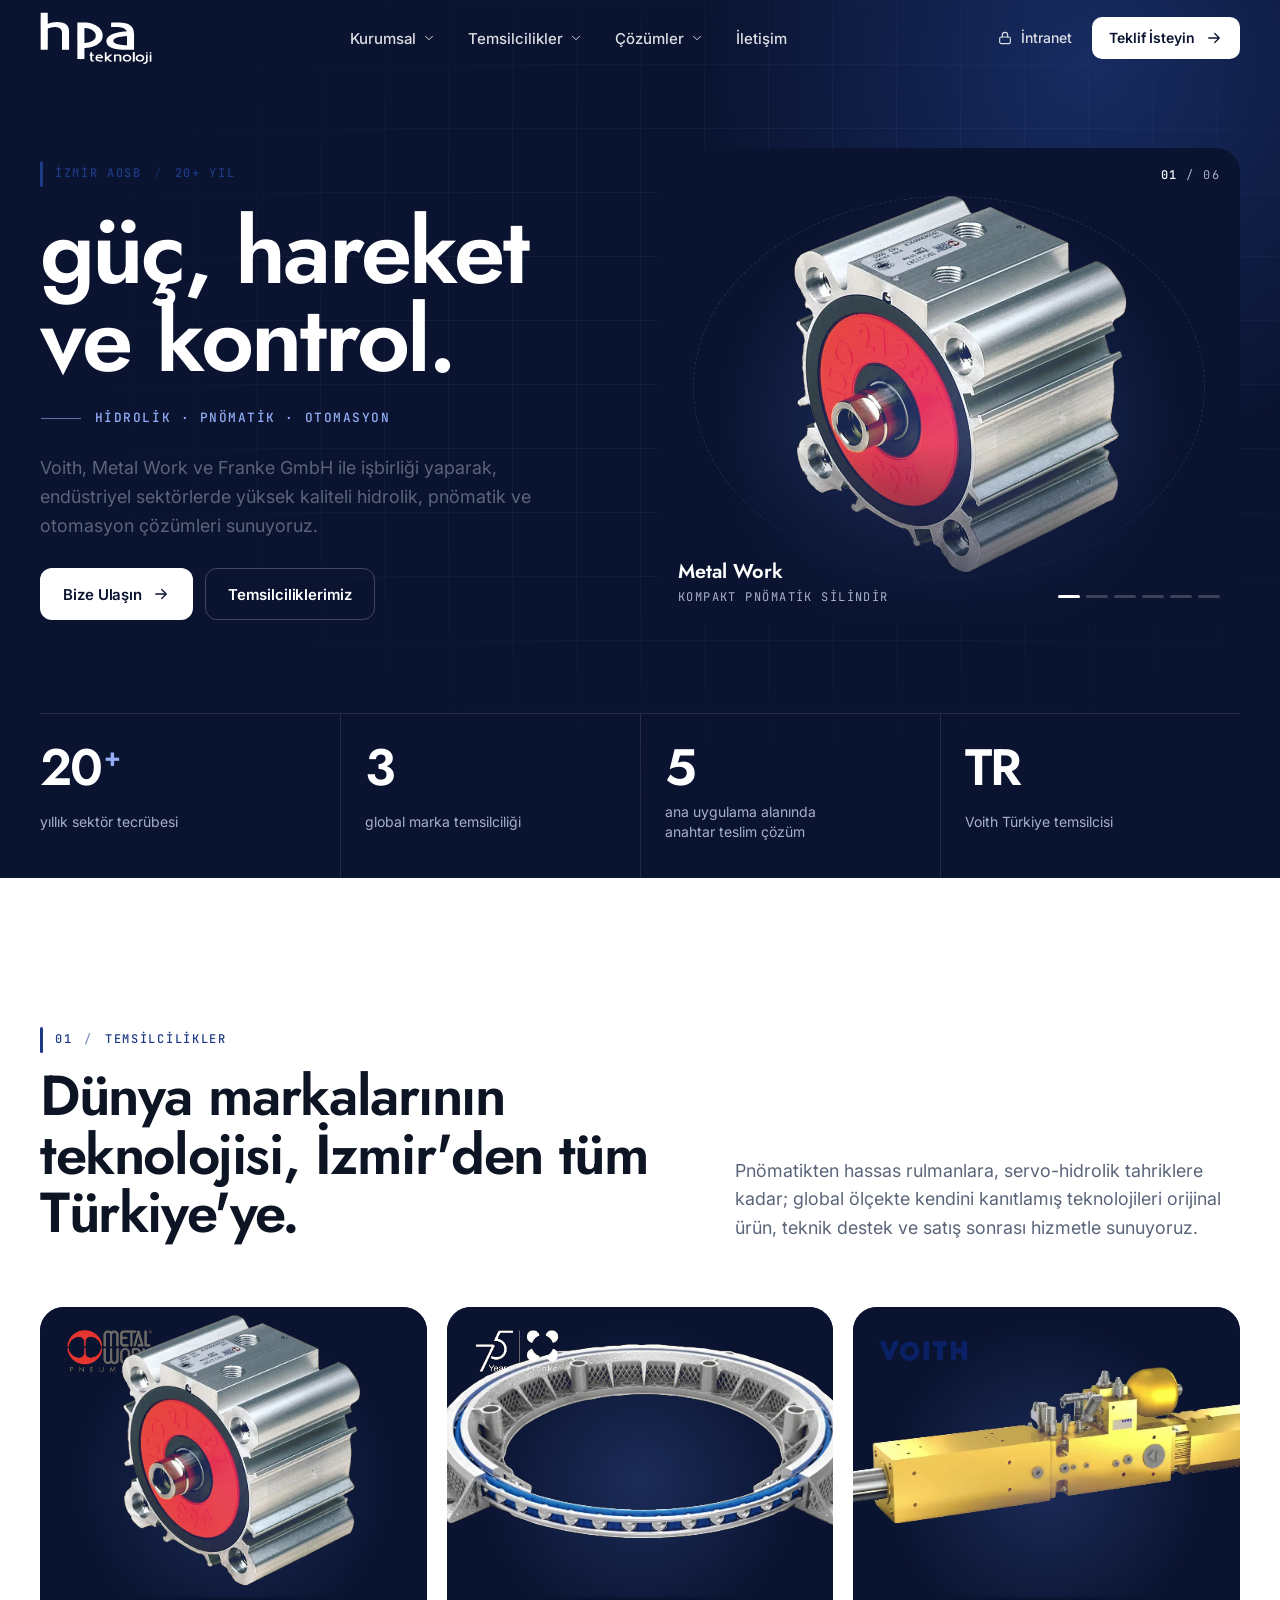
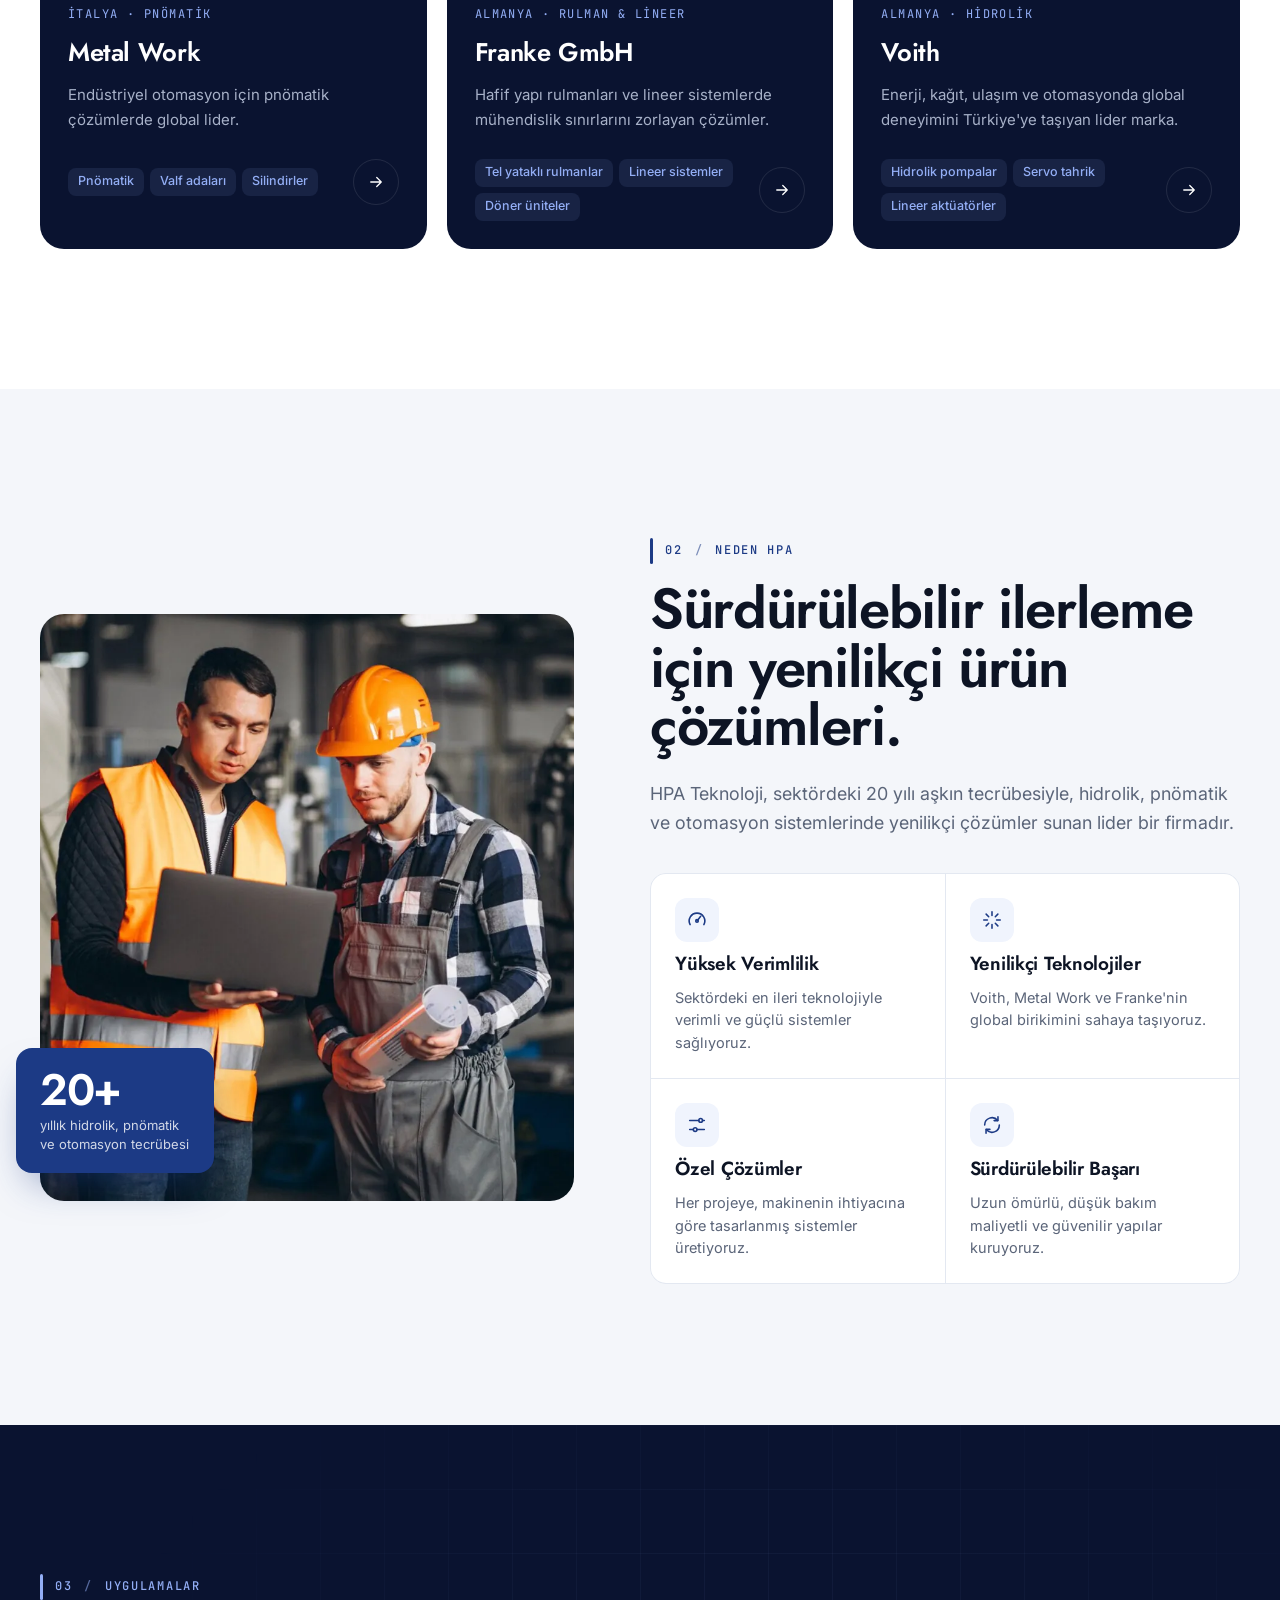
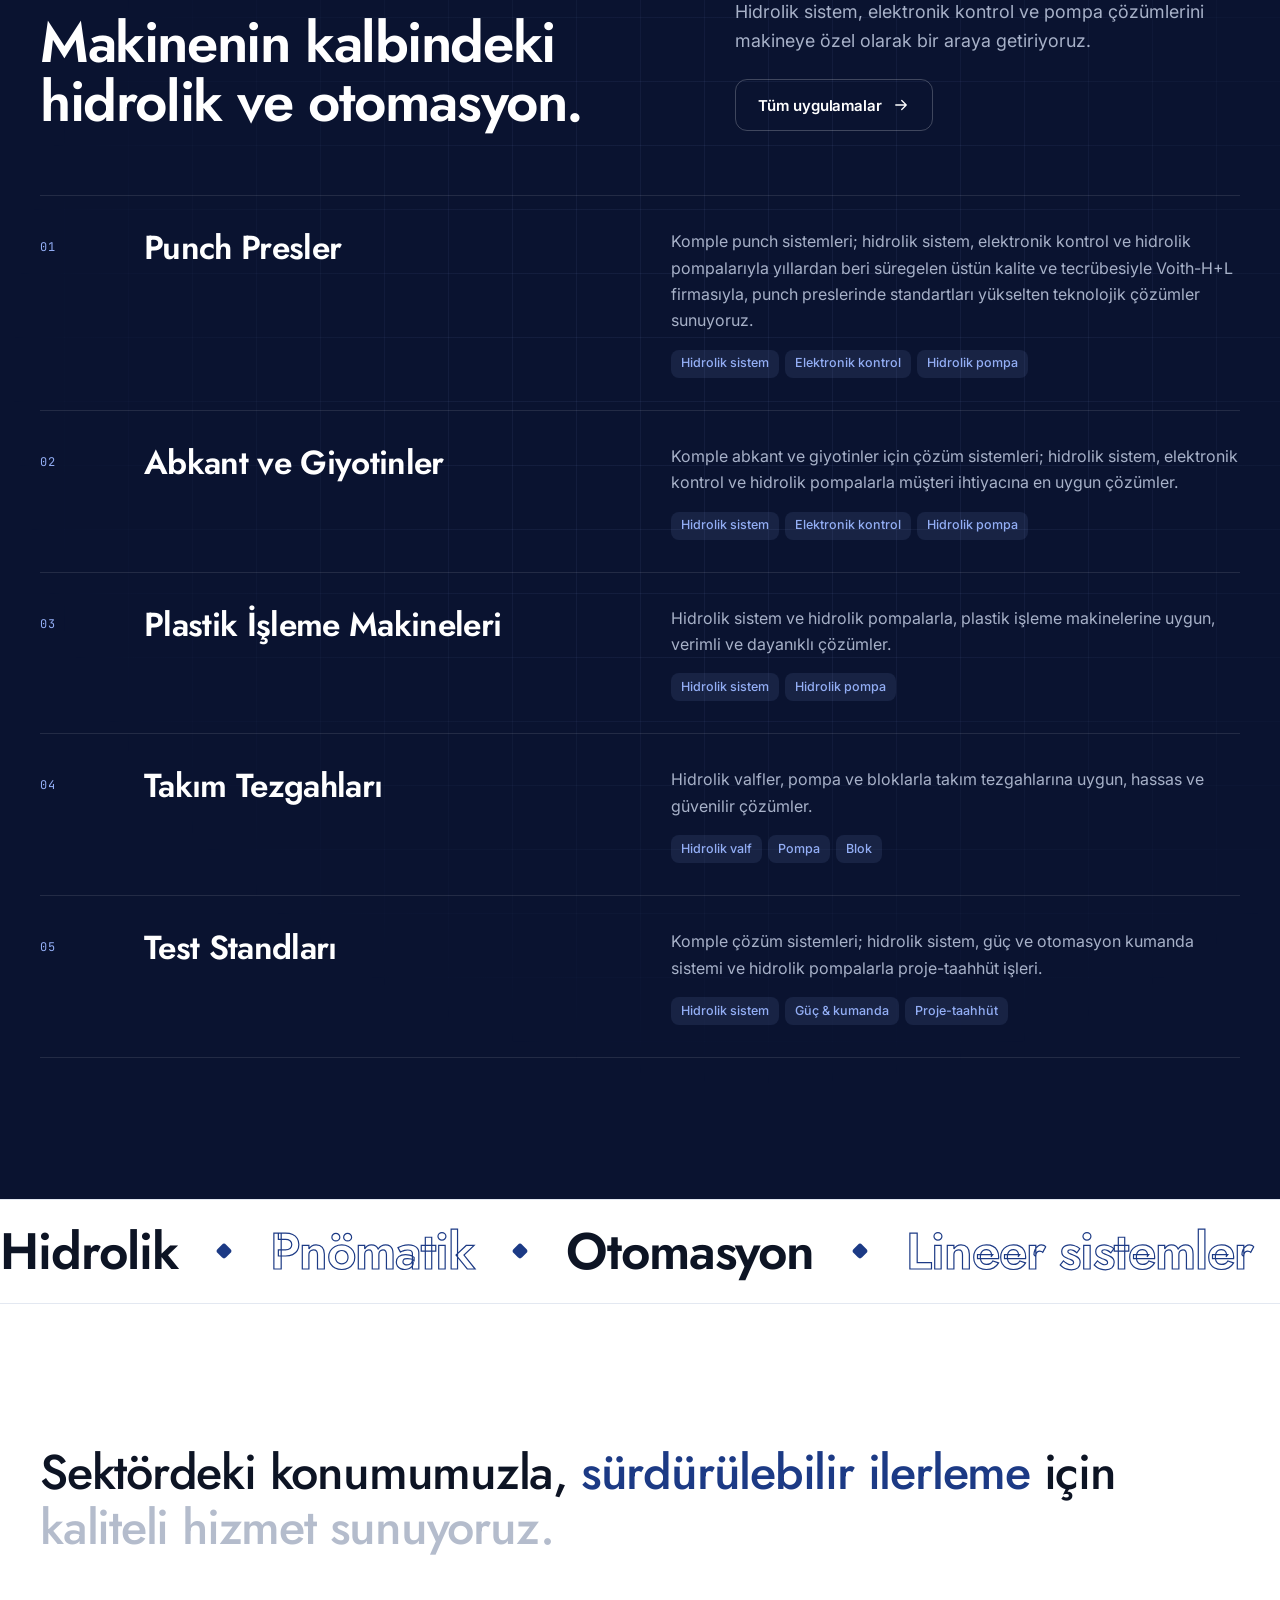
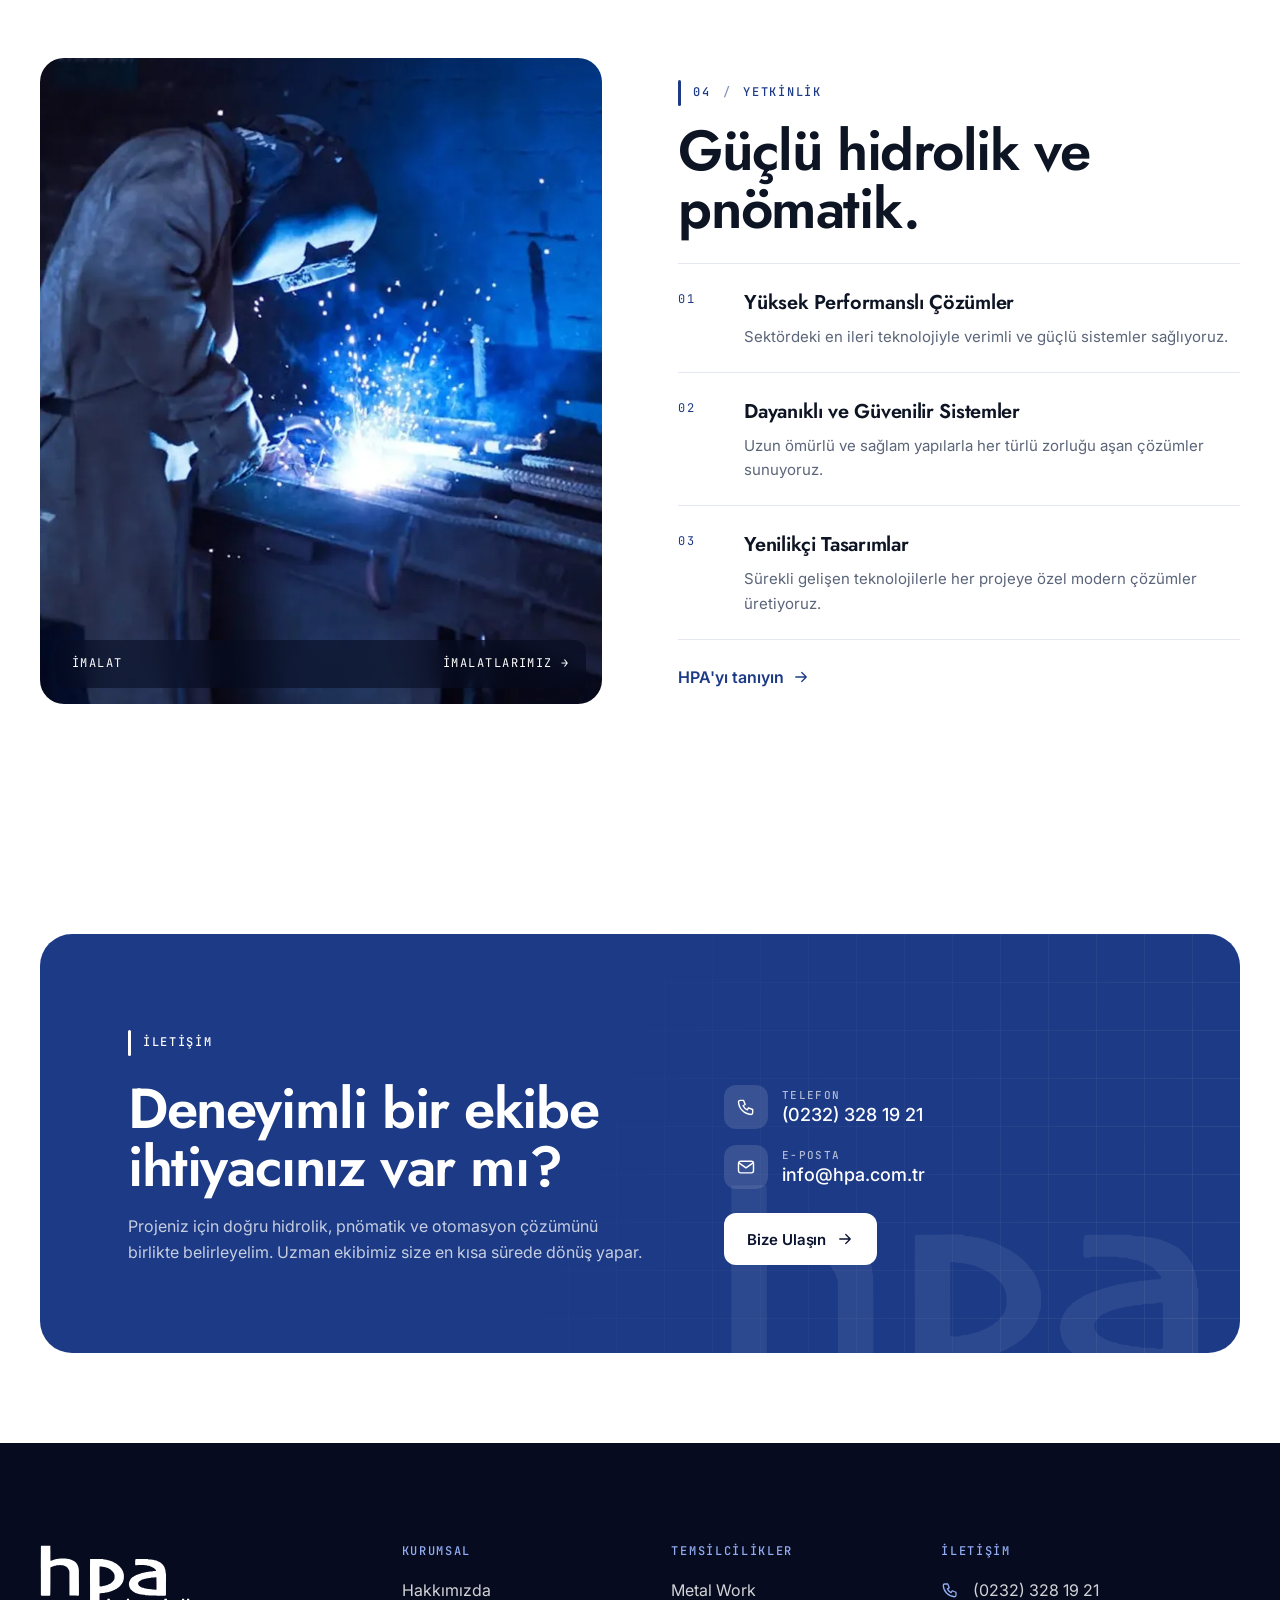
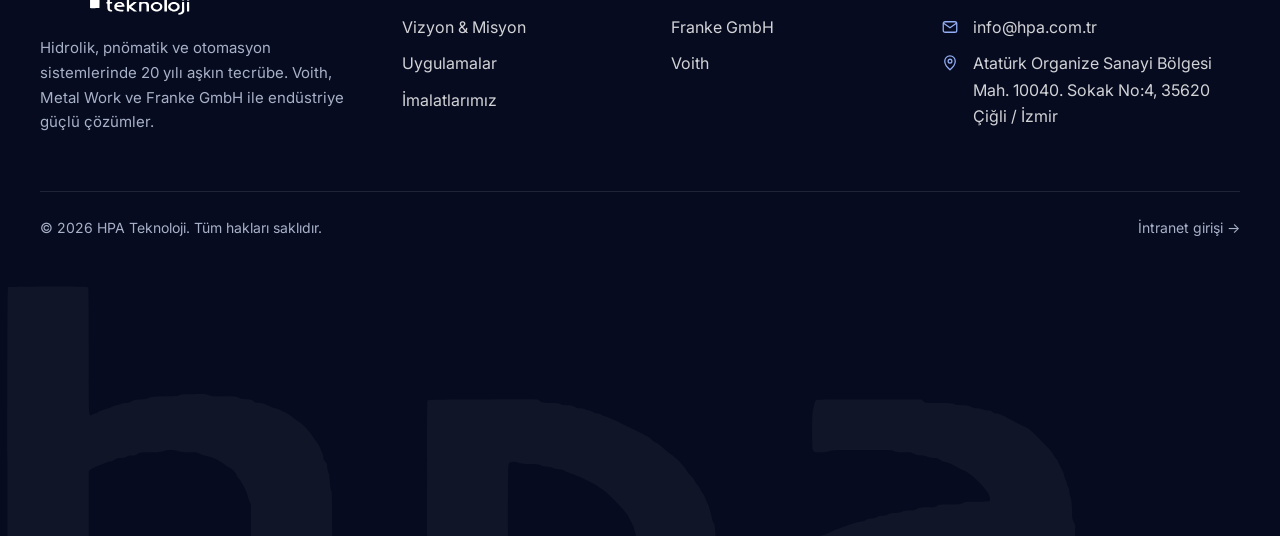
<file: hpa-website/index.html>
<!doctype html>
<html lang="tr" class="no-js">
<head>
<meta charset="utf-8">
<meta name="viewport" content="width=device-width, initial-scale=1">
<title>HPA Teknoloji — Hidrolik, Pnömatik ve Otomasyon Çözümleri</title>
<meta name="description" content="HPA Teknoloji; Voith, Metal Work ve Franke GmbH iş birliğiyle İzmir'den tüm Türkiye'ye hidrolik, pnömatik ve otomasyon çözümleri sunar.">
<meta name="theme-color" content="#0A1330">
<meta property="og:type" content="website">
<meta property="og:locale" content="tr_TR">
<meta property="og:site_name" content="HPA Teknoloji">
<meta property="og:title" content="HPA Teknoloji — Hidrolik, Pnömatik ve Otomasyon Çözümleri">
<meta property="og:description" content="HPA Teknoloji; Voith, Metal Work ve Franke GmbH iş birliğiyle İzmir'den tüm Türkiye'ye hidrolik, pnömatik ve otomasyon çözümleri sunar.">
<link rel="icon" href="assets/img/favicon.svg" type="image/svg+xml">
<link rel="preconnect" href="https://fonts.googleapis.com">
<link rel="preconnect" href="https://fonts.gstatic.com" crossorigin>
<link rel="stylesheet" href="https://fonts.googleapis.com/css2?family=Inter:wght@400;500;600&family=JetBrains+Mono:wght@500&family=Jost:wght@500;600&display=swap">
<link rel="stylesheet" href="assets/css/style.css">
<script>document.documentElement.classList.remove("no-js")</script>
<script type="application/ld+json">{"@context": "https://schema.org", "@type": "Organization", "name": "HPA Teknoloji", "url": "https://hpa.com.tr/", "email": "info@hpa.com.tr", "telephone": "+90 232 328 19 21", "address": {"@type": "PostalAddress", "streetAddress": "Atatürk Organize Sanayi Bölgesi Mah. 10040. Sokak No:4", "postalCode": "35620", "addressLocality": "Çiğli", "addressRegion": "İzmir", "addressCountry": "TR"}}</script>
</head>
<body>
<a class="skip-link" href="#icerik">İçeriğe geç</a>
<svg width="0" height="0" style="position:absolute" aria-hidden="true"><symbol id="hpa-logo" viewBox="41 16 363.3 171"><path fill="currentColor" fill-rule="evenodd" d="M378.5 184.8C379 184.6 379.7 184.5 380.4 184.5C381.2 184.5 381.7 184.4 382.1 184.2C382.5 184 383.1 183.8 383.5 183.8C385.6 183.4 388.7 180.8 389.8 178.5L390.3 177.3L390.3 166C390.3 155.8 390.3 154.8 390.1 154.5C389.8 154.2 389.5 154.2 387.6 154.2C385.6 154.2 385.5 154.2 385.3 154.5C385 154.9 385 156.1 385 165.1C385 174.8 385 175.3 384.7 175.7C384.5 175.9 384.2 176.4 384 176.8C383.6 177.7 381.8 179.6 381.1 179.8C380.9 179.9 380.4 180 380.2 180C379.9 180 379.5 180.2 379.2 180.3C378.8 180.6 378.3 180.7 377.6 180.7C376.9 180.8 376.6 180.9 376.4 181.1C376.1 181.5 376.1 184.4 376.3 184.8C376.6 185.3 377.3 185.3 378.5 184.8ZM401.8 177.1C402.5 176.9 402.5 176.7 402.5 165.5C402.5 155.1 402.5 154.8 402.2 154.5C401.9 154.2 401.6 154.2 399.7 154.2C397.9 154.2 397.5 154.2 397.3 154.4C397 154.7 397 155.9 397 165.6C397 171.7 397.1 176.7 397.1 176.8C397.2 176.9 397.4 177 397.6 177.1C398 177.2 401.1 177.2 401.8 177.1ZM215.6 176.9C215.8 176.7 215.8 176.3 215.8 175.3C215.8 173.6 215.7 173.3 214.4 173.3C213.2 173.3 211.6 172.7 210.8 171.9L210.2 171.3L210.2 165C210.1 157.3 209.9 158 212.9 158C215.7 158 215.7 158 215.8 156.1C215.9 154.2 215.9 154.2 213.3 154.2C211.4 154.2 210.6 154 210.3 153.6C210.2 153.5 210.2 151.9 210.2 150.2C210.2 145.9 210.4 146.2 207.1 146.2C205.2 146.2 204.5 146.2 204.4 146.4C204.2 146.5 204.2 147.9 204.1 150.1C204.1 153.5 204.1 153.5 203.7 153.8C203.5 154 203.1 154.2 202.8 154.2C201.8 154.2 201.6 154.5 201.6 155.8C201.5 157.4 201.7 157.7 202.8 157.9C203.3 158 203.8 158.2 203.9 158.3C204 158.5 204.1 159.8 204.2 164.1C204.2 169.1 204.3 169.8 204.5 170.2C204.7 170.5 204.8 171.1 204.8 171.5C204.8 172.7 205.1 173.1 206.6 174.6C208.1 176.2 208.6 176.5 209.4 176.5C209.8 176.5 210.4 176.7 210.8 176.8C211.7 177.3 215.2 177.3 215.6 176.9ZM242.2 176.9C243.1 176.5 243.3 175.9 243.3 174.6C243.3 172.8 242.9 172.5 241.2 173.1C240.4 173.3 240.3 173.3 239.2 173C238.4 172.8 237.7 172.7 236.2 172.7C234.6 172.7 234.3 172.6 233.5 172.2C233 172 232.4 171.8 232.2 171.8C231.4 171.8 228.4 170 227.9 169.2C227.7 168.9 227.4 168.5 227.1 168.1C226.4 167.3 226.3 166.9 226.7 166.5L227 166.1L236 166C243.4 165.9 245.2 165.9 245.4 165.7C245.9 165.3 245.8 162.9 245.3 162.2C245.1 161.8 244.8 161.3 244.8 161C244.3 158.6 242.7 156.8 239.7 155.2L237.7 154.2L234 154.2C230.7 154.2 230.2 154.2 229.8 154.5C229.5 154.7 228.9 154.9 228.4 155C226 155.5 223.3 157.9 221.9 160.9L221 162.7L221 165.5C221 169.4 221.2 170 223.4 172.2C224.7 173.5 225.1 173.8 226.3 174.4C227.1 174.8 227.9 175.2 228.2 175.4C228.4 175.5 228.8 175.7 229 175.7C229.3 175.7 230 175.8 230.5 176.1C231.2 176.4 231.8 176.5 232.6 176.5C233.3 176.5 233.9 176.6 234.4 176.8C235.3 177.3 241.4 177.3 242.2 176.9ZM256.6 176.8C256.8 176.5 256.8 175.9 256.8 173.3C256.8 171.4 256.9 170 257 169.8C257.4 169.1 258.3 169.5 260 171.1C260.7 171.7 261.5 172.3 261.9 172.5C262.3 172.7 262.8 173 263 173.2C263.2 173.5 263.9 173.9 264.4 174.2C264.9 174.5 265.7 175.1 266.1 175.4C266.5 175.8 267.2 176.3 267.7 176.6L268.6 177.2L272 177.1C275.1 177.1 275.4 177.1 275.5 176.8C275.6 176.3 274.7 175.4 274 175.2C273.6 175 273 174.6 272.4 174C271.8 173.4 271.1 172.9 270.8 172.8C270.5 172.7 269.6 172 268.9 171.4C268.2 170.7 267.3 170.1 267.1 169.9C266.8 169.8 266 169.2 265.5 168.7C264.9 168.2 264 167.5 263.4 167.1C262.2 166.3 262 166.1 262 165.6C262 165.2 262.9 164.4 264.4 163.5C264.9 163.2 265.8 162.5 266.2 161.9C266.8 161.3 267.4 160.7 267.9 160.5C268.4 160.3 269.3 159.6 270.2 158.8C270.9 158 271.9 157.2 272.3 157C273.2 156.6 274.8 155.1 274.8 154.7C274.8 154.2 274.5 154.2 271.2 154.2L268 154.2L267.3 154.7C266.9 155.1 266.3 155.4 265.9 155.6C265.6 155.8 264.7 156.5 263.9 157.3C263.2 158 262.2 158.8 261.9 158.9C261.6 159.1 260.6 159.8 259.8 160.6C258.6 161.7 258.2 162 257.9 162C256.8 162 256.8 162.2 256.8 154.2C256.8 145.3 257.1 146.2 254.1 146.2C252.6 146.2 252 146.2 251.7 146.4C251.4 146.6 251.4 147 251.4 161.7C251.4 176.3 251.4 176.7 251.7 176.9C252 177.1 252.6 177.2 254.2 177.2C256.2 177.2 256.3 177.2 256.6 176.8ZM286.3 176.9C286.6 176.7 286.6 176.4 286.6 168.1C286.7 158.4 286.6 158.9 287.9 158.8C288.3 158.8 288.8 158.6 289.1 158.4C289.6 158 291.5 157.9 295.5 158C296.2 158 298.6 160.2 298.8 161.1C298.9 161.5 299 164.7 299 169.2C299 175.7 299 176.7 299.3 176.9C299.7 177.3 304.3 177.3 304.7 176.9C305.2 176.5 305.2 160.8 304.7 159.7C304.5 159.3 304.3 158.7 304.2 158.3C304.1 157.3 302.4 155.5 300.8 154.7L299.6 154.2L294.7 154.2L289.8 154.2L289.1 154.6C288.2 155.1 287.6 155.1 286.8 154.6C286.1 154.2 285.9 154.2 284 154.2C282.4 154.2 281.8 154.2 281.6 154.4C281.3 154.6 281.2 154.9 281.2 165.7C281.2 176.4 281.3 176.7 281.6 176.9C282 177.3 285.8 177.3 286.3 176.9ZM326.2 176.8C326.6 176.6 327.1 176.5 327.6 176.5C328.1 176.5 328.6 176.4 328.9 176.3C329.1 176.1 329.6 175.9 329.9 175.8C330.3 175.7 330.7 175.5 330.9 175.3C331.1 175.2 331.5 174.9 331.8 174.8C332.2 174.6 333.1 173.8 333.9 173C335.3 171.6 335.6 171.2 336.3 169.6L337.2 167.8L337.2 165.8C337.2 164.1 337.2 163.6 336.9 162.8C336.7 162.3 336.5 161.7 336.4 161.3C336.3 160.8 335.9 160.3 334 158.5C331.9 156.4 331.6 156.2 330.3 155.6C329.5 155.3 328.6 155 328.3 155C328 155 327.4 154.8 327 154.6C326.2 154.2 326.1 154.2 323.3 154.2C320.7 154.2 320.4 154.2 319.9 154.5C319.6 154.7 319 154.9 318.6 154.9C318.2 155 317.1 155.4 316.1 155.9C314.3 156.8 314.1 157 312.2 158.9C310.3 160.8 310.2 161 310.1 161.8C310 162.2 309.8 162.9 309.6 163.2C309.1 164.2 309.2 167.1 309.8 168.5C310 169.1 310.4 169.8 310.6 170C310.8 170.2 311 170.7 311.1 171C311.3 171.3 311.9 172.2 312.7 173C313.9 174.3 314.3 174.5 316.1 175.5C317.8 176.3 318.4 176.5 319 176.5C319.4 176.5 320.1 176.7 320.5 176.8C321.6 177.3 325.2 177.3 326.2 176.8ZM348.1 176.9L348.5 176.7L348.5 161.7L348.5 146.7L348.1 146.4C347.6 146.1 343.1 146.1 342.6 146.4C342.3 146.6 342.2 147 342.2 161.7C342.2 176.3 342.3 176.7 342.6 176.9C343.1 177.3 347.6 177.3 348.1 176.9ZM368.2 176.8C368.6 176.6 369.1 176.5 369.6 176.5C370.1 176.5 370.6 176.4 371 176.2C371.3 176 371.6 175.8 371.7 175.8C372.3 175.8 374.4 174.3 376.1 172.6C377.7 171.1 378.1 170.5 378.6 169.6L379.2 168.3L379.2 165.7C379.2 163.6 379.1 162.9 378.9 162.4C378.6 161.7 377.9 160.5 377.2 159.6C377 159.2 376.6 158.6 376.4 158.3C376.2 158 375.7 157.6 375.2 157.3C374.7 157.1 374.2 156.7 374 156.6C373.8 156.3 373.2 156 372.8 155.8C372.4 155.7 371.9 155.4 371.7 155.2C371.4 155.1 371.1 155 370.8 155C370.6 155 370 154.8 369.5 154.6C368.7 154.2 368.5 154.2 365.5 154.2C362.5 154.2 362.3 154.2 361.5 154.6C361 154.8 360.4 155 360.2 155C360 155 359.4 155.2 358.9 155.5C358.5 155.7 357.7 156.1 357.2 156.3C356.2 156.6 353.5 159.2 353 160.2C352.8 160.6 352.5 161.2 352.4 161.5C351.2 163.8 350.9 166.5 351.6 167.9C351.8 168.3 352 168.8 352 169C352 169.3 352.2 169.7 352.4 170C352.6 170.2 352.9 170.7 353.1 171.1C353.3 171.8 355.2 173.8 355.9 174C356.2 174.1 356.8 174.5 357.2 174.9C358 175.5 360.3 176.5 361.2 176.5C361.4 176.5 362 176.7 362.4 176.8C363.4 177.3 367.2 177.3 368.2 176.8ZM321.3 172.4C321 172.2 320.5 172 320.2 171.9C318.1 171.5 316.2 169.9 315.7 168.3C315.6 167.8 315.3 167.2 315.1 166.9C314.4 165.7 315 163 316.6 161.4C317.4 160.4 318.4 159.7 318.9 159.7C319.1 159.7 319.7 159.5 320.2 159.2C321 158.8 321.2 158.8 323.4 158.8C325.3 158.8 325.7 158.9 326.3 159.2C326.7 159.3 327.3 159.6 327.7 159.7C328.9 160 330.8 161.9 331.4 163.4C332 164.9 332 166.9 331.4 168.1C330.7 169.4 329.2 170.8 328.1 171.4C325.2 172.6 325.1 172.7 323.5 172.7C322.3 172.7 321.8 172.6 321.3 172.4ZM363.1 172.2C362.7 172 362.2 171.8 361.9 171.8C361.3 171.8 360.7 171.4 359.1 170C358.2 169 357.8 168.6 357.6 167.9C357.4 167.5 357.2 166.8 357 166.5C356.7 165.6 356.7 165.1 357.5 163.5C357.9 162.7 358.2 161.9 358.2 161.9C358.2 161.6 359.5 160.3 359.8 160.3C359.9 160.3 360.6 160 361.4 159.6L362.9 158.8L365.5 158.8L368.2 158.8L369.3 159.4C370.5 160 372.9 162.2 373.4 163.1C373.8 164 373.8 166.9 373.3 168C372.7 169.3 371.2 170.8 369.7 171.4C369 171.8 368.2 172.2 368 172.3C367.2 172.9 364 172.8 363.1 172.2ZM184.9 168.9C185.2 168.6 185.2 167.2 185.2 151.1C185.2 134.2 185.3 133.7 185.6 133.3C185.8 133 186.1 133 187.7 133C189.2 133 189.5 133 190.1 132.6C190.7 132.2 190.8 132.2 193.9 132.2C196.9 132.2 197.1 132.1 198 131.8C198.7 131.4 199.1 131.3 200.5 131.3C202 131.3 202.3 131.3 203 130.9C203.5 130.6 204 130.5 204.7 130.5C205.3 130.5 205.9 130.4 206.3 130.2C206.6 130 207.3 129.8 207.8 129.8C208.4 129.7 209.1 129.6 209.4 129.4C209.8 129.2 210.4 129 210.8 129C211.2 128.9 211.7 128.7 211.9 128.5C212.2 128.3 212.8 128.1 213.3 128C215.8 127.3 216.5 127 217.6 126.5C218.2 126.1 219 125.8 219.4 125.8C220.1 125.6 221.9 124.7 222.9 123.9C223.3 123.6 224.2 123.1 224.9 122.8C225.7 122.4 226.4 122 226.7 121.8C226.9 121.5 227.4 121.2 227.8 121C228.2 120.8 228.8 120.5 229.1 120.2C229.4 119.9 230 119.5 230.4 119.2C231.6 118.6 237.2 113 237.7 112C237.9 111.6 238.3 111 238.7 110.5C239.1 110.1 239.5 109.5 239.7 109.1C239.9 108.7 240.2 108.3 240.3 108.1C240.5 107.9 240.9 107.2 241.1 106.6C241.4 105.9 241.8 105.2 242 104.8C242.2 104.5 242.3 104.1 242.3 104C242.3 103.8 242.5 103.2 242.7 102.7C242.8 102.2 243 101.5 243 101.2C243 101 243.2 100.3 243.4 99.9C243.9 99.1 243.9 98.9 244.1 96.2C244.2 92.5 244.2 92.2 244.1 88.7C243.9 86 243.9 85.7 243.5 85.2C243.3 84.9 243.1 84.2 243 83.6C242.9 83 242.7 82.3 242.6 81.9C242.5 81.5 242.3 81.1 242.3 80.9C242.3 80.8 242.2 80.4 242 80C241.8 79.7 241.5 78.9 241.2 78.3C241 77.7 240.7 77.1 240.5 76.9C240.3 76.7 240.1 76.3 239.9 76C239.8 75.6 239.4 75 239.1 74.6C238.8 74.2 238.3 73.6 238.2 73.3C238 72.9 237.5 72.2 237 71.8C236.5 71.3 236 70.6 235.8 70.2C235.3 69.2 232.2 66 231.1 65.5C230.6 65.2 229.9 64.7 229.5 64.2C229.1 63.8 228.2 63.1 227.6 62.7C226.9 62.3 226.2 61.8 226 61.6C225.5 61.1 224.8 60.7 222.6 59.6C221.7 59.1 220.7 58.6 220.4 58.5C218.7 57.5 213.3 55 212.9 55C212.6 55 212.2 54.9 211.9 54.7C211.7 54.5 211.1 54.3 210.7 54.2C210.3 54.2 209.6 54 209.2 53.7C208.9 53.5 208.4 53.3 208.2 53.3C207.9 53.3 207.4 53.2 207 53C206.6 52.8 205.9 52.7 205.4 52.7C204.8 52.7 204.4 52.5 203.9 52.2C203.3 51.9 203.1 51.8 201.8 51.8C200.7 51.8 200.3 51.8 200 51.5C199.7 51.3 199.1 51.2 197.1 51.2C194.9 51.1 194.7 51 194.3 50.7C194.1 50.5 193.7 50.3 193.5 50.2C193.3 50.1 186.2 50.1 177.8 50.2C164.4 50.2 162.5 50.3 162.3 50.5C162.2 50.7 162.2 72.8 162.2 109.6C162.2 168.3 162.2 168.5 162.5 168.8C162.8 169.2 163.1 169.2 173.7 169.2C184.1 169.2 184.6 169.2 184.9 168.9ZM232.7 162C227.1 161.9 227.2 161.9 227.8 160.6C228.1 160 228.3 159.8 229.8 158.9L231.5 158L233.5 158C235.4 158 235.5 158 236.6 158.6C238.4 159.5 239.6 160.8 239.2 161.5C239 161.9 238.3 162.2 237.9 162.1C237.7 162.1 235.4 162.1 232.7 162ZM389.9 150.3C390.3 149.9 390.3 149.7 390.3 148.3C390.3 146.2 390.3 146.2 387.6 146.2C385 146.2 384.9 146.2 385 148.4C385.1 150.6 385.2 150.7 387.7 150.7C389.4 150.7 389.5 150.6 389.9 150.3ZM401.7 150.5C402 150.4 402.2 150.1 402.4 149.7C402.6 149 402.5 146.8 402.2 146.5C402.1 146.3 401.3 146.2 399.8 146.2C396.9 146.1 396.9 146.1 397 148.5C397.1 150.7 397.1 150.7 399.5 150.7C400.5 150.7 401.5 150.6 401.7 150.5ZM65.8 138.3C66.1 138 66.1 137.1 66.2 104.2L66.2 70.5L66.8 70C67.1 69.8 68 69.3 68.8 69C69.6 68.7 70.6 68.3 70.9 68.2C71.3 68 71.9 67.8 72.2 67.8C72.6 67.8 73 67.7 73.5 67.3C74.1 66.9 74.4 66.8 75.2 66.8C75.8 66.8 76.3 66.7 76.8 66.5C77.2 66.2 77.7 66.1 78.4 66.1C79.1 66.2 79.4 66.1 80 65.7C80.6 65.3 80.6 65.2 83.8 65.2C86.3 65.1 87 65 87.5 64.8C88.3 64.4 90.5 64.4 91.4 64.8C91.9 65 92.9 65.1 94.6 65.2C96.8 65.2 97.2 65.3 97.7 65.6C98 65.8 98.6 66 99 66.1C100.1 66.2 102.2 67 102.8 67.4C103 67.6 103.4 67.8 103.6 67.9C103.8 68 104.3 68.3 104.7 68.6C105.1 68.9 105.8 69.4 106.2 69.6C107 70 108.2 71.3 108.2 71.8C108.2 71.9 108.5 72.3 108.8 72.7C109.7 73.6 111.3 76.8 111.4 77.9C111.5 78.3 111.7 79 111.9 79.3L112.2 79.9L112.3 109C112.4 136.5 112.4 138 112.7 138.3C113 138.6 113.7 138.6 123.7 138.6C134.4 138.7 134.4 138.7 134.9 138.3L135.3 138L135.3 107.3C135.3 77.1 135.3 76.6 135 76C134.8 75.5 134.7 74.9 134.6 73.5C134.6 72.3 134.5 71.6 134.3 71.2C134.1 70.9 134 70.2 133.9 69.6C133.9 68.7 133.8 68.5 133.4 67.9C132.9 67.5 132.8 67.2 132.8 66.6C132.8 65.8 131.3 62.6 130.5 61.8C130.3 61.5 129.8 60.8 129.4 60.2C128.7 59 127 57.3 125.6 56.4C125 56.1 124.3 55.5 124 55.2C123.1 54.4 120.4 53 119.1 52.7C118.7 52.6 118 52.4 117.7 52.2C117.4 52 117 51.8 116.8 51.8C116.7 51.8 116.4 51.7 116.2 51.5C115.9 51.4 115.3 51.2 114.5 51.1C113.5 51.1 113.2 51 112.9 50.6C112.5 50.2 112.2 50.2 110.9 50.1C109.8 50.1 109.2 50 108.8 49.7C108.1 49.4 107.8 49.3 104.6 49.3C101.4 49.3 101 49.3 100.3 49C99.6 48.7 99.3 48.6 96 48.7C93 48.7 92.4 48.7 91.9 49C91.5 49.2 90.8 49.3 87.7 49.3C84.4 49.4 83.8 49.5 83.3 49.7C82.9 50 82.3 50.1 81 50.2C79.5 50.2 79.1 50.3 78.4 50.7C77.9 51 77.4 51.2 76.8 51.2C76.3 51.2 75.7 51.3 75.3 51.5C75 51.7 74.4 51.8 74.1 51.8C73.8 51.8 73.3 52 73 52.1C72.7 52.3 71.8 52.7 71 52.9C70.2 53.1 69.3 53.5 69 53.7C68.7 54 68 54.3 67.5 54.4C66 55 66.2 56.7 66.2 36.5C66.2 22.4 66.1 18.7 66 18.4C65.8 18.2 65 18.1 54.6 18.1C46.9 18.2 43.4 18.2 43.3 18.3C43.1 18.5 43.1 36.2 43.1 78.3L43.1 138L43.5 138.3C43.9 138.7 44.3 138.7 54.7 138.7C65.4 138.7 65.5 138.7 65.8 138.3ZM345.7 138.3L346.1 138L346.1 112L346.2 86L345.8 85C345.4 84.2 345.3 83.8 345.3 81.5C345.2 79.3 345.1 78.8 344.9 78C344.7 77.6 344.5 76.8 344.5 76.4C344.5 75.9 344.4 75.4 344.2 75.1C344 74.8 343.8 74.3 343.8 73.9C343.7 73.6 343.5 73.1 343.4 72.9C343.3 72.7 343.1 72.1 343 71.6C342.9 71 342.6 70.3 342.3 69.9C342.1 69.4 341.7 68.7 341.5 68.3C341.4 67.8 341 67.2 340.6 66.8C340.3 66.4 339.9 65.8 339.7 65.4C339.5 65 338 63.4 336.3 61.7C333.4 58.7 333.2 58.6 331.6 57.8C330.7 57.4 329.6 56.9 329.3 56.7C329 56.5 328.3 56.1 327.8 55.9C327.3 55.7 326.7 55.4 326.5 55.2C325.6 54.7 324.2 54.2 323.8 54.2C323.6 54.2 323.1 54 322.8 53.8C322.4 53.4 322.1 53.3 321.4 53.3C320.9 53.3 320.1 53.2 319.7 53C319.2 52.8 318.5 52.7 318.1 52.7C317.7 52.7 317 52.5 316.5 52.2C315.7 51.9 315.3 51.8 313.9 51.8C312.7 51.8 312.2 51.8 311.8 51.5C311.3 51.3 310.6 51.2 307.4 51.2L303.6 51.1L303 50.6L302.5 50.2L287.7 50.2C276.1 50.2 272.8 50.2 272.6 50.4C272.5 50.5 272.3 50.9 272.2 51.3C272.1 51.8 271.9 52.5 271.8 53.1C271.6 53.9 271.5 55 271.5 59.1C271.5 64.1 271.6 64.7 272.1 65C272.5 65.3 275.6 65.2 276.5 64.8C277.3 64.5 277.7 64.5 285.6 64.5C293.4 64.5 293.9 64.5 294.7 64.8C295.3 65.1 295.9 65.2 297.4 65.2C299.1 65.2 299.5 65.2 300.4 65.6C301 65.9 301.8 66 302.6 66.1C303.3 66.1 304.1 66.3 304.5 66.5C305 66.7 305.6 66.8 306.2 66.8C306.9 66.8 307.2 66.9 307.8 67.3C308.1 67.6 308.7 67.8 309.1 67.9C309.7 68 310.6 68.3 311.9 69C312.3 69.2 312.9 69.5 313.2 69.7C313.6 69.9 314.2 70.2 314.5 70.3C314.8 70.5 315.5 70.8 315.9 71.1C317.1 71.7 320.8 75.4 321.5 76.8C322 77.9 322.1 78.6 321.8 79C321.7 79.1 320.6 79.2 318.3 79.2C315.1 79.2 315 79.2 314.3 79.6C313.5 80 313.4 80 310.5 80C307.7 80 307.6 80 306.9 80.4C306.3 80.8 306.1 80.8 304.3 80.8C302.7 80.8 302.3 80.9 301.4 81.2C300.7 81.6 300.1 81.7 299.2 81.7C298.2 81.7 297.7 81.8 297.2 82C296.8 82.3 296.2 82.4 295.2 82.4C294 82.4 293.6 82.5 293.1 82.8C292.7 83.1 292.3 83.2 291.6 83.2C290.9 83.2 290.5 83.3 290 83.5C289.6 83.8 289 84 288.3 84C287.6 84.1 287 84.2 286.7 84.5C286.4 84.7 285.8 84.9 285.2 84.9C284.3 85 282.7 85.5 281.5 86C281.2 86.1 280.1 86.5 279.2 86.8C278.2 87.1 277.3 87.5 277.2 87.6C276.9 87.9 274.5 88.8 274.2 88.8C274 88.8 273.6 89 273.2 89.2C272.9 89.4 272.4 89.7 272.1 89.8C271.8 89.9 271.2 90.3 270.8 90.6C270.4 90.9 269.5 91.5 268.8 91.8C268 92.2 267.2 92.7 267 93C266.8 93.2 266.3 93.5 265.9 93.7C265 94 260.6 98.4 260.3 99.2C260.1 99.5 259.7 100.2 259.4 100.7C258.7 101.5 258 103 258 103.5C258 103.7 257.8 104 257.6 104.4C257.2 104.9 257.1 105.4 257 106.2C256.9 106.9 256.8 107.7 256.6 108C256.2 108.8 256.2 112.7 256.7 113.7C256.9 114.1 257 114.8 257 115.3C257 115.9 257.1 116.5 257.4 116.9C257.5 117.3 257.9 118.2 258.2 119C258.5 119.8 258.9 120.7 259.1 121C259.3 121.3 259.5 121.7 259.6 121.9C259.8 122.5 265 127.7 265.7 128C266 128.1 266.5 128.4 266.8 128.7C267 128.9 267.7 129.4 268.2 129.7C270.3 130.8 272.8 132 273.2 132.1C273.8 132.2 276 133.2 276.4 133.4C276.6 133.5 277.2 133.7 277.7 133.8C278.2 133.9 278.8 134.2 279.1 134.3C279.4 134.6 279.9 134.7 280.4 134.7C280.9 134.7 281.5 134.8 281.9 135C282.3 135.2 282.9 135.3 283.4 135.3C284 135.3 284.6 135.5 285.2 135.8C285.9 136.1 286.3 136.2 287.6 136.2C288.8 136.2 289.3 136.2 289.7 136.5C290.1 136.7 290.8 136.8 292.6 136.8C294.8 136.9 295 136.9 295.6 137.4L296.3 137.8L299.8 137.8C302.6 137.8 303.6 137.9 304.1 138.1C304.4 138.2 305 138.4 305.2 138.5C305.5 138.6 314.6 138.6 325.5 138.7C344.8 138.7 345.3 138.7 345.7 138.3ZM318.4 123.9C317.5 123.5 317.4 123.5 313.4 123.5C309.9 123.5 309.3 123.5 308.5 123.2C307.8 122.9 307.1 122.8 305.1 122.8C302.6 122.8 302.6 122.8 301.9 122.4C301.3 122 301.1 121.9 299.4 121.8C298 121.8 297.3 121.7 296.9 121.5C296.6 121.3 296.1 121.2 295.5 121.2C294.6 121.2 294.4 121.1 293.9 120.7C293.4 120.2 293.2 120.2 292.4 120.2C291.8 120.2 291.1 120 290.7 119.8C290.3 119.7 289.8 119.5 289.5 119.5C289.2 119.5 288.5 119.2 287.8 118.8C287.1 118.5 286.3 118.2 286 118.1C285.7 118 285.2 117.8 284.9 117.5C284.6 117.2 283.9 116.8 283.3 116.6C281.4 115.8 279.9 113.9 278.9 111.1C278.5 109.9 278.5 109.2 279.1 107.4C279.6 106 279.7 105.7 281 104.4C282.3 103.1 283.8 102 284.9 101.7C285.2 101.6 286 101.2 286.6 100.9C288.2 99.9 288.4 99.8 288.8 99.8C289 99.8 289.5 99.7 289.8 99.5C290.1 99.3 290.8 99.2 291.2 99.1C291.6 99 292.1 98.8 292.4 98.7C292.7 98.5 293.3 98.3 293.8 98.2C294.3 98.2 295.2 98 295.8 97.8C296.4 97.6 297.2 97.5 297.5 97.5C298 97.5 298.4 97.4 298.7 97.1C299.2 96.8 299.5 96.7 301.2 96.7C302.4 96.6 303.2 96.5 303.5 96.3C303.8 96.2 304.7 96.1 306.5 96C309 95.9 309.1 95.9 309.8 95.5L310.4 95L314 95C317.3 95 317.7 95 318.5 94.7C319.4 94.3 321.5 94.1 322.3 94.3C323.2 94.5 323.2 94.4 323.2 109.5L323.2 123.5L322.8 123.9C322.1 124.5 319.7 124.5 318.4 123.9ZM186 116.2C185.7 116.1 185.5 115.8 185.4 115.6C185.2 115.3 185.2 109 185.2 91.9C185.2 69.8 185.2 68.7 185.5 68.3C185.9 67.8 187.1 67.7 188.4 68.2C189.3 68.4 189.9 68.5 191.5 68.5C193.2 68.5 193.7 68.6 194.3 68.8C194.8 69.1 195.6 69.2 196.4 69.3C197.2 69.4 197.9 69.5 198.1 69.7C198.2 69.8 198.9 69.9 199.6 70C200.4 70.1 201 70.2 201.3 70.5C201.5 70.6 202.5 71 203.3 71.3C205.4 72 210.1 74.3 210.9 75C211.3 75.4 211.9 75.7 212.2 75.9C213 76.2 218.5 81.8 219.2 83.1C220.3 85.2 221 86.5 221 86.9C221 87.2 221.2 87.6 221.3 88C221.8 89 221.8 96.5 221.3 97.6C221.2 98 221 98.6 221 98.8C221 99.1 220.8 99.5 220.6 99.8C220.3 100.1 220.1 100.6 219.9 101C219.8 101.5 219.3 102.1 218.8 102.7C218.3 103.2 217.8 103.8 217.7 104C217.5 104.7 216.2 106.1 215.4 106.5C214.9 106.7 214.1 107.4 213.5 107.9C212.9 108.5 212.2 109 212.1 109C211.8 109 210.4 109.8 209.1 110.7C208.7 110.9 208 111.2 207.6 111.3C206.7 111.6 205.3 112.2 204.7 112.7C204.5 112.8 204 113 203.5 113.1C203.1 113.2 202.5 113.3 202.2 113.5C201.9 113.7 201.4 113.8 201.2 113.8C200.9 113.8 200.3 114 199.9 114.2C199.3 114.5 198.7 114.7 198.2 114.7C197.9 114.7 197.2 114.8 196.8 115C196.2 115.3 195.7 115.3 194.4 115.3C192.8 115.3 192.6 115.4 191.8 115.8C191 116.2 190.8 116.2 188.7 116.3C187.4 116.3 186.2 116.2 186 116.2Z"/></symbol></svg>
<header class="site-header">
  <div class="container site-header__inner">
    <a class="brand" href="index.html" aria-label="HPA Teknoloji — Anasayfa"><svg viewBox="0 0 363.3 171" aria-hidden="true"><use href="#hpa-logo" width="363.3" height="171"/></svg></a>
    <nav class="nav" aria-label="Ana menü">
      <ul class="nav__list">
        <li class="nav__item"><a class="nav__link" href="kurumsal.html" aria-haspopup="true">Kurumsal<svg viewBox="0 0 24 24" fill="none" stroke="currentColor" stroke-width="1.7" stroke-linecap="round" stroke-linejoin="round" aria-hidden="true"><path d="m6 9 6 6 6-6"/></svg></a><div class="dropdown"><a href="kurumsal.html"><strong>Hakkımızda</strong><span>20+ yıllık hidrolik, pnömatik ve otomasyon deneyimi</span></a><a href="kurumsal.html#vizyon-misyon"><strong>Vizyon &amp; Misyon</strong><span>Geleceğin endüstriyel dönüşümüne yön vermek</span></a></div></li>
        <li class="nav__item"><a class="nav__link" href="metal-work.html" aria-haspopup="true">Temsilcilikler<svg viewBox="0 0 24 24" fill="none" stroke="currentColor" stroke-width="1.7" stroke-linecap="round" stroke-linejoin="round" aria-hidden="true"><path d="m6 9 6 6 6-6"/></svg></a>
          <div class="dropdown dropdown--mega"><a class="mega-card" href="metal-work.html"><div class="mega-card__img"><img src="assets/img/metalwork-2.webp" alt="" loading="lazy" width="440" height="275"></div><div class="mega-card__body"><strong>Metal Work</strong><span>İtalya · Pnömatik</span></div></a><a class="mega-card" href="franke.html"><div class="mega-card__img"><img src="assets/img/franke-3.webp" alt="" loading="lazy" width="440" height="275"></div><div class="mega-card__body"><strong>Franke GmbH</strong><span>Almanya · Rulman & lineer</span></div></a><a class="mega-card" href="voith.html"><div class="mega-card__img"><img src="assets/img/voith-1.webp" alt="" loading="lazy" width="440" height="275"></div><div class="mega-card__body"><strong>Voith</strong><span>Almanya · Hidrolik</span></div></a></div></li>
        <li class="nav__item"><a class="nav__link" href="uygulamalar.html" aria-haspopup="true">Çözümler<svg viewBox="0 0 24 24" fill="none" stroke="currentColor" stroke-width="1.7" stroke-linecap="round" stroke-linejoin="round" aria-hidden="true"><path d="m6 9 6 6 6-6"/></svg></a><div class="dropdown"><a href="uygulamalar.html"><strong>Uygulamalar</strong><span>Punch pres, abkant, plastik işleme, tezgah, test standı</span></a><a href="imalatlarimiz.html"><strong>İmalatlarımız</strong><span>Komple hidrolik sistemler ve test standları</span></a></div></li>
        <li class="nav__item"><a class="nav__link" href="iletisim.html">İletişim</a></li>
      </ul>
    </nav>
    <div class="header-actions">
      <a class="intranet" href="https://hpa.com.tr/fiyat-listesi/"><svg viewBox="0 0 24 24" fill="none" stroke="currentColor" stroke-width="1.7" stroke-linecap="round" stroke-linejoin="round" aria-hidden="true"><rect x="4" y="10.5" width="16" height="10" rx="2.5"/><path d="M8 10.5V7.5a4 4 0 0 1 8 0v3"/></svg>İntranet</a>
      <a class="btn btn--sm btn--header" href="iletisim.html">Teklif İsteyin<svg viewBox="0 0 24 24" fill="none" stroke="currentColor" stroke-width="1.7" stroke-linecap="round" stroke-linejoin="round" aria-hidden="true"><path d="M5 12h14M13 6l6 6-6 6"/></svg></a>
    </div>
    <button class="menu-toggle" type="button" aria-expanded="false" aria-controls="mobil-menu" aria-label="Menüyü aç"><i><span></span><span></span><span></span></i></button>
  </div>
</header>
<div class="mobile-nav" id="mobil-menu">
  <div class="mobile-nav__group"><p class="mono">Kurumsal</p><a href="kurumsal.html">Hakkımızda</a><a href="kurumsal.html#vizyon-misyon">Vizyon &amp; Misyon</a></div>
  <div class="mobile-nav__group"><p class="mono">Temsilcilikler</p><a href="metal-work.html">Metal Work</a><a href="franke.html">Franke GmbH</a><a href="voith.html">Voith</a></div>
  <div class="mobile-nav__group"><p class="mono">Çözümler</p><a href="uygulamalar.html">Uygulamalar</a><a href="imalatlarimiz.html">İmalatlarımız</a><a href="iletisim.html">İletişim</a></div>
  <div class="mobile-nav__foot"><a href="tel:+902323281921">(0232) 328 19 21</a><a href="mailto:info@hpa.com.tr">info@hpa.com.tr</a><a href="https://hpa.com.tr/fiyat-listesi/">İntranet girişi →</a></div>
</div>
<main id="icerik">
<section class="hero">
  <div class="grid-bg"></div>
  <div class="container">
    <div class="hero__grid">
      <div class="hero__copy">
        <span class="eyebrow reveal">İzmir AOSB <b>/</b> 20+ yıl</span>
        <h1 class="h1 hero__title reveal" style="--d:.08s">güç, hareket<br>ve kontrol.<span class="tuck">hidrolik · pnömatik · otomasyon</span></h1>
        <p class="lead reveal" style="--d:.16s">Voith, Metal Work ve Franke GmbH ile işbirliği yaparak, endüstriyel sektörlerde yüksek kaliteli hidrolik, pnömatik ve otomasyon çözümleri sunuyoruz.</p>
        <div class="btn-row reveal" style="--d:.24s">
          <a class="btn btn--light" href="iletisim.html">Bize Ulaşın<svg viewBox="0 0 24 24" fill="none" stroke="currentColor" stroke-width="1.7" stroke-linecap="round" stroke-linejoin="round" aria-hidden="true"><path d="M5 12h14M13 6l6 6-6 6"/></svg></a>
          <a class="btn btn--ghost" href="#temsilcilikler">Temsilciliklerimiz</a>
        </div>
      </div>
      <div class="stage reveal" style="--d:.2s" data-stage aria-roledescription="carousel" aria-label="Temsil ettiğimiz ürünler">
        <figure class="stage__slide is-active" data-brand="Metal Work" data-cat="Kompakt pnömatik silindir"><img src="assets/img/metalwork-2.webp" alt="Metal Work — Kompakt pnömatik silindir" width="1400" height="875"></figure><figure class="stage__slide" data-brand="Voith" data-cat="Lineer aktüatör"><img src="assets/img/voith-1.webp" alt="Voith — Lineer aktüatör" width="1400" height="875" loading="lazy"></figure><figure class="stage__slide" data-brand="Franke GmbH" data-cat="Halka rulman"><img src="assets/img/franke-3.webp" alt="Franke GmbH — Halka rulman" width="1400" height="875" loading="lazy"></figure><figure class="stage__slide" data-brand="Metal Work" data-cat="Valf adası"><img src="assets/img/metalwork-3.webp" alt="Metal Work — Valf adası" width="1400" height="875" loading="lazy"></figure><figure class="stage__slide" data-brand="Voith" data-cat="Motor-pompa ünitesi"><img src="assets/img/voith-2.webp" alt="Voith — Motor-pompa ünitesi" width="1400" height="875" loading="lazy"></figure><figure class="stage__slide" data-brand="Franke GmbH" data-cat="Lineer kızak"><img src="assets/img/franke-5.webp" alt="Franke GmbH — Lineer kızak" width="1400" height="875" loading="lazy"></figure>
        <span class="stage__count mono"><b>01</b> / 06</span>
        <div class="stage__meta">
          <div class="stage__label" aria-live="polite"><span class="stage__brand">Metal Work</span><span class="stage__cat mono">Kompakt pnömatik silindir</span></div>
          <div class="stage__controls"><button class="stage__dot" type="button" aria-label="1. ürün: Metal Work Kompakt pnömatik silindir" aria-current="true"></button><button class="stage__dot" type="button" aria-label="2. ürün: Voith Lineer aktüatör"></button><button class="stage__dot" type="button" aria-label="3. ürün: Franke GmbH Halka rulman"></button><button class="stage__dot" type="button" aria-label="4. ürün: Metal Work Valf adası"></button><button class="stage__dot" type="button" aria-label="5. ürün: Voith Motor-pompa ünitesi"></button><button class="stage__dot" type="button" aria-label="6. ürün: Franke GmbH Lineer kızak"></button></div>
        </div>
      </div>
    </div>
    <div class="stats">
      <div class="stat"><span class="stat__num"><span data-count="20">20</span><sup>+</sup></span><span class="stat__label">yıllık sektör tecrübesi</span></div>
      <div class="stat"><span class="stat__num"><span data-count="3">3</span></span><span class="stat__label">global marka temsilciliği</span></div>
      <div class="stat"><span class="stat__num"><span data-count="5">5</span></span><span class="stat__label">ana uygulama alanında anahtar teslim çözüm</span></div>
      <div class="stat"><span class="stat__num">TR</span><span class="stat__label">Voith Türkiye temsilcisi</span></div>
    </div>
  </div>
</section>

<section class="section" id="temsilcilikler" aria-labelledby="t-baslik">
  <div class="container">
    <div class="section-head section-head--split">
      <div class="section-head__title reveal">
        <span class="eyebrow">01 <b>/</b> Temsilcilikler</span>
        <h2 class="h2" id="t-baslik">Dünya markalarının teknolojisi, İzmir'den tüm Türkiye'ye.</h2>
      </div>
      <p class="lead reveal" style="--d:.1s">Pnömatikten hassas rulmanlara, servo-hidrolik tahriklere kadar; global ölçekte kendini kanıtlamış teknolojileri orijinal ürün, teknik destek ve satış sonrası hizmetle sunuyoruz.</p>
    </div>
    <div class="partners"><a class="partner-card reveal" style="--d:0.0s" href="metal-work.html">
        <div class="partner-card__media"><img src="assets/img/metalwork-2.webp" alt="" loading="lazy" width="1400" height="875"><img class="partner-card__logo" src="assets/img/metalwork-logo.webp" alt="" loading="lazy" width="658" height="333"></div>
        <div class="partner-card__body">
          <p class="mono">İtalya · Pnömatik</p>
          <h3 class="h3">Metal Work</h3>
          <p>Endüstriyel otomasyon için pnömatik çözümlerde global lider.</p>
          <div class="partner-card__foot"><div class="tags"><span class="tag">Pnömatik</span><span class="tag">Valf adaları</span><span class="tag">Silindirler</span></div><span class="arrow-circle" aria-hidden="true"><svg viewBox="0 0 24 24" fill="none" stroke="currentColor" stroke-width="1.7" stroke-linecap="round" stroke-linejoin="round" aria-hidden="true"><path d="M5 12h14M13 6l6 6-6 6"/></svg></span></div>
        </div>
      </a><a class="partner-card reveal" style="--d:0.1s" href="franke.html">
        <div class="partner-card__media"><img src="assets/img/franke-3.webp" alt="" loading="lazy" width="1400" height="875"><img class="partner-card__logo" src="assets/img/franke-logo.webp" alt="" loading="lazy" width="658" height="333"></div>
        <div class="partner-card__body">
          <p class="mono">Almanya · Rulman & lineer</p>
          <h3 class="h3">Franke GmbH</h3>
          <p>Hafif yapı rulmanları ve lineer sistemlerde mühendislik sınırlarını zorlayan çözümler.</p>
          <div class="partner-card__foot"><div class="tags"><span class="tag">Tel yataklı rulmanlar</span><span class="tag">Lineer sistemler</span><span class="tag">Döner üniteler</span></div><span class="arrow-circle" aria-hidden="true"><svg viewBox="0 0 24 24" fill="none" stroke="currentColor" stroke-width="1.7" stroke-linecap="round" stroke-linejoin="round" aria-hidden="true"><path d="M5 12h14M13 6l6 6-6 6"/></svg></span></div>
        </div>
      </a><a class="partner-card reveal" style="--d:0.2s" href="voith.html">
        <div class="partner-card__media"><img src="assets/img/voith-1.webp" alt="" loading="lazy" width="1400" height="875"><img class="partner-card__logo" src="assets/img/voith-logo.webp" alt="" loading="lazy" width="658" height="333"></div>
        <div class="partner-card__body">
          <p class="mono">Almanya · Hidrolik</p>
          <h3 class="h3">Voith</h3>
          <p>Enerji, kağıt, ulaşım ve otomasyonda global deneyimini Türkiye'ye taşıyan lider marka.</p>
          <div class="partner-card__foot"><div class="tags"><span class="tag">Hidrolik pompalar</span><span class="tag">Servo tahrik</span><span class="tag">Lineer aktüatörler</span></div><span class="arrow-circle" aria-hidden="true"><svg viewBox="0 0 24 24" fill="none" stroke="currentColor" stroke-width="1.7" stroke-linecap="round" stroke-linejoin="round" aria-hidden="true"><path d="M5 12h14M13 6l6 6-6 6"/></svg></span></div>
        </div>
      </a></div>
  </div>
</section>

<section class="section section--mist" aria-labelledby="n-baslik">
  <div class="container why">
    <div class="why__media reveal">
      <img src="assets/img/neden.webp" alt="Sahada tablet üzerinden sistem verilerini inceleyen iki mühendis" loading="lazy" width="1024" height="969">
      <div class="why__badge"><strong>20+</strong><span>yıllık hidrolik, pnömatik ve otomasyon tecrübesi</span></div>
    </div>
    <div class="why__copy">
      <span class="eyebrow reveal">02 <b>/</b> Neden HPA</span>
      <h2 class="h2 reveal" id="n-baslik">Sürdürülebilir ilerleme için yenilikçi ürün çözümleri.</h2>
      <p class="lead reveal">HPA Teknoloji, sektördeki 20 yılı aşkın tecrübesiyle, hidrolik, pnömatik ve otomasyon sistemlerinde yenilikçi çözümler sunan lider bir firmadır.</p>
      <div class="values reveal"><div class="value"><span class="value__icon"><svg viewBox="0 0 24 24" fill="none" stroke="currentColor" stroke-width="1.7" stroke-linecap="round" stroke-linejoin="round" aria-hidden="true"><path d="M4.5 17a8.5 8.5 0 1 1 15 0"/><path d="m12 13 4-5"/><circle cx="12" cy="13" r="1.4"/></svg></span><h3 class="h4">Yüksek Verimlilik</h3><p>Sektördeki en ileri teknolojiyle verimli ve güçlü sistemler sağlıyoruz.</p></div><div class="value"><span class="value__icon"><svg viewBox="0 0 24 24" fill="none" stroke="currentColor" stroke-width="1.7" stroke-linecap="round" stroke-linejoin="round" aria-hidden="true"><path d="M12 3v4M12 17v4M3 12h4M17 12h4M5.6 5.6l2.8 2.8M15.6 15.6l2.8 2.8M18.4 5.6l-2.8 2.8M8.4 15.6l-2.8 2.8"/></svg></span><h3 class="h4">Yenilikçi Teknolojiler</h3><p>Voith, Metal Work ve Franke'nin global birikimini sahaya taşıyoruz.</p></div><div class="value"><span class="value__icon"><svg viewBox="0 0 24 24" fill="none" stroke="currentColor" stroke-width="1.7" stroke-linecap="round" stroke-linejoin="round" aria-hidden="true"><path d="M4 7h10M18 7h2M4 17h4M12 17h8"/><circle cx="16" cy="7" r="2"/><circle cx="10" cy="17" r="2"/></svg></span><h3 class="h4">Özel Çözümler</h3><p>Her projeye, makinenin ihtiyacına göre tasarlanmış sistemler üretiyoruz.</p></div><div class="value"><span class="value__icon"><svg viewBox="0 0 24 24" fill="none" stroke="currentColor" stroke-width="1.7" stroke-linecap="round" stroke-linejoin="round" aria-hidden="true"><path d="M20 12a8 8 0 0 1-14.2 5M4 12A8 8 0 0 1 18.2 7"/><path d="M18.5 3v4.2h-4.2M5.5 21v-4.2h4.2"/></svg></span><h3 class="h4">Sürdürülebilir Başarı</h3><p>Uzun ömürlü, düşük bakım maliyetli ve güvenilir yapılar kuruyoruz.</p></div></div>
    </div>
  </div>
</section>

<section class="section section--dark" aria-labelledby="u-baslik" style="position:relative;overflow:hidden;isolation:isolate">
  <div class="grid-bg" style="z-index:-1"></div>
  <div class="container">
    <div class="section-head section-head--split">
      <div class="section-head__title reveal">
        <span class="eyebrow">03 <b>/</b> Uygulamalar</span>
        <h2 class="h2" id="u-baslik">Makinenin kalbindeki hidrolik ve otomasyon.</h2>
      </div>
      <div class="reveal" style="--d:.1s;display:grid;gap:24px;justify-items:start">
        <p class="lead">Hidrolik sistem, elektronik kontrol ve pompa çözümlerini makineye özel olarak bir araya getiriyoruz.</p>
        <a class="btn btn--ghost" href="uygulamalar.html">Tüm uygulamalar<svg viewBox="0 0 24 24" fill="none" stroke="currentColor" stroke-width="1.7" stroke-linecap="round" stroke-linejoin="round" aria-hidden="true"><path d="M5 12h14M13 6l6 6-6 6"/></svg></a>
      </div>
    </div>
    <ol class="apps"><li class="app reveal">
        <span class="app__num mono">01</span>
        <h3 class="app__title">Punch Presler</h3>
        <div class="app__body"><p class="app__desc">Komple punch sistemleri; hidrolik sistem, elektronik kontrol ve hidrolik pompalarıyla yıllardan beri süregelen üstün kalite ve tecrübesiyle Voith-H+L firmasıyla, punch preslerinde standartları yükselten teknolojik çözümler sunuyoruz.</p><div class="tags"><span class="tag">Hidrolik sistem</span><span class="tag">Elektronik kontrol</span><span class="tag">Hidrolik pompa</span></div></div>
      </li><li class="app reveal">
        <span class="app__num mono">02</span>
        <h3 class="app__title">Abkant ve Giyotinler</h3>
        <div class="app__body"><p class="app__desc">Komple abkant ve giyotinler için çözüm sistemleri; hidrolik sistem, elektronik kontrol ve hidrolik pompalarla müşteri ihtiyacına en uygun çözümler.</p><div class="tags"><span class="tag">Hidrolik sistem</span><span class="tag">Elektronik kontrol</span><span class="tag">Hidrolik pompa</span></div></div>
      </li><li class="app reveal">
        <span class="app__num mono">03</span>
        <h3 class="app__title">Plastik İşleme Makineleri</h3>
        <div class="app__body"><p class="app__desc">Hidrolik sistem ve hidrolik pompalarla, plastik işleme makinelerine uygun, verimli ve dayanıklı çözümler.</p><div class="tags"><span class="tag">Hidrolik sistem</span><span class="tag">Hidrolik pompa</span></div></div>
      </li><li class="app reveal">
        <span class="app__num mono">04</span>
        <h3 class="app__title">Takım Tezgahları</h3>
        <div class="app__body"><p class="app__desc">Hidrolik valfler, pompa ve bloklarla takım tezgahlarına uygun, hassas ve güvenilir çözümler.</p><div class="tags"><span class="tag">Hidrolik valf</span><span class="tag">Pompa</span><span class="tag">Blok</span></div></div>
      </li><li class="app reveal">
        <span class="app__num mono">05</span>
        <h3 class="app__title">Test Standları</h3>
        <div class="app__body"><p class="app__desc">Komple çözüm sistemleri; hidrolik sistem, güç ve otomasyon kumanda sistemi ve hidrolik pompalarla proje-taahhüt işleri.</p><div class="tags"><span class="tag">Hidrolik sistem</span><span class="tag">Güç & kumanda</span><span class="tag">Proje-taahhüt</span></div></div>
      </li></ol>
  </div>
</section>

<div class="marquee" aria-hidden="true"><div class="marquee__track"><span>Hidrolik</span><span>Pnömatik</span><span>Otomasyon</span><span>Lineer sistemler</span><span>Servo tahrik</span><span>Test standları</span><span>Hidrolik</span><span>Pnömatik</span><span>Otomasyon</span><span>Lineer sistemler</span><span>Servo tahrik</span><span>Test standları</span></div></div>

<section class="section" aria-labelledby="g-baslik">
  <div class="container">
    <p class="statement reveal" style="margin-bottom:clamp(64px,8vw,120px)">Sektördeki konumumuzla, <em>sürdürülebilir ilerleme</em> için <span class="muted">kaliteli hizmet sunuyoruz.</span></p>
    <div class="feature">
      <figure class="feature__media reveal">
        <img src="assets/img/kaynak.webp" alt="Atölyede kaynak yapan bir usta" loading="lazy" width="761" height="1024">
        <figcaption><span class="mono">İmalat</span><a class="mono" href="imalatlarimiz.html">İmalatlarımız →</a></figcaption>
      </figure>
      <div class="feature__copy">
        <span class="eyebrow reveal">04 <b>/</b> Yetkinlik</span>
        <h2 class="h2 reveal" id="g-baslik">Güçlü hidrolik ve pnömatik.</h2>
        <ul class="checklist reveal">
          <li><span class="checklist__num mono">01</span><div><h3>Yüksek Performanslı Çözümler</h3><p>Sektördeki en ileri teknolojiyle verimli ve güçlü sistemler sağlıyoruz.</p></div></li>
          <li><span class="checklist__num mono">02</span><div><h3>Dayanıklı ve Güvenilir Sistemler</h3><p>Uzun ömürlü ve sağlam yapılarla her türlü zorluğu aşan çözümler sunuyoruz.</p></div></li>
          <li><span class="checklist__num mono">03</span><div><h3>Yenilikçi Tasarımlar</h3><p>Sürekli gelişen teknolojilerle her projeye özel modern çözümler üretiyoruz.</p></div></li>
        </ul>
        <div class="reveal"><a class="link-arrow" href="kurumsal.html">HPA'yı tanıyın<svg viewBox="0 0 24 24" fill="none" stroke="currentColor" stroke-width="1.7" stroke-linecap="round" stroke-linejoin="round" aria-hidden="true"><path d="M5 12h14M13 6l6 6-6 6"/></svg></a></div>
      </div>
    </div>
  </div>
</section>
<section class="section--tight" aria-labelledby="cta-baslik">
  <div class="container">
    <div class="cta reveal">
      <svg class="cta__logo" viewBox="0 0 363.3 171" aria-hidden="true"><use href="#hpa-logo" width="363.3" height="171"/></svg>
      <div>
        <span class="eyebrow" style="color:#fff">İletişim</span>
        <h2 class="h2" id="cta-baslik" style="margin-top:24px">Deneyimli bir ekibe ihtiyacınız var mı?</h2>
        <p>Projeniz için doğru hidrolik, pnömatik ve otomasyon çözümünü birlikte belirleyelim. Uzman ekibimiz size en kısa sürede dönüş yapar.</p>
      </div>
      <div class="cta__contacts">
        <a class="cta__contact" href="tel:+902323281921"><span class="ico"><svg viewBox="0 0 24 24" fill="none" stroke="currentColor" stroke-width="1.7" stroke-linecap="round" stroke-linejoin="round" aria-hidden="true"><path d="M5 4h4l2 5-2.5 1.5a11 11 0 0 0 5 5L15 13l5 2v4a2 2 0 0 1-2 2A16 16 0 0 1 3 6a2 2 0 0 1 2-2"/></svg></span><span><small>Telefon</small>(0232) 328 19 21</span></a>
        <a class="cta__contact" href="mailto:info@hpa.com.tr"><span class="ico"><svg viewBox="0 0 24 24" fill="none" stroke="currentColor" stroke-width="1.7" stroke-linecap="round" stroke-linejoin="round" aria-hidden="true"><rect x="3" y="5" width="18" height="14" rx="2.5"/><path d="m3.5 7 8.5 6 8.5-6"/></svg></span><span><small>E-posta</small>info@hpa.com.tr</span></a>
        <div class="btn-row"><a class="btn btn--light" href="iletisim.html">Bize Ulaşın<svg viewBox="0 0 24 24" fill="none" stroke="currentColor" stroke-width="1.7" stroke-linecap="round" stroke-linejoin="round" aria-hidden="true"><path d="M5 12h14M13 6l6 6-6 6"/></svg></a></div>
      </div>
    </div>
  </div>
</section>
</main>
<footer class="site-footer">
  <div class="container">
    <div class="footer__top">
      <div class="footer__brand">
        <a href="index.html" aria-label="HPA Teknoloji — Anasayfa"><svg viewBox="0 0 363.3 171" aria-hidden="true"><use href="#hpa-logo" width="363.3" height="171"/></svg></a>
        <p>Hidrolik, pnömatik ve otomasyon sistemlerinde 20 yılı aşkın tecrübe. Voith, Metal Work ve Franke GmbH ile endüstriye güçlü çözümler.</p>
      </div>
      <div class="footer__col">
        <h2>Kurumsal</h2>
        <ul><li><a href="kurumsal.html">Hakkımızda</a></li><li><a href="kurumsal.html#vizyon-misyon">Vizyon &amp; Misyon</a></li><li><a href="uygulamalar.html">Uygulamalar</a></li><li><a href="imalatlarimiz.html">İmalatlarımız</a></li></ul>
      </div>
      <div class="footer__col">
        <h2>Temsilcilikler</h2>
        <ul><li><a href="metal-work.html">Metal Work</a></li><li><a href="franke.html">Franke GmbH</a></li><li><a href="voith.html">Voith</a></li></ul>
      </div>
      <div class="footer__col">
        <h2>İletişim</h2>
        <ul class="footer__contact">
          <li><svg viewBox="0 0 24 24" fill="none" stroke="currentColor" stroke-width="1.7" stroke-linecap="round" stroke-linejoin="round" aria-hidden="true"><path d="M5 4h4l2 5-2.5 1.5a11 11 0 0 0 5 5L15 13l5 2v4a2 2 0 0 1-2 2A16 16 0 0 1 3 6a2 2 0 0 1 2-2"/></svg><a href="tel:+902323281921">(0232) 328 19 21</a></li>
          <li><svg viewBox="0 0 24 24" fill="none" stroke="currentColor" stroke-width="1.7" stroke-linecap="round" stroke-linejoin="round" aria-hidden="true"><rect x="3" y="5" width="18" height="14" rx="2.5"/><path d="m3.5 7 8.5 6 8.5-6"/></svg><a href="mailto:info@hpa.com.tr">info@hpa.com.tr</a></li>
          <li><svg viewBox="0 0 24 24" fill="none" stroke="currentColor" stroke-width="1.7" stroke-linecap="round" stroke-linejoin="round" aria-hidden="true"><path d="M12 21s-7-6.2-7-11.5a7 7 0 0 1 14 0C19 14.8 12 21 12 21z"/><circle cx="12" cy="9.5" r="2.5"/></svg><a href="https://www.google.com/maps/search/?api=1&query=HPA+Teknoloji+10040.+Sokak+No%3A4+Çiğli+İzmir" target="_blank" rel="noopener">Atatürk Organize Sanayi Bölgesi Mah. 10040. Sokak No:4, 35620 Çiğli / İzmir</a></li>
        </ul>
      </div>
    </div>
    <div class="footer__bottom">
      <span>© <span data-year>2026</span> HPA Teknoloji. Tüm hakları saklıdır.</span>
      <a href="https://hpa.com.tr/fiyat-listesi/">İntranet girişi →</a>
    </div>
  </div>
  <svg class="footer__mark" viewBox="0 0 363.3 171" aria-hidden="true"><use href="#hpa-logo" width="363.3" height="171"/></svg>
</footer>
<script src="assets/js/main.js" defer></script>
</body>
</html>
</file>
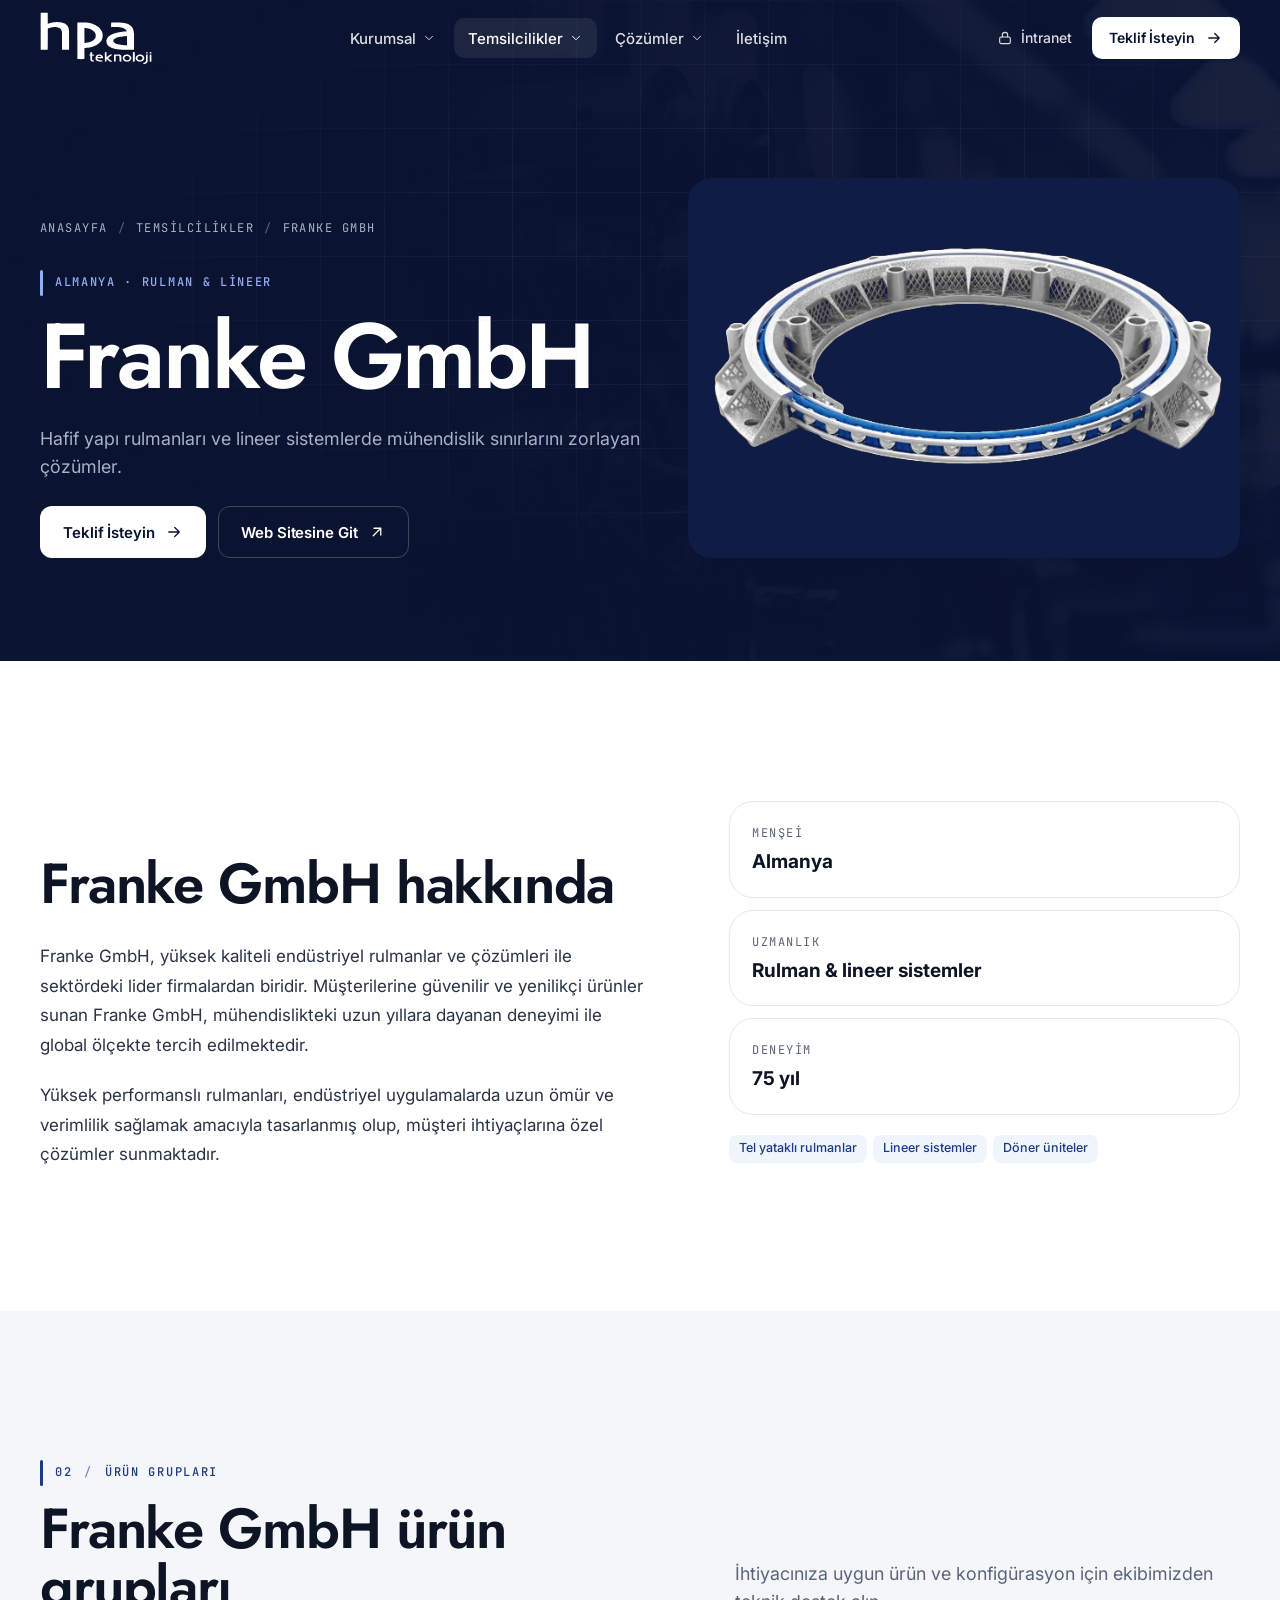
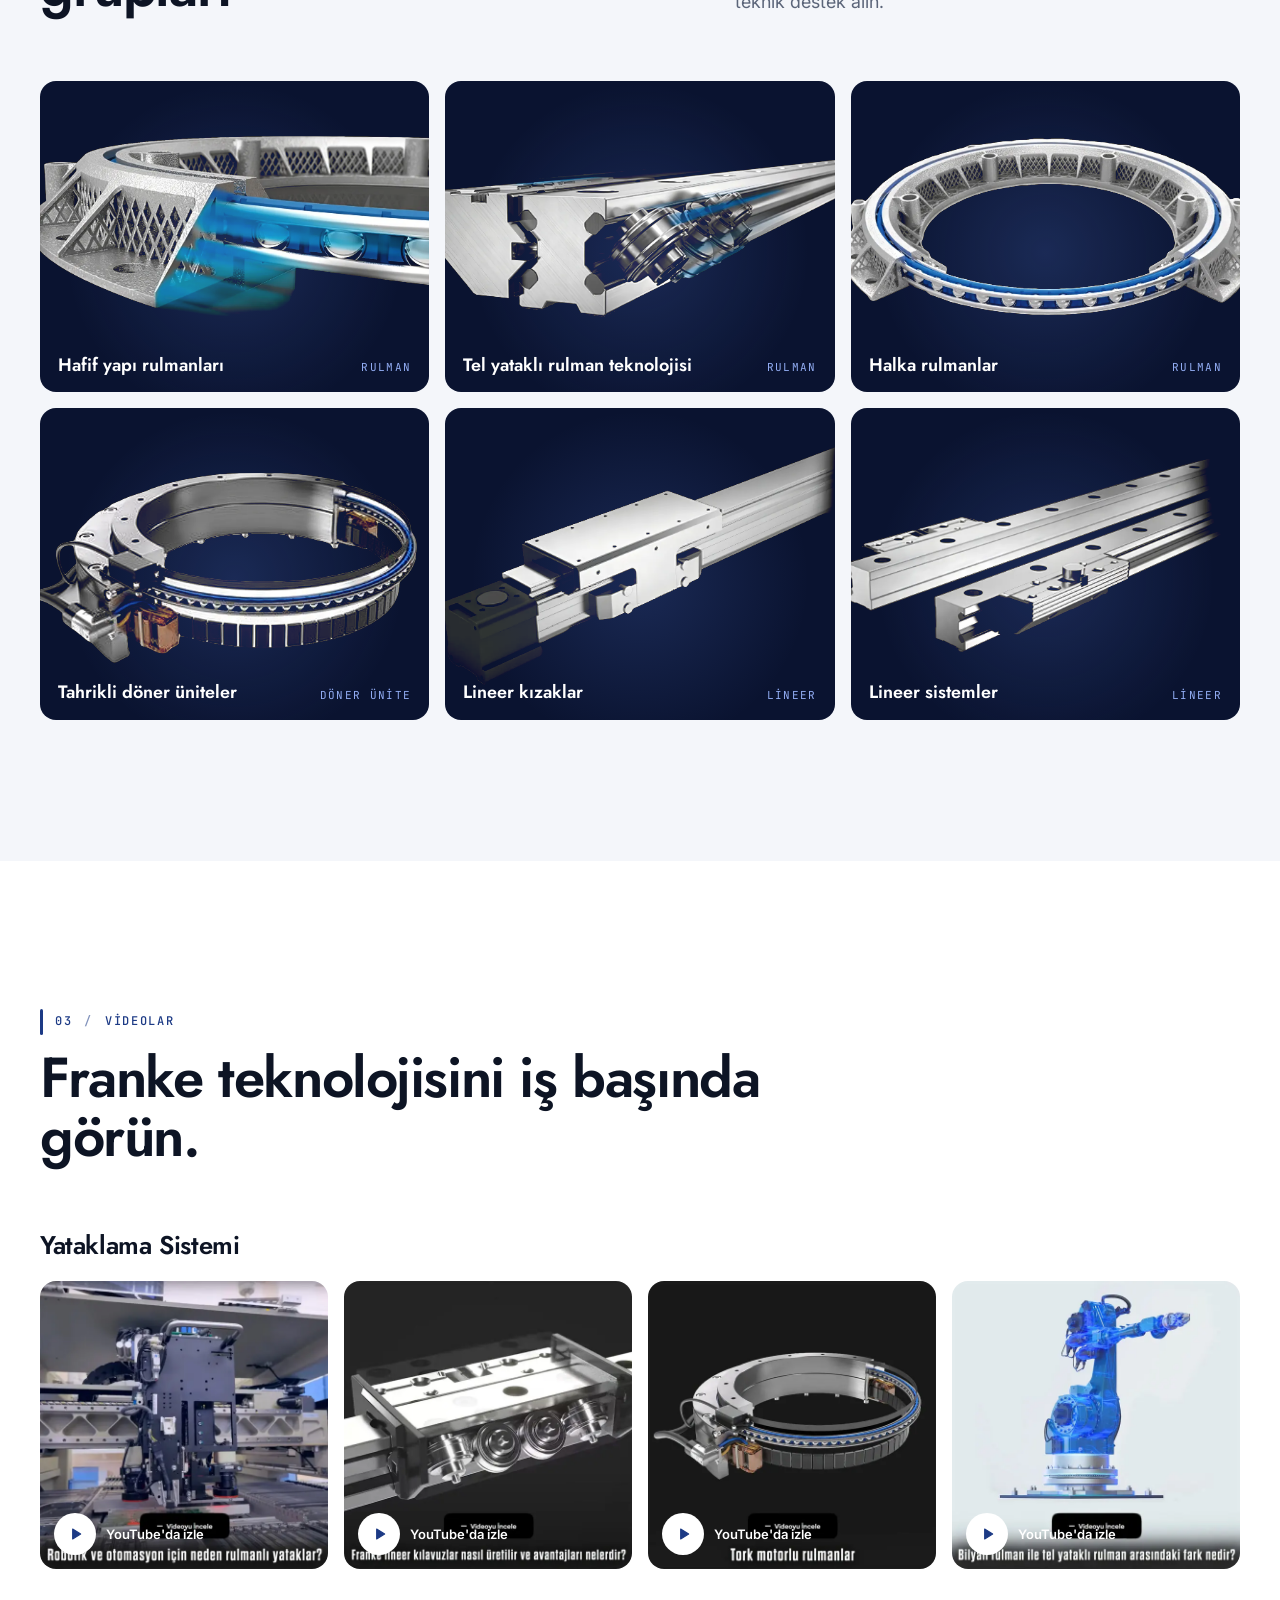
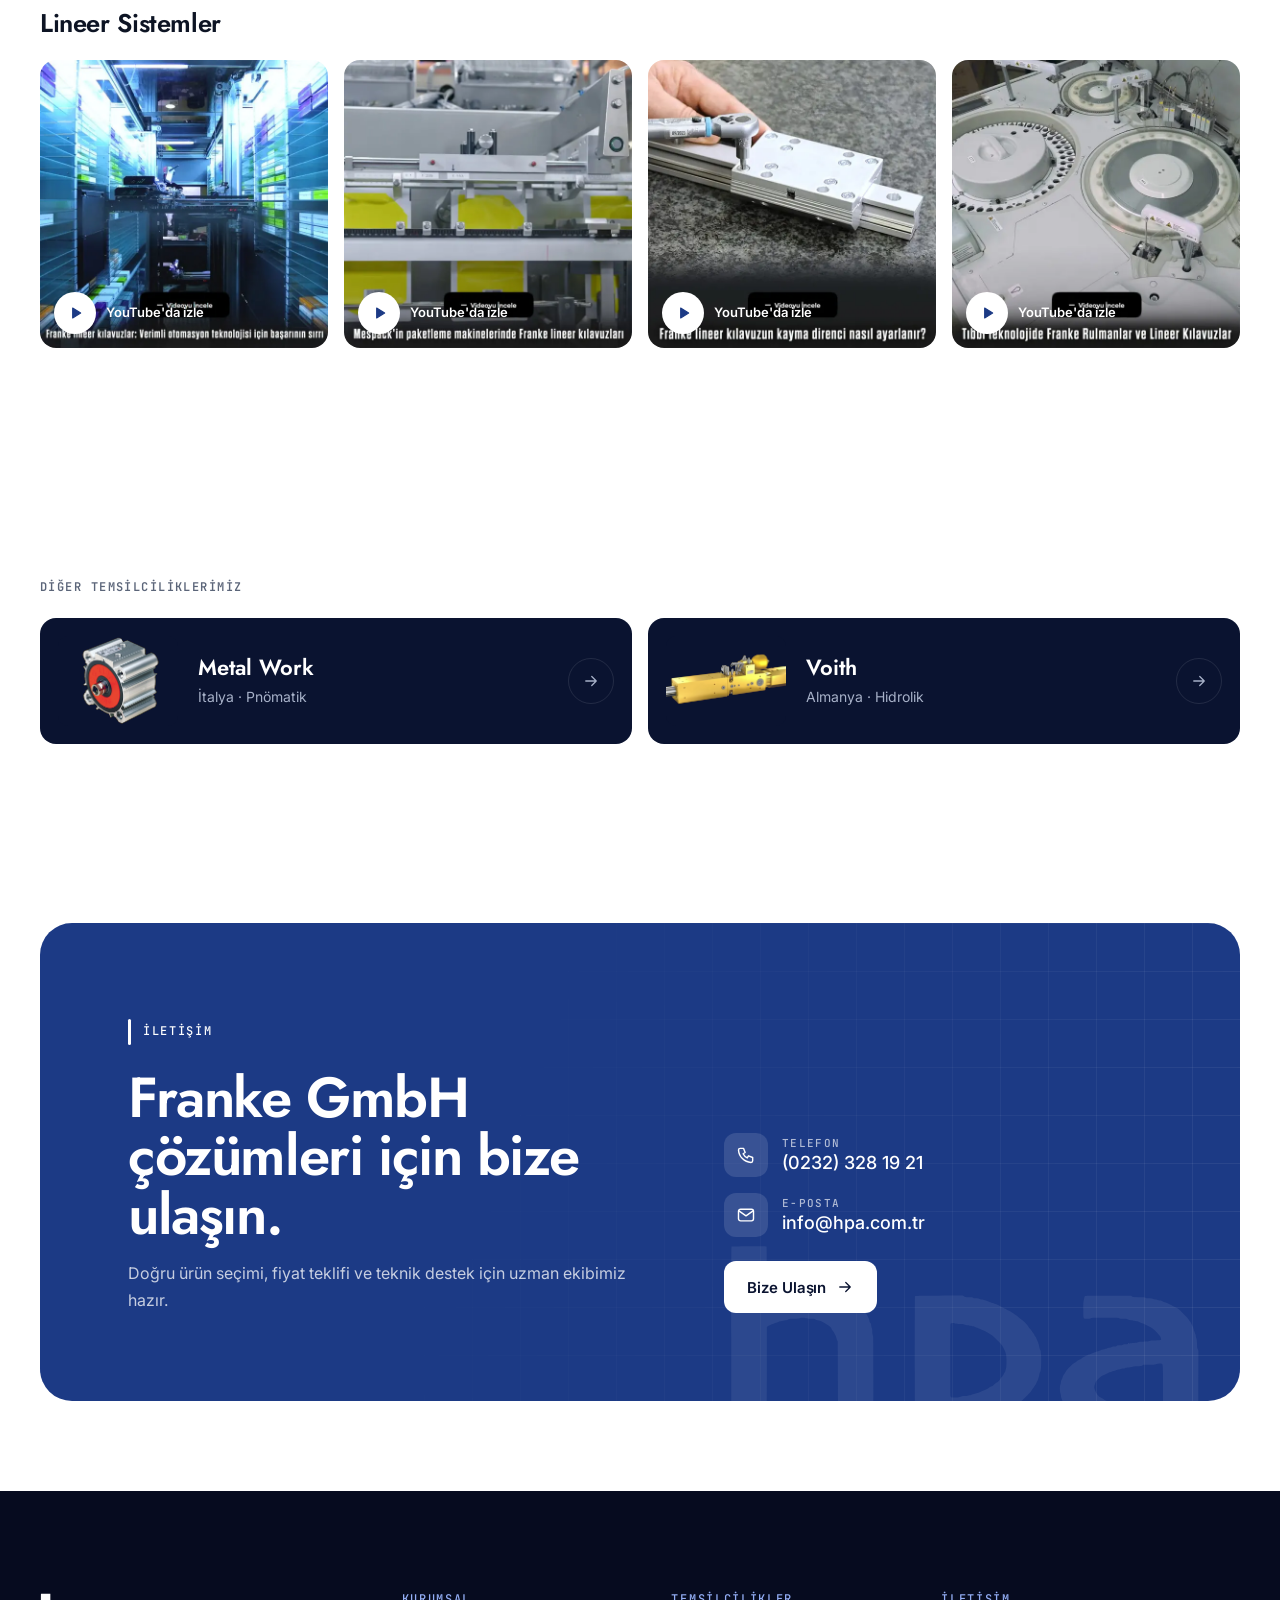
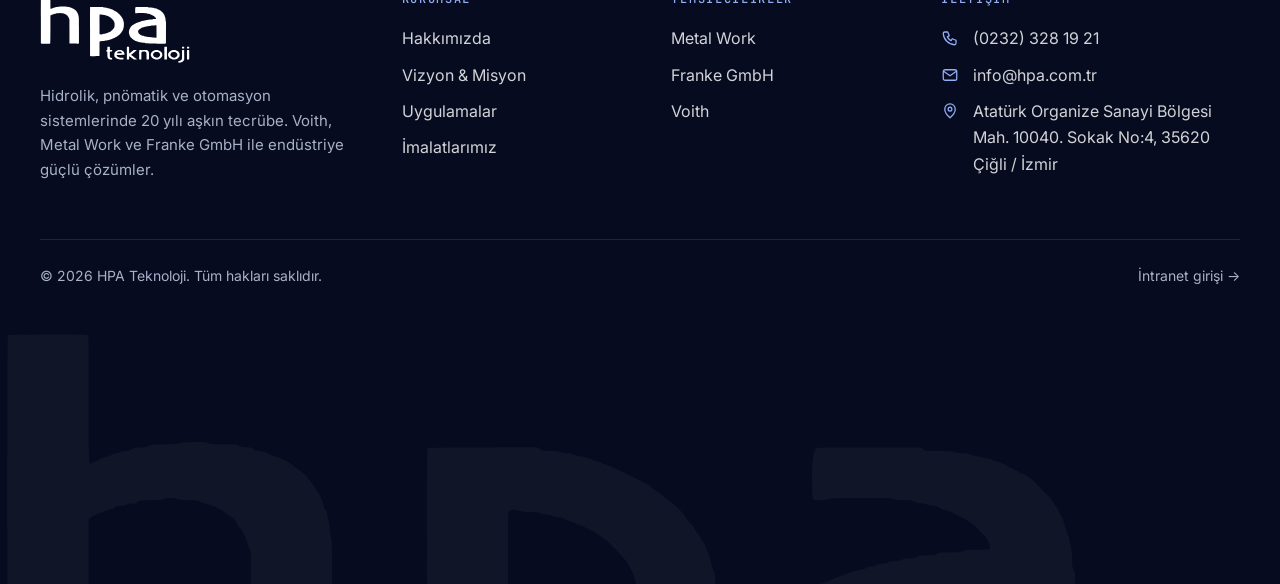
<file: hpa-website/franke.html>
<!doctype html>
<html lang="tr" class="no-js">
<head>
<meta charset="utf-8">
<meta name="viewport" content="width=device-width, initial-scale=1">
<title>Franke GmbH — HPA Teknoloji</title>
<meta name="description" content="HPA Teknoloji Franke GmbH temsilciliği: Hafif yapı rulmanları ve lineer sistemlerde mühendislik sınırlarını zorlayan çözümler.">
<meta name="theme-color" content="#0A1330">
<meta property="og:type" content="website">
<meta property="og:locale" content="tr_TR">
<meta property="og:site_name" content="HPA Teknoloji">
<meta property="og:title" content="Franke GmbH — HPA Teknoloji">
<meta property="og:description" content="HPA Teknoloji Franke GmbH temsilciliği: Hafif yapı rulmanları ve lineer sistemlerde mühendislik sınırlarını zorlayan çözümler.">
<link rel="icon" href="assets/img/favicon.svg" type="image/svg+xml">
<link rel="preconnect" href="https://fonts.googleapis.com">
<link rel="preconnect" href="https://fonts.gstatic.com" crossorigin>
<link rel="stylesheet" href="https://fonts.googleapis.com/css2?family=Inter:wght@400;500;600&family=JetBrains+Mono:wght@500&family=Jost:wght@500;600&display=swap">
<link rel="stylesheet" href="assets/css/style.css">
<script>document.documentElement.classList.remove("no-js")</script>
</head>
<body>
<a class="skip-link" href="#icerik">İçeriğe geç</a>
<svg width="0" height="0" style="position:absolute" aria-hidden="true"><symbol id="hpa-logo" viewBox="41 16 363.3 171"><path fill="currentColor" fill-rule="evenodd" d="M378.5 184.8C379 184.6 379.7 184.5 380.4 184.5C381.2 184.5 381.7 184.4 382.1 184.2C382.5 184 383.1 183.8 383.5 183.8C385.6 183.4 388.7 180.8 389.8 178.5L390.3 177.3L390.3 166C390.3 155.8 390.3 154.8 390.1 154.5C389.8 154.2 389.5 154.2 387.6 154.2C385.6 154.2 385.5 154.2 385.3 154.5C385 154.9 385 156.1 385 165.1C385 174.8 385 175.3 384.7 175.7C384.5 175.9 384.2 176.4 384 176.8C383.6 177.7 381.8 179.6 381.1 179.8C380.9 179.9 380.4 180 380.2 180C379.9 180 379.5 180.2 379.2 180.3C378.8 180.6 378.3 180.7 377.6 180.7C376.9 180.8 376.6 180.9 376.4 181.1C376.1 181.5 376.1 184.4 376.3 184.8C376.6 185.3 377.3 185.3 378.5 184.8ZM401.8 177.1C402.5 176.9 402.5 176.7 402.5 165.5C402.5 155.1 402.5 154.8 402.2 154.5C401.9 154.2 401.6 154.2 399.7 154.2C397.9 154.2 397.5 154.2 397.3 154.4C397 154.7 397 155.9 397 165.6C397 171.7 397.1 176.7 397.1 176.8C397.2 176.9 397.4 177 397.6 177.1C398 177.2 401.1 177.2 401.8 177.1ZM215.6 176.9C215.8 176.7 215.8 176.3 215.8 175.3C215.8 173.6 215.7 173.3 214.4 173.3C213.2 173.3 211.6 172.7 210.8 171.9L210.2 171.3L210.2 165C210.1 157.3 209.9 158 212.9 158C215.7 158 215.7 158 215.8 156.1C215.9 154.2 215.9 154.2 213.3 154.2C211.4 154.2 210.6 154 210.3 153.6C210.2 153.5 210.2 151.9 210.2 150.2C210.2 145.9 210.4 146.2 207.1 146.2C205.2 146.2 204.5 146.2 204.4 146.4C204.2 146.5 204.2 147.9 204.1 150.1C204.1 153.5 204.1 153.5 203.7 153.8C203.5 154 203.1 154.2 202.8 154.2C201.8 154.2 201.6 154.5 201.6 155.8C201.5 157.4 201.7 157.7 202.8 157.9C203.3 158 203.8 158.2 203.9 158.3C204 158.5 204.1 159.8 204.2 164.1C204.2 169.1 204.3 169.8 204.5 170.2C204.7 170.5 204.8 171.1 204.8 171.5C204.8 172.7 205.1 173.1 206.6 174.6C208.1 176.2 208.6 176.5 209.4 176.5C209.8 176.5 210.4 176.7 210.8 176.8C211.7 177.3 215.2 177.3 215.6 176.9ZM242.2 176.9C243.1 176.5 243.3 175.9 243.3 174.6C243.3 172.8 242.9 172.5 241.2 173.1C240.4 173.3 240.3 173.3 239.2 173C238.4 172.8 237.7 172.7 236.2 172.7C234.6 172.7 234.3 172.6 233.5 172.2C233 172 232.4 171.8 232.2 171.8C231.4 171.8 228.4 170 227.9 169.2C227.7 168.9 227.4 168.5 227.1 168.1C226.4 167.3 226.3 166.9 226.7 166.5L227 166.1L236 166C243.4 165.9 245.2 165.9 245.4 165.7C245.9 165.3 245.8 162.9 245.3 162.2C245.1 161.8 244.8 161.3 244.8 161C244.3 158.6 242.7 156.8 239.7 155.2L237.7 154.2L234 154.2C230.7 154.2 230.2 154.2 229.8 154.5C229.5 154.7 228.9 154.9 228.4 155C226 155.5 223.3 157.9 221.9 160.9L221 162.7L221 165.5C221 169.4 221.2 170 223.4 172.2C224.7 173.5 225.1 173.8 226.3 174.4C227.1 174.8 227.9 175.2 228.2 175.4C228.4 175.5 228.8 175.7 229 175.7C229.3 175.7 230 175.8 230.5 176.1C231.2 176.4 231.8 176.5 232.6 176.5C233.3 176.5 233.9 176.6 234.4 176.8C235.3 177.3 241.4 177.3 242.2 176.9ZM256.6 176.8C256.8 176.5 256.8 175.9 256.8 173.3C256.8 171.4 256.9 170 257 169.8C257.4 169.1 258.3 169.5 260 171.1C260.7 171.7 261.5 172.3 261.9 172.5C262.3 172.7 262.8 173 263 173.2C263.2 173.5 263.9 173.9 264.4 174.2C264.9 174.5 265.7 175.1 266.1 175.4C266.5 175.8 267.2 176.3 267.7 176.6L268.6 177.2L272 177.1C275.1 177.1 275.4 177.1 275.5 176.8C275.6 176.3 274.7 175.4 274 175.2C273.6 175 273 174.6 272.4 174C271.8 173.4 271.1 172.9 270.8 172.8C270.5 172.7 269.6 172 268.9 171.4C268.2 170.7 267.3 170.1 267.1 169.9C266.8 169.8 266 169.2 265.5 168.7C264.9 168.2 264 167.5 263.4 167.1C262.2 166.3 262 166.1 262 165.6C262 165.2 262.9 164.4 264.4 163.5C264.9 163.2 265.8 162.5 266.2 161.9C266.8 161.3 267.4 160.7 267.9 160.5C268.4 160.3 269.3 159.6 270.2 158.8C270.9 158 271.9 157.2 272.3 157C273.2 156.6 274.8 155.1 274.8 154.7C274.8 154.2 274.5 154.2 271.2 154.2L268 154.2L267.3 154.7C266.9 155.1 266.3 155.4 265.9 155.6C265.6 155.8 264.7 156.5 263.9 157.3C263.2 158 262.2 158.8 261.9 158.9C261.6 159.1 260.6 159.8 259.8 160.6C258.6 161.7 258.2 162 257.9 162C256.8 162 256.8 162.2 256.8 154.2C256.8 145.3 257.1 146.2 254.1 146.2C252.6 146.2 252 146.2 251.7 146.4C251.4 146.6 251.4 147 251.4 161.7C251.4 176.3 251.4 176.7 251.7 176.9C252 177.1 252.6 177.2 254.2 177.2C256.2 177.2 256.3 177.2 256.6 176.8ZM286.3 176.9C286.6 176.7 286.6 176.4 286.6 168.1C286.7 158.4 286.6 158.9 287.9 158.8C288.3 158.8 288.8 158.6 289.1 158.4C289.6 158 291.5 157.9 295.5 158C296.2 158 298.6 160.2 298.8 161.1C298.9 161.5 299 164.7 299 169.2C299 175.7 299 176.7 299.3 176.9C299.7 177.3 304.3 177.3 304.7 176.9C305.2 176.5 305.2 160.8 304.7 159.7C304.5 159.3 304.3 158.7 304.2 158.3C304.1 157.3 302.4 155.5 300.8 154.7L299.6 154.2L294.7 154.2L289.8 154.2L289.1 154.6C288.2 155.1 287.6 155.1 286.8 154.6C286.1 154.2 285.9 154.2 284 154.2C282.4 154.2 281.8 154.2 281.6 154.4C281.3 154.6 281.2 154.9 281.2 165.7C281.2 176.4 281.3 176.7 281.6 176.9C282 177.3 285.8 177.3 286.3 176.9ZM326.2 176.8C326.6 176.6 327.1 176.5 327.6 176.5C328.1 176.5 328.6 176.4 328.9 176.3C329.1 176.1 329.6 175.9 329.9 175.8C330.3 175.7 330.7 175.5 330.9 175.3C331.1 175.2 331.5 174.9 331.8 174.8C332.2 174.6 333.1 173.8 333.9 173C335.3 171.6 335.6 171.2 336.3 169.6L337.2 167.8L337.2 165.8C337.2 164.1 337.2 163.6 336.9 162.8C336.7 162.3 336.5 161.7 336.4 161.3C336.3 160.8 335.9 160.3 334 158.5C331.9 156.4 331.6 156.2 330.3 155.6C329.5 155.3 328.6 155 328.3 155C328 155 327.4 154.8 327 154.6C326.2 154.2 326.1 154.2 323.3 154.2C320.7 154.2 320.4 154.2 319.9 154.5C319.6 154.7 319 154.9 318.6 154.9C318.2 155 317.1 155.4 316.1 155.9C314.3 156.8 314.1 157 312.2 158.9C310.3 160.8 310.2 161 310.1 161.8C310 162.2 309.8 162.9 309.6 163.2C309.1 164.2 309.2 167.1 309.8 168.5C310 169.1 310.4 169.8 310.6 170C310.8 170.2 311 170.7 311.1 171C311.3 171.3 311.9 172.2 312.7 173C313.9 174.3 314.3 174.5 316.1 175.5C317.8 176.3 318.4 176.5 319 176.5C319.4 176.5 320.1 176.7 320.5 176.8C321.6 177.3 325.2 177.3 326.2 176.8ZM348.1 176.9L348.5 176.7L348.5 161.7L348.5 146.7L348.1 146.4C347.6 146.1 343.1 146.1 342.6 146.4C342.3 146.6 342.2 147 342.2 161.7C342.2 176.3 342.3 176.7 342.6 176.9C343.1 177.3 347.6 177.3 348.1 176.9ZM368.2 176.8C368.6 176.6 369.1 176.5 369.6 176.5C370.1 176.5 370.6 176.4 371 176.2C371.3 176 371.6 175.8 371.7 175.8C372.3 175.8 374.4 174.3 376.1 172.6C377.7 171.1 378.1 170.5 378.6 169.6L379.2 168.3L379.2 165.7C379.2 163.6 379.1 162.9 378.9 162.4C378.6 161.7 377.9 160.5 377.2 159.6C377 159.2 376.6 158.6 376.4 158.3C376.2 158 375.7 157.6 375.2 157.3C374.7 157.1 374.2 156.7 374 156.6C373.8 156.3 373.2 156 372.8 155.8C372.4 155.7 371.9 155.4 371.7 155.2C371.4 155.1 371.1 155 370.8 155C370.6 155 370 154.8 369.5 154.6C368.7 154.2 368.5 154.2 365.5 154.2C362.5 154.2 362.3 154.2 361.5 154.6C361 154.8 360.4 155 360.2 155C360 155 359.4 155.2 358.9 155.5C358.5 155.7 357.7 156.1 357.2 156.3C356.2 156.6 353.5 159.2 353 160.2C352.8 160.6 352.5 161.2 352.4 161.5C351.2 163.8 350.9 166.5 351.6 167.9C351.8 168.3 352 168.8 352 169C352 169.3 352.2 169.7 352.4 170C352.6 170.2 352.9 170.7 353.1 171.1C353.3 171.8 355.2 173.8 355.9 174C356.2 174.1 356.8 174.5 357.2 174.9C358 175.5 360.3 176.5 361.2 176.5C361.4 176.5 362 176.7 362.4 176.8C363.4 177.3 367.2 177.3 368.2 176.8ZM321.3 172.4C321 172.2 320.5 172 320.2 171.9C318.1 171.5 316.2 169.9 315.7 168.3C315.6 167.8 315.3 167.2 315.1 166.9C314.4 165.7 315 163 316.6 161.4C317.4 160.4 318.4 159.7 318.9 159.7C319.1 159.7 319.7 159.5 320.2 159.2C321 158.8 321.2 158.8 323.4 158.8C325.3 158.8 325.7 158.9 326.3 159.2C326.7 159.3 327.3 159.6 327.7 159.7C328.9 160 330.8 161.9 331.4 163.4C332 164.9 332 166.9 331.4 168.1C330.7 169.4 329.2 170.8 328.1 171.4C325.2 172.6 325.1 172.7 323.5 172.7C322.3 172.7 321.8 172.6 321.3 172.4ZM363.1 172.2C362.7 172 362.2 171.8 361.9 171.8C361.3 171.8 360.7 171.4 359.1 170C358.2 169 357.8 168.6 357.6 167.9C357.4 167.5 357.2 166.8 357 166.5C356.7 165.6 356.7 165.1 357.5 163.5C357.9 162.7 358.2 161.9 358.2 161.9C358.2 161.6 359.5 160.3 359.8 160.3C359.9 160.3 360.6 160 361.4 159.6L362.9 158.8L365.5 158.8L368.2 158.8L369.3 159.4C370.5 160 372.9 162.2 373.4 163.1C373.8 164 373.8 166.9 373.3 168C372.7 169.3 371.2 170.8 369.7 171.4C369 171.8 368.2 172.2 368 172.3C367.2 172.9 364 172.8 363.1 172.2ZM184.9 168.9C185.2 168.6 185.2 167.2 185.2 151.1C185.2 134.2 185.3 133.7 185.6 133.3C185.8 133 186.1 133 187.7 133C189.2 133 189.5 133 190.1 132.6C190.7 132.2 190.8 132.2 193.9 132.2C196.9 132.2 197.1 132.1 198 131.8C198.7 131.4 199.1 131.3 200.5 131.3C202 131.3 202.3 131.3 203 130.9C203.5 130.6 204 130.5 204.7 130.5C205.3 130.5 205.9 130.4 206.3 130.2C206.6 130 207.3 129.8 207.8 129.8C208.4 129.7 209.1 129.6 209.4 129.4C209.8 129.2 210.4 129 210.8 129C211.2 128.9 211.7 128.7 211.9 128.5C212.2 128.3 212.8 128.1 213.3 128C215.8 127.3 216.5 127 217.6 126.5C218.2 126.1 219 125.8 219.4 125.8C220.1 125.6 221.9 124.7 222.9 123.9C223.3 123.6 224.2 123.1 224.9 122.8C225.7 122.4 226.4 122 226.7 121.8C226.9 121.5 227.4 121.2 227.8 121C228.2 120.8 228.8 120.5 229.1 120.2C229.4 119.9 230 119.5 230.4 119.2C231.6 118.6 237.2 113 237.7 112C237.9 111.6 238.3 111 238.7 110.5C239.1 110.1 239.5 109.5 239.7 109.1C239.9 108.7 240.2 108.3 240.3 108.1C240.5 107.9 240.9 107.2 241.1 106.6C241.4 105.9 241.8 105.2 242 104.8C242.2 104.5 242.3 104.1 242.3 104C242.3 103.8 242.5 103.2 242.7 102.7C242.8 102.2 243 101.5 243 101.2C243 101 243.2 100.3 243.4 99.9C243.9 99.1 243.9 98.9 244.1 96.2C244.2 92.5 244.2 92.2 244.1 88.7C243.9 86 243.9 85.7 243.5 85.2C243.3 84.9 243.1 84.2 243 83.6C242.9 83 242.7 82.3 242.6 81.9C242.5 81.5 242.3 81.1 242.3 80.9C242.3 80.8 242.2 80.4 242 80C241.8 79.7 241.5 78.9 241.2 78.3C241 77.7 240.7 77.1 240.5 76.9C240.3 76.7 240.1 76.3 239.9 76C239.8 75.6 239.4 75 239.1 74.6C238.8 74.2 238.3 73.6 238.2 73.3C238 72.9 237.5 72.2 237 71.8C236.5 71.3 236 70.6 235.8 70.2C235.3 69.2 232.2 66 231.1 65.5C230.6 65.2 229.9 64.7 229.5 64.2C229.1 63.8 228.2 63.1 227.6 62.7C226.9 62.3 226.2 61.8 226 61.6C225.5 61.1 224.8 60.7 222.6 59.6C221.7 59.1 220.7 58.6 220.4 58.5C218.7 57.5 213.3 55 212.9 55C212.6 55 212.2 54.9 211.9 54.7C211.7 54.5 211.1 54.3 210.7 54.2C210.3 54.2 209.6 54 209.2 53.7C208.9 53.5 208.4 53.3 208.2 53.3C207.9 53.3 207.4 53.2 207 53C206.6 52.8 205.9 52.7 205.4 52.7C204.8 52.7 204.4 52.5 203.9 52.2C203.3 51.9 203.1 51.8 201.8 51.8C200.7 51.8 200.3 51.8 200 51.5C199.7 51.3 199.1 51.2 197.1 51.2C194.9 51.1 194.7 51 194.3 50.7C194.1 50.5 193.7 50.3 193.5 50.2C193.3 50.1 186.2 50.1 177.8 50.2C164.4 50.2 162.5 50.3 162.3 50.5C162.2 50.7 162.2 72.8 162.2 109.6C162.2 168.3 162.2 168.5 162.5 168.8C162.8 169.2 163.1 169.2 173.7 169.2C184.1 169.2 184.6 169.2 184.9 168.9ZM232.7 162C227.1 161.9 227.2 161.9 227.8 160.6C228.1 160 228.3 159.8 229.8 158.9L231.5 158L233.5 158C235.4 158 235.5 158 236.6 158.6C238.4 159.5 239.6 160.8 239.2 161.5C239 161.9 238.3 162.2 237.9 162.1C237.7 162.1 235.4 162.1 232.7 162ZM389.9 150.3C390.3 149.9 390.3 149.7 390.3 148.3C390.3 146.2 390.3 146.2 387.6 146.2C385 146.2 384.9 146.2 385 148.4C385.1 150.6 385.2 150.7 387.7 150.7C389.4 150.7 389.5 150.6 389.9 150.3ZM401.7 150.5C402 150.4 402.2 150.1 402.4 149.7C402.6 149 402.5 146.8 402.2 146.5C402.1 146.3 401.3 146.2 399.8 146.2C396.9 146.1 396.9 146.1 397 148.5C397.1 150.7 397.1 150.7 399.5 150.7C400.5 150.7 401.5 150.6 401.7 150.5ZM65.8 138.3C66.1 138 66.1 137.1 66.2 104.2L66.2 70.5L66.8 70C67.1 69.8 68 69.3 68.8 69C69.6 68.7 70.6 68.3 70.9 68.2C71.3 68 71.9 67.8 72.2 67.8C72.6 67.8 73 67.7 73.5 67.3C74.1 66.9 74.4 66.8 75.2 66.8C75.8 66.8 76.3 66.7 76.8 66.5C77.2 66.2 77.7 66.1 78.4 66.1C79.1 66.2 79.4 66.1 80 65.7C80.6 65.3 80.6 65.2 83.8 65.2C86.3 65.1 87 65 87.5 64.8C88.3 64.4 90.5 64.4 91.4 64.8C91.9 65 92.9 65.1 94.6 65.2C96.8 65.2 97.2 65.3 97.7 65.6C98 65.8 98.6 66 99 66.1C100.1 66.2 102.2 67 102.8 67.4C103 67.6 103.4 67.8 103.6 67.9C103.8 68 104.3 68.3 104.7 68.6C105.1 68.9 105.8 69.4 106.2 69.6C107 70 108.2 71.3 108.2 71.8C108.2 71.9 108.5 72.3 108.8 72.7C109.7 73.6 111.3 76.8 111.4 77.9C111.5 78.3 111.7 79 111.9 79.3L112.2 79.9L112.3 109C112.4 136.5 112.4 138 112.7 138.3C113 138.6 113.7 138.6 123.7 138.6C134.4 138.7 134.4 138.7 134.9 138.3L135.3 138L135.3 107.3C135.3 77.1 135.3 76.6 135 76C134.8 75.5 134.7 74.9 134.6 73.5C134.6 72.3 134.5 71.6 134.3 71.2C134.1 70.9 134 70.2 133.9 69.6C133.9 68.7 133.8 68.5 133.4 67.9C132.9 67.5 132.8 67.2 132.8 66.6C132.8 65.8 131.3 62.6 130.5 61.8C130.3 61.5 129.8 60.8 129.4 60.2C128.7 59 127 57.3 125.6 56.4C125 56.1 124.3 55.5 124 55.2C123.1 54.4 120.4 53 119.1 52.7C118.7 52.6 118 52.4 117.7 52.2C117.4 52 117 51.8 116.8 51.8C116.7 51.8 116.4 51.7 116.2 51.5C115.9 51.4 115.3 51.2 114.5 51.1C113.5 51.1 113.2 51 112.9 50.6C112.5 50.2 112.2 50.2 110.9 50.1C109.8 50.1 109.2 50 108.8 49.7C108.1 49.4 107.8 49.3 104.6 49.3C101.4 49.3 101 49.3 100.3 49C99.6 48.7 99.3 48.6 96 48.7C93 48.7 92.4 48.7 91.9 49C91.5 49.2 90.8 49.3 87.7 49.3C84.4 49.4 83.8 49.5 83.3 49.7C82.9 50 82.3 50.1 81 50.2C79.5 50.2 79.1 50.3 78.4 50.7C77.9 51 77.4 51.2 76.8 51.2C76.3 51.2 75.7 51.3 75.3 51.5C75 51.7 74.4 51.8 74.1 51.8C73.8 51.8 73.3 52 73 52.1C72.7 52.3 71.8 52.7 71 52.9C70.2 53.1 69.3 53.5 69 53.7C68.7 54 68 54.3 67.5 54.4C66 55 66.2 56.7 66.2 36.5C66.2 22.4 66.1 18.7 66 18.4C65.8 18.2 65 18.1 54.6 18.1C46.9 18.2 43.4 18.2 43.3 18.3C43.1 18.5 43.1 36.2 43.1 78.3L43.1 138L43.5 138.3C43.9 138.7 44.3 138.7 54.7 138.7C65.4 138.7 65.5 138.7 65.8 138.3ZM345.7 138.3L346.1 138L346.1 112L346.2 86L345.8 85C345.4 84.2 345.3 83.8 345.3 81.5C345.2 79.3 345.1 78.8 344.9 78C344.7 77.6 344.5 76.8 344.5 76.4C344.5 75.9 344.4 75.4 344.2 75.1C344 74.8 343.8 74.3 343.8 73.9C343.7 73.6 343.5 73.1 343.4 72.9C343.3 72.7 343.1 72.1 343 71.6C342.9 71 342.6 70.3 342.3 69.9C342.1 69.4 341.7 68.7 341.5 68.3C341.4 67.8 341 67.2 340.6 66.8C340.3 66.4 339.9 65.8 339.7 65.4C339.5 65 338 63.4 336.3 61.7C333.4 58.7 333.2 58.6 331.6 57.8C330.7 57.4 329.6 56.9 329.3 56.7C329 56.5 328.3 56.1 327.8 55.9C327.3 55.7 326.7 55.4 326.5 55.2C325.6 54.7 324.2 54.2 323.8 54.2C323.6 54.2 323.1 54 322.8 53.8C322.4 53.4 322.1 53.3 321.4 53.3C320.9 53.3 320.1 53.2 319.7 53C319.2 52.8 318.5 52.7 318.1 52.7C317.7 52.7 317 52.5 316.5 52.2C315.7 51.9 315.3 51.8 313.9 51.8C312.7 51.8 312.2 51.8 311.8 51.5C311.3 51.3 310.6 51.2 307.4 51.2L303.6 51.1L303 50.6L302.5 50.2L287.7 50.2C276.1 50.2 272.8 50.2 272.6 50.4C272.5 50.5 272.3 50.9 272.2 51.3C272.1 51.8 271.9 52.5 271.8 53.1C271.6 53.9 271.5 55 271.5 59.1C271.5 64.1 271.6 64.7 272.1 65C272.5 65.3 275.6 65.2 276.5 64.8C277.3 64.5 277.7 64.5 285.6 64.5C293.4 64.5 293.9 64.5 294.7 64.8C295.3 65.1 295.9 65.2 297.4 65.2C299.1 65.2 299.5 65.2 300.4 65.6C301 65.9 301.8 66 302.6 66.1C303.3 66.1 304.1 66.3 304.5 66.5C305 66.7 305.6 66.8 306.2 66.8C306.9 66.8 307.2 66.9 307.8 67.3C308.1 67.6 308.7 67.8 309.1 67.9C309.7 68 310.6 68.3 311.9 69C312.3 69.2 312.9 69.5 313.2 69.7C313.6 69.9 314.2 70.2 314.5 70.3C314.8 70.5 315.5 70.8 315.9 71.1C317.1 71.7 320.8 75.4 321.5 76.8C322 77.9 322.1 78.6 321.8 79C321.7 79.1 320.6 79.2 318.3 79.2C315.1 79.2 315 79.2 314.3 79.6C313.5 80 313.4 80 310.5 80C307.7 80 307.6 80 306.9 80.4C306.3 80.8 306.1 80.8 304.3 80.8C302.7 80.8 302.3 80.9 301.4 81.2C300.7 81.6 300.1 81.7 299.2 81.7C298.2 81.7 297.7 81.8 297.2 82C296.8 82.3 296.2 82.4 295.2 82.4C294 82.4 293.6 82.5 293.1 82.8C292.7 83.1 292.3 83.2 291.6 83.2C290.9 83.2 290.5 83.3 290 83.5C289.6 83.8 289 84 288.3 84C287.6 84.1 287 84.2 286.7 84.5C286.4 84.7 285.8 84.9 285.2 84.9C284.3 85 282.7 85.5 281.5 86C281.2 86.1 280.1 86.5 279.2 86.8C278.2 87.1 277.3 87.5 277.2 87.6C276.9 87.9 274.5 88.8 274.2 88.8C274 88.8 273.6 89 273.2 89.2C272.9 89.4 272.4 89.7 272.1 89.8C271.8 89.9 271.2 90.3 270.8 90.6C270.4 90.9 269.5 91.5 268.8 91.8C268 92.2 267.2 92.7 267 93C266.8 93.2 266.3 93.5 265.9 93.7C265 94 260.6 98.4 260.3 99.2C260.1 99.5 259.7 100.2 259.4 100.7C258.7 101.5 258 103 258 103.5C258 103.7 257.8 104 257.6 104.4C257.2 104.9 257.1 105.4 257 106.2C256.9 106.9 256.8 107.7 256.6 108C256.2 108.8 256.2 112.7 256.7 113.7C256.9 114.1 257 114.8 257 115.3C257 115.9 257.1 116.5 257.4 116.9C257.5 117.3 257.9 118.2 258.2 119C258.5 119.8 258.9 120.7 259.1 121C259.3 121.3 259.5 121.7 259.6 121.9C259.8 122.5 265 127.7 265.7 128C266 128.1 266.5 128.4 266.8 128.7C267 128.9 267.7 129.4 268.2 129.7C270.3 130.8 272.8 132 273.2 132.1C273.8 132.2 276 133.2 276.4 133.4C276.6 133.5 277.2 133.7 277.7 133.8C278.2 133.9 278.8 134.2 279.1 134.3C279.4 134.6 279.9 134.7 280.4 134.7C280.9 134.7 281.5 134.8 281.9 135C282.3 135.2 282.9 135.3 283.4 135.3C284 135.3 284.6 135.5 285.2 135.8C285.9 136.1 286.3 136.2 287.6 136.2C288.8 136.2 289.3 136.2 289.7 136.5C290.1 136.7 290.8 136.8 292.6 136.8C294.8 136.9 295 136.9 295.6 137.4L296.3 137.8L299.8 137.8C302.6 137.8 303.6 137.9 304.1 138.1C304.4 138.2 305 138.4 305.2 138.5C305.5 138.6 314.6 138.6 325.5 138.7C344.8 138.7 345.3 138.7 345.7 138.3ZM318.4 123.9C317.5 123.5 317.4 123.5 313.4 123.5C309.9 123.5 309.3 123.5 308.5 123.2C307.8 122.9 307.1 122.8 305.1 122.8C302.6 122.8 302.6 122.8 301.9 122.4C301.3 122 301.1 121.9 299.4 121.8C298 121.8 297.3 121.7 296.9 121.5C296.6 121.3 296.1 121.2 295.5 121.2C294.6 121.2 294.4 121.1 293.9 120.7C293.4 120.2 293.2 120.2 292.4 120.2C291.8 120.2 291.1 120 290.7 119.8C290.3 119.7 289.8 119.5 289.5 119.5C289.2 119.5 288.5 119.2 287.8 118.8C287.1 118.5 286.3 118.2 286 118.1C285.7 118 285.2 117.8 284.9 117.5C284.6 117.2 283.9 116.8 283.3 116.6C281.4 115.8 279.9 113.9 278.9 111.1C278.5 109.9 278.5 109.2 279.1 107.4C279.6 106 279.7 105.7 281 104.4C282.3 103.1 283.8 102 284.9 101.7C285.2 101.6 286 101.2 286.6 100.9C288.2 99.9 288.4 99.8 288.8 99.8C289 99.8 289.5 99.7 289.8 99.5C290.1 99.3 290.8 99.2 291.2 99.1C291.6 99 292.1 98.8 292.4 98.7C292.7 98.5 293.3 98.3 293.8 98.2C294.3 98.2 295.2 98 295.8 97.8C296.4 97.6 297.2 97.5 297.5 97.5C298 97.5 298.4 97.4 298.7 97.1C299.2 96.8 299.5 96.7 301.2 96.7C302.4 96.6 303.2 96.5 303.5 96.3C303.8 96.2 304.7 96.1 306.5 96C309 95.9 309.1 95.9 309.8 95.5L310.4 95L314 95C317.3 95 317.7 95 318.5 94.7C319.4 94.3 321.5 94.1 322.3 94.3C323.2 94.5 323.2 94.4 323.2 109.5L323.2 123.5L322.8 123.9C322.1 124.5 319.7 124.5 318.4 123.9ZM186 116.2C185.7 116.1 185.5 115.8 185.4 115.6C185.2 115.3 185.2 109 185.2 91.9C185.2 69.8 185.2 68.7 185.5 68.3C185.9 67.8 187.1 67.7 188.4 68.2C189.3 68.4 189.9 68.5 191.5 68.5C193.2 68.5 193.7 68.6 194.3 68.8C194.8 69.1 195.6 69.2 196.4 69.3C197.2 69.4 197.9 69.5 198.1 69.7C198.2 69.8 198.9 69.9 199.6 70C200.4 70.1 201 70.2 201.3 70.5C201.5 70.6 202.5 71 203.3 71.3C205.4 72 210.1 74.3 210.9 75C211.3 75.4 211.9 75.7 212.2 75.9C213 76.2 218.5 81.8 219.2 83.1C220.3 85.2 221 86.5 221 86.9C221 87.2 221.2 87.6 221.3 88C221.8 89 221.8 96.5 221.3 97.6C221.2 98 221 98.6 221 98.8C221 99.1 220.8 99.5 220.6 99.8C220.3 100.1 220.1 100.6 219.9 101C219.8 101.5 219.3 102.1 218.8 102.7C218.3 103.2 217.8 103.8 217.7 104C217.5 104.7 216.2 106.1 215.4 106.5C214.9 106.7 214.1 107.4 213.5 107.9C212.9 108.5 212.2 109 212.1 109C211.8 109 210.4 109.8 209.1 110.7C208.7 110.9 208 111.2 207.6 111.3C206.7 111.6 205.3 112.2 204.7 112.7C204.5 112.8 204 113 203.5 113.1C203.1 113.2 202.5 113.3 202.2 113.5C201.9 113.7 201.4 113.8 201.2 113.8C200.9 113.8 200.3 114 199.9 114.2C199.3 114.5 198.7 114.7 198.2 114.7C197.9 114.7 197.2 114.8 196.8 115C196.2 115.3 195.7 115.3 194.4 115.3C192.8 115.3 192.6 115.4 191.8 115.8C191 116.2 190.8 116.2 188.7 116.3C187.4 116.3 186.2 116.2 186 116.2Z"/></symbol></svg>
<header class="site-header">
  <div class="container site-header__inner">
    <a class="brand" href="index.html" aria-label="HPA Teknoloji — Anasayfa"><svg viewBox="0 0 363.3 171" aria-hidden="true"><use href="#hpa-logo" width="363.3" height="171"/></svg></a>
    <nav class="nav" aria-label="Ana menü">
      <ul class="nav__list">
        <li class="nav__item"><a class="nav__link" href="kurumsal.html" aria-haspopup="true">Kurumsal<svg viewBox="0 0 24 24" fill="none" stroke="currentColor" stroke-width="1.7" stroke-linecap="round" stroke-linejoin="round" aria-hidden="true"><path d="m6 9 6 6 6-6"/></svg></a><div class="dropdown"><a href="kurumsal.html"><strong>Hakkımızda</strong><span>20+ yıllık hidrolik, pnömatik ve otomasyon deneyimi</span></a><a href="kurumsal.html#vizyon-misyon"><strong>Vizyon &amp; Misyon</strong><span>Geleceğin endüstriyel dönüşümüne yön vermek</span></a></div></li>
        <li class="nav__item"><a class="nav__link" href="metal-work.html" aria-current="page" aria-haspopup="true">Temsilcilikler<svg viewBox="0 0 24 24" fill="none" stroke="currentColor" stroke-width="1.7" stroke-linecap="round" stroke-linejoin="round" aria-hidden="true"><path d="m6 9 6 6 6-6"/></svg></a>
          <div class="dropdown dropdown--mega"><a class="mega-card" href="metal-work.html"><div class="mega-card__img"><img src="assets/img/metalwork-2.webp" alt="" loading="lazy" width="440" height="275"></div><div class="mega-card__body"><strong>Metal Work</strong><span>İtalya · Pnömatik</span></div></a><a class="mega-card" href="franke.html"><div class="mega-card__img"><img src="assets/img/franke-3.webp" alt="" loading="lazy" width="440" height="275"></div><div class="mega-card__body"><strong>Franke GmbH</strong><span>Almanya · Rulman & lineer</span></div></a><a class="mega-card" href="voith.html"><div class="mega-card__img"><img src="assets/img/voith-1.webp" alt="" loading="lazy" width="440" height="275"></div><div class="mega-card__body"><strong>Voith</strong><span>Almanya · Hidrolik</span></div></a></div></li>
        <li class="nav__item"><a class="nav__link" href="uygulamalar.html" aria-haspopup="true">Çözümler<svg viewBox="0 0 24 24" fill="none" stroke="currentColor" stroke-width="1.7" stroke-linecap="round" stroke-linejoin="round" aria-hidden="true"><path d="m6 9 6 6 6-6"/></svg></a><div class="dropdown"><a href="uygulamalar.html"><strong>Uygulamalar</strong><span>Punch pres, abkant, plastik işleme, tezgah, test standı</span></a><a href="imalatlarimiz.html"><strong>İmalatlarımız</strong><span>Komple hidrolik sistemler ve test standları</span></a></div></li>
        <li class="nav__item"><a class="nav__link" href="iletisim.html">İletişim</a></li>
      </ul>
    </nav>
    <div class="header-actions">
      <a class="intranet" href="https://hpa.com.tr/fiyat-listesi/"><svg viewBox="0 0 24 24" fill="none" stroke="currentColor" stroke-width="1.7" stroke-linecap="round" stroke-linejoin="round" aria-hidden="true"><rect x="4" y="10.5" width="16" height="10" rx="2.5"/><path d="M8 10.5V7.5a4 4 0 0 1 8 0v3"/></svg>İntranet</a>
      <a class="btn btn--sm btn--header" href="iletisim.html">Teklif İsteyin<svg viewBox="0 0 24 24" fill="none" stroke="currentColor" stroke-width="1.7" stroke-linecap="round" stroke-linejoin="round" aria-hidden="true"><path d="M5 12h14M13 6l6 6-6 6"/></svg></a>
    </div>
    <button class="menu-toggle" type="button" aria-expanded="false" aria-controls="mobil-menu" aria-label="Menüyü aç"><i><span></span><span></span><span></span></i></button>
  </div>
</header>
<div class="mobile-nav" id="mobil-menu">
  <div class="mobile-nav__group"><p class="mono">Kurumsal</p><a href="kurumsal.html">Hakkımızda</a><a href="kurumsal.html#vizyon-misyon">Vizyon &amp; Misyon</a></div>
  <div class="mobile-nav__group"><p class="mono">Temsilcilikler</p><a href="metal-work.html">Metal Work</a><a href="franke.html">Franke GmbH</a><a href="voith.html">Voith</a></div>
  <div class="mobile-nav__group"><p class="mono">Çözümler</p><a href="uygulamalar.html">Uygulamalar</a><a href="imalatlarimiz.html">İmalatlarımız</a><a href="iletisim.html">İletişim</a></div>
  <div class="mobile-nav__foot"><a href="tel:+902323281921">(0232) 328 19 21</a><a href="mailto:info@hpa.com.tr">info@hpa.com.tr</a><a href="https://hpa.com.tr/fiyat-listesi/">İntranet girişi →</a></div>
</div>
<main id="icerik">
<section class="page-hero on-dark">
  <div class="page-hero__bg"><img src="assets/img/breadcrumb.webp" alt="" width="2000" height="600"></div>
  <div class="grid-bg"></div>
  <div class="container page-hero__inner page-hero__inner--media">
    <div class="page-hero__copy reveal">
      <ol class="breadcrumb mono" aria-label="Konum"><li><a href="index.html">Anasayfa</a></li><li>Temsilcilikler</li><li aria-current="page">Franke GmbH</li></ol>
      <span class="eyebrow">Almanya · Rulman & lineer</span>
      <h1 class="h1">Franke GmbH</h1>
      <p class="lead">Hafif yapı rulmanları ve lineer sistemlerde mühendislik sınırlarını zorlayan çözümler.</p>
      <div class="btn-row"><a class="btn btn--light" href="iletisim.html?konu=Franke%20GmbH">Teklif İsteyin<svg viewBox="0 0 24 24" fill="none" stroke="currentColor" stroke-width="1.7" stroke-linecap="round" stroke-linejoin="round" aria-hidden="true"><path d="M5 12h14M13 6l6 6-6 6"/></svg></a><a class="btn btn--ghost" href="https://www.franke-gmbh.de/" target="_blank" rel="noopener">Web Sitesine Git<svg viewBox="0 0 24 24" fill="none" stroke="currentColor" stroke-width="1.7" stroke-linecap="round" stroke-linejoin="round" aria-hidden="true"><path d="M7 17 17 7M8 7h9v9"/></svg></a></div>
    </div>
    <div class="page-hero__media reveal" style="--d:.15s"><img src="assets/img/franke-3.webp" alt="Franke GmbH ürünü" width="1400" height="875"></div>
  </div>
</section>

<section class="section" aria-labelledby="hk-baslik">
  <div class="container split split--wide" style="align-items:start">
    <div style="display:grid;gap:28px">
      <span class="eyebrow reveal">01 <b>/</b> Hakkında</span>
      <h2 class="h2 reveal" id="hk-baslik">Franke GmbH hakkında</h2>
      <div class="prose reveal"><p>Franke GmbH, yüksek kaliteli endüstriyel rulmanlar ve çözümleri ile sektördeki lider firmalardan biridir. Müşterilerine güvenilir ve yenilikçi ürünler sunan Franke GmbH, mühendislikteki uzun yıllara dayanan deneyimi ile global ölçekte tercih edilmektedir.</p><p>Yüksek performanslı rulmanları, endüstriyel uygulamalarda uzun ömür ve verimlilik sağlamak amacıyla tasarlanmış olup, müşteri ihtiyaçlarına özel çözümler sunmaktadır.</p></div>
    </div>
    <div class="reveal" style="display:grid;gap:12px"><div class="card" style="padding:22px;gap:6px"><span class="mono" style="color:var(--muted)">Menşei</span><strong class="h4">Almanya</strong></div><div class="card" style="padding:22px;gap:6px"><span class="mono" style="color:var(--muted)">Uzmanlık</span><strong class="h4">Rulman & lineer sistemler</strong></div><div class="card" style="padding:22px;gap:6px"><span class="mono" style="color:var(--muted)">Deneyim</span><strong class="h4">75 yıl</strong></div><div class="tags" style="margin-top:8px"><span class="tag">Tel yataklı rulmanlar</span><span class="tag">Lineer sistemler</span><span class="tag">Döner üniteler</span></div></div>
  </div>
</section>

<section class="section section--mist" aria-labelledby="u-baslik">
  <div class="container">
    <div class="section-head section-head--split">
      <div class="section-head__title reveal"><span class="eyebrow">02 <b>/</b> Ürün grupları</span><h2 class="h2" id="u-baslik">Franke GmbH ürün grupları</h2></div>
      <p class="lead reveal">İhtiyacınıza uygun ürün ve konfigürasyon için ekibimizden teknik destek alın.</p>
    </div>
    <div class="gallery"><figure class="product reveal" style="--d:0.00s"><img src="assets/img/franke-1.webp" alt="Franke GmbH — Hafif yapı rulmanları" loading="lazy" width="1400" height="875"><figcaption><strong>Hafif yapı rulmanları</strong><span class="mono">Rulman</span></figcaption></figure><figure class="product reveal" style="--d:0.08s"><img src="assets/img/franke-2.webp" alt="Franke GmbH — Tel yataklı rulman teknolojisi" loading="lazy" width="1400" height="875"><figcaption><strong>Tel yataklı rulman teknolojisi</strong><span class="mono">Rulman</span></figcaption></figure><figure class="product reveal" style="--d:0.16s"><img src="assets/img/franke-3.webp" alt="Franke GmbH — Halka rulmanlar" loading="lazy" width="1400" height="875"><figcaption><strong>Halka rulmanlar</strong><span class="mono">Rulman</span></figcaption></figure><figure class="product reveal" style="--d:0.00s"><img src="assets/img/franke-4.webp" alt="Franke GmbH — Tahrikli döner üniteler" loading="lazy" width="1400" height="875"><figcaption><strong>Tahrikli döner üniteler</strong><span class="mono">Döner ünite</span></figcaption></figure><figure class="product reveal" style="--d:0.08s"><img src="assets/img/franke-5.webp" alt="Franke GmbH — Lineer kızaklar" loading="lazy" width="1400" height="875"><figcaption><strong>Lineer kızaklar</strong><span class="mono">Lineer</span></figcaption></figure><figure class="product reveal" style="--d:0.16s"><img src="assets/img/franke-6.webp" alt="Franke GmbH — Lineer sistemler" loading="lazy" width="1400" height="875"><figcaption><strong>Lineer sistemler</strong><span class="mono">Lineer</span></figcaption></figure></div>
  </div>
</section>

<section class="section" aria-labelledby="v-baslik">
  <div class="container">
    <div class="section-head"><div class="section-head__title reveal"><span class="eyebrow">03 <b>/</b> Videolar</span><h2 class="h2" id="v-baslik">Franke teknolojisini iş başında görün.</h2></div></div>
    <h3 class="h3 reveal" style="margin:40px 0 20px">Yataklama Sistemi</h3><div class="videos"><a class="video reveal" href="https://www.youtube.com/watch?v=-x61B3wcpik" target="_blank" rel="noopener"><img src="assets/img/franke-video-1.webp" alt="" loading="lazy" width="600" height="600"><span class="video__play"><i><svg viewBox="0 0 24 24" fill="none" stroke="currentColor" stroke-width="1.7" stroke-linecap="round" stroke-linejoin="round" aria-hidden="true"><path d="M7 4.5v15l12-7.5z" fill="currentColor"/></svg></i>YouTube'da izle</span><span class="visually-hidden">Yataklama Sistemi videosu 1 (YouTube, yeni sekmede açılır)</span></a><a class="video reveal" href="https://www.youtube.com/watch?v=2IWDKjrnRlc" target="_blank" rel="noopener"><img src="assets/img/franke-video-2.webp" alt="" loading="lazy" width="600" height="600"><span class="video__play"><i><svg viewBox="0 0 24 24" fill="none" stroke="currentColor" stroke-width="1.7" stroke-linecap="round" stroke-linejoin="round" aria-hidden="true"><path d="M7 4.5v15l12-7.5z" fill="currentColor"/></svg></i>YouTube'da izle</span><span class="visually-hidden">Yataklama Sistemi videosu 2 (YouTube, yeni sekmede açılır)</span></a><a class="video reveal" href="https://www.youtube.com/watch?v=jvQyBUgz3ks" target="_blank" rel="noopener"><img src="assets/img/franke-video-3.webp" alt="" loading="lazy" width="600" height="600"><span class="video__play"><i><svg viewBox="0 0 24 24" fill="none" stroke="currentColor" stroke-width="1.7" stroke-linecap="round" stroke-linejoin="round" aria-hidden="true"><path d="M7 4.5v15l12-7.5z" fill="currentColor"/></svg></i>YouTube'da izle</span><span class="visually-hidden">Yataklama Sistemi videosu 3 (YouTube, yeni sekmede açılır)</span></a><a class="video reveal" href="https://www.youtube.com/watch?v=JnAViztVPhQ" target="_blank" rel="noopener"><img src="assets/img/franke-video-4.webp" alt="" loading="lazy" width="600" height="600"><span class="video__play"><i><svg viewBox="0 0 24 24" fill="none" stroke="currentColor" stroke-width="1.7" stroke-linecap="round" stroke-linejoin="round" aria-hidden="true"><path d="M7 4.5v15l12-7.5z" fill="currentColor"/></svg></i>YouTube'da izle</span><span class="visually-hidden">Yataklama Sistemi videosu 4 (YouTube, yeni sekmede açılır)</span></a></div><h3 class="h3 reveal" style="margin:40px 0 20px">Lineer Sistemler</h3><div class="videos"><a class="video reveal" href="https://www.youtube.com/watch?v=MyrRKdSclcA" target="_blank" rel="noopener"><img src="assets/img/franke-video-5.webp" alt="" loading="lazy" width="600" height="600"><span class="video__play"><i><svg viewBox="0 0 24 24" fill="none" stroke="currentColor" stroke-width="1.7" stroke-linecap="round" stroke-linejoin="round" aria-hidden="true"><path d="M7 4.5v15l12-7.5z" fill="currentColor"/></svg></i>YouTube'da izle</span><span class="visually-hidden">Lineer Sistemler videosu 5 (YouTube, yeni sekmede açılır)</span></a><a class="video reveal" href="https://www.youtube.com/watch?v=TJgN3hmEw2U" target="_blank" rel="noopener"><img src="assets/img/franke-video-6.webp" alt="" loading="lazy" width="600" height="600"><span class="video__play"><i><svg viewBox="0 0 24 24" fill="none" stroke="currentColor" stroke-width="1.7" stroke-linecap="round" stroke-linejoin="round" aria-hidden="true"><path d="M7 4.5v15l12-7.5z" fill="currentColor"/></svg></i>YouTube'da izle</span><span class="visually-hidden">Lineer Sistemler videosu 6 (YouTube, yeni sekmede açılır)</span></a><a class="video reveal" href="https://www.youtube.com/watch?v=9o3UOZr1h94" target="_blank" rel="noopener"><img src="assets/img/franke-video-7.webp" alt="" loading="lazy" width="600" height="600"><span class="video__play"><i><svg viewBox="0 0 24 24" fill="none" stroke="currentColor" stroke-width="1.7" stroke-linecap="round" stroke-linejoin="round" aria-hidden="true"><path d="M7 4.5v15l12-7.5z" fill="currentColor"/></svg></i>YouTube'da izle</span><span class="visually-hidden">Lineer Sistemler videosu 7 (YouTube, yeni sekmede açılır)</span></a><a class="video reveal" href="https://www.youtube.com/watch?v=LG7kWznnxqk" target="_blank" rel="noopener"><img src="assets/img/franke-video-8.webp" alt="" loading="lazy" width="600" height="600"><span class="video__play"><i><svg viewBox="0 0 24 24" fill="none" stroke="currentColor" stroke-width="1.7" stroke-linecap="round" stroke-linejoin="round" aria-hidden="true"><path d="M7 4.5v15l12-7.5z" fill="currentColor"/></svg></i>YouTube'da izle</span><span class="visually-hidden">Lineer Sistemler videosu 8 (YouTube, yeni sekmede açılır)</span></a></div>
  </div>
</section>

<section class="section--tight" aria-labelledby="o-baslik">
  <div class="container">
    <h2 class="mono reveal" id="o-baslik" style="color:var(--muted);margin-bottom:20px">Diğer temsilciliklerimiz</h2>
    <div class="other-partners"><a class="other-partner reveal" href="metal-work.html"><span class="other-partner__img"><img src="assets/img/metalwork-2.webp" alt="" loading="lazy" width="1400" height="875"></span><div><strong>Metal Work</strong><span>İtalya · Pnömatik</span></div><span class="arrow-circle" aria-hidden="true"><svg viewBox="0 0 24 24" fill="none" stroke="currentColor" stroke-width="1.7" stroke-linecap="round" stroke-linejoin="round" aria-hidden="true"><path d="M5 12h14M13 6l6 6-6 6"/></svg></span></a><a class="other-partner reveal" href="voith.html"><span class="other-partner__img"><img src="assets/img/voith-1.webp" alt="" loading="lazy" width="1400" height="875"></span><div><strong>Voith</strong><span>Almanya · Hidrolik</span></div><span class="arrow-circle" aria-hidden="true"><svg viewBox="0 0 24 24" fill="none" stroke="currentColor" stroke-width="1.7" stroke-linecap="round" stroke-linejoin="round" aria-hidden="true"><path d="M5 12h14M13 6l6 6-6 6"/></svg></span></a></div>
  </div>
</section>
<section class="section--tight" aria-labelledby="cta-baslik">
  <div class="container">
    <div class="cta reveal">
      <svg class="cta__logo" viewBox="0 0 363.3 171" aria-hidden="true"><use href="#hpa-logo" width="363.3" height="171"/></svg>
      <div>
        <span class="eyebrow" style="color:#fff">İletişim</span>
        <h2 class="h2" id="cta-baslik" style="margin-top:24px">Franke GmbH çözümleri için bize ulaşın.</h2>
        <p>Doğru ürün seçimi, fiyat teklifi ve teknik destek için uzman ekibimiz hazır.</p>
      </div>
      <div class="cta__contacts">
        <a class="cta__contact" href="tel:+902323281921"><span class="ico"><svg viewBox="0 0 24 24" fill="none" stroke="currentColor" stroke-width="1.7" stroke-linecap="round" stroke-linejoin="round" aria-hidden="true"><path d="M5 4h4l2 5-2.5 1.5a11 11 0 0 0 5 5L15 13l5 2v4a2 2 0 0 1-2 2A16 16 0 0 1 3 6a2 2 0 0 1 2-2"/></svg></span><span><small>Telefon</small>(0232) 328 19 21</span></a>
        <a class="cta__contact" href="mailto:info@hpa.com.tr"><span class="ico"><svg viewBox="0 0 24 24" fill="none" stroke="currentColor" stroke-width="1.7" stroke-linecap="round" stroke-linejoin="round" aria-hidden="true"><rect x="3" y="5" width="18" height="14" rx="2.5"/><path d="m3.5 7 8.5 6 8.5-6"/></svg></span><span><small>E-posta</small>info@hpa.com.tr</span></a>
        <div class="btn-row"><a class="btn btn--light" href="iletisim.html">Bize Ulaşın<svg viewBox="0 0 24 24" fill="none" stroke="currentColor" stroke-width="1.7" stroke-linecap="round" stroke-linejoin="round" aria-hidden="true"><path d="M5 12h14M13 6l6 6-6 6"/></svg></a></div>
      </div>
    </div>
  </div>
</section>
</main>
<footer class="site-footer">
  <div class="container">
    <div class="footer__top">
      <div class="footer__brand">
        <a href="index.html" aria-label="HPA Teknoloji — Anasayfa"><svg viewBox="0 0 363.3 171" aria-hidden="true"><use href="#hpa-logo" width="363.3" height="171"/></svg></a>
        <p>Hidrolik, pnömatik ve otomasyon sistemlerinde 20 yılı aşkın tecrübe. Voith, Metal Work ve Franke GmbH ile endüstriye güçlü çözümler.</p>
      </div>
      <div class="footer__col">
        <h2>Kurumsal</h2>
        <ul><li><a href="kurumsal.html">Hakkımızda</a></li><li><a href="kurumsal.html#vizyon-misyon">Vizyon &amp; Misyon</a></li><li><a href="uygulamalar.html">Uygulamalar</a></li><li><a href="imalatlarimiz.html">İmalatlarımız</a></li></ul>
      </div>
      <div class="footer__col">
        <h2>Temsilcilikler</h2>
        <ul><li><a href="metal-work.html">Metal Work</a></li><li><a href="franke.html">Franke GmbH</a></li><li><a href="voith.html">Voith</a></li></ul>
      </div>
      <div class="footer__col">
        <h2>İletişim</h2>
        <ul class="footer__contact">
          <li><svg viewBox="0 0 24 24" fill="none" stroke="currentColor" stroke-width="1.7" stroke-linecap="round" stroke-linejoin="round" aria-hidden="true"><path d="M5 4h4l2 5-2.5 1.5a11 11 0 0 0 5 5L15 13l5 2v4a2 2 0 0 1-2 2A16 16 0 0 1 3 6a2 2 0 0 1 2-2"/></svg><a href="tel:+902323281921">(0232) 328 19 21</a></li>
          <li><svg viewBox="0 0 24 24" fill="none" stroke="currentColor" stroke-width="1.7" stroke-linecap="round" stroke-linejoin="round" aria-hidden="true"><rect x="3" y="5" width="18" height="14" rx="2.5"/><path d="m3.5 7 8.5 6 8.5-6"/></svg><a href="mailto:info@hpa.com.tr">info@hpa.com.tr</a></li>
          <li><svg viewBox="0 0 24 24" fill="none" stroke="currentColor" stroke-width="1.7" stroke-linecap="round" stroke-linejoin="round" aria-hidden="true"><path d="M12 21s-7-6.2-7-11.5a7 7 0 0 1 14 0C19 14.8 12 21 12 21z"/><circle cx="12" cy="9.5" r="2.5"/></svg><a href="https://www.google.com/maps/search/?api=1&query=HPA+Teknoloji+10040.+Sokak+No%3A4+Çiğli+İzmir" target="_blank" rel="noopener">Atatürk Organize Sanayi Bölgesi Mah. 10040. Sokak No:4, 35620 Çiğli / İzmir</a></li>
        </ul>
      </div>
    </div>
    <div class="footer__bottom">
      <span>© <span data-year>2026</span> HPA Teknoloji. Tüm hakları saklıdır.</span>
      <a href="https://hpa.com.tr/fiyat-listesi/">İntranet girişi →</a>
    </div>
  </div>
  <svg class="footer__mark" viewBox="0 0 363.3 171" aria-hidden="true"><use href="#hpa-logo" width="363.3" height="171"/></svg>
</footer>
<script src="assets/js/main.js" defer></script>
</body>
</html>
</file>
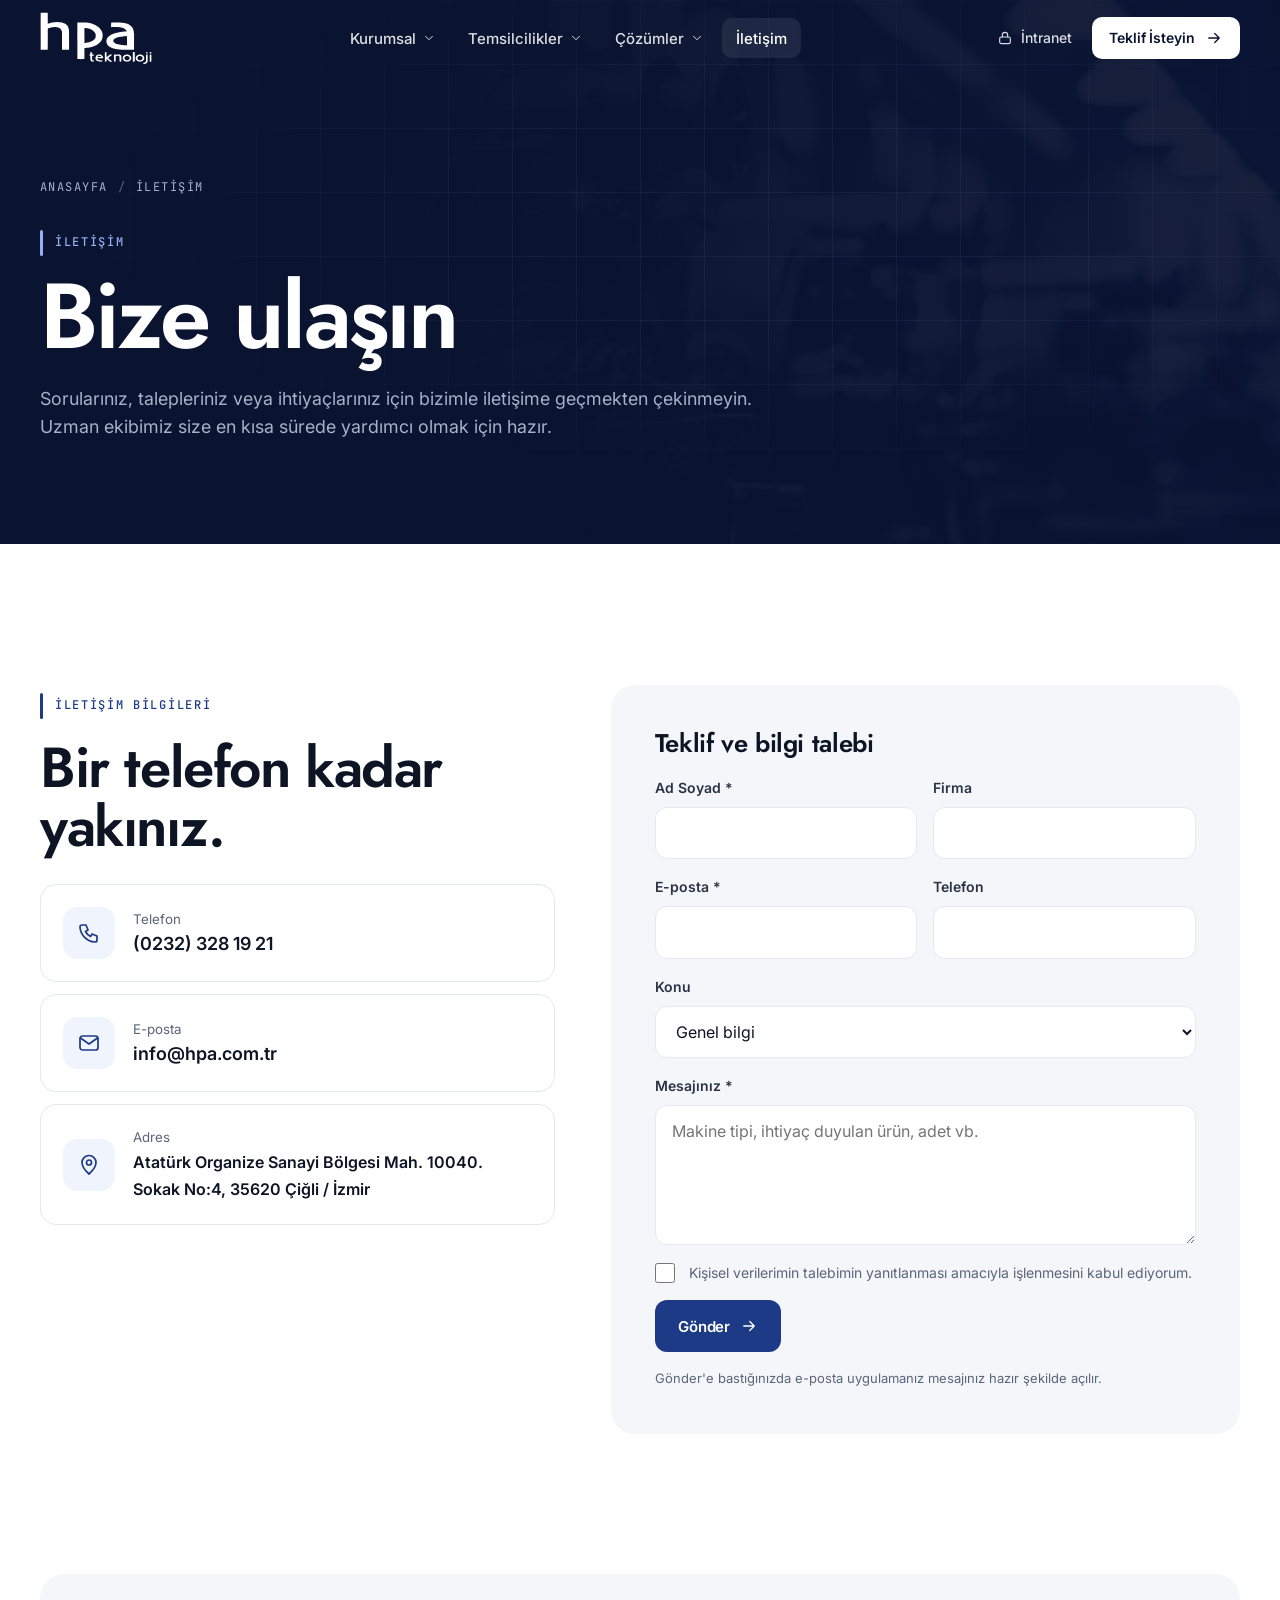
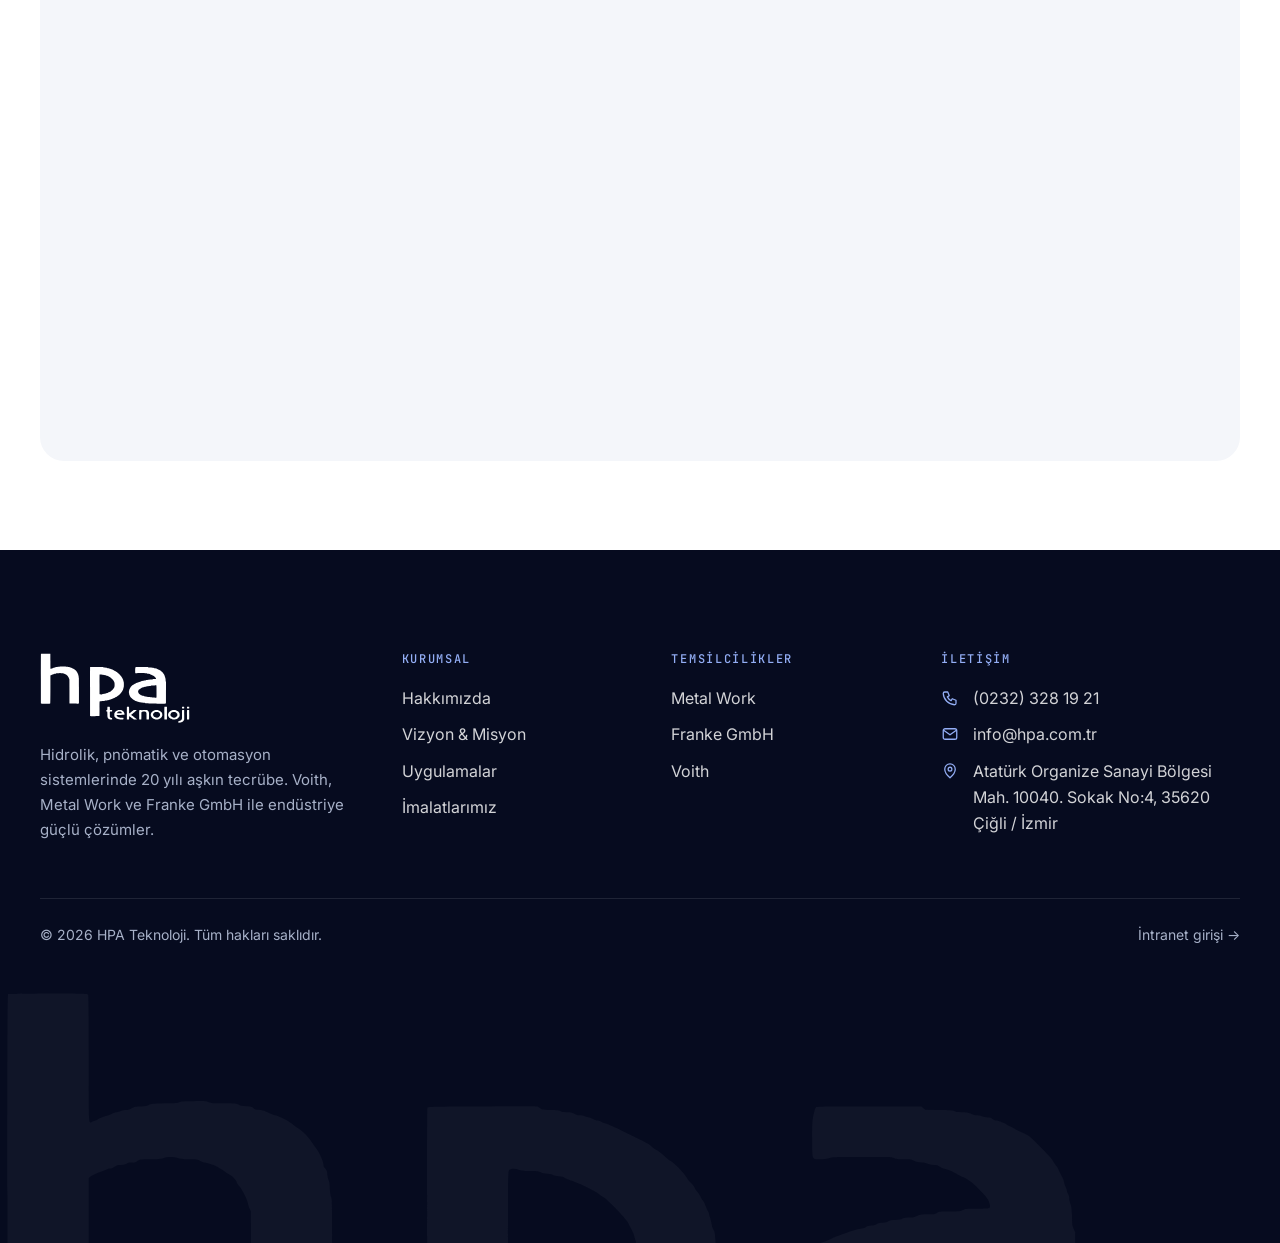
<file: hpa-website/iletisim.html>
<!doctype html>
<html lang="tr" class="no-js">
<head>
<meta charset="utf-8">
<meta name="viewport" content="width=device-width, initial-scale=1">
<title>İletişim — HPA Teknoloji</title>
<meta name="description" content="HPA Teknoloji iletişim: (0232) 328 19 21 · info@hpa.com.tr · Atatürk OSB, 10040. Sokak No:4, 35620 Çiğli / İzmir.">
<meta name="theme-color" content="#0A1330">
<meta property="og:type" content="website">
<meta property="og:locale" content="tr_TR">
<meta property="og:site_name" content="HPA Teknoloji">
<meta property="og:title" content="İletişim — HPA Teknoloji">
<meta property="og:description" content="HPA Teknoloji iletişim: (0232) 328 19 21 · info@hpa.com.tr · Atatürk OSB, 10040. Sokak No:4, 35620 Çiğli / İzmir.">
<link rel="icon" href="assets/img/favicon.svg" type="image/svg+xml">
<link rel="preconnect" href="https://fonts.googleapis.com">
<link rel="preconnect" href="https://fonts.gstatic.com" crossorigin>
<link rel="stylesheet" href="https://fonts.googleapis.com/css2?family=Inter:wght@400;500;600&family=JetBrains+Mono:wght@500&family=Jost:wght@500;600&display=swap">
<link rel="stylesheet" href="assets/css/style.css">
<script>document.documentElement.classList.remove("no-js")</script>
</head>
<body>
<a class="skip-link" href="#icerik">İçeriğe geç</a>
<svg width="0" height="0" style="position:absolute" aria-hidden="true"><symbol id="hpa-logo" viewBox="41 16 363.3 171"><path fill="currentColor" fill-rule="evenodd" d="M378.5 184.8C379 184.6 379.7 184.5 380.4 184.5C381.2 184.5 381.7 184.4 382.1 184.2C382.5 184 383.1 183.8 383.5 183.8C385.6 183.4 388.7 180.8 389.8 178.5L390.3 177.3L390.3 166C390.3 155.8 390.3 154.8 390.1 154.5C389.8 154.2 389.5 154.2 387.6 154.2C385.6 154.2 385.5 154.2 385.3 154.5C385 154.9 385 156.1 385 165.1C385 174.8 385 175.3 384.7 175.7C384.5 175.9 384.2 176.4 384 176.8C383.6 177.7 381.8 179.6 381.1 179.8C380.9 179.9 380.4 180 380.2 180C379.9 180 379.5 180.2 379.2 180.3C378.8 180.6 378.3 180.7 377.6 180.7C376.9 180.8 376.6 180.9 376.4 181.1C376.1 181.5 376.1 184.4 376.3 184.8C376.6 185.3 377.3 185.3 378.5 184.8ZM401.8 177.1C402.5 176.9 402.5 176.7 402.5 165.5C402.5 155.1 402.5 154.8 402.2 154.5C401.9 154.2 401.6 154.2 399.7 154.2C397.9 154.2 397.5 154.2 397.3 154.4C397 154.7 397 155.9 397 165.6C397 171.7 397.1 176.7 397.1 176.8C397.2 176.9 397.4 177 397.6 177.1C398 177.2 401.1 177.2 401.8 177.1ZM215.6 176.9C215.8 176.7 215.8 176.3 215.8 175.3C215.8 173.6 215.7 173.3 214.4 173.3C213.2 173.3 211.6 172.7 210.8 171.9L210.2 171.3L210.2 165C210.1 157.3 209.9 158 212.9 158C215.7 158 215.7 158 215.8 156.1C215.9 154.2 215.9 154.2 213.3 154.2C211.4 154.2 210.6 154 210.3 153.6C210.2 153.5 210.2 151.9 210.2 150.2C210.2 145.9 210.4 146.2 207.1 146.2C205.2 146.2 204.5 146.2 204.4 146.4C204.2 146.5 204.2 147.9 204.1 150.1C204.1 153.5 204.1 153.5 203.7 153.8C203.5 154 203.1 154.2 202.8 154.2C201.8 154.2 201.6 154.5 201.6 155.8C201.5 157.4 201.7 157.7 202.8 157.9C203.3 158 203.8 158.2 203.9 158.3C204 158.5 204.1 159.8 204.2 164.1C204.2 169.1 204.3 169.8 204.5 170.2C204.7 170.5 204.8 171.1 204.8 171.5C204.8 172.7 205.1 173.1 206.6 174.6C208.1 176.2 208.6 176.5 209.4 176.5C209.8 176.5 210.4 176.7 210.8 176.8C211.7 177.3 215.2 177.3 215.6 176.9ZM242.2 176.9C243.1 176.5 243.3 175.9 243.3 174.6C243.3 172.8 242.9 172.5 241.2 173.1C240.4 173.3 240.3 173.3 239.2 173C238.4 172.8 237.7 172.7 236.2 172.7C234.6 172.7 234.3 172.6 233.5 172.2C233 172 232.4 171.8 232.2 171.8C231.4 171.8 228.4 170 227.9 169.2C227.7 168.9 227.4 168.5 227.1 168.1C226.4 167.3 226.3 166.9 226.7 166.5L227 166.1L236 166C243.4 165.9 245.2 165.9 245.4 165.7C245.9 165.3 245.8 162.9 245.3 162.2C245.1 161.8 244.8 161.3 244.8 161C244.3 158.6 242.7 156.8 239.7 155.2L237.7 154.2L234 154.2C230.7 154.2 230.2 154.2 229.8 154.5C229.5 154.7 228.9 154.9 228.4 155C226 155.5 223.3 157.9 221.9 160.9L221 162.7L221 165.5C221 169.4 221.2 170 223.4 172.2C224.7 173.5 225.1 173.8 226.3 174.4C227.1 174.8 227.9 175.2 228.2 175.4C228.4 175.5 228.8 175.7 229 175.7C229.3 175.7 230 175.8 230.5 176.1C231.2 176.4 231.8 176.5 232.6 176.5C233.3 176.5 233.9 176.6 234.4 176.8C235.3 177.3 241.4 177.3 242.2 176.9ZM256.6 176.8C256.8 176.5 256.8 175.9 256.8 173.3C256.8 171.4 256.9 170 257 169.8C257.4 169.1 258.3 169.5 260 171.1C260.7 171.7 261.5 172.3 261.9 172.5C262.3 172.7 262.8 173 263 173.2C263.2 173.5 263.9 173.9 264.4 174.2C264.9 174.5 265.7 175.1 266.1 175.4C266.5 175.8 267.2 176.3 267.7 176.6L268.6 177.2L272 177.1C275.1 177.1 275.4 177.1 275.5 176.8C275.6 176.3 274.7 175.4 274 175.2C273.6 175 273 174.6 272.4 174C271.8 173.4 271.1 172.9 270.8 172.8C270.5 172.7 269.6 172 268.9 171.4C268.2 170.7 267.3 170.1 267.1 169.9C266.8 169.8 266 169.2 265.5 168.7C264.9 168.2 264 167.5 263.4 167.1C262.2 166.3 262 166.1 262 165.6C262 165.2 262.9 164.4 264.4 163.5C264.9 163.2 265.8 162.5 266.2 161.9C266.8 161.3 267.4 160.7 267.9 160.5C268.4 160.3 269.3 159.6 270.2 158.8C270.9 158 271.9 157.2 272.3 157C273.2 156.6 274.8 155.1 274.8 154.7C274.8 154.2 274.5 154.2 271.2 154.2L268 154.2L267.3 154.7C266.9 155.1 266.3 155.4 265.9 155.6C265.6 155.8 264.7 156.5 263.9 157.3C263.2 158 262.2 158.8 261.9 158.9C261.6 159.1 260.6 159.8 259.8 160.6C258.6 161.7 258.2 162 257.9 162C256.8 162 256.8 162.2 256.8 154.2C256.8 145.3 257.1 146.2 254.1 146.2C252.6 146.2 252 146.2 251.7 146.4C251.4 146.6 251.4 147 251.4 161.7C251.4 176.3 251.4 176.7 251.7 176.9C252 177.1 252.6 177.2 254.2 177.2C256.2 177.2 256.3 177.2 256.6 176.8ZM286.3 176.9C286.6 176.7 286.6 176.4 286.6 168.1C286.7 158.4 286.6 158.9 287.9 158.8C288.3 158.8 288.8 158.6 289.1 158.4C289.6 158 291.5 157.9 295.5 158C296.2 158 298.6 160.2 298.8 161.1C298.9 161.5 299 164.7 299 169.2C299 175.7 299 176.7 299.3 176.9C299.7 177.3 304.3 177.3 304.7 176.9C305.2 176.5 305.2 160.8 304.7 159.7C304.5 159.3 304.3 158.7 304.2 158.3C304.1 157.3 302.4 155.5 300.8 154.7L299.6 154.2L294.7 154.2L289.8 154.2L289.1 154.6C288.2 155.1 287.6 155.1 286.8 154.6C286.1 154.2 285.9 154.2 284 154.2C282.4 154.2 281.8 154.2 281.6 154.4C281.3 154.6 281.2 154.9 281.2 165.7C281.2 176.4 281.3 176.7 281.6 176.9C282 177.3 285.8 177.3 286.3 176.9ZM326.2 176.8C326.6 176.6 327.1 176.5 327.6 176.5C328.1 176.5 328.6 176.4 328.9 176.3C329.1 176.1 329.6 175.9 329.9 175.8C330.3 175.7 330.7 175.5 330.9 175.3C331.1 175.2 331.5 174.9 331.8 174.8C332.2 174.6 333.1 173.8 333.9 173C335.3 171.6 335.6 171.2 336.3 169.6L337.2 167.8L337.2 165.8C337.2 164.1 337.2 163.6 336.9 162.8C336.7 162.3 336.5 161.7 336.4 161.3C336.3 160.8 335.9 160.3 334 158.5C331.9 156.4 331.6 156.2 330.3 155.6C329.5 155.3 328.6 155 328.3 155C328 155 327.4 154.8 327 154.6C326.2 154.2 326.1 154.2 323.3 154.2C320.7 154.2 320.4 154.2 319.9 154.5C319.6 154.7 319 154.9 318.6 154.9C318.2 155 317.1 155.4 316.1 155.9C314.3 156.8 314.1 157 312.2 158.9C310.3 160.8 310.2 161 310.1 161.8C310 162.2 309.8 162.9 309.6 163.2C309.1 164.2 309.2 167.1 309.8 168.5C310 169.1 310.4 169.8 310.6 170C310.8 170.2 311 170.7 311.1 171C311.3 171.3 311.9 172.2 312.7 173C313.9 174.3 314.3 174.5 316.1 175.5C317.8 176.3 318.4 176.5 319 176.5C319.4 176.5 320.1 176.7 320.5 176.8C321.6 177.3 325.2 177.3 326.2 176.8ZM348.1 176.9L348.5 176.7L348.5 161.7L348.5 146.7L348.1 146.4C347.6 146.1 343.1 146.1 342.6 146.4C342.3 146.6 342.2 147 342.2 161.7C342.2 176.3 342.3 176.7 342.6 176.9C343.1 177.3 347.6 177.3 348.1 176.9ZM368.2 176.8C368.6 176.6 369.1 176.5 369.6 176.5C370.1 176.5 370.6 176.4 371 176.2C371.3 176 371.6 175.8 371.7 175.8C372.3 175.8 374.4 174.3 376.1 172.6C377.7 171.1 378.1 170.5 378.6 169.6L379.2 168.3L379.2 165.7C379.2 163.6 379.1 162.9 378.9 162.4C378.6 161.7 377.9 160.5 377.2 159.6C377 159.2 376.6 158.6 376.4 158.3C376.2 158 375.7 157.6 375.2 157.3C374.7 157.1 374.2 156.7 374 156.6C373.8 156.3 373.2 156 372.8 155.8C372.4 155.7 371.9 155.4 371.7 155.2C371.4 155.1 371.1 155 370.8 155C370.6 155 370 154.8 369.5 154.6C368.7 154.2 368.5 154.2 365.5 154.2C362.5 154.2 362.3 154.2 361.5 154.6C361 154.8 360.4 155 360.2 155C360 155 359.4 155.2 358.9 155.5C358.5 155.7 357.7 156.1 357.2 156.3C356.2 156.6 353.5 159.2 353 160.2C352.8 160.6 352.5 161.2 352.4 161.5C351.2 163.8 350.9 166.5 351.6 167.9C351.8 168.3 352 168.8 352 169C352 169.3 352.2 169.7 352.4 170C352.6 170.2 352.9 170.7 353.1 171.1C353.3 171.8 355.2 173.8 355.9 174C356.2 174.1 356.8 174.5 357.2 174.9C358 175.5 360.3 176.5 361.2 176.5C361.4 176.5 362 176.7 362.4 176.8C363.4 177.3 367.2 177.3 368.2 176.8ZM321.3 172.4C321 172.2 320.5 172 320.2 171.9C318.1 171.5 316.2 169.9 315.7 168.3C315.6 167.8 315.3 167.2 315.1 166.9C314.4 165.7 315 163 316.6 161.4C317.4 160.4 318.4 159.7 318.9 159.7C319.1 159.7 319.7 159.5 320.2 159.2C321 158.8 321.2 158.8 323.4 158.8C325.3 158.8 325.7 158.9 326.3 159.2C326.7 159.3 327.3 159.6 327.7 159.7C328.9 160 330.8 161.9 331.4 163.4C332 164.9 332 166.9 331.4 168.1C330.7 169.4 329.2 170.8 328.1 171.4C325.2 172.6 325.1 172.7 323.5 172.7C322.3 172.7 321.8 172.6 321.3 172.4ZM363.1 172.2C362.7 172 362.2 171.8 361.9 171.8C361.3 171.8 360.7 171.4 359.1 170C358.2 169 357.8 168.6 357.6 167.9C357.4 167.5 357.2 166.8 357 166.5C356.7 165.6 356.7 165.1 357.5 163.5C357.9 162.7 358.2 161.9 358.2 161.9C358.2 161.6 359.5 160.3 359.8 160.3C359.9 160.3 360.6 160 361.4 159.6L362.9 158.8L365.5 158.8L368.2 158.8L369.3 159.4C370.5 160 372.9 162.2 373.4 163.1C373.8 164 373.8 166.9 373.3 168C372.7 169.3 371.2 170.8 369.7 171.4C369 171.8 368.2 172.2 368 172.3C367.2 172.9 364 172.8 363.1 172.2ZM184.9 168.9C185.2 168.6 185.2 167.2 185.2 151.1C185.2 134.2 185.3 133.7 185.6 133.3C185.8 133 186.1 133 187.7 133C189.2 133 189.5 133 190.1 132.6C190.7 132.2 190.8 132.2 193.9 132.2C196.9 132.2 197.1 132.1 198 131.8C198.7 131.4 199.1 131.3 200.5 131.3C202 131.3 202.3 131.3 203 130.9C203.5 130.6 204 130.5 204.7 130.5C205.3 130.5 205.9 130.4 206.3 130.2C206.6 130 207.3 129.8 207.8 129.8C208.4 129.7 209.1 129.6 209.4 129.4C209.8 129.2 210.4 129 210.8 129C211.2 128.9 211.7 128.7 211.9 128.5C212.2 128.3 212.8 128.1 213.3 128C215.8 127.3 216.5 127 217.6 126.5C218.2 126.1 219 125.8 219.4 125.8C220.1 125.6 221.9 124.7 222.9 123.9C223.3 123.6 224.2 123.1 224.9 122.8C225.7 122.4 226.4 122 226.7 121.8C226.9 121.5 227.4 121.2 227.8 121C228.2 120.8 228.8 120.5 229.1 120.2C229.4 119.9 230 119.5 230.4 119.2C231.6 118.6 237.2 113 237.7 112C237.9 111.6 238.3 111 238.7 110.5C239.1 110.1 239.5 109.5 239.7 109.1C239.9 108.7 240.2 108.3 240.3 108.1C240.5 107.9 240.9 107.2 241.1 106.6C241.4 105.9 241.8 105.2 242 104.8C242.2 104.5 242.3 104.1 242.3 104C242.3 103.8 242.5 103.2 242.7 102.7C242.8 102.2 243 101.5 243 101.2C243 101 243.2 100.3 243.4 99.9C243.9 99.1 243.9 98.9 244.1 96.2C244.2 92.5 244.2 92.2 244.1 88.7C243.9 86 243.9 85.7 243.5 85.2C243.3 84.9 243.1 84.2 243 83.6C242.9 83 242.7 82.3 242.6 81.9C242.5 81.5 242.3 81.1 242.3 80.9C242.3 80.8 242.2 80.4 242 80C241.8 79.7 241.5 78.9 241.2 78.3C241 77.7 240.7 77.1 240.5 76.9C240.3 76.7 240.1 76.3 239.9 76C239.8 75.6 239.4 75 239.1 74.6C238.8 74.2 238.3 73.6 238.2 73.3C238 72.9 237.5 72.2 237 71.8C236.5 71.3 236 70.6 235.8 70.2C235.3 69.2 232.2 66 231.1 65.5C230.6 65.2 229.9 64.7 229.5 64.2C229.1 63.8 228.2 63.1 227.6 62.7C226.9 62.3 226.2 61.8 226 61.6C225.5 61.1 224.8 60.7 222.6 59.6C221.7 59.1 220.7 58.6 220.4 58.5C218.7 57.5 213.3 55 212.9 55C212.6 55 212.2 54.9 211.9 54.7C211.7 54.5 211.1 54.3 210.7 54.2C210.3 54.2 209.6 54 209.2 53.7C208.9 53.5 208.4 53.3 208.2 53.3C207.9 53.3 207.4 53.2 207 53C206.6 52.8 205.9 52.7 205.4 52.7C204.8 52.7 204.4 52.5 203.9 52.2C203.3 51.9 203.1 51.8 201.8 51.8C200.7 51.8 200.3 51.8 200 51.5C199.7 51.3 199.1 51.2 197.1 51.2C194.9 51.1 194.7 51 194.3 50.7C194.1 50.5 193.7 50.3 193.5 50.2C193.3 50.1 186.2 50.1 177.8 50.2C164.4 50.2 162.5 50.3 162.3 50.5C162.2 50.7 162.2 72.8 162.2 109.6C162.2 168.3 162.2 168.5 162.5 168.8C162.8 169.2 163.1 169.2 173.7 169.2C184.1 169.2 184.6 169.2 184.9 168.9ZM232.7 162C227.1 161.9 227.2 161.9 227.8 160.6C228.1 160 228.3 159.8 229.8 158.9L231.5 158L233.5 158C235.4 158 235.5 158 236.6 158.6C238.4 159.5 239.6 160.8 239.2 161.5C239 161.9 238.3 162.2 237.9 162.1C237.7 162.1 235.4 162.1 232.7 162ZM389.9 150.3C390.3 149.9 390.3 149.7 390.3 148.3C390.3 146.2 390.3 146.2 387.6 146.2C385 146.2 384.9 146.2 385 148.4C385.1 150.6 385.2 150.7 387.7 150.7C389.4 150.7 389.5 150.6 389.9 150.3ZM401.7 150.5C402 150.4 402.2 150.1 402.4 149.7C402.6 149 402.5 146.8 402.2 146.5C402.1 146.3 401.3 146.2 399.8 146.2C396.9 146.1 396.9 146.1 397 148.5C397.1 150.7 397.1 150.7 399.5 150.7C400.5 150.7 401.5 150.6 401.7 150.5ZM65.8 138.3C66.1 138 66.1 137.1 66.2 104.2L66.2 70.5L66.8 70C67.1 69.8 68 69.3 68.8 69C69.6 68.7 70.6 68.3 70.9 68.2C71.3 68 71.9 67.8 72.2 67.8C72.6 67.8 73 67.7 73.5 67.3C74.1 66.9 74.4 66.8 75.2 66.8C75.8 66.8 76.3 66.7 76.8 66.5C77.2 66.2 77.7 66.1 78.4 66.1C79.1 66.2 79.4 66.1 80 65.7C80.6 65.3 80.6 65.2 83.8 65.2C86.3 65.1 87 65 87.5 64.8C88.3 64.4 90.5 64.4 91.4 64.8C91.9 65 92.9 65.1 94.6 65.2C96.8 65.2 97.2 65.3 97.7 65.6C98 65.8 98.6 66 99 66.1C100.1 66.2 102.2 67 102.8 67.4C103 67.6 103.4 67.8 103.6 67.9C103.8 68 104.3 68.3 104.7 68.6C105.1 68.9 105.8 69.4 106.2 69.6C107 70 108.2 71.3 108.2 71.8C108.2 71.9 108.5 72.3 108.8 72.7C109.7 73.6 111.3 76.8 111.4 77.9C111.5 78.3 111.7 79 111.9 79.3L112.2 79.9L112.3 109C112.4 136.5 112.4 138 112.7 138.3C113 138.6 113.7 138.6 123.7 138.6C134.4 138.7 134.4 138.7 134.9 138.3L135.3 138L135.3 107.3C135.3 77.1 135.3 76.6 135 76C134.8 75.5 134.7 74.9 134.6 73.5C134.6 72.3 134.5 71.6 134.3 71.2C134.1 70.9 134 70.2 133.9 69.6C133.9 68.7 133.8 68.5 133.4 67.9C132.9 67.5 132.8 67.2 132.8 66.6C132.8 65.8 131.3 62.6 130.5 61.8C130.3 61.5 129.8 60.8 129.4 60.2C128.7 59 127 57.3 125.6 56.4C125 56.1 124.3 55.5 124 55.2C123.1 54.4 120.4 53 119.1 52.7C118.7 52.6 118 52.4 117.7 52.2C117.4 52 117 51.8 116.8 51.8C116.7 51.8 116.4 51.7 116.2 51.5C115.9 51.4 115.3 51.2 114.5 51.1C113.5 51.1 113.2 51 112.9 50.6C112.5 50.2 112.2 50.2 110.9 50.1C109.8 50.1 109.2 50 108.8 49.7C108.1 49.4 107.8 49.3 104.6 49.3C101.4 49.3 101 49.3 100.3 49C99.6 48.7 99.3 48.6 96 48.7C93 48.7 92.4 48.7 91.9 49C91.5 49.2 90.8 49.3 87.7 49.3C84.4 49.4 83.8 49.5 83.3 49.7C82.9 50 82.3 50.1 81 50.2C79.5 50.2 79.1 50.3 78.4 50.7C77.9 51 77.4 51.2 76.8 51.2C76.3 51.2 75.7 51.3 75.3 51.5C75 51.7 74.4 51.8 74.1 51.8C73.8 51.8 73.3 52 73 52.1C72.7 52.3 71.8 52.7 71 52.9C70.2 53.1 69.3 53.5 69 53.7C68.7 54 68 54.3 67.5 54.4C66 55 66.2 56.7 66.2 36.5C66.2 22.4 66.1 18.7 66 18.4C65.8 18.2 65 18.1 54.6 18.1C46.9 18.2 43.4 18.2 43.3 18.3C43.1 18.5 43.1 36.2 43.1 78.3L43.1 138L43.5 138.3C43.9 138.7 44.3 138.7 54.7 138.7C65.4 138.7 65.5 138.7 65.8 138.3ZM345.7 138.3L346.1 138L346.1 112L346.2 86L345.8 85C345.4 84.2 345.3 83.8 345.3 81.5C345.2 79.3 345.1 78.8 344.9 78C344.7 77.6 344.5 76.8 344.5 76.4C344.5 75.9 344.4 75.4 344.2 75.1C344 74.8 343.8 74.3 343.8 73.9C343.7 73.6 343.5 73.1 343.4 72.9C343.3 72.7 343.1 72.1 343 71.6C342.9 71 342.6 70.3 342.3 69.9C342.1 69.4 341.7 68.7 341.5 68.3C341.4 67.8 341 67.2 340.6 66.8C340.3 66.4 339.9 65.8 339.7 65.4C339.5 65 338 63.4 336.3 61.7C333.4 58.7 333.2 58.6 331.6 57.8C330.7 57.4 329.6 56.9 329.3 56.7C329 56.5 328.3 56.1 327.8 55.9C327.3 55.7 326.7 55.4 326.5 55.2C325.6 54.7 324.2 54.2 323.8 54.2C323.6 54.2 323.1 54 322.8 53.8C322.4 53.4 322.1 53.3 321.4 53.3C320.9 53.3 320.1 53.2 319.7 53C319.2 52.8 318.5 52.7 318.1 52.7C317.7 52.7 317 52.5 316.5 52.2C315.7 51.9 315.3 51.8 313.9 51.8C312.7 51.8 312.2 51.8 311.8 51.5C311.3 51.3 310.6 51.2 307.4 51.2L303.6 51.1L303 50.6L302.5 50.2L287.7 50.2C276.1 50.2 272.8 50.2 272.6 50.4C272.5 50.5 272.3 50.9 272.2 51.3C272.1 51.8 271.9 52.5 271.8 53.1C271.6 53.9 271.5 55 271.5 59.1C271.5 64.1 271.6 64.7 272.1 65C272.5 65.3 275.6 65.2 276.5 64.8C277.3 64.5 277.7 64.5 285.6 64.5C293.4 64.5 293.9 64.5 294.7 64.8C295.3 65.1 295.9 65.2 297.4 65.2C299.1 65.2 299.5 65.2 300.4 65.6C301 65.9 301.8 66 302.6 66.1C303.3 66.1 304.1 66.3 304.5 66.5C305 66.7 305.6 66.8 306.2 66.8C306.9 66.8 307.2 66.9 307.8 67.3C308.1 67.6 308.7 67.8 309.1 67.9C309.7 68 310.6 68.3 311.9 69C312.3 69.2 312.9 69.5 313.2 69.7C313.6 69.9 314.2 70.2 314.5 70.3C314.8 70.5 315.5 70.8 315.9 71.1C317.1 71.7 320.8 75.4 321.5 76.8C322 77.9 322.1 78.6 321.8 79C321.7 79.1 320.6 79.2 318.3 79.2C315.1 79.2 315 79.2 314.3 79.6C313.5 80 313.4 80 310.5 80C307.7 80 307.6 80 306.9 80.4C306.3 80.8 306.1 80.8 304.3 80.8C302.7 80.8 302.3 80.9 301.4 81.2C300.7 81.6 300.1 81.7 299.2 81.7C298.2 81.7 297.7 81.8 297.2 82C296.8 82.3 296.2 82.4 295.2 82.4C294 82.4 293.6 82.5 293.1 82.8C292.7 83.1 292.3 83.2 291.6 83.2C290.9 83.2 290.5 83.3 290 83.5C289.6 83.8 289 84 288.3 84C287.6 84.1 287 84.2 286.7 84.5C286.4 84.7 285.8 84.9 285.2 84.9C284.3 85 282.7 85.5 281.5 86C281.2 86.1 280.1 86.5 279.2 86.8C278.2 87.1 277.3 87.5 277.2 87.6C276.9 87.9 274.5 88.8 274.2 88.8C274 88.8 273.6 89 273.2 89.2C272.9 89.4 272.4 89.7 272.1 89.8C271.8 89.9 271.2 90.3 270.8 90.6C270.4 90.9 269.5 91.5 268.8 91.8C268 92.2 267.2 92.7 267 93C266.8 93.2 266.3 93.5 265.9 93.7C265 94 260.6 98.4 260.3 99.2C260.1 99.5 259.7 100.2 259.4 100.7C258.7 101.5 258 103 258 103.5C258 103.7 257.8 104 257.6 104.4C257.2 104.9 257.1 105.4 257 106.2C256.9 106.9 256.8 107.7 256.6 108C256.2 108.8 256.2 112.7 256.7 113.7C256.9 114.1 257 114.8 257 115.3C257 115.9 257.1 116.5 257.4 116.9C257.5 117.3 257.9 118.2 258.2 119C258.5 119.8 258.9 120.7 259.1 121C259.3 121.3 259.5 121.7 259.6 121.9C259.8 122.5 265 127.7 265.7 128C266 128.1 266.5 128.4 266.8 128.7C267 128.9 267.7 129.4 268.2 129.7C270.3 130.8 272.8 132 273.2 132.1C273.8 132.2 276 133.2 276.4 133.4C276.6 133.5 277.2 133.7 277.7 133.8C278.2 133.9 278.8 134.2 279.1 134.3C279.4 134.6 279.9 134.7 280.4 134.7C280.9 134.7 281.5 134.8 281.9 135C282.3 135.2 282.9 135.3 283.4 135.3C284 135.3 284.6 135.5 285.2 135.8C285.9 136.1 286.3 136.2 287.6 136.2C288.8 136.2 289.3 136.2 289.7 136.5C290.1 136.7 290.8 136.8 292.6 136.8C294.8 136.9 295 136.9 295.6 137.4L296.3 137.8L299.8 137.8C302.6 137.8 303.6 137.9 304.1 138.1C304.4 138.2 305 138.4 305.2 138.5C305.5 138.6 314.6 138.6 325.5 138.7C344.8 138.7 345.3 138.7 345.7 138.3ZM318.4 123.9C317.5 123.5 317.4 123.5 313.4 123.5C309.9 123.5 309.3 123.5 308.5 123.2C307.8 122.9 307.1 122.8 305.1 122.8C302.6 122.8 302.6 122.8 301.9 122.4C301.3 122 301.1 121.9 299.4 121.8C298 121.8 297.3 121.7 296.9 121.5C296.6 121.3 296.1 121.2 295.5 121.2C294.6 121.2 294.4 121.1 293.9 120.7C293.4 120.2 293.2 120.2 292.4 120.2C291.8 120.2 291.1 120 290.7 119.8C290.3 119.7 289.8 119.5 289.5 119.5C289.2 119.5 288.5 119.2 287.8 118.8C287.1 118.5 286.3 118.2 286 118.1C285.7 118 285.2 117.8 284.9 117.5C284.6 117.2 283.9 116.8 283.3 116.6C281.4 115.8 279.9 113.9 278.9 111.1C278.5 109.9 278.5 109.2 279.1 107.4C279.6 106 279.7 105.7 281 104.4C282.3 103.1 283.8 102 284.9 101.7C285.2 101.6 286 101.2 286.6 100.9C288.2 99.9 288.4 99.8 288.8 99.8C289 99.8 289.5 99.7 289.8 99.5C290.1 99.3 290.8 99.2 291.2 99.1C291.6 99 292.1 98.8 292.4 98.7C292.7 98.5 293.3 98.3 293.8 98.2C294.3 98.2 295.2 98 295.8 97.8C296.4 97.6 297.2 97.5 297.5 97.5C298 97.5 298.4 97.4 298.7 97.1C299.2 96.8 299.5 96.7 301.2 96.7C302.4 96.6 303.2 96.5 303.5 96.3C303.8 96.2 304.7 96.1 306.5 96C309 95.9 309.1 95.9 309.8 95.5L310.4 95L314 95C317.3 95 317.7 95 318.5 94.7C319.4 94.3 321.5 94.1 322.3 94.3C323.2 94.5 323.2 94.4 323.2 109.5L323.2 123.5L322.8 123.9C322.1 124.5 319.7 124.5 318.4 123.9ZM186 116.2C185.7 116.1 185.5 115.8 185.4 115.6C185.2 115.3 185.2 109 185.2 91.9C185.2 69.8 185.2 68.7 185.5 68.3C185.9 67.8 187.1 67.7 188.4 68.2C189.3 68.4 189.9 68.5 191.5 68.5C193.2 68.5 193.7 68.6 194.3 68.8C194.8 69.1 195.6 69.2 196.4 69.3C197.2 69.4 197.9 69.5 198.1 69.7C198.2 69.8 198.9 69.9 199.6 70C200.4 70.1 201 70.2 201.3 70.5C201.5 70.6 202.5 71 203.3 71.3C205.4 72 210.1 74.3 210.9 75C211.3 75.4 211.9 75.7 212.2 75.9C213 76.2 218.5 81.8 219.2 83.1C220.3 85.2 221 86.5 221 86.9C221 87.2 221.2 87.6 221.3 88C221.8 89 221.8 96.5 221.3 97.6C221.2 98 221 98.6 221 98.8C221 99.1 220.8 99.5 220.6 99.8C220.3 100.1 220.1 100.6 219.9 101C219.8 101.5 219.3 102.1 218.8 102.7C218.3 103.2 217.8 103.8 217.7 104C217.5 104.7 216.2 106.1 215.4 106.5C214.9 106.7 214.1 107.4 213.5 107.9C212.9 108.5 212.2 109 212.1 109C211.8 109 210.4 109.8 209.1 110.7C208.7 110.9 208 111.2 207.6 111.3C206.7 111.6 205.3 112.2 204.7 112.7C204.5 112.8 204 113 203.5 113.1C203.1 113.2 202.5 113.3 202.2 113.5C201.9 113.7 201.4 113.8 201.2 113.8C200.9 113.8 200.3 114 199.9 114.2C199.3 114.5 198.7 114.7 198.2 114.7C197.9 114.7 197.2 114.8 196.8 115C196.2 115.3 195.7 115.3 194.4 115.3C192.8 115.3 192.6 115.4 191.8 115.8C191 116.2 190.8 116.2 188.7 116.3C187.4 116.3 186.2 116.2 186 116.2Z"/></symbol></svg>
<header class="site-header">
  <div class="container site-header__inner">
    <a class="brand" href="index.html" aria-label="HPA Teknoloji — Anasayfa"><svg viewBox="0 0 363.3 171" aria-hidden="true"><use href="#hpa-logo" width="363.3" height="171"/></svg></a>
    <nav class="nav" aria-label="Ana menü">
      <ul class="nav__list">
        <li class="nav__item"><a class="nav__link" href="kurumsal.html" aria-haspopup="true">Kurumsal<svg viewBox="0 0 24 24" fill="none" stroke="currentColor" stroke-width="1.7" stroke-linecap="round" stroke-linejoin="round" aria-hidden="true"><path d="m6 9 6 6 6-6"/></svg></a><div class="dropdown"><a href="kurumsal.html"><strong>Hakkımızda</strong><span>20+ yıllık hidrolik, pnömatik ve otomasyon deneyimi</span></a><a href="kurumsal.html#vizyon-misyon"><strong>Vizyon &amp; Misyon</strong><span>Geleceğin endüstriyel dönüşümüne yön vermek</span></a></div></li>
        <li class="nav__item"><a class="nav__link" href="metal-work.html" aria-haspopup="true">Temsilcilikler<svg viewBox="0 0 24 24" fill="none" stroke="currentColor" stroke-width="1.7" stroke-linecap="round" stroke-linejoin="round" aria-hidden="true"><path d="m6 9 6 6 6-6"/></svg></a>
          <div class="dropdown dropdown--mega"><a class="mega-card" href="metal-work.html"><div class="mega-card__img"><img src="assets/img/metalwork-2.webp" alt="" loading="lazy" width="440" height="275"></div><div class="mega-card__body"><strong>Metal Work</strong><span>İtalya · Pnömatik</span></div></a><a class="mega-card" href="franke.html"><div class="mega-card__img"><img src="assets/img/franke-3.webp" alt="" loading="lazy" width="440" height="275"></div><div class="mega-card__body"><strong>Franke GmbH</strong><span>Almanya · Rulman & lineer</span></div></a><a class="mega-card" href="voith.html"><div class="mega-card__img"><img src="assets/img/voith-1.webp" alt="" loading="lazy" width="440" height="275"></div><div class="mega-card__body"><strong>Voith</strong><span>Almanya · Hidrolik</span></div></a></div></li>
        <li class="nav__item"><a class="nav__link" href="uygulamalar.html" aria-haspopup="true">Çözümler<svg viewBox="0 0 24 24" fill="none" stroke="currentColor" stroke-width="1.7" stroke-linecap="round" stroke-linejoin="round" aria-hidden="true"><path d="m6 9 6 6 6-6"/></svg></a><div class="dropdown"><a href="uygulamalar.html"><strong>Uygulamalar</strong><span>Punch pres, abkant, plastik işleme, tezgah, test standı</span></a><a href="imalatlarimiz.html"><strong>İmalatlarımız</strong><span>Komple hidrolik sistemler ve test standları</span></a></div></li>
        <li class="nav__item"><a class="nav__link" href="iletisim.html" aria-current="page">İletişim</a></li>
      </ul>
    </nav>
    <div class="header-actions">
      <a class="intranet" href="https://hpa.com.tr/fiyat-listesi/"><svg viewBox="0 0 24 24" fill="none" stroke="currentColor" stroke-width="1.7" stroke-linecap="round" stroke-linejoin="round" aria-hidden="true"><rect x="4" y="10.5" width="16" height="10" rx="2.5"/><path d="M8 10.5V7.5a4 4 0 0 1 8 0v3"/></svg>İntranet</a>
      <a class="btn btn--sm btn--header" href="iletisim.html">Teklif İsteyin<svg viewBox="0 0 24 24" fill="none" stroke="currentColor" stroke-width="1.7" stroke-linecap="round" stroke-linejoin="round" aria-hidden="true"><path d="M5 12h14M13 6l6 6-6 6"/></svg></a>
    </div>
    <button class="menu-toggle" type="button" aria-expanded="false" aria-controls="mobil-menu" aria-label="Menüyü aç"><i><span></span><span></span><span></span></i></button>
  </div>
</header>
<div class="mobile-nav" id="mobil-menu">
  <div class="mobile-nav__group"><p class="mono">Kurumsal</p><a href="kurumsal.html">Hakkımızda</a><a href="kurumsal.html#vizyon-misyon">Vizyon &amp; Misyon</a></div>
  <div class="mobile-nav__group"><p class="mono">Temsilcilikler</p><a href="metal-work.html">Metal Work</a><a href="franke.html">Franke GmbH</a><a href="voith.html">Voith</a></div>
  <div class="mobile-nav__group"><p class="mono">Çözümler</p><a href="uygulamalar.html">Uygulamalar</a><a href="imalatlarimiz.html">İmalatlarımız</a><a href="iletisim.html">İletişim</a></div>
  <div class="mobile-nav__foot"><a href="tel:+902323281921">(0232) 328 19 21</a><a href="mailto:info@hpa.com.tr">info@hpa.com.tr</a><a href="https://hpa.com.tr/fiyat-listesi/">İntranet girişi →</a></div>
</div>
<main id="icerik">
<section class="page-hero on-dark">
  <div class="page-hero__bg"><img src="assets/img/breadcrumb.webp" alt="" width="2000" height="600"></div>
  <div class="grid-bg"></div>
  <div class="container page-hero__inner">
    <div class="page-hero__copy reveal">
      <ol class="breadcrumb mono" aria-label="Konum"><li><a href="index.html">Anasayfa</a></li><li aria-current="page">İletişim</li></ol>
      <span class="eyebrow">İletişim</span>
      <h1 class="h1">Bize ulaşın</h1>
      <p class="lead">Sorularınız, talepleriniz veya ihtiyaçlarınız için bizimle iletişime geçmekten çekinmeyin. Uzman ekibimiz size en kısa sürede yardımcı olmak için hazır.</p>
    </div>
    
  </div>
</section>

<section class="section" aria-labelledby="f-baslik">
  <div class="container contact">
    <div style="display:grid;gap:28px">
      <span class="eyebrow reveal">İletişim bilgileri</span>
      <h2 class="h2 reveal">Bir telefon kadar yakınız.</h2>
      <div class="contact-cards reveal">
        <a class="contact-card" href="tel:+902323281921"><span class="card__icon"><svg viewBox="0 0 24 24" fill="none" stroke="currentColor" stroke-width="1.7" stroke-linecap="round" stroke-linejoin="round" aria-hidden="true"><path d="M5 4h4l2 5-2.5 1.5a11 11 0 0 0 5 5L15 13l5 2v4a2 2 0 0 1-2 2A16 16 0 0 1 3 6a2 2 0 0 1 2-2"/></svg></span><span><small>Telefon</small><strong>(0232) 328 19 21</strong></span></a>
        <a class="contact-card" href="mailto:info@hpa.com.tr"><span class="card__icon"><svg viewBox="0 0 24 24" fill="none" stroke="currentColor" stroke-width="1.7" stroke-linecap="round" stroke-linejoin="round" aria-hidden="true"><rect x="3" y="5" width="18" height="14" rx="2.5"/><path d="m3.5 7 8.5 6 8.5-6"/></svg></span><span><small>E-posta</small><strong>info@hpa.com.tr</strong></span></a>
        <a class="contact-card" href="https://www.google.com/maps/search/?api=1&query=HPA+Teknoloji+10040.+Sokak+No%3A4+Çiğli+İzmir" target="_blank" rel="noopener"><span class="card__icon"><svg viewBox="0 0 24 24" fill="none" stroke="currentColor" stroke-width="1.7" stroke-linecap="round" stroke-linejoin="round" aria-hidden="true"><path d="M12 21s-7-6.2-7-11.5a7 7 0 0 1 14 0C19 14.8 12 21 12 21z"/><circle cx="12" cy="9.5" r="2.5"/></svg></span><span><small>Adres</small><strong style="font-size:16px">Atatürk Organize Sanayi Bölgesi Mah. 10040. Sokak No:4, 35620 Çiğli / İzmir</strong></span></a>
      </div>
    </div>
    <form class="form reveal" data-contact-form novalidate>
      <h2 class="h3" id="f-baslik">Teklif ve bilgi talebi</h2>
      <div class="form__row">
        <div class="field"><label for="ad">Ad Soyad *</label><input id="ad" name="ad" autocomplete="name" required></div>
        <div class="field"><label for="firma">Firma</label><input id="firma" name="firma" autocomplete="organization"></div>
      </div>
      <div class="form__row">
        <div class="field"><label for="eposta">E-posta *</label><input id="eposta" name="eposta" type="email" autocomplete="email" required></div>
        <div class="field"><label for="telefon">Telefon</label><input id="telefon" name="telefon" type="tel" autocomplete="tel"></div>
      </div>
      <div class="field"><label for="konu">Konu</label><select id="konu" name="konu"><option>Genel bilgi</option><option>Metal Work</option><option>Franke GmbH</option><option>Voith</option><option>Uygulama / proje</option><option>İmalat</option><option>Teknik destek</option></select></div>
      <div class="field"><label for="mesaj">Mesajınız *</label><textarea id="mesaj" name="mesaj" required placeholder="Makine tipi, ihtiyaç duyulan ürün, adet vb."></textarea></div>
      <label class="consent"><input type="checkbox" name="kvkk" required><span>Kişisel verilerimin talebimin yanıtlanması amacıyla işlenmesini kabul ediyorum.</span></label>
      <div class="btn-row" style="align-items:center"><button class="btn" type="submit">Gönder<svg viewBox="0 0 24 24" fill="none" stroke="currentColor" stroke-width="1.7" stroke-linecap="round" stroke-linejoin="round" aria-hidden="true"><path d="M5 12h14M13 6l6 6-6 6"/></svg></button><span class="form__status" role="status"></span></div>
      <p class="form__note">Gönder'e bastığınızda e-posta uygulamanız mesajınız hazır şekilde açılır.</p>
    </form>
  </div>
</section>
<section class="section--tight" style="padding-top:0" aria-label="Harita">
  <div class="container"><div class="map reveal"><iframe title="HPA Teknoloji konumu" loading="lazy" referrerpolicy="no-referrer-when-downgrade" src="https://www.google.com/maps?q=Atat%C3%BCrk+Organize+Sanayi+B%C3%B6lgesi+10040.+Sokak+No:4+%C3%87i%C4%9Fli+%C4%B0zmir&output=embed"></iframe></div></div>
</section>
</main>
<footer class="site-footer">
  <div class="container">
    <div class="footer__top">
      <div class="footer__brand">
        <a href="index.html" aria-label="HPA Teknoloji — Anasayfa"><svg viewBox="0 0 363.3 171" aria-hidden="true"><use href="#hpa-logo" width="363.3" height="171"/></svg></a>
        <p>Hidrolik, pnömatik ve otomasyon sistemlerinde 20 yılı aşkın tecrübe. Voith, Metal Work ve Franke GmbH ile endüstriye güçlü çözümler.</p>
      </div>
      <div class="footer__col">
        <h2>Kurumsal</h2>
        <ul><li><a href="kurumsal.html">Hakkımızda</a></li><li><a href="kurumsal.html#vizyon-misyon">Vizyon &amp; Misyon</a></li><li><a href="uygulamalar.html">Uygulamalar</a></li><li><a href="imalatlarimiz.html">İmalatlarımız</a></li></ul>
      </div>
      <div class="footer__col">
        <h2>Temsilcilikler</h2>
        <ul><li><a href="metal-work.html">Metal Work</a></li><li><a href="franke.html">Franke GmbH</a></li><li><a href="voith.html">Voith</a></li></ul>
      </div>
      <div class="footer__col">
        <h2>İletişim</h2>
        <ul class="footer__contact">
          <li><svg viewBox="0 0 24 24" fill="none" stroke="currentColor" stroke-width="1.7" stroke-linecap="round" stroke-linejoin="round" aria-hidden="true"><path d="M5 4h4l2 5-2.5 1.5a11 11 0 0 0 5 5L15 13l5 2v4a2 2 0 0 1-2 2A16 16 0 0 1 3 6a2 2 0 0 1 2-2"/></svg><a href="tel:+902323281921">(0232) 328 19 21</a></li>
          <li><svg viewBox="0 0 24 24" fill="none" stroke="currentColor" stroke-width="1.7" stroke-linecap="round" stroke-linejoin="round" aria-hidden="true"><rect x="3" y="5" width="18" height="14" rx="2.5"/><path d="m3.5 7 8.5 6 8.5-6"/></svg><a href="mailto:info@hpa.com.tr">info@hpa.com.tr</a></li>
          <li><svg viewBox="0 0 24 24" fill="none" stroke="currentColor" stroke-width="1.7" stroke-linecap="round" stroke-linejoin="round" aria-hidden="true"><path d="M12 21s-7-6.2-7-11.5a7 7 0 0 1 14 0C19 14.8 12 21 12 21z"/><circle cx="12" cy="9.5" r="2.5"/></svg><a href="https://www.google.com/maps/search/?api=1&query=HPA+Teknoloji+10040.+Sokak+No%3A4+Çiğli+İzmir" target="_blank" rel="noopener">Atatürk Organize Sanayi Bölgesi Mah. 10040. Sokak No:4, 35620 Çiğli / İzmir</a></li>
        </ul>
      </div>
    </div>
    <div class="footer__bottom">
      <span>© <span data-year>2026</span> HPA Teknoloji. Tüm hakları saklıdır.</span>
      <a href="https://hpa.com.tr/fiyat-listesi/">İntranet girişi →</a>
    </div>
  </div>
  <svg class="footer__mark" viewBox="0 0 363.3 171" aria-hidden="true"><use href="#hpa-logo" width="363.3" height="171"/></svg>
</footer>
<script src="assets/js/main.js" defer></script>
</body>
</html>
</file>
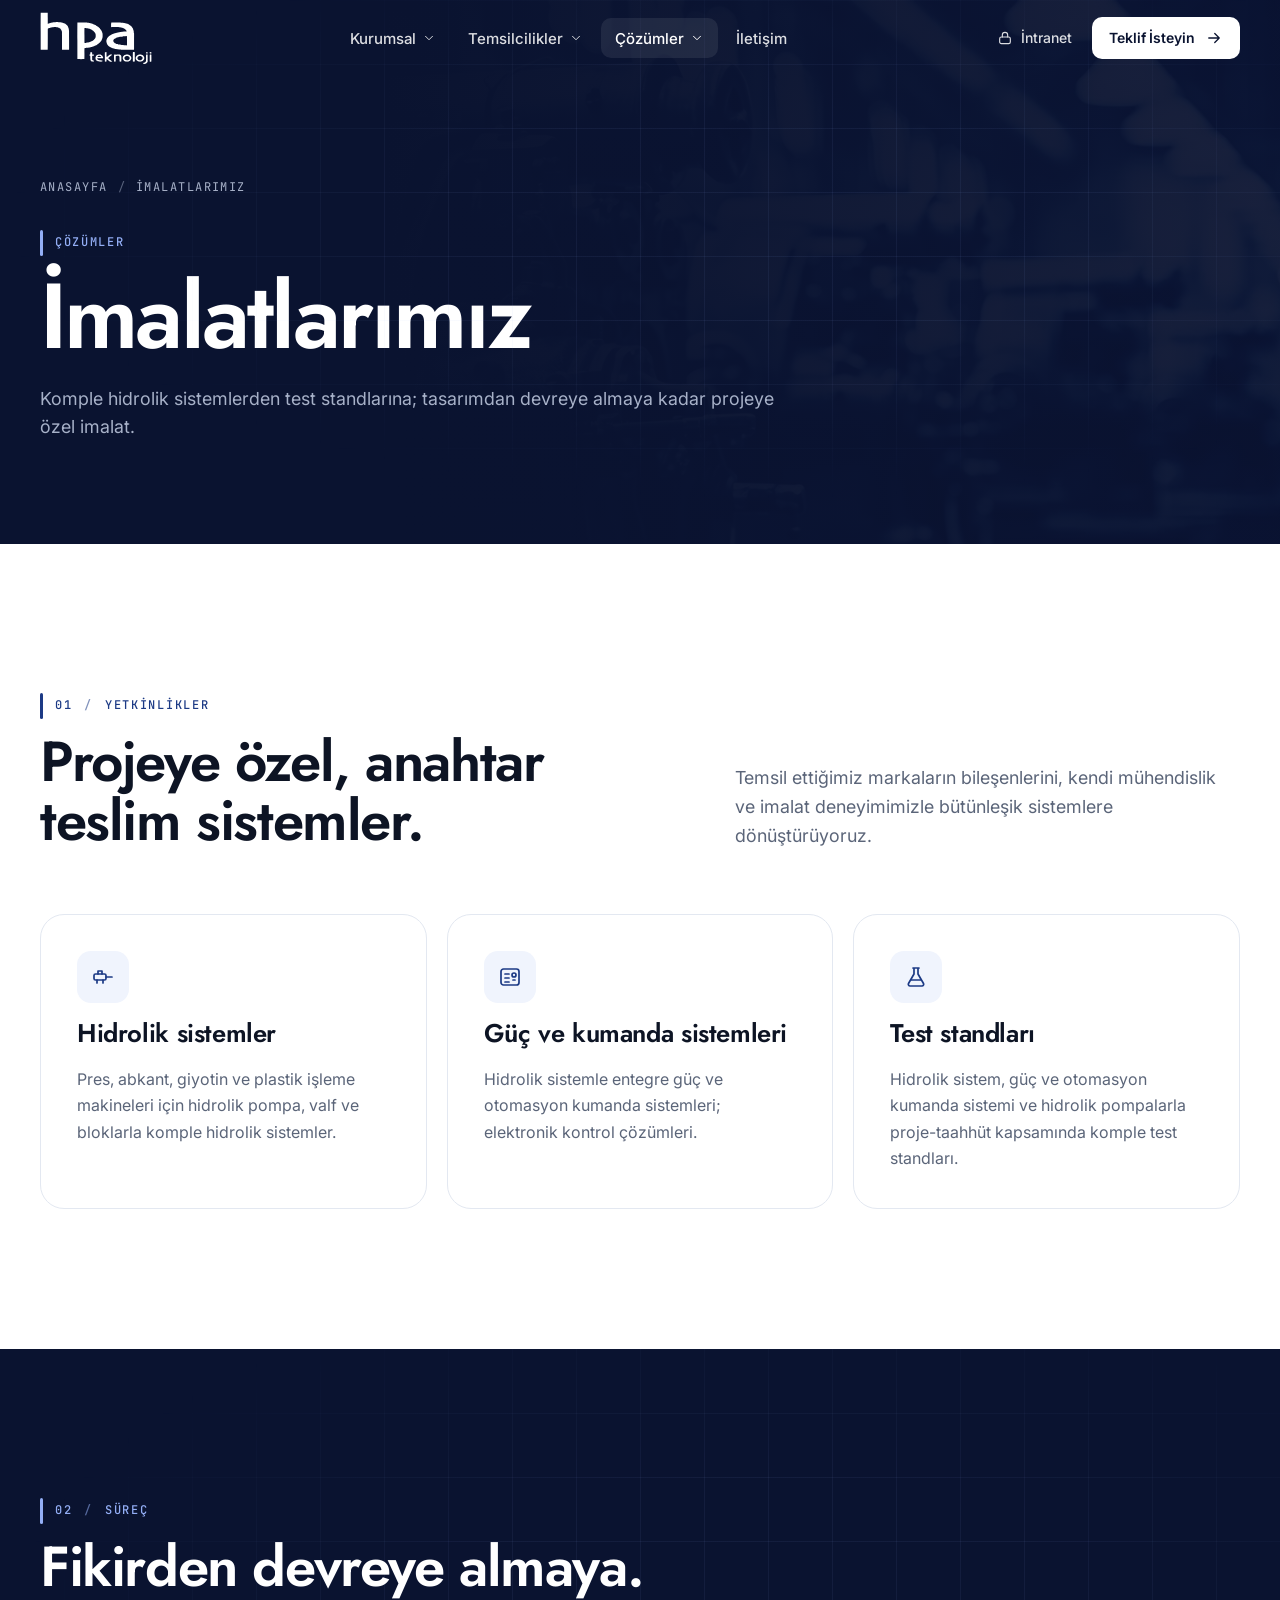
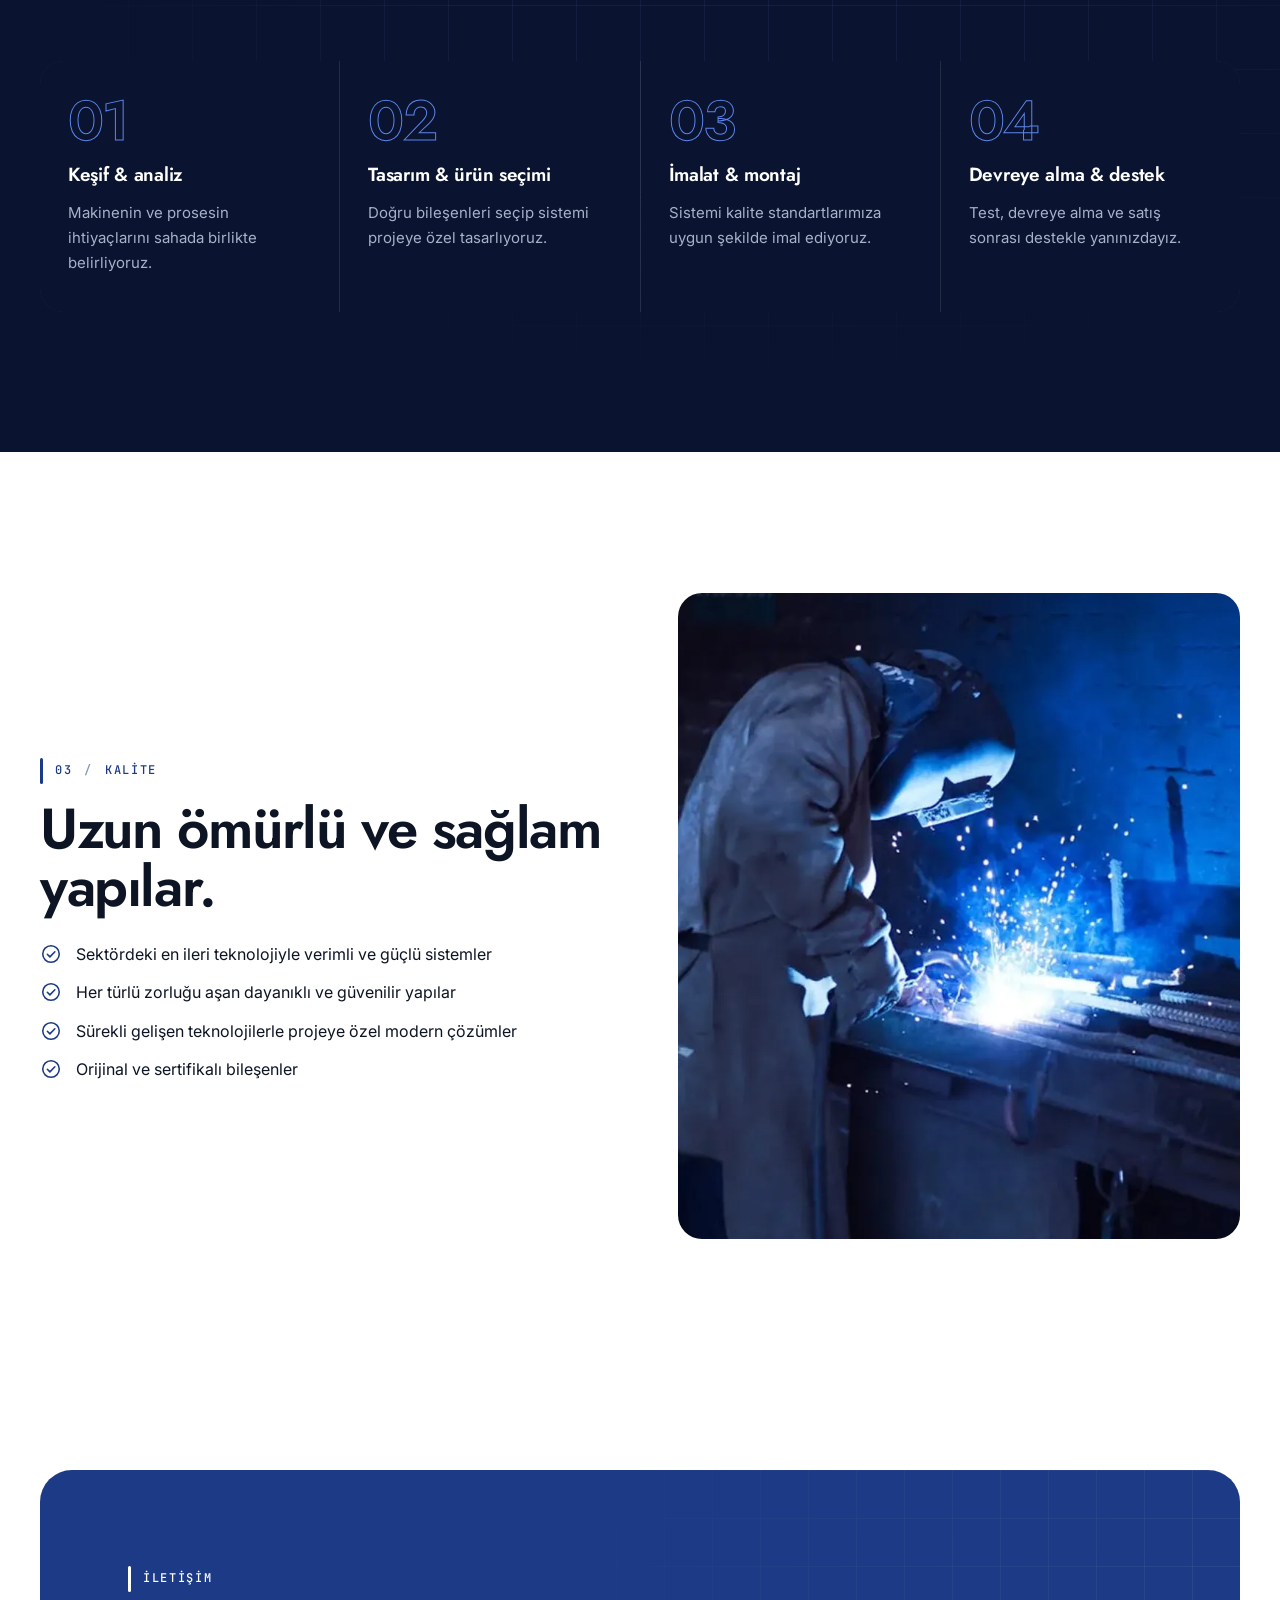
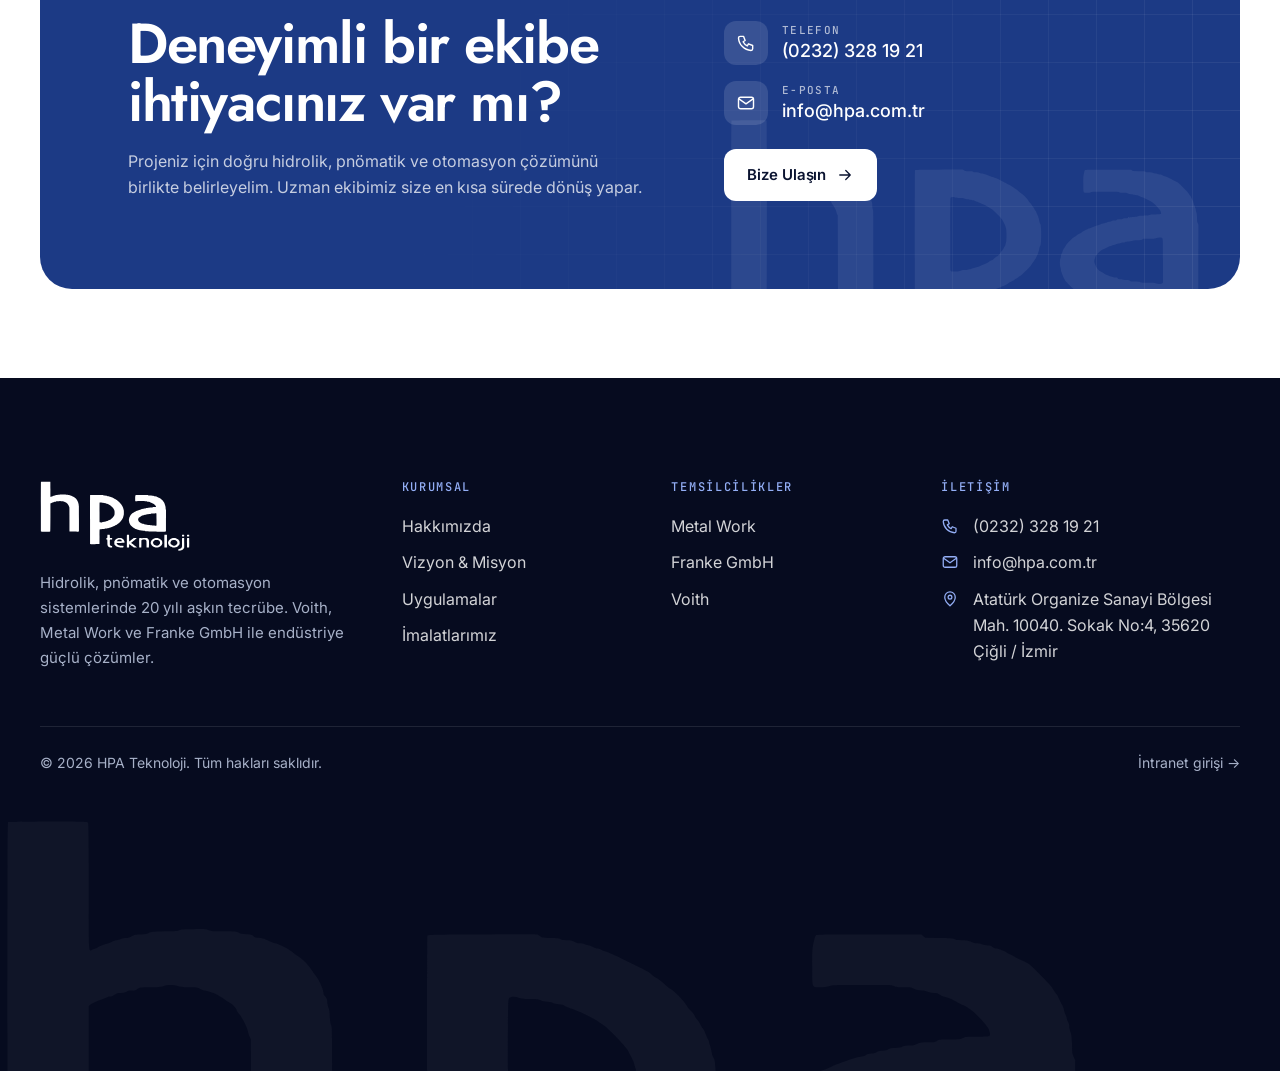
<file: hpa-website/imalatlarimiz.html>
<!doctype html>
<html lang="tr" class="no-js">
<head>
<meta charset="utf-8">
<meta name="viewport" content="width=device-width, initial-scale=1">
<title>İmalatlarımız — HPA Teknoloji</title>
<meta name="description" content="Komple hidrolik sistemler, güç ve otomasyon kumanda sistemleri ve test standları imalatı.">
<meta name="theme-color" content="#0A1330">
<meta property="og:type" content="website">
<meta property="og:locale" content="tr_TR">
<meta property="og:site_name" content="HPA Teknoloji">
<meta property="og:title" content="İmalatlarımız — HPA Teknoloji">
<meta property="og:description" content="Komple hidrolik sistemler, güç ve otomasyon kumanda sistemleri ve test standları imalatı.">
<link rel="icon" href="assets/img/favicon.svg" type="image/svg+xml">
<link rel="preconnect" href="https://fonts.googleapis.com">
<link rel="preconnect" href="https://fonts.gstatic.com" crossorigin>
<link rel="stylesheet" href="https://fonts.googleapis.com/css2?family=Inter:wght@400;500;600&family=JetBrains+Mono:wght@500&family=Jost:wght@500;600&display=swap">
<link rel="stylesheet" href="assets/css/style.css">
<script>document.documentElement.classList.remove("no-js")</script>
</head>
<body>
<a class="skip-link" href="#icerik">İçeriğe geç</a>
<svg width="0" height="0" style="position:absolute" aria-hidden="true"><symbol id="hpa-logo" viewBox="41 16 363.3 171"><path fill="currentColor" fill-rule="evenodd" d="M378.5 184.8C379 184.6 379.7 184.5 380.4 184.5C381.2 184.5 381.7 184.4 382.1 184.2C382.5 184 383.1 183.8 383.5 183.8C385.6 183.4 388.7 180.8 389.8 178.5L390.3 177.3L390.3 166C390.3 155.8 390.3 154.8 390.1 154.5C389.8 154.2 389.5 154.2 387.6 154.2C385.6 154.2 385.5 154.2 385.3 154.5C385 154.9 385 156.1 385 165.1C385 174.8 385 175.3 384.7 175.7C384.5 175.9 384.2 176.4 384 176.8C383.6 177.7 381.8 179.6 381.1 179.8C380.9 179.9 380.4 180 380.2 180C379.9 180 379.5 180.2 379.2 180.3C378.8 180.6 378.3 180.7 377.6 180.7C376.9 180.8 376.6 180.9 376.4 181.1C376.1 181.5 376.1 184.4 376.3 184.8C376.6 185.3 377.3 185.3 378.5 184.8ZM401.8 177.1C402.5 176.9 402.5 176.7 402.5 165.5C402.5 155.1 402.5 154.8 402.2 154.5C401.9 154.2 401.6 154.2 399.7 154.2C397.9 154.2 397.5 154.2 397.3 154.4C397 154.7 397 155.9 397 165.6C397 171.7 397.1 176.7 397.1 176.8C397.2 176.9 397.4 177 397.6 177.1C398 177.2 401.1 177.2 401.8 177.1ZM215.6 176.9C215.8 176.7 215.8 176.3 215.8 175.3C215.8 173.6 215.7 173.3 214.4 173.3C213.2 173.3 211.6 172.7 210.8 171.9L210.2 171.3L210.2 165C210.1 157.3 209.9 158 212.9 158C215.7 158 215.7 158 215.8 156.1C215.9 154.2 215.9 154.2 213.3 154.2C211.4 154.2 210.6 154 210.3 153.6C210.2 153.5 210.2 151.9 210.2 150.2C210.2 145.9 210.4 146.2 207.1 146.2C205.2 146.2 204.5 146.2 204.4 146.4C204.2 146.5 204.2 147.9 204.1 150.1C204.1 153.5 204.1 153.5 203.7 153.8C203.5 154 203.1 154.2 202.8 154.2C201.8 154.2 201.6 154.5 201.6 155.8C201.5 157.4 201.7 157.7 202.8 157.9C203.3 158 203.8 158.2 203.9 158.3C204 158.5 204.1 159.8 204.2 164.1C204.2 169.1 204.3 169.8 204.5 170.2C204.7 170.5 204.8 171.1 204.8 171.5C204.8 172.7 205.1 173.1 206.6 174.6C208.1 176.2 208.6 176.5 209.4 176.5C209.8 176.5 210.4 176.7 210.8 176.8C211.7 177.3 215.2 177.3 215.6 176.9ZM242.2 176.9C243.1 176.5 243.3 175.9 243.3 174.6C243.3 172.8 242.9 172.5 241.2 173.1C240.4 173.3 240.3 173.3 239.2 173C238.4 172.8 237.7 172.7 236.2 172.7C234.6 172.7 234.3 172.6 233.5 172.2C233 172 232.4 171.8 232.2 171.8C231.4 171.8 228.4 170 227.9 169.2C227.7 168.9 227.4 168.5 227.1 168.1C226.4 167.3 226.3 166.9 226.7 166.5L227 166.1L236 166C243.4 165.9 245.2 165.9 245.4 165.7C245.9 165.3 245.8 162.9 245.3 162.2C245.1 161.8 244.8 161.3 244.8 161C244.3 158.6 242.7 156.8 239.7 155.2L237.7 154.2L234 154.2C230.7 154.2 230.2 154.2 229.8 154.5C229.5 154.7 228.9 154.9 228.4 155C226 155.5 223.3 157.9 221.9 160.9L221 162.7L221 165.5C221 169.4 221.2 170 223.4 172.2C224.7 173.5 225.1 173.8 226.3 174.4C227.1 174.8 227.9 175.2 228.2 175.4C228.4 175.5 228.8 175.7 229 175.7C229.3 175.7 230 175.8 230.5 176.1C231.2 176.4 231.8 176.5 232.6 176.5C233.3 176.5 233.9 176.6 234.4 176.8C235.3 177.3 241.4 177.3 242.2 176.9ZM256.6 176.8C256.8 176.5 256.8 175.9 256.8 173.3C256.8 171.4 256.9 170 257 169.8C257.4 169.1 258.3 169.5 260 171.1C260.7 171.7 261.5 172.3 261.9 172.5C262.3 172.7 262.8 173 263 173.2C263.2 173.5 263.9 173.9 264.4 174.2C264.9 174.5 265.7 175.1 266.1 175.4C266.5 175.8 267.2 176.3 267.7 176.6L268.6 177.2L272 177.1C275.1 177.1 275.4 177.1 275.5 176.8C275.6 176.3 274.7 175.4 274 175.2C273.6 175 273 174.6 272.4 174C271.8 173.4 271.1 172.9 270.8 172.8C270.5 172.7 269.6 172 268.9 171.4C268.2 170.7 267.3 170.1 267.1 169.9C266.8 169.8 266 169.2 265.5 168.7C264.9 168.2 264 167.5 263.4 167.1C262.2 166.3 262 166.1 262 165.6C262 165.2 262.9 164.4 264.4 163.5C264.9 163.2 265.8 162.5 266.2 161.9C266.8 161.3 267.4 160.7 267.9 160.5C268.4 160.3 269.3 159.6 270.2 158.8C270.9 158 271.9 157.2 272.3 157C273.2 156.6 274.8 155.1 274.8 154.7C274.8 154.2 274.5 154.2 271.2 154.2L268 154.2L267.3 154.7C266.9 155.1 266.3 155.4 265.9 155.6C265.6 155.8 264.7 156.5 263.9 157.3C263.2 158 262.2 158.8 261.9 158.9C261.6 159.1 260.6 159.8 259.8 160.6C258.6 161.7 258.2 162 257.9 162C256.8 162 256.8 162.2 256.8 154.2C256.8 145.3 257.1 146.2 254.1 146.2C252.6 146.2 252 146.2 251.7 146.4C251.4 146.6 251.4 147 251.4 161.7C251.4 176.3 251.4 176.7 251.7 176.9C252 177.1 252.6 177.2 254.2 177.2C256.2 177.2 256.3 177.2 256.6 176.8ZM286.3 176.9C286.6 176.7 286.6 176.4 286.6 168.1C286.7 158.4 286.6 158.9 287.9 158.8C288.3 158.8 288.8 158.6 289.1 158.4C289.6 158 291.5 157.9 295.5 158C296.2 158 298.6 160.2 298.8 161.1C298.9 161.5 299 164.7 299 169.2C299 175.7 299 176.7 299.3 176.9C299.7 177.3 304.3 177.3 304.7 176.9C305.2 176.5 305.2 160.8 304.7 159.7C304.5 159.3 304.3 158.7 304.2 158.3C304.1 157.3 302.4 155.5 300.8 154.7L299.6 154.2L294.7 154.2L289.8 154.2L289.1 154.6C288.2 155.1 287.6 155.1 286.8 154.6C286.1 154.2 285.9 154.2 284 154.2C282.4 154.2 281.8 154.2 281.6 154.4C281.3 154.6 281.2 154.9 281.2 165.7C281.2 176.4 281.3 176.7 281.6 176.9C282 177.3 285.8 177.3 286.3 176.9ZM326.2 176.8C326.6 176.6 327.1 176.5 327.6 176.5C328.1 176.5 328.6 176.4 328.9 176.3C329.1 176.1 329.6 175.9 329.9 175.8C330.3 175.7 330.7 175.5 330.9 175.3C331.1 175.2 331.5 174.9 331.8 174.8C332.2 174.6 333.1 173.8 333.9 173C335.3 171.6 335.6 171.2 336.3 169.6L337.2 167.8L337.2 165.8C337.2 164.1 337.2 163.6 336.9 162.8C336.7 162.3 336.5 161.7 336.4 161.3C336.3 160.8 335.9 160.3 334 158.5C331.9 156.4 331.6 156.2 330.3 155.6C329.5 155.3 328.6 155 328.3 155C328 155 327.4 154.8 327 154.6C326.2 154.2 326.1 154.2 323.3 154.2C320.7 154.2 320.4 154.2 319.9 154.5C319.6 154.7 319 154.9 318.6 154.9C318.2 155 317.1 155.4 316.1 155.9C314.3 156.8 314.1 157 312.2 158.9C310.3 160.8 310.2 161 310.1 161.8C310 162.2 309.8 162.9 309.6 163.2C309.1 164.2 309.2 167.1 309.8 168.5C310 169.1 310.4 169.8 310.6 170C310.8 170.2 311 170.7 311.1 171C311.3 171.3 311.9 172.2 312.7 173C313.9 174.3 314.3 174.5 316.1 175.5C317.8 176.3 318.4 176.5 319 176.5C319.4 176.5 320.1 176.7 320.5 176.8C321.6 177.3 325.2 177.3 326.2 176.8ZM348.1 176.9L348.5 176.7L348.5 161.7L348.5 146.7L348.1 146.4C347.6 146.1 343.1 146.1 342.6 146.4C342.3 146.6 342.2 147 342.2 161.7C342.2 176.3 342.3 176.7 342.6 176.9C343.1 177.3 347.6 177.3 348.1 176.9ZM368.2 176.8C368.6 176.6 369.1 176.5 369.6 176.5C370.1 176.5 370.6 176.4 371 176.2C371.3 176 371.6 175.8 371.7 175.8C372.3 175.8 374.4 174.3 376.1 172.6C377.7 171.1 378.1 170.5 378.6 169.6L379.2 168.3L379.2 165.7C379.2 163.6 379.1 162.9 378.9 162.4C378.6 161.7 377.9 160.5 377.2 159.6C377 159.2 376.6 158.6 376.4 158.3C376.2 158 375.7 157.6 375.2 157.3C374.7 157.1 374.2 156.7 374 156.6C373.8 156.3 373.2 156 372.8 155.8C372.4 155.7 371.9 155.4 371.7 155.2C371.4 155.1 371.1 155 370.8 155C370.6 155 370 154.8 369.5 154.6C368.7 154.2 368.5 154.2 365.5 154.2C362.5 154.2 362.3 154.2 361.5 154.6C361 154.8 360.4 155 360.2 155C360 155 359.4 155.2 358.9 155.5C358.5 155.7 357.7 156.1 357.2 156.3C356.2 156.6 353.5 159.2 353 160.2C352.8 160.6 352.5 161.2 352.4 161.5C351.2 163.8 350.9 166.5 351.6 167.9C351.8 168.3 352 168.8 352 169C352 169.3 352.2 169.7 352.4 170C352.6 170.2 352.9 170.7 353.1 171.1C353.3 171.8 355.2 173.8 355.9 174C356.2 174.1 356.8 174.5 357.2 174.9C358 175.5 360.3 176.5 361.2 176.5C361.4 176.5 362 176.7 362.4 176.8C363.4 177.3 367.2 177.3 368.2 176.8ZM321.3 172.4C321 172.2 320.5 172 320.2 171.9C318.1 171.5 316.2 169.9 315.7 168.3C315.6 167.8 315.3 167.2 315.1 166.9C314.4 165.7 315 163 316.6 161.4C317.4 160.4 318.4 159.7 318.9 159.7C319.1 159.7 319.7 159.5 320.2 159.2C321 158.8 321.2 158.8 323.4 158.8C325.3 158.8 325.7 158.9 326.3 159.2C326.7 159.3 327.3 159.6 327.7 159.7C328.9 160 330.8 161.9 331.4 163.4C332 164.9 332 166.9 331.4 168.1C330.7 169.4 329.2 170.8 328.1 171.4C325.2 172.6 325.1 172.7 323.5 172.7C322.3 172.7 321.8 172.6 321.3 172.4ZM363.1 172.2C362.7 172 362.2 171.8 361.9 171.8C361.3 171.8 360.7 171.4 359.1 170C358.2 169 357.8 168.6 357.6 167.9C357.4 167.5 357.2 166.8 357 166.5C356.7 165.6 356.7 165.1 357.5 163.5C357.9 162.7 358.2 161.9 358.2 161.9C358.2 161.6 359.5 160.3 359.8 160.3C359.9 160.3 360.6 160 361.4 159.6L362.9 158.8L365.5 158.8L368.2 158.8L369.3 159.4C370.5 160 372.9 162.2 373.4 163.1C373.8 164 373.8 166.9 373.3 168C372.7 169.3 371.2 170.8 369.7 171.4C369 171.8 368.2 172.2 368 172.3C367.2 172.9 364 172.8 363.1 172.2ZM184.9 168.9C185.2 168.6 185.2 167.2 185.2 151.1C185.2 134.2 185.3 133.7 185.6 133.3C185.8 133 186.1 133 187.7 133C189.2 133 189.5 133 190.1 132.6C190.7 132.2 190.8 132.2 193.9 132.2C196.9 132.2 197.1 132.1 198 131.8C198.7 131.4 199.1 131.3 200.5 131.3C202 131.3 202.3 131.3 203 130.9C203.5 130.6 204 130.5 204.7 130.5C205.3 130.5 205.9 130.4 206.3 130.2C206.6 130 207.3 129.8 207.8 129.8C208.4 129.7 209.1 129.6 209.4 129.4C209.8 129.2 210.4 129 210.8 129C211.2 128.9 211.7 128.7 211.9 128.5C212.2 128.3 212.8 128.1 213.3 128C215.8 127.3 216.5 127 217.6 126.5C218.2 126.1 219 125.8 219.4 125.8C220.1 125.6 221.9 124.7 222.9 123.9C223.3 123.6 224.2 123.1 224.9 122.8C225.7 122.4 226.4 122 226.7 121.8C226.9 121.5 227.4 121.2 227.8 121C228.2 120.8 228.8 120.5 229.1 120.2C229.4 119.9 230 119.5 230.4 119.2C231.6 118.6 237.2 113 237.7 112C237.9 111.6 238.3 111 238.7 110.5C239.1 110.1 239.5 109.5 239.7 109.1C239.9 108.7 240.2 108.3 240.3 108.1C240.5 107.9 240.9 107.2 241.1 106.6C241.4 105.9 241.8 105.2 242 104.8C242.2 104.5 242.3 104.1 242.3 104C242.3 103.8 242.5 103.2 242.7 102.7C242.8 102.2 243 101.5 243 101.2C243 101 243.2 100.3 243.4 99.9C243.9 99.1 243.9 98.9 244.1 96.2C244.2 92.5 244.2 92.2 244.1 88.7C243.9 86 243.9 85.7 243.5 85.2C243.3 84.9 243.1 84.2 243 83.6C242.9 83 242.7 82.3 242.6 81.9C242.5 81.5 242.3 81.1 242.3 80.9C242.3 80.8 242.2 80.4 242 80C241.8 79.7 241.5 78.9 241.2 78.3C241 77.7 240.7 77.1 240.5 76.9C240.3 76.7 240.1 76.3 239.9 76C239.8 75.6 239.4 75 239.1 74.6C238.8 74.2 238.3 73.6 238.2 73.3C238 72.9 237.5 72.2 237 71.8C236.5 71.3 236 70.6 235.8 70.2C235.3 69.2 232.2 66 231.1 65.5C230.6 65.2 229.9 64.7 229.5 64.2C229.1 63.8 228.2 63.1 227.6 62.7C226.9 62.3 226.2 61.8 226 61.6C225.5 61.1 224.8 60.7 222.6 59.6C221.7 59.1 220.7 58.6 220.4 58.5C218.7 57.5 213.3 55 212.9 55C212.6 55 212.2 54.9 211.9 54.7C211.7 54.5 211.1 54.3 210.7 54.2C210.3 54.2 209.6 54 209.2 53.7C208.9 53.5 208.4 53.3 208.2 53.3C207.9 53.3 207.4 53.2 207 53C206.6 52.8 205.9 52.7 205.4 52.7C204.8 52.7 204.4 52.5 203.9 52.2C203.3 51.9 203.1 51.8 201.8 51.8C200.7 51.8 200.3 51.8 200 51.5C199.7 51.3 199.1 51.2 197.1 51.2C194.9 51.1 194.7 51 194.3 50.7C194.1 50.5 193.7 50.3 193.5 50.2C193.3 50.1 186.2 50.1 177.8 50.2C164.4 50.2 162.5 50.3 162.3 50.5C162.2 50.7 162.2 72.8 162.2 109.6C162.2 168.3 162.2 168.5 162.5 168.8C162.8 169.2 163.1 169.2 173.7 169.2C184.1 169.2 184.6 169.2 184.9 168.9ZM232.7 162C227.1 161.9 227.2 161.9 227.8 160.6C228.1 160 228.3 159.8 229.8 158.9L231.5 158L233.5 158C235.4 158 235.5 158 236.6 158.6C238.4 159.5 239.6 160.8 239.2 161.5C239 161.9 238.3 162.2 237.9 162.1C237.7 162.1 235.4 162.1 232.7 162ZM389.9 150.3C390.3 149.9 390.3 149.7 390.3 148.3C390.3 146.2 390.3 146.2 387.6 146.2C385 146.2 384.9 146.2 385 148.4C385.1 150.6 385.2 150.7 387.7 150.7C389.4 150.7 389.5 150.6 389.9 150.3ZM401.7 150.5C402 150.4 402.2 150.1 402.4 149.7C402.6 149 402.5 146.8 402.2 146.5C402.1 146.3 401.3 146.2 399.8 146.2C396.9 146.1 396.9 146.1 397 148.5C397.1 150.7 397.1 150.7 399.5 150.7C400.5 150.7 401.5 150.6 401.7 150.5ZM65.8 138.3C66.1 138 66.1 137.1 66.2 104.2L66.2 70.5L66.8 70C67.1 69.8 68 69.3 68.8 69C69.6 68.7 70.6 68.3 70.9 68.2C71.3 68 71.9 67.8 72.2 67.8C72.6 67.8 73 67.7 73.5 67.3C74.1 66.9 74.4 66.8 75.2 66.8C75.8 66.8 76.3 66.7 76.8 66.5C77.2 66.2 77.7 66.1 78.4 66.1C79.1 66.2 79.4 66.1 80 65.7C80.6 65.3 80.6 65.2 83.8 65.2C86.3 65.1 87 65 87.5 64.8C88.3 64.4 90.5 64.4 91.4 64.8C91.9 65 92.9 65.1 94.6 65.2C96.8 65.2 97.2 65.3 97.7 65.6C98 65.8 98.6 66 99 66.1C100.1 66.2 102.2 67 102.8 67.4C103 67.6 103.4 67.8 103.6 67.9C103.8 68 104.3 68.3 104.7 68.6C105.1 68.9 105.8 69.4 106.2 69.6C107 70 108.2 71.3 108.2 71.8C108.2 71.9 108.5 72.3 108.8 72.7C109.7 73.6 111.3 76.8 111.4 77.9C111.5 78.3 111.7 79 111.9 79.3L112.2 79.9L112.3 109C112.4 136.5 112.4 138 112.7 138.3C113 138.6 113.7 138.6 123.7 138.6C134.4 138.7 134.4 138.7 134.9 138.3L135.3 138L135.3 107.3C135.3 77.1 135.3 76.6 135 76C134.8 75.5 134.7 74.9 134.6 73.5C134.6 72.3 134.5 71.6 134.3 71.2C134.1 70.9 134 70.2 133.9 69.6C133.9 68.7 133.8 68.5 133.4 67.9C132.9 67.5 132.8 67.2 132.8 66.6C132.8 65.8 131.3 62.6 130.5 61.8C130.3 61.5 129.8 60.8 129.4 60.2C128.7 59 127 57.3 125.6 56.4C125 56.1 124.3 55.5 124 55.2C123.1 54.4 120.4 53 119.1 52.7C118.7 52.6 118 52.4 117.7 52.2C117.4 52 117 51.8 116.8 51.8C116.7 51.8 116.4 51.7 116.2 51.5C115.9 51.4 115.3 51.2 114.5 51.1C113.5 51.1 113.2 51 112.9 50.6C112.5 50.2 112.2 50.2 110.9 50.1C109.8 50.1 109.2 50 108.8 49.7C108.1 49.4 107.8 49.3 104.6 49.3C101.4 49.3 101 49.3 100.3 49C99.6 48.7 99.3 48.6 96 48.7C93 48.7 92.4 48.7 91.9 49C91.5 49.2 90.8 49.3 87.7 49.3C84.4 49.4 83.8 49.5 83.3 49.7C82.9 50 82.3 50.1 81 50.2C79.5 50.2 79.1 50.3 78.4 50.7C77.9 51 77.4 51.2 76.8 51.2C76.3 51.2 75.7 51.3 75.3 51.5C75 51.7 74.4 51.8 74.1 51.8C73.8 51.8 73.3 52 73 52.1C72.7 52.3 71.8 52.7 71 52.9C70.2 53.1 69.3 53.5 69 53.7C68.7 54 68 54.3 67.5 54.4C66 55 66.2 56.7 66.2 36.5C66.2 22.4 66.1 18.7 66 18.4C65.8 18.2 65 18.1 54.6 18.1C46.9 18.2 43.4 18.2 43.3 18.3C43.1 18.5 43.1 36.2 43.1 78.3L43.1 138L43.5 138.3C43.9 138.7 44.3 138.7 54.7 138.7C65.4 138.7 65.5 138.7 65.8 138.3ZM345.7 138.3L346.1 138L346.1 112L346.2 86L345.8 85C345.4 84.2 345.3 83.8 345.3 81.5C345.2 79.3 345.1 78.8 344.9 78C344.7 77.6 344.5 76.8 344.5 76.4C344.5 75.9 344.4 75.4 344.2 75.1C344 74.8 343.8 74.3 343.8 73.9C343.7 73.6 343.5 73.1 343.4 72.9C343.3 72.7 343.1 72.1 343 71.6C342.9 71 342.6 70.3 342.3 69.9C342.1 69.4 341.7 68.7 341.5 68.3C341.4 67.8 341 67.2 340.6 66.8C340.3 66.4 339.9 65.8 339.7 65.4C339.5 65 338 63.4 336.3 61.7C333.4 58.7 333.2 58.6 331.6 57.8C330.7 57.4 329.6 56.9 329.3 56.7C329 56.5 328.3 56.1 327.8 55.9C327.3 55.7 326.7 55.4 326.5 55.2C325.6 54.7 324.2 54.2 323.8 54.2C323.6 54.2 323.1 54 322.8 53.8C322.4 53.4 322.1 53.3 321.4 53.3C320.9 53.3 320.1 53.2 319.7 53C319.2 52.8 318.5 52.7 318.1 52.7C317.7 52.7 317 52.5 316.5 52.2C315.7 51.9 315.3 51.8 313.9 51.8C312.7 51.8 312.2 51.8 311.8 51.5C311.3 51.3 310.6 51.2 307.4 51.2L303.6 51.1L303 50.6L302.5 50.2L287.7 50.2C276.1 50.2 272.8 50.2 272.6 50.4C272.5 50.5 272.3 50.9 272.2 51.3C272.1 51.8 271.9 52.5 271.8 53.1C271.6 53.9 271.5 55 271.5 59.1C271.5 64.1 271.6 64.7 272.1 65C272.5 65.3 275.6 65.2 276.5 64.8C277.3 64.5 277.7 64.5 285.6 64.5C293.4 64.5 293.9 64.5 294.7 64.8C295.3 65.1 295.9 65.2 297.4 65.2C299.1 65.2 299.5 65.2 300.4 65.6C301 65.9 301.8 66 302.6 66.1C303.3 66.1 304.1 66.3 304.5 66.5C305 66.7 305.6 66.8 306.2 66.8C306.9 66.8 307.2 66.9 307.8 67.3C308.1 67.6 308.7 67.8 309.1 67.9C309.7 68 310.6 68.3 311.9 69C312.3 69.2 312.9 69.5 313.2 69.7C313.6 69.9 314.2 70.2 314.5 70.3C314.8 70.5 315.5 70.8 315.9 71.1C317.1 71.7 320.8 75.4 321.5 76.8C322 77.9 322.1 78.6 321.8 79C321.7 79.1 320.6 79.2 318.3 79.2C315.1 79.2 315 79.2 314.3 79.6C313.5 80 313.4 80 310.5 80C307.7 80 307.6 80 306.9 80.4C306.3 80.8 306.1 80.8 304.3 80.8C302.7 80.8 302.3 80.9 301.4 81.2C300.7 81.6 300.1 81.7 299.2 81.7C298.2 81.7 297.7 81.8 297.2 82C296.8 82.3 296.2 82.4 295.2 82.4C294 82.4 293.6 82.5 293.1 82.8C292.7 83.1 292.3 83.2 291.6 83.2C290.9 83.2 290.5 83.3 290 83.5C289.6 83.8 289 84 288.3 84C287.6 84.1 287 84.2 286.7 84.5C286.4 84.7 285.8 84.9 285.2 84.9C284.3 85 282.7 85.5 281.5 86C281.2 86.1 280.1 86.5 279.2 86.8C278.2 87.1 277.3 87.5 277.2 87.6C276.9 87.9 274.5 88.8 274.2 88.8C274 88.8 273.6 89 273.2 89.2C272.9 89.4 272.4 89.7 272.1 89.8C271.8 89.9 271.2 90.3 270.8 90.6C270.4 90.9 269.5 91.5 268.8 91.8C268 92.2 267.2 92.7 267 93C266.8 93.2 266.3 93.5 265.9 93.7C265 94 260.6 98.4 260.3 99.2C260.1 99.5 259.7 100.2 259.4 100.7C258.7 101.5 258 103 258 103.5C258 103.7 257.8 104 257.6 104.4C257.2 104.9 257.1 105.4 257 106.2C256.9 106.9 256.8 107.7 256.6 108C256.2 108.8 256.2 112.7 256.7 113.7C256.9 114.1 257 114.8 257 115.3C257 115.9 257.1 116.5 257.4 116.9C257.5 117.3 257.9 118.2 258.2 119C258.5 119.8 258.9 120.7 259.1 121C259.3 121.3 259.5 121.7 259.6 121.9C259.8 122.5 265 127.7 265.7 128C266 128.1 266.5 128.4 266.8 128.7C267 128.9 267.7 129.4 268.2 129.7C270.3 130.8 272.8 132 273.2 132.1C273.8 132.2 276 133.2 276.4 133.4C276.6 133.5 277.2 133.7 277.7 133.8C278.2 133.9 278.8 134.2 279.1 134.3C279.4 134.6 279.9 134.7 280.4 134.7C280.9 134.7 281.5 134.8 281.9 135C282.3 135.2 282.9 135.3 283.4 135.3C284 135.3 284.6 135.5 285.2 135.8C285.9 136.1 286.3 136.2 287.6 136.2C288.8 136.2 289.3 136.2 289.7 136.5C290.1 136.7 290.8 136.8 292.6 136.8C294.8 136.9 295 136.9 295.6 137.4L296.3 137.8L299.8 137.8C302.6 137.8 303.6 137.9 304.1 138.1C304.4 138.2 305 138.4 305.2 138.5C305.5 138.6 314.6 138.6 325.5 138.7C344.8 138.7 345.3 138.7 345.7 138.3ZM318.4 123.9C317.5 123.5 317.4 123.5 313.4 123.5C309.9 123.5 309.3 123.5 308.5 123.2C307.8 122.9 307.1 122.8 305.1 122.8C302.6 122.8 302.6 122.8 301.9 122.4C301.3 122 301.1 121.9 299.4 121.8C298 121.8 297.3 121.7 296.9 121.5C296.6 121.3 296.1 121.2 295.5 121.2C294.6 121.2 294.4 121.1 293.9 120.7C293.4 120.2 293.2 120.2 292.4 120.2C291.8 120.2 291.1 120 290.7 119.8C290.3 119.7 289.8 119.5 289.5 119.5C289.2 119.5 288.5 119.2 287.8 118.8C287.1 118.5 286.3 118.2 286 118.1C285.7 118 285.2 117.8 284.9 117.5C284.6 117.2 283.9 116.8 283.3 116.6C281.4 115.8 279.9 113.9 278.9 111.1C278.5 109.9 278.5 109.2 279.1 107.4C279.6 106 279.7 105.7 281 104.4C282.3 103.1 283.8 102 284.9 101.7C285.2 101.6 286 101.2 286.6 100.9C288.2 99.9 288.4 99.8 288.8 99.8C289 99.8 289.5 99.7 289.8 99.5C290.1 99.3 290.8 99.2 291.2 99.1C291.6 99 292.1 98.8 292.4 98.7C292.7 98.5 293.3 98.3 293.8 98.2C294.3 98.2 295.2 98 295.8 97.8C296.4 97.6 297.2 97.5 297.5 97.5C298 97.5 298.4 97.4 298.7 97.1C299.2 96.8 299.5 96.7 301.2 96.7C302.4 96.6 303.2 96.5 303.5 96.3C303.8 96.2 304.7 96.1 306.5 96C309 95.9 309.1 95.9 309.8 95.5L310.4 95L314 95C317.3 95 317.7 95 318.5 94.7C319.4 94.3 321.5 94.1 322.3 94.3C323.2 94.5 323.2 94.4 323.2 109.5L323.2 123.5L322.8 123.9C322.1 124.5 319.7 124.5 318.4 123.9ZM186 116.2C185.7 116.1 185.5 115.8 185.4 115.6C185.2 115.3 185.2 109 185.2 91.9C185.2 69.8 185.2 68.7 185.5 68.3C185.9 67.8 187.1 67.7 188.4 68.2C189.3 68.4 189.9 68.5 191.5 68.5C193.2 68.5 193.7 68.6 194.3 68.8C194.8 69.1 195.6 69.2 196.4 69.3C197.2 69.4 197.9 69.5 198.1 69.7C198.2 69.8 198.9 69.9 199.6 70C200.4 70.1 201 70.2 201.3 70.5C201.5 70.6 202.5 71 203.3 71.3C205.4 72 210.1 74.3 210.9 75C211.3 75.4 211.9 75.7 212.2 75.9C213 76.2 218.5 81.8 219.2 83.1C220.3 85.2 221 86.5 221 86.9C221 87.2 221.2 87.6 221.3 88C221.8 89 221.8 96.5 221.3 97.6C221.2 98 221 98.6 221 98.8C221 99.1 220.8 99.5 220.6 99.8C220.3 100.1 220.1 100.6 219.9 101C219.8 101.5 219.3 102.1 218.8 102.7C218.3 103.2 217.8 103.8 217.7 104C217.5 104.7 216.2 106.1 215.4 106.5C214.9 106.7 214.1 107.4 213.5 107.9C212.9 108.5 212.2 109 212.1 109C211.8 109 210.4 109.8 209.1 110.7C208.7 110.9 208 111.2 207.6 111.3C206.7 111.6 205.3 112.2 204.7 112.7C204.5 112.8 204 113 203.5 113.1C203.1 113.2 202.5 113.3 202.2 113.5C201.9 113.7 201.4 113.8 201.2 113.8C200.9 113.8 200.3 114 199.9 114.2C199.3 114.5 198.7 114.7 198.2 114.7C197.9 114.7 197.2 114.8 196.8 115C196.2 115.3 195.7 115.3 194.4 115.3C192.8 115.3 192.6 115.4 191.8 115.8C191 116.2 190.8 116.2 188.7 116.3C187.4 116.3 186.2 116.2 186 116.2Z"/></symbol></svg>
<header class="site-header">
  <div class="container site-header__inner">
    <a class="brand" href="index.html" aria-label="HPA Teknoloji — Anasayfa"><svg viewBox="0 0 363.3 171" aria-hidden="true"><use href="#hpa-logo" width="363.3" height="171"/></svg></a>
    <nav class="nav" aria-label="Ana menü">
      <ul class="nav__list">
        <li class="nav__item"><a class="nav__link" href="kurumsal.html" aria-haspopup="true">Kurumsal<svg viewBox="0 0 24 24" fill="none" stroke="currentColor" stroke-width="1.7" stroke-linecap="round" stroke-linejoin="round" aria-hidden="true"><path d="m6 9 6 6 6-6"/></svg></a><div class="dropdown"><a href="kurumsal.html"><strong>Hakkımızda</strong><span>20+ yıllık hidrolik, pnömatik ve otomasyon deneyimi</span></a><a href="kurumsal.html#vizyon-misyon"><strong>Vizyon &amp; Misyon</strong><span>Geleceğin endüstriyel dönüşümüne yön vermek</span></a></div></li>
        <li class="nav__item"><a class="nav__link" href="metal-work.html" aria-haspopup="true">Temsilcilikler<svg viewBox="0 0 24 24" fill="none" stroke="currentColor" stroke-width="1.7" stroke-linecap="round" stroke-linejoin="round" aria-hidden="true"><path d="m6 9 6 6 6-6"/></svg></a>
          <div class="dropdown dropdown--mega"><a class="mega-card" href="metal-work.html"><div class="mega-card__img"><img src="assets/img/metalwork-2.webp" alt="" loading="lazy" width="440" height="275"></div><div class="mega-card__body"><strong>Metal Work</strong><span>İtalya · Pnömatik</span></div></a><a class="mega-card" href="franke.html"><div class="mega-card__img"><img src="assets/img/franke-3.webp" alt="" loading="lazy" width="440" height="275"></div><div class="mega-card__body"><strong>Franke GmbH</strong><span>Almanya · Rulman & lineer</span></div></a><a class="mega-card" href="voith.html"><div class="mega-card__img"><img src="assets/img/voith-1.webp" alt="" loading="lazy" width="440" height="275"></div><div class="mega-card__body"><strong>Voith</strong><span>Almanya · Hidrolik</span></div></a></div></li>
        <li class="nav__item"><a class="nav__link" href="uygulamalar.html" aria-current="page" aria-haspopup="true">Çözümler<svg viewBox="0 0 24 24" fill="none" stroke="currentColor" stroke-width="1.7" stroke-linecap="round" stroke-linejoin="round" aria-hidden="true"><path d="m6 9 6 6 6-6"/></svg></a><div class="dropdown"><a href="uygulamalar.html"><strong>Uygulamalar</strong><span>Punch pres, abkant, plastik işleme, tezgah, test standı</span></a><a href="imalatlarimiz.html"><strong>İmalatlarımız</strong><span>Komple hidrolik sistemler ve test standları</span></a></div></li>
        <li class="nav__item"><a class="nav__link" href="iletisim.html">İletişim</a></li>
      </ul>
    </nav>
    <div class="header-actions">
      <a class="intranet" href="https://hpa.com.tr/fiyat-listesi/"><svg viewBox="0 0 24 24" fill="none" stroke="currentColor" stroke-width="1.7" stroke-linecap="round" stroke-linejoin="round" aria-hidden="true"><rect x="4" y="10.5" width="16" height="10" rx="2.5"/><path d="M8 10.5V7.5a4 4 0 0 1 8 0v3"/></svg>İntranet</a>
      <a class="btn btn--sm btn--header" href="iletisim.html">Teklif İsteyin<svg viewBox="0 0 24 24" fill="none" stroke="currentColor" stroke-width="1.7" stroke-linecap="round" stroke-linejoin="round" aria-hidden="true"><path d="M5 12h14M13 6l6 6-6 6"/></svg></a>
    </div>
    <button class="menu-toggle" type="button" aria-expanded="false" aria-controls="mobil-menu" aria-label="Menüyü aç"><i><span></span><span></span><span></span></i></button>
  </div>
</header>
<div class="mobile-nav" id="mobil-menu">
  <div class="mobile-nav__group"><p class="mono">Kurumsal</p><a href="kurumsal.html">Hakkımızda</a><a href="kurumsal.html#vizyon-misyon">Vizyon &amp; Misyon</a></div>
  <div class="mobile-nav__group"><p class="mono">Temsilcilikler</p><a href="metal-work.html">Metal Work</a><a href="franke.html">Franke GmbH</a><a href="voith.html">Voith</a></div>
  <div class="mobile-nav__group"><p class="mono">Çözümler</p><a href="uygulamalar.html">Uygulamalar</a><a href="imalatlarimiz.html">İmalatlarımız</a><a href="iletisim.html">İletişim</a></div>
  <div class="mobile-nav__foot"><a href="tel:+902323281921">(0232) 328 19 21</a><a href="mailto:info@hpa.com.tr">info@hpa.com.tr</a><a href="https://hpa.com.tr/fiyat-listesi/">İntranet girişi →</a></div>
</div>
<main id="icerik">
<section class="page-hero on-dark">
  <div class="page-hero__bg"><img src="assets/img/breadcrumb.webp" alt="" width="2000" height="600"></div>
  <div class="grid-bg"></div>
  <div class="container page-hero__inner">
    <div class="page-hero__copy reveal">
      <ol class="breadcrumb mono" aria-label="Konum"><li><a href="index.html">Anasayfa</a></li><li aria-current="page">İmalatlarımız</li></ol>
      <span class="eyebrow">Çözümler</span>
      <h1 class="h1">İmalatlarımız</h1>
      <p class="lead">Komple hidrolik sistemlerden test standlarına; tasarımdan devreye almaya kadar projeye özel imalat.</p>
    </div>
    
  </div>
</section>

<!-- NOT: Mevcut sitede bu sayfanın içeriği boş. Aşağıdaki metinler Uygulamalar sayfasındaki
     ifadelerden türetildi; gerçek imalat fotoğrafları ve proje örnekleriyle güncellenmelidir. -->
<section class="section" aria-labelledby="im-baslik">
  <div class="container">
    <div class="section-head section-head--split">
      <div class="section-head__title reveal"><span class="eyebrow">01 <b>/</b> Yetkinlikler</span><h2 class="h2" id="im-baslik">Projeye özel, anahtar teslim sistemler.</h2></div>
      <p class="lead reveal">Temsil ettiğimiz markaların bileşenlerini, kendi mühendislik ve imalat deneyimimizle bütünleşik sistemlere dönüştürüyoruz.</p>
    </div>
    <div class="card-grid card-grid--3">
      <article class="card reveal"><span class="card__icon"><svg viewBox="0 0 24 24" fill="none" stroke="currentColor" stroke-width="1.7" stroke-linecap="round" stroke-linejoin="round" aria-hidden="true"><rect x="3" y="9" width="12" height="6" rx="1.5"/><path d="M15 12h6M7 9V6h4v3M6 15v3M12 15v3"/></svg></span><h3 class="h3">Hidrolik sistemler</h3><p>Pres, abkant, giyotin ve plastik işleme makineleri için hidrolik pompa, valf ve bloklarla komple hidrolik sistemler.</p></article>
      <article class="card reveal" style="--d:.08s"><span class="card__icon"><svg viewBox="0 0 24 24" fill="none" stroke="currentColor" stroke-width="1.7" stroke-linecap="round" stroke-linejoin="round" aria-hidden="true"><rect x="3" y="4" width="18" height="16" rx="2.5"/><path d="M7 9h4M7 13h4M7 17h4"/><circle cx="16" cy="10" r="2"/><path d="M15 15h2"/></svg></span><h3 class="h3">Güç ve kumanda sistemleri</h3><p>Hidrolik sistemle entegre güç ve otomasyon kumanda sistemleri; elektronik kontrol çözümleri.</p></article>
      <article class="card reveal" style="--d:.16s"><span class="card__icon"><svg viewBox="0 0 24 24" fill="none" stroke="currentColor" stroke-width="1.7" stroke-linecap="round" stroke-linejoin="round" aria-hidden="true"><path d="M9 3h6M10 3v6L4.5 18.5A1.7 1.7 0 0 0 6 21h12a1.7 1.7 0 0 0 1.5-2.5L14 9V3"/><path d="M7 15h10"/></svg></span><h3 class="h3">Test standları</h3><p>Hidrolik sistem, güç ve otomasyon kumanda sistemi ve hidrolik pompalarla proje-taahhüt kapsamında komple test standları.</p></article>
    </div>
  </div>
</section>

<section class="section section--dark on-dark" aria-labelledby="sr-baslik" style="position:relative;overflow:hidden;isolation:isolate">
  <div class="grid-bg" style="z-index:-1"></div>
  <div class="container">
    <div class="section-head"><div class="section-head__title reveal"><span class="eyebrow">02 <b>/</b> Süreç</span><h2 class="h2" id="sr-baslik">Fikirden devreye almaya.</h2></div></div>
    <div class="steps reveal">
      <div class="step"><span class="step__num">01</span><h3 class="h4">Keşif &amp; analiz</h3><p>Makinenin ve prosesin ihtiyaçlarını sahada birlikte belirliyoruz.</p></div>
      <div class="step"><span class="step__num">02</span><h3 class="h4">Tasarım &amp; ürün seçimi</h3><p>Doğru bileşenleri seçip sistemi projeye özel tasarlıyoruz.</p></div>
      <div class="step"><span class="step__num">03</span><h3 class="h4">İmalat &amp; montaj</h3><p>Sistemi kalite standartlarımıza uygun şekilde imal ediyoruz.</p></div>
      <div class="step"><span class="step__num">04</span><h3 class="h4">Devreye alma &amp; destek</h3><p>Test, devreye alma ve satış sonrası destekle yanınızdayız.</p></div>
    </div>
  </div>
</section>

<section class="section" aria-labelledby="ft-baslik">
  <div class="container feature feature--reverse">
    <figure class="feature__media reveal"><img src="assets/img/kaynak.webp" alt="Atölyede kaynak yapan bir usta" loading="lazy" width="761" height="1024"></figure>
    <div class="feature__copy">
      <span class="eyebrow reveal">03 <b>/</b> Kalite</span>
      <h2 class="h2 reveal" id="ft-baslik">Uzun ömürlü ve sağlam yapılar.</h2>
      <ul class="ticks reveal">
        <li><svg viewBox="0 0 24 24" fill="none" stroke="currentColor" stroke-width="1.7" stroke-linecap="round" stroke-linejoin="round" aria-hidden="true"><circle cx="12" cy="12" r="9"/><path d="m8 12.3 2.8 2.8L16.2 9.5"/></svg><span>Sektördeki en ileri teknolojiyle verimli ve güçlü sistemler</span></li>
        <li><svg viewBox="0 0 24 24" fill="none" stroke="currentColor" stroke-width="1.7" stroke-linecap="round" stroke-linejoin="round" aria-hidden="true"><circle cx="12" cy="12" r="9"/><path d="m8 12.3 2.8 2.8L16.2 9.5"/></svg><span>Her türlü zorluğu aşan dayanıklı ve güvenilir yapılar</span></li>
        <li><svg viewBox="0 0 24 24" fill="none" stroke="currentColor" stroke-width="1.7" stroke-linecap="round" stroke-linejoin="round" aria-hidden="true"><circle cx="12" cy="12" r="9"/><path d="m8 12.3 2.8 2.8L16.2 9.5"/></svg><span>Sürekli gelişen teknolojilerle projeye özel modern çözümler</span></li>
        <li><svg viewBox="0 0 24 24" fill="none" stroke="currentColor" stroke-width="1.7" stroke-linecap="round" stroke-linejoin="round" aria-hidden="true"><circle cx="12" cy="12" r="9"/><path d="m8 12.3 2.8 2.8L16.2 9.5"/></svg><span>Orijinal ve sertifikalı bileşenler</span></li>
      </ul>
    </div>
  </div>
</section>
<section class="section--tight" aria-labelledby="cta-baslik">
  <div class="container">
    <div class="cta reveal">
      <svg class="cta__logo" viewBox="0 0 363.3 171" aria-hidden="true"><use href="#hpa-logo" width="363.3" height="171"/></svg>
      <div>
        <span class="eyebrow" style="color:#fff">İletişim</span>
        <h2 class="h2" id="cta-baslik" style="margin-top:24px">Deneyimli bir ekibe ihtiyacınız var mı?</h2>
        <p>Projeniz için doğru hidrolik, pnömatik ve otomasyon çözümünü birlikte belirleyelim. Uzman ekibimiz size en kısa sürede dönüş yapar.</p>
      </div>
      <div class="cta__contacts">
        <a class="cta__contact" href="tel:+902323281921"><span class="ico"><svg viewBox="0 0 24 24" fill="none" stroke="currentColor" stroke-width="1.7" stroke-linecap="round" stroke-linejoin="round" aria-hidden="true"><path d="M5 4h4l2 5-2.5 1.5a11 11 0 0 0 5 5L15 13l5 2v4a2 2 0 0 1-2 2A16 16 0 0 1 3 6a2 2 0 0 1 2-2"/></svg></span><span><small>Telefon</small>(0232) 328 19 21</span></a>
        <a class="cta__contact" href="mailto:info@hpa.com.tr"><span class="ico"><svg viewBox="0 0 24 24" fill="none" stroke="currentColor" stroke-width="1.7" stroke-linecap="round" stroke-linejoin="round" aria-hidden="true"><rect x="3" y="5" width="18" height="14" rx="2.5"/><path d="m3.5 7 8.5 6 8.5-6"/></svg></span><span><small>E-posta</small>info@hpa.com.tr</span></a>
        <div class="btn-row"><a class="btn btn--light" href="iletisim.html">Bize Ulaşın<svg viewBox="0 0 24 24" fill="none" stroke="currentColor" stroke-width="1.7" stroke-linecap="round" stroke-linejoin="round" aria-hidden="true"><path d="M5 12h14M13 6l6 6-6 6"/></svg></a></div>
      </div>
    </div>
  </div>
</section>
</main>
<footer class="site-footer">
  <div class="container">
    <div class="footer__top">
      <div class="footer__brand">
        <a href="index.html" aria-label="HPA Teknoloji — Anasayfa"><svg viewBox="0 0 363.3 171" aria-hidden="true"><use href="#hpa-logo" width="363.3" height="171"/></svg></a>
        <p>Hidrolik, pnömatik ve otomasyon sistemlerinde 20 yılı aşkın tecrübe. Voith, Metal Work ve Franke GmbH ile endüstriye güçlü çözümler.</p>
      </div>
      <div class="footer__col">
        <h2>Kurumsal</h2>
        <ul><li><a href="kurumsal.html">Hakkımızda</a></li><li><a href="kurumsal.html#vizyon-misyon">Vizyon &amp; Misyon</a></li><li><a href="uygulamalar.html">Uygulamalar</a></li><li><a href="imalatlarimiz.html">İmalatlarımız</a></li></ul>
      </div>
      <div class="footer__col">
        <h2>Temsilcilikler</h2>
        <ul><li><a href="metal-work.html">Metal Work</a></li><li><a href="franke.html">Franke GmbH</a></li><li><a href="voith.html">Voith</a></li></ul>
      </div>
      <div class="footer__col">
        <h2>İletişim</h2>
        <ul class="footer__contact">
          <li><svg viewBox="0 0 24 24" fill="none" stroke="currentColor" stroke-width="1.7" stroke-linecap="round" stroke-linejoin="round" aria-hidden="true"><path d="M5 4h4l2 5-2.5 1.5a11 11 0 0 0 5 5L15 13l5 2v4a2 2 0 0 1-2 2A16 16 0 0 1 3 6a2 2 0 0 1 2-2"/></svg><a href="tel:+902323281921">(0232) 328 19 21</a></li>
          <li><svg viewBox="0 0 24 24" fill="none" stroke="currentColor" stroke-width="1.7" stroke-linecap="round" stroke-linejoin="round" aria-hidden="true"><rect x="3" y="5" width="18" height="14" rx="2.5"/><path d="m3.5 7 8.5 6 8.5-6"/></svg><a href="mailto:info@hpa.com.tr">info@hpa.com.tr</a></li>
          <li><svg viewBox="0 0 24 24" fill="none" stroke="currentColor" stroke-width="1.7" stroke-linecap="round" stroke-linejoin="round" aria-hidden="true"><path d="M12 21s-7-6.2-7-11.5a7 7 0 0 1 14 0C19 14.8 12 21 12 21z"/><circle cx="12" cy="9.5" r="2.5"/></svg><a href="https://www.google.com/maps/search/?api=1&query=HPA+Teknoloji+10040.+Sokak+No%3A4+Çiğli+İzmir" target="_blank" rel="noopener">Atatürk Organize Sanayi Bölgesi Mah. 10040. Sokak No:4, 35620 Çiğli / İzmir</a></li>
        </ul>
      </div>
    </div>
    <div class="footer__bottom">
      <span>© <span data-year>2026</span> HPA Teknoloji. Tüm hakları saklıdır.</span>
      <a href="https://hpa.com.tr/fiyat-listesi/">İntranet girişi →</a>
    </div>
  </div>
  <svg class="footer__mark" viewBox="0 0 363.3 171" aria-hidden="true"><use href="#hpa-logo" width="363.3" height="171"/></svg>
</footer>
<script src="assets/js/main.js" defer></script>
</body>
</html>
</file>
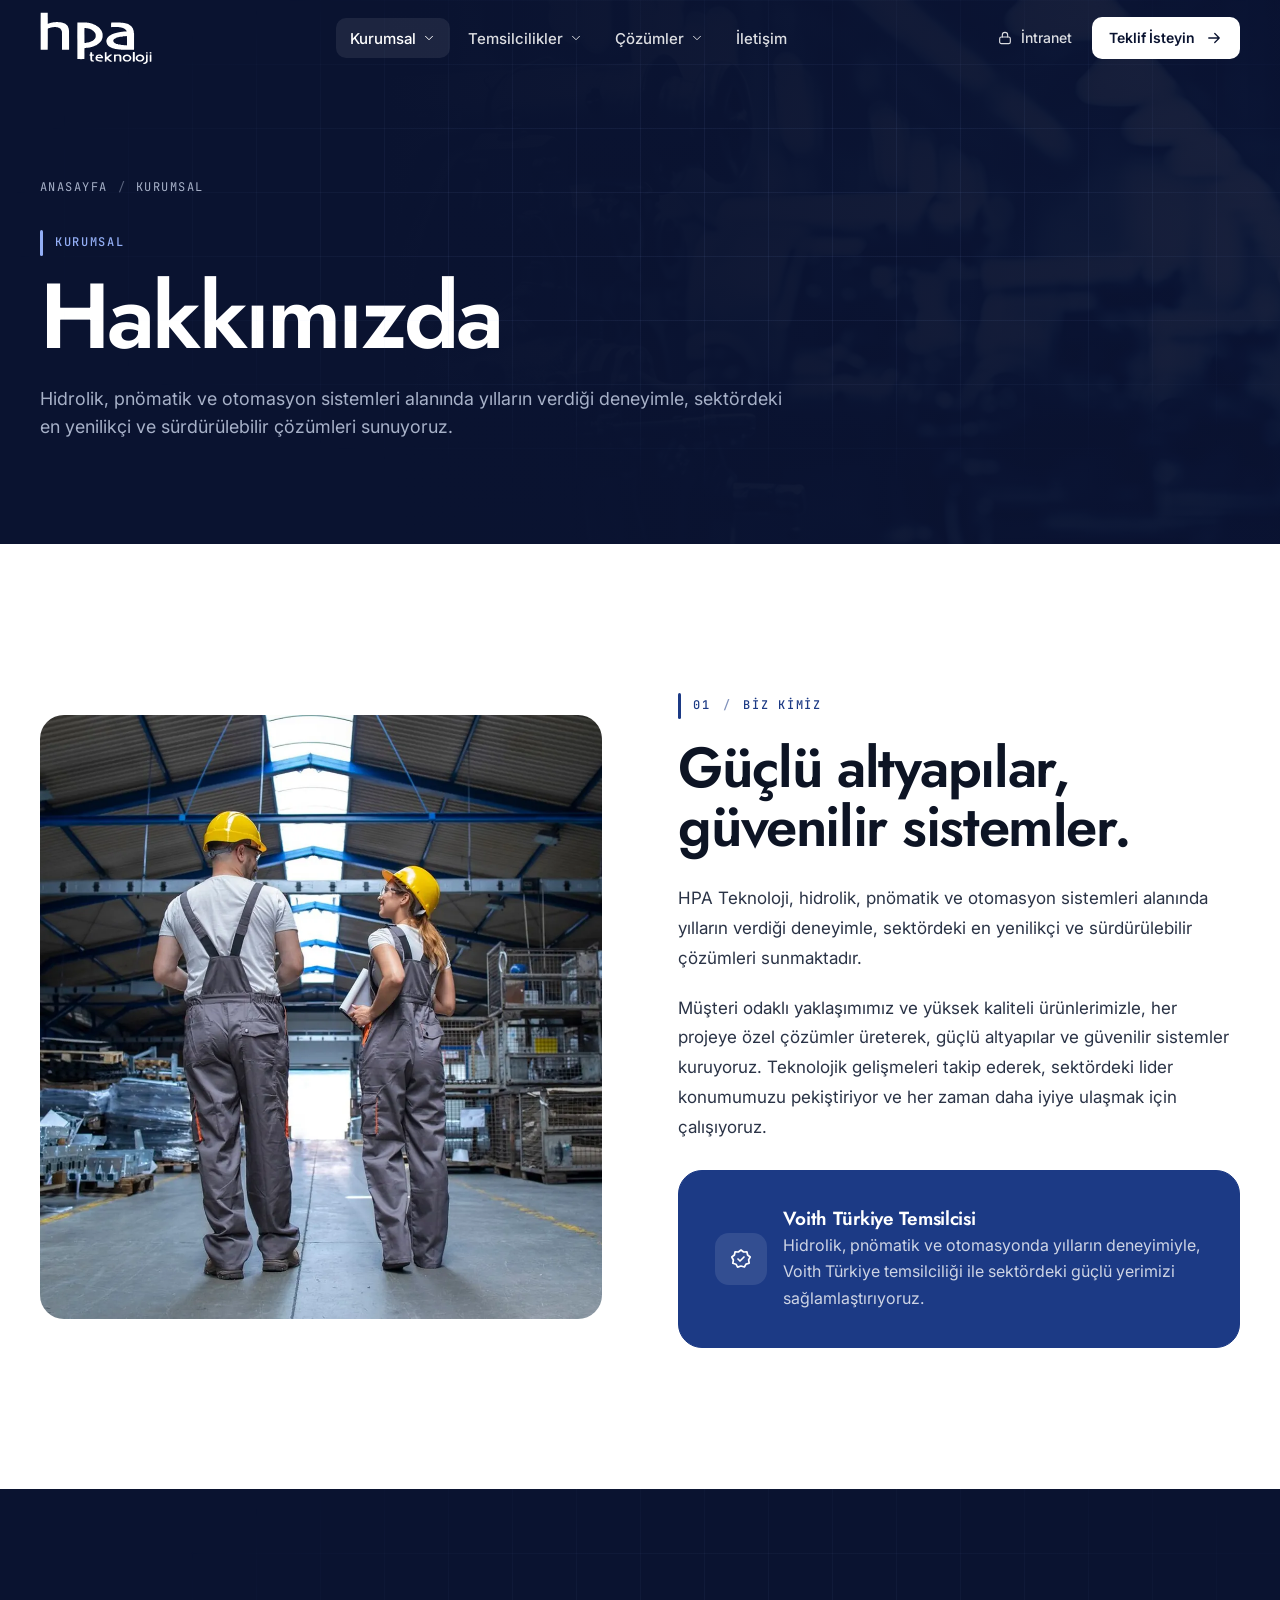
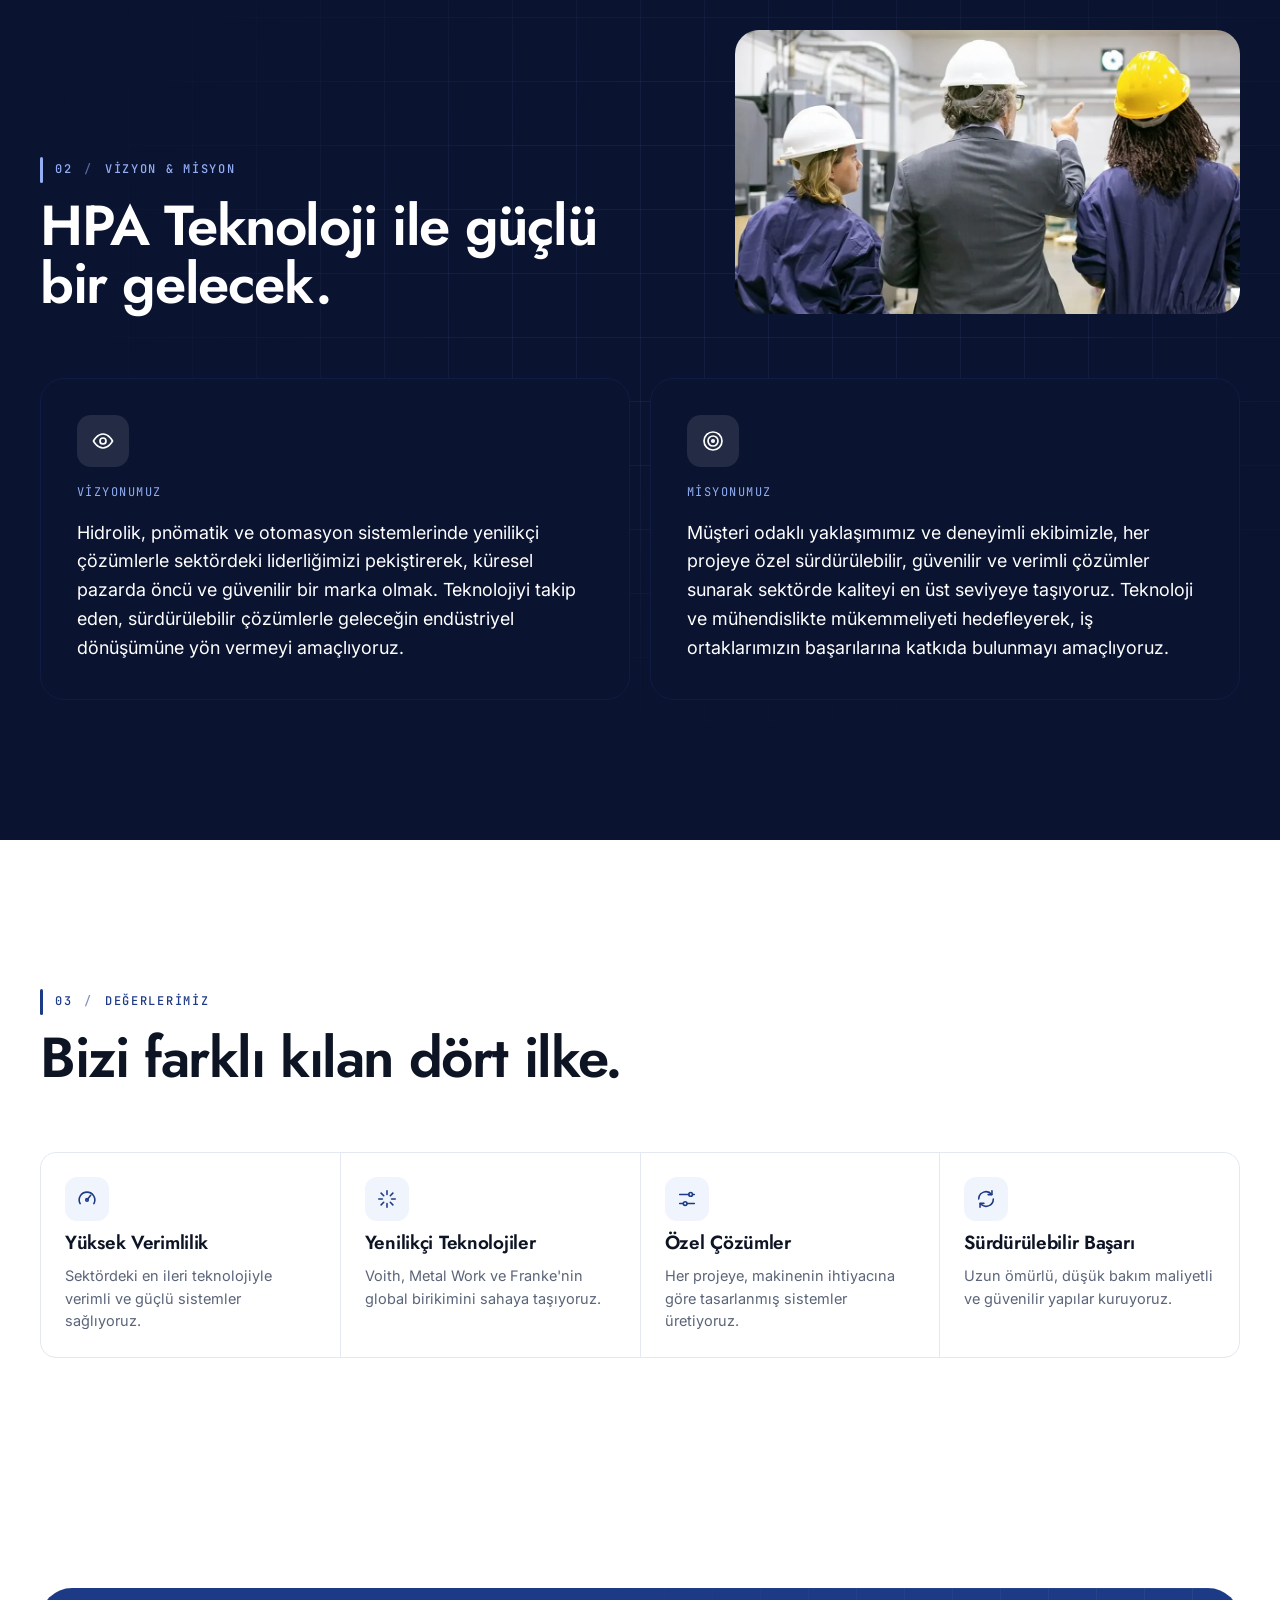
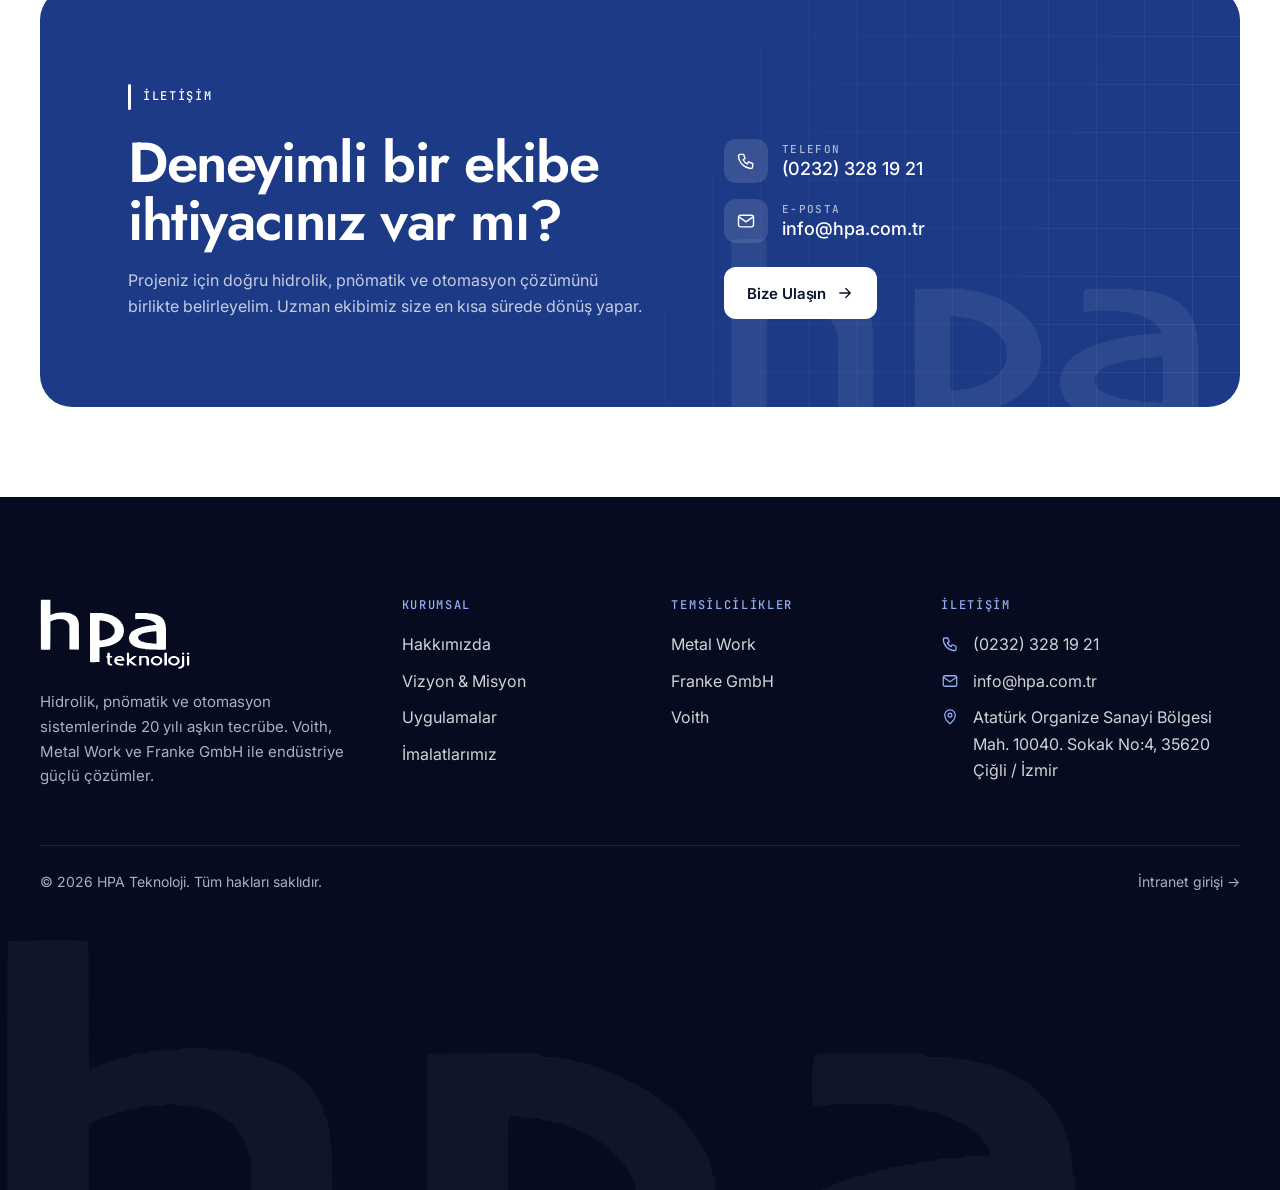
<file: hpa-website/kurumsal.html>
<!doctype html>
<html lang="tr" class="no-js">
<head>
<meta charset="utf-8">
<meta name="viewport" content="width=device-width, initial-scale=1">
<title>Hakkımızda — HPA Teknoloji</title>
<meta name="description" content="HPA Teknoloji; hidrolik, pnömatik ve otomasyon sistemlerinde 20 yılı aşkın tecrübeye sahip, Voith Türkiye temsilcisi bir mühendislik firmasıdır.">
<meta name="theme-color" content="#0A1330">
<meta property="og:type" content="website">
<meta property="og:locale" content="tr_TR">
<meta property="og:site_name" content="HPA Teknoloji">
<meta property="og:title" content="Hakkımızda — HPA Teknoloji">
<meta property="og:description" content="HPA Teknoloji; hidrolik, pnömatik ve otomasyon sistemlerinde 20 yılı aşkın tecrübeye sahip, Voith Türkiye temsilcisi bir mühendislik firmasıdır.">
<link rel="icon" href="assets/img/favicon.svg" type="image/svg+xml">
<link rel="preconnect" href="https://fonts.googleapis.com">
<link rel="preconnect" href="https://fonts.gstatic.com" crossorigin>
<link rel="stylesheet" href="https://fonts.googleapis.com/css2?family=Inter:wght@400;500;600&family=JetBrains+Mono:wght@500&family=Jost:wght@500;600&display=swap">
<link rel="stylesheet" href="assets/css/style.css">
<script>document.documentElement.classList.remove("no-js")</script>
</head>
<body>
<a class="skip-link" href="#icerik">İçeriğe geç</a>
<svg width="0" height="0" style="position:absolute" aria-hidden="true"><symbol id="hpa-logo" viewBox="41 16 363.3 171"><path fill="currentColor" fill-rule="evenodd" d="M378.5 184.8C379 184.6 379.7 184.5 380.4 184.5C381.2 184.5 381.7 184.4 382.1 184.2C382.5 184 383.1 183.8 383.5 183.8C385.6 183.4 388.7 180.8 389.8 178.5L390.3 177.3L390.3 166C390.3 155.8 390.3 154.8 390.1 154.5C389.8 154.2 389.5 154.2 387.6 154.2C385.6 154.2 385.5 154.2 385.3 154.5C385 154.9 385 156.1 385 165.1C385 174.8 385 175.3 384.7 175.7C384.5 175.9 384.2 176.4 384 176.8C383.6 177.7 381.8 179.6 381.1 179.8C380.9 179.9 380.4 180 380.2 180C379.9 180 379.5 180.2 379.2 180.3C378.8 180.6 378.3 180.7 377.6 180.7C376.9 180.8 376.6 180.9 376.4 181.1C376.1 181.5 376.1 184.4 376.3 184.8C376.6 185.3 377.3 185.3 378.5 184.8ZM401.8 177.1C402.5 176.9 402.5 176.7 402.5 165.5C402.5 155.1 402.5 154.8 402.2 154.5C401.9 154.2 401.6 154.2 399.7 154.2C397.9 154.2 397.5 154.2 397.3 154.4C397 154.7 397 155.9 397 165.6C397 171.7 397.1 176.7 397.1 176.8C397.2 176.9 397.4 177 397.6 177.1C398 177.2 401.1 177.2 401.8 177.1ZM215.6 176.9C215.8 176.7 215.8 176.3 215.8 175.3C215.8 173.6 215.7 173.3 214.4 173.3C213.2 173.3 211.6 172.7 210.8 171.9L210.2 171.3L210.2 165C210.1 157.3 209.9 158 212.9 158C215.7 158 215.7 158 215.8 156.1C215.9 154.2 215.9 154.2 213.3 154.2C211.4 154.2 210.6 154 210.3 153.6C210.2 153.5 210.2 151.9 210.2 150.2C210.2 145.9 210.4 146.2 207.1 146.2C205.2 146.2 204.5 146.2 204.4 146.4C204.2 146.5 204.2 147.9 204.1 150.1C204.1 153.5 204.1 153.5 203.7 153.8C203.5 154 203.1 154.2 202.8 154.2C201.8 154.2 201.6 154.5 201.6 155.8C201.5 157.4 201.7 157.7 202.8 157.9C203.3 158 203.8 158.2 203.9 158.3C204 158.5 204.1 159.8 204.2 164.1C204.2 169.1 204.3 169.8 204.5 170.2C204.7 170.5 204.8 171.1 204.8 171.5C204.8 172.7 205.1 173.1 206.6 174.6C208.1 176.2 208.6 176.5 209.4 176.5C209.8 176.5 210.4 176.7 210.8 176.8C211.7 177.3 215.2 177.3 215.6 176.9ZM242.2 176.9C243.1 176.5 243.3 175.9 243.3 174.6C243.3 172.8 242.9 172.5 241.2 173.1C240.4 173.3 240.3 173.3 239.2 173C238.4 172.8 237.7 172.7 236.2 172.7C234.6 172.7 234.3 172.6 233.5 172.2C233 172 232.4 171.8 232.2 171.8C231.4 171.8 228.4 170 227.9 169.2C227.7 168.9 227.4 168.5 227.1 168.1C226.4 167.3 226.3 166.9 226.7 166.5L227 166.1L236 166C243.4 165.9 245.2 165.9 245.4 165.7C245.9 165.3 245.8 162.9 245.3 162.2C245.1 161.8 244.8 161.3 244.8 161C244.3 158.6 242.7 156.8 239.7 155.2L237.7 154.2L234 154.2C230.7 154.2 230.2 154.2 229.8 154.5C229.5 154.7 228.9 154.9 228.4 155C226 155.5 223.3 157.9 221.9 160.9L221 162.7L221 165.5C221 169.4 221.2 170 223.4 172.2C224.7 173.5 225.1 173.8 226.3 174.4C227.1 174.8 227.9 175.2 228.2 175.4C228.4 175.5 228.8 175.7 229 175.7C229.3 175.7 230 175.8 230.5 176.1C231.2 176.4 231.8 176.5 232.6 176.5C233.3 176.5 233.9 176.6 234.4 176.8C235.3 177.3 241.4 177.3 242.2 176.9ZM256.6 176.8C256.8 176.5 256.8 175.9 256.8 173.3C256.8 171.4 256.9 170 257 169.8C257.4 169.1 258.3 169.5 260 171.1C260.7 171.7 261.5 172.3 261.9 172.5C262.3 172.7 262.8 173 263 173.2C263.2 173.5 263.9 173.9 264.4 174.2C264.9 174.5 265.7 175.1 266.1 175.4C266.5 175.8 267.2 176.3 267.7 176.6L268.6 177.2L272 177.1C275.1 177.1 275.4 177.1 275.5 176.8C275.6 176.3 274.7 175.4 274 175.2C273.6 175 273 174.6 272.4 174C271.8 173.4 271.1 172.9 270.8 172.8C270.5 172.7 269.6 172 268.9 171.4C268.2 170.7 267.3 170.1 267.1 169.9C266.8 169.8 266 169.2 265.5 168.7C264.9 168.2 264 167.5 263.4 167.1C262.2 166.3 262 166.1 262 165.6C262 165.2 262.9 164.4 264.4 163.5C264.9 163.2 265.8 162.5 266.2 161.9C266.8 161.3 267.4 160.7 267.9 160.5C268.4 160.3 269.3 159.6 270.2 158.8C270.9 158 271.9 157.2 272.3 157C273.2 156.6 274.8 155.1 274.8 154.7C274.8 154.2 274.5 154.2 271.2 154.2L268 154.2L267.3 154.7C266.9 155.1 266.3 155.4 265.9 155.6C265.6 155.8 264.7 156.5 263.9 157.3C263.2 158 262.2 158.8 261.9 158.9C261.6 159.1 260.6 159.8 259.8 160.6C258.6 161.7 258.2 162 257.9 162C256.8 162 256.8 162.2 256.8 154.2C256.8 145.3 257.1 146.2 254.1 146.2C252.6 146.2 252 146.2 251.7 146.4C251.4 146.6 251.4 147 251.4 161.7C251.4 176.3 251.4 176.7 251.7 176.9C252 177.1 252.6 177.2 254.2 177.2C256.2 177.2 256.3 177.2 256.6 176.8ZM286.3 176.9C286.6 176.7 286.6 176.4 286.6 168.1C286.7 158.4 286.6 158.9 287.9 158.8C288.3 158.8 288.8 158.6 289.1 158.4C289.6 158 291.5 157.9 295.5 158C296.2 158 298.6 160.2 298.8 161.1C298.9 161.5 299 164.7 299 169.2C299 175.7 299 176.7 299.3 176.9C299.7 177.3 304.3 177.3 304.7 176.9C305.2 176.5 305.2 160.8 304.7 159.7C304.5 159.3 304.3 158.7 304.2 158.3C304.1 157.3 302.4 155.5 300.8 154.7L299.6 154.2L294.7 154.2L289.8 154.2L289.1 154.6C288.2 155.1 287.6 155.1 286.8 154.6C286.1 154.2 285.9 154.2 284 154.2C282.4 154.2 281.8 154.2 281.6 154.4C281.3 154.6 281.2 154.9 281.2 165.7C281.2 176.4 281.3 176.7 281.6 176.9C282 177.3 285.8 177.3 286.3 176.9ZM326.2 176.8C326.6 176.6 327.1 176.5 327.6 176.5C328.1 176.5 328.6 176.4 328.9 176.3C329.1 176.1 329.6 175.9 329.9 175.8C330.3 175.7 330.7 175.5 330.9 175.3C331.1 175.2 331.5 174.9 331.8 174.8C332.2 174.6 333.1 173.8 333.9 173C335.3 171.6 335.6 171.2 336.3 169.6L337.2 167.8L337.2 165.8C337.2 164.1 337.2 163.6 336.9 162.8C336.7 162.3 336.5 161.7 336.4 161.3C336.3 160.8 335.9 160.3 334 158.5C331.9 156.4 331.6 156.2 330.3 155.6C329.5 155.3 328.6 155 328.3 155C328 155 327.4 154.8 327 154.6C326.2 154.2 326.1 154.2 323.3 154.2C320.7 154.2 320.4 154.2 319.9 154.5C319.6 154.7 319 154.9 318.6 154.9C318.2 155 317.1 155.4 316.1 155.9C314.3 156.8 314.1 157 312.2 158.9C310.3 160.8 310.2 161 310.1 161.8C310 162.2 309.8 162.9 309.6 163.2C309.1 164.2 309.2 167.1 309.8 168.5C310 169.1 310.4 169.8 310.6 170C310.8 170.2 311 170.7 311.1 171C311.3 171.3 311.9 172.2 312.7 173C313.9 174.3 314.3 174.5 316.1 175.5C317.8 176.3 318.4 176.5 319 176.5C319.4 176.5 320.1 176.7 320.5 176.8C321.6 177.3 325.2 177.3 326.2 176.8ZM348.1 176.9L348.5 176.7L348.5 161.7L348.5 146.7L348.1 146.4C347.6 146.1 343.1 146.1 342.6 146.4C342.3 146.6 342.2 147 342.2 161.7C342.2 176.3 342.3 176.7 342.6 176.9C343.1 177.3 347.6 177.3 348.1 176.9ZM368.2 176.8C368.6 176.6 369.1 176.5 369.6 176.5C370.1 176.5 370.6 176.4 371 176.2C371.3 176 371.6 175.8 371.7 175.8C372.3 175.8 374.4 174.3 376.1 172.6C377.7 171.1 378.1 170.5 378.6 169.6L379.2 168.3L379.2 165.7C379.2 163.6 379.1 162.9 378.9 162.4C378.6 161.7 377.9 160.5 377.2 159.6C377 159.2 376.6 158.6 376.4 158.3C376.2 158 375.7 157.6 375.2 157.3C374.7 157.1 374.2 156.7 374 156.6C373.8 156.3 373.2 156 372.8 155.8C372.4 155.7 371.9 155.4 371.7 155.2C371.4 155.1 371.1 155 370.8 155C370.6 155 370 154.8 369.5 154.6C368.7 154.2 368.5 154.2 365.5 154.2C362.5 154.2 362.3 154.2 361.5 154.6C361 154.8 360.4 155 360.2 155C360 155 359.4 155.2 358.9 155.5C358.5 155.7 357.7 156.1 357.2 156.3C356.2 156.6 353.5 159.2 353 160.2C352.8 160.6 352.5 161.2 352.4 161.5C351.2 163.8 350.9 166.5 351.6 167.9C351.8 168.3 352 168.8 352 169C352 169.3 352.2 169.7 352.4 170C352.6 170.2 352.9 170.7 353.1 171.1C353.3 171.8 355.2 173.8 355.9 174C356.2 174.1 356.8 174.5 357.2 174.9C358 175.5 360.3 176.5 361.2 176.5C361.4 176.5 362 176.7 362.4 176.8C363.4 177.3 367.2 177.3 368.2 176.8ZM321.3 172.4C321 172.2 320.5 172 320.2 171.9C318.1 171.5 316.2 169.9 315.7 168.3C315.6 167.8 315.3 167.2 315.1 166.9C314.4 165.7 315 163 316.6 161.4C317.4 160.4 318.4 159.7 318.9 159.7C319.1 159.7 319.7 159.5 320.2 159.2C321 158.8 321.2 158.8 323.4 158.8C325.3 158.8 325.7 158.9 326.3 159.2C326.7 159.3 327.3 159.6 327.7 159.7C328.9 160 330.8 161.9 331.4 163.4C332 164.9 332 166.9 331.4 168.1C330.7 169.4 329.2 170.8 328.1 171.4C325.2 172.6 325.1 172.7 323.5 172.7C322.3 172.7 321.8 172.6 321.3 172.4ZM363.1 172.2C362.7 172 362.2 171.8 361.9 171.8C361.3 171.8 360.7 171.4 359.1 170C358.2 169 357.8 168.6 357.6 167.9C357.4 167.5 357.2 166.8 357 166.5C356.7 165.6 356.7 165.1 357.5 163.5C357.9 162.7 358.2 161.9 358.2 161.9C358.2 161.6 359.5 160.3 359.8 160.3C359.9 160.3 360.6 160 361.4 159.6L362.9 158.8L365.5 158.8L368.2 158.8L369.3 159.4C370.5 160 372.9 162.2 373.4 163.1C373.8 164 373.8 166.9 373.3 168C372.7 169.3 371.2 170.8 369.7 171.4C369 171.8 368.2 172.2 368 172.3C367.2 172.9 364 172.8 363.1 172.2ZM184.9 168.9C185.2 168.6 185.2 167.2 185.2 151.1C185.2 134.2 185.3 133.7 185.6 133.3C185.8 133 186.1 133 187.7 133C189.2 133 189.5 133 190.1 132.6C190.7 132.2 190.8 132.2 193.9 132.2C196.9 132.2 197.1 132.1 198 131.8C198.7 131.4 199.1 131.3 200.5 131.3C202 131.3 202.3 131.3 203 130.9C203.5 130.6 204 130.5 204.7 130.5C205.3 130.5 205.9 130.4 206.3 130.2C206.6 130 207.3 129.8 207.8 129.8C208.4 129.7 209.1 129.6 209.4 129.4C209.8 129.2 210.4 129 210.8 129C211.2 128.9 211.7 128.7 211.9 128.5C212.2 128.3 212.8 128.1 213.3 128C215.8 127.3 216.5 127 217.6 126.5C218.2 126.1 219 125.8 219.4 125.8C220.1 125.6 221.9 124.7 222.9 123.9C223.3 123.6 224.2 123.1 224.9 122.8C225.7 122.4 226.4 122 226.7 121.8C226.9 121.5 227.4 121.2 227.8 121C228.2 120.8 228.8 120.5 229.1 120.2C229.4 119.9 230 119.5 230.4 119.2C231.6 118.6 237.2 113 237.7 112C237.9 111.6 238.3 111 238.7 110.5C239.1 110.1 239.5 109.5 239.7 109.1C239.9 108.7 240.2 108.3 240.3 108.1C240.5 107.9 240.9 107.2 241.1 106.6C241.4 105.9 241.8 105.2 242 104.8C242.2 104.5 242.3 104.1 242.3 104C242.3 103.8 242.5 103.2 242.7 102.7C242.8 102.2 243 101.5 243 101.2C243 101 243.2 100.3 243.4 99.9C243.9 99.1 243.9 98.9 244.1 96.2C244.2 92.5 244.2 92.2 244.1 88.7C243.9 86 243.9 85.7 243.5 85.2C243.3 84.9 243.1 84.2 243 83.6C242.9 83 242.7 82.3 242.6 81.9C242.5 81.5 242.3 81.1 242.3 80.9C242.3 80.8 242.2 80.4 242 80C241.8 79.7 241.5 78.9 241.2 78.3C241 77.7 240.7 77.1 240.5 76.9C240.3 76.7 240.1 76.3 239.9 76C239.8 75.6 239.4 75 239.1 74.6C238.8 74.2 238.3 73.6 238.2 73.3C238 72.9 237.5 72.2 237 71.8C236.5 71.3 236 70.6 235.8 70.2C235.3 69.2 232.2 66 231.1 65.5C230.6 65.2 229.9 64.7 229.5 64.2C229.1 63.8 228.2 63.1 227.6 62.7C226.9 62.3 226.2 61.8 226 61.6C225.5 61.1 224.8 60.7 222.6 59.6C221.7 59.1 220.7 58.6 220.4 58.5C218.7 57.5 213.3 55 212.9 55C212.6 55 212.2 54.9 211.9 54.7C211.7 54.5 211.1 54.3 210.7 54.2C210.3 54.2 209.6 54 209.2 53.7C208.9 53.5 208.4 53.3 208.2 53.3C207.9 53.3 207.4 53.2 207 53C206.6 52.8 205.9 52.7 205.4 52.7C204.8 52.7 204.4 52.5 203.9 52.2C203.3 51.9 203.1 51.8 201.8 51.8C200.7 51.8 200.3 51.8 200 51.5C199.7 51.3 199.1 51.2 197.1 51.2C194.9 51.1 194.7 51 194.3 50.7C194.1 50.5 193.7 50.3 193.5 50.2C193.3 50.1 186.2 50.1 177.8 50.2C164.4 50.2 162.5 50.3 162.3 50.5C162.2 50.7 162.2 72.8 162.2 109.6C162.2 168.3 162.2 168.5 162.5 168.8C162.8 169.2 163.1 169.2 173.7 169.2C184.1 169.2 184.6 169.2 184.9 168.9ZM232.7 162C227.1 161.9 227.2 161.9 227.8 160.6C228.1 160 228.3 159.8 229.8 158.9L231.5 158L233.5 158C235.4 158 235.5 158 236.6 158.6C238.4 159.5 239.6 160.8 239.2 161.5C239 161.9 238.3 162.2 237.9 162.1C237.7 162.1 235.4 162.1 232.7 162ZM389.9 150.3C390.3 149.9 390.3 149.7 390.3 148.3C390.3 146.2 390.3 146.2 387.6 146.2C385 146.2 384.9 146.2 385 148.4C385.1 150.6 385.2 150.7 387.7 150.7C389.4 150.7 389.5 150.6 389.9 150.3ZM401.7 150.5C402 150.4 402.2 150.1 402.4 149.7C402.6 149 402.5 146.8 402.2 146.5C402.1 146.3 401.3 146.2 399.8 146.2C396.9 146.1 396.9 146.1 397 148.5C397.1 150.7 397.1 150.7 399.5 150.7C400.5 150.7 401.5 150.6 401.7 150.5ZM65.8 138.3C66.1 138 66.1 137.1 66.2 104.2L66.2 70.5L66.8 70C67.1 69.8 68 69.3 68.8 69C69.6 68.7 70.6 68.3 70.9 68.2C71.3 68 71.9 67.8 72.2 67.8C72.6 67.8 73 67.7 73.5 67.3C74.1 66.9 74.4 66.8 75.2 66.8C75.8 66.8 76.3 66.7 76.8 66.5C77.2 66.2 77.7 66.1 78.4 66.1C79.1 66.2 79.4 66.1 80 65.7C80.6 65.3 80.6 65.2 83.8 65.2C86.3 65.1 87 65 87.5 64.8C88.3 64.4 90.5 64.4 91.4 64.8C91.9 65 92.9 65.1 94.6 65.2C96.8 65.2 97.2 65.3 97.7 65.6C98 65.8 98.6 66 99 66.1C100.1 66.2 102.2 67 102.8 67.4C103 67.6 103.4 67.8 103.6 67.9C103.8 68 104.3 68.3 104.7 68.6C105.1 68.9 105.8 69.4 106.2 69.6C107 70 108.2 71.3 108.2 71.8C108.2 71.9 108.5 72.3 108.8 72.7C109.7 73.6 111.3 76.8 111.4 77.9C111.5 78.3 111.7 79 111.9 79.3L112.2 79.9L112.3 109C112.4 136.5 112.4 138 112.7 138.3C113 138.6 113.7 138.6 123.7 138.6C134.4 138.7 134.4 138.7 134.9 138.3L135.3 138L135.3 107.3C135.3 77.1 135.3 76.6 135 76C134.8 75.5 134.7 74.9 134.6 73.5C134.6 72.3 134.5 71.6 134.3 71.2C134.1 70.9 134 70.2 133.9 69.6C133.9 68.7 133.8 68.5 133.4 67.9C132.9 67.5 132.8 67.2 132.8 66.6C132.8 65.8 131.3 62.6 130.5 61.8C130.3 61.5 129.8 60.8 129.4 60.2C128.7 59 127 57.3 125.6 56.4C125 56.1 124.3 55.5 124 55.2C123.1 54.4 120.4 53 119.1 52.7C118.7 52.6 118 52.4 117.7 52.2C117.4 52 117 51.8 116.8 51.8C116.7 51.8 116.4 51.7 116.2 51.5C115.9 51.4 115.3 51.2 114.5 51.1C113.5 51.1 113.2 51 112.9 50.6C112.5 50.2 112.2 50.2 110.9 50.1C109.8 50.1 109.2 50 108.8 49.7C108.1 49.4 107.8 49.3 104.6 49.3C101.4 49.3 101 49.3 100.3 49C99.6 48.7 99.3 48.6 96 48.7C93 48.7 92.4 48.7 91.9 49C91.5 49.2 90.8 49.3 87.7 49.3C84.4 49.4 83.8 49.5 83.3 49.7C82.9 50 82.3 50.1 81 50.2C79.5 50.2 79.1 50.3 78.4 50.7C77.9 51 77.4 51.2 76.8 51.2C76.3 51.2 75.7 51.3 75.3 51.5C75 51.7 74.4 51.8 74.1 51.8C73.8 51.8 73.3 52 73 52.1C72.7 52.3 71.8 52.7 71 52.9C70.2 53.1 69.3 53.5 69 53.7C68.7 54 68 54.3 67.5 54.4C66 55 66.2 56.7 66.2 36.5C66.2 22.4 66.1 18.7 66 18.4C65.8 18.2 65 18.1 54.6 18.1C46.9 18.2 43.4 18.2 43.3 18.3C43.1 18.5 43.1 36.2 43.1 78.3L43.1 138L43.5 138.3C43.9 138.7 44.3 138.7 54.7 138.7C65.4 138.7 65.5 138.7 65.8 138.3ZM345.7 138.3L346.1 138L346.1 112L346.2 86L345.8 85C345.4 84.2 345.3 83.8 345.3 81.5C345.2 79.3 345.1 78.8 344.9 78C344.7 77.6 344.5 76.8 344.5 76.4C344.5 75.9 344.4 75.4 344.2 75.1C344 74.8 343.8 74.3 343.8 73.9C343.7 73.6 343.5 73.1 343.4 72.9C343.3 72.7 343.1 72.1 343 71.6C342.9 71 342.6 70.3 342.3 69.9C342.1 69.4 341.7 68.7 341.5 68.3C341.4 67.8 341 67.2 340.6 66.8C340.3 66.4 339.9 65.8 339.7 65.4C339.5 65 338 63.4 336.3 61.7C333.4 58.7 333.2 58.6 331.6 57.8C330.7 57.4 329.6 56.9 329.3 56.7C329 56.5 328.3 56.1 327.8 55.9C327.3 55.7 326.7 55.4 326.5 55.2C325.6 54.7 324.2 54.2 323.8 54.2C323.6 54.2 323.1 54 322.8 53.8C322.4 53.4 322.1 53.3 321.4 53.3C320.9 53.3 320.1 53.2 319.7 53C319.2 52.8 318.5 52.7 318.1 52.7C317.7 52.7 317 52.5 316.5 52.2C315.7 51.9 315.3 51.8 313.9 51.8C312.7 51.8 312.2 51.8 311.8 51.5C311.3 51.3 310.6 51.2 307.4 51.2L303.6 51.1L303 50.6L302.5 50.2L287.7 50.2C276.1 50.2 272.8 50.2 272.6 50.4C272.5 50.5 272.3 50.9 272.2 51.3C272.1 51.8 271.9 52.5 271.8 53.1C271.6 53.9 271.5 55 271.5 59.1C271.5 64.1 271.6 64.7 272.1 65C272.5 65.3 275.6 65.2 276.5 64.8C277.3 64.5 277.7 64.5 285.6 64.5C293.4 64.5 293.9 64.5 294.7 64.8C295.3 65.1 295.9 65.2 297.4 65.2C299.1 65.2 299.5 65.2 300.4 65.6C301 65.9 301.8 66 302.6 66.1C303.3 66.1 304.1 66.3 304.5 66.5C305 66.7 305.6 66.8 306.2 66.8C306.9 66.8 307.2 66.9 307.8 67.3C308.1 67.6 308.7 67.8 309.1 67.9C309.7 68 310.6 68.3 311.9 69C312.3 69.2 312.9 69.5 313.2 69.7C313.6 69.9 314.2 70.2 314.5 70.3C314.8 70.5 315.5 70.8 315.9 71.1C317.1 71.7 320.8 75.4 321.5 76.8C322 77.9 322.1 78.6 321.8 79C321.7 79.1 320.6 79.2 318.3 79.2C315.1 79.2 315 79.2 314.3 79.6C313.5 80 313.4 80 310.5 80C307.7 80 307.6 80 306.9 80.4C306.3 80.8 306.1 80.8 304.3 80.8C302.7 80.8 302.3 80.9 301.4 81.2C300.7 81.6 300.1 81.7 299.2 81.7C298.2 81.7 297.7 81.8 297.2 82C296.8 82.3 296.2 82.4 295.2 82.4C294 82.4 293.6 82.5 293.1 82.8C292.7 83.1 292.3 83.2 291.6 83.2C290.9 83.2 290.5 83.3 290 83.5C289.6 83.8 289 84 288.3 84C287.6 84.1 287 84.2 286.7 84.5C286.4 84.7 285.8 84.9 285.2 84.9C284.3 85 282.7 85.5 281.5 86C281.2 86.1 280.1 86.5 279.2 86.8C278.2 87.1 277.3 87.5 277.2 87.6C276.9 87.9 274.5 88.8 274.2 88.8C274 88.8 273.6 89 273.2 89.2C272.9 89.4 272.4 89.7 272.1 89.8C271.8 89.9 271.2 90.3 270.8 90.6C270.4 90.9 269.5 91.5 268.8 91.8C268 92.2 267.2 92.7 267 93C266.8 93.2 266.3 93.5 265.9 93.7C265 94 260.6 98.4 260.3 99.2C260.1 99.5 259.7 100.2 259.4 100.7C258.7 101.5 258 103 258 103.5C258 103.7 257.8 104 257.6 104.4C257.2 104.9 257.1 105.4 257 106.2C256.9 106.9 256.8 107.7 256.6 108C256.2 108.8 256.2 112.7 256.7 113.7C256.9 114.1 257 114.8 257 115.3C257 115.9 257.1 116.5 257.4 116.9C257.5 117.3 257.9 118.2 258.2 119C258.5 119.8 258.9 120.7 259.1 121C259.3 121.3 259.5 121.7 259.6 121.9C259.8 122.5 265 127.7 265.7 128C266 128.1 266.5 128.4 266.8 128.7C267 128.9 267.7 129.4 268.2 129.7C270.3 130.8 272.8 132 273.2 132.1C273.8 132.2 276 133.2 276.4 133.4C276.6 133.5 277.2 133.7 277.7 133.8C278.2 133.9 278.8 134.2 279.1 134.3C279.4 134.6 279.9 134.7 280.4 134.7C280.9 134.7 281.5 134.8 281.9 135C282.3 135.2 282.9 135.3 283.4 135.3C284 135.3 284.6 135.5 285.2 135.8C285.9 136.1 286.3 136.2 287.6 136.2C288.8 136.2 289.3 136.2 289.7 136.5C290.1 136.7 290.8 136.8 292.6 136.8C294.8 136.9 295 136.9 295.6 137.4L296.3 137.8L299.8 137.8C302.6 137.8 303.6 137.9 304.1 138.1C304.4 138.2 305 138.4 305.2 138.5C305.5 138.6 314.6 138.6 325.5 138.7C344.8 138.7 345.3 138.7 345.7 138.3ZM318.4 123.9C317.5 123.5 317.4 123.5 313.4 123.5C309.9 123.5 309.3 123.5 308.5 123.2C307.8 122.9 307.1 122.8 305.1 122.8C302.6 122.8 302.6 122.8 301.9 122.4C301.3 122 301.1 121.9 299.4 121.8C298 121.8 297.3 121.7 296.9 121.5C296.6 121.3 296.1 121.2 295.5 121.2C294.6 121.2 294.4 121.1 293.9 120.7C293.4 120.2 293.2 120.2 292.4 120.2C291.8 120.2 291.1 120 290.7 119.8C290.3 119.7 289.8 119.5 289.5 119.5C289.2 119.5 288.5 119.2 287.8 118.8C287.1 118.5 286.3 118.2 286 118.1C285.7 118 285.2 117.8 284.9 117.5C284.6 117.2 283.9 116.8 283.3 116.6C281.4 115.8 279.9 113.9 278.9 111.1C278.5 109.9 278.5 109.2 279.1 107.4C279.6 106 279.7 105.7 281 104.4C282.3 103.1 283.8 102 284.9 101.7C285.2 101.6 286 101.2 286.6 100.9C288.2 99.9 288.4 99.8 288.8 99.8C289 99.8 289.5 99.7 289.8 99.5C290.1 99.3 290.8 99.2 291.2 99.1C291.6 99 292.1 98.8 292.4 98.7C292.7 98.5 293.3 98.3 293.8 98.2C294.3 98.2 295.2 98 295.8 97.8C296.4 97.6 297.2 97.5 297.5 97.5C298 97.5 298.4 97.4 298.7 97.1C299.2 96.8 299.5 96.7 301.2 96.7C302.4 96.6 303.2 96.5 303.5 96.3C303.8 96.2 304.7 96.1 306.5 96C309 95.9 309.1 95.9 309.8 95.5L310.4 95L314 95C317.3 95 317.7 95 318.5 94.7C319.4 94.3 321.5 94.1 322.3 94.3C323.2 94.5 323.2 94.4 323.2 109.5L323.2 123.5L322.8 123.9C322.1 124.5 319.7 124.5 318.4 123.9ZM186 116.2C185.7 116.1 185.5 115.8 185.4 115.6C185.2 115.3 185.2 109 185.2 91.9C185.2 69.8 185.2 68.7 185.5 68.3C185.9 67.8 187.1 67.7 188.4 68.2C189.3 68.4 189.9 68.5 191.5 68.5C193.2 68.5 193.7 68.6 194.3 68.8C194.8 69.1 195.6 69.2 196.4 69.3C197.2 69.4 197.9 69.5 198.1 69.7C198.2 69.8 198.9 69.9 199.6 70C200.4 70.1 201 70.2 201.3 70.5C201.5 70.6 202.5 71 203.3 71.3C205.4 72 210.1 74.3 210.9 75C211.3 75.4 211.9 75.7 212.2 75.9C213 76.2 218.5 81.8 219.2 83.1C220.3 85.2 221 86.5 221 86.9C221 87.2 221.2 87.6 221.3 88C221.8 89 221.8 96.5 221.3 97.6C221.2 98 221 98.6 221 98.8C221 99.1 220.8 99.5 220.6 99.8C220.3 100.1 220.1 100.6 219.9 101C219.8 101.5 219.3 102.1 218.8 102.7C218.3 103.2 217.8 103.8 217.7 104C217.5 104.7 216.2 106.1 215.4 106.5C214.9 106.7 214.1 107.4 213.5 107.9C212.9 108.5 212.2 109 212.1 109C211.8 109 210.4 109.8 209.1 110.7C208.7 110.9 208 111.2 207.6 111.3C206.7 111.6 205.3 112.2 204.7 112.7C204.5 112.8 204 113 203.5 113.1C203.1 113.2 202.5 113.3 202.2 113.5C201.9 113.7 201.4 113.8 201.2 113.8C200.9 113.8 200.3 114 199.9 114.2C199.3 114.5 198.7 114.7 198.2 114.7C197.9 114.7 197.2 114.8 196.8 115C196.2 115.3 195.7 115.3 194.4 115.3C192.8 115.3 192.6 115.4 191.8 115.8C191 116.2 190.8 116.2 188.7 116.3C187.4 116.3 186.2 116.2 186 116.2Z"/></symbol></svg>
<header class="site-header">
  <div class="container site-header__inner">
    <a class="brand" href="index.html" aria-label="HPA Teknoloji — Anasayfa"><svg viewBox="0 0 363.3 171" aria-hidden="true"><use href="#hpa-logo" width="363.3" height="171"/></svg></a>
    <nav class="nav" aria-label="Ana menü">
      <ul class="nav__list">
        <li class="nav__item"><a class="nav__link" href="kurumsal.html" aria-current="page" aria-haspopup="true">Kurumsal<svg viewBox="0 0 24 24" fill="none" stroke="currentColor" stroke-width="1.7" stroke-linecap="round" stroke-linejoin="round" aria-hidden="true"><path d="m6 9 6 6 6-6"/></svg></a><div class="dropdown"><a href="kurumsal.html"><strong>Hakkımızda</strong><span>20+ yıllık hidrolik, pnömatik ve otomasyon deneyimi</span></a><a href="kurumsal.html#vizyon-misyon"><strong>Vizyon &amp; Misyon</strong><span>Geleceğin endüstriyel dönüşümüne yön vermek</span></a></div></li>
        <li class="nav__item"><a class="nav__link" href="metal-work.html" aria-haspopup="true">Temsilcilikler<svg viewBox="0 0 24 24" fill="none" stroke="currentColor" stroke-width="1.7" stroke-linecap="round" stroke-linejoin="round" aria-hidden="true"><path d="m6 9 6 6 6-6"/></svg></a>
          <div class="dropdown dropdown--mega"><a class="mega-card" href="metal-work.html"><div class="mega-card__img"><img src="assets/img/metalwork-2.webp" alt="" loading="lazy" width="440" height="275"></div><div class="mega-card__body"><strong>Metal Work</strong><span>İtalya · Pnömatik</span></div></a><a class="mega-card" href="franke.html"><div class="mega-card__img"><img src="assets/img/franke-3.webp" alt="" loading="lazy" width="440" height="275"></div><div class="mega-card__body"><strong>Franke GmbH</strong><span>Almanya · Rulman & lineer</span></div></a><a class="mega-card" href="voith.html"><div class="mega-card__img"><img src="assets/img/voith-1.webp" alt="" loading="lazy" width="440" height="275"></div><div class="mega-card__body"><strong>Voith</strong><span>Almanya · Hidrolik</span></div></a></div></li>
        <li class="nav__item"><a class="nav__link" href="uygulamalar.html" aria-haspopup="true">Çözümler<svg viewBox="0 0 24 24" fill="none" stroke="currentColor" stroke-width="1.7" stroke-linecap="round" stroke-linejoin="round" aria-hidden="true"><path d="m6 9 6 6 6-6"/></svg></a><div class="dropdown"><a href="uygulamalar.html"><strong>Uygulamalar</strong><span>Punch pres, abkant, plastik işleme, tezgah, test standı</span></a><a href="imalatlarimiz.html"><strong>İmalatlarımız</strong><span>Komple hidrolik sistemler ve test standları</span></a></div></li>
        <li class="nav__item"><a class="nav__link" href="iletisim.html">İletişim</a></li>
      </ul>
    </nav>
    <div class="header-actions">
      <a class="intranet" href="https://hpa.com.tr/fiyat-listesi/"><svg viewBox="0 0 24 24" fill="none" stroke="currentColor" stroke-width="1.7" stroke-linecap="round" stroke-linejoin="round" aria-hidden="true"><rect x="4" y="10.5" width="16" height="10" rx="2.5"/><path d="M8 10.5V7.5a4 4 0 0 1 8 0v3"/></svg>İntranet</a>
      <a class="btn btn--sm btn--header" href="iletisim.html">Teklif İsteyin<svg viewBox="0 0 24 24" fill="none" stroke="currentColor" stroke-width="1.7" stroke-linecap="round" stroke-linejoin="round" aria-hidden="true"><path d="M5 12h14M13 6l6 6-6 6"/></svg></a>
    </div>
    <button class="menu-toggle" type="button" aria-expanded="false" aria-controls="mobil-menu" aria-label="Menüyü aç"><i><span></span><span></span><span></span></i></button>
  </div>
</header>
<div class="mobile-nav" id="mobil-menu">
  <div class="mobile-nav__group"><p class="mono">Kurumsal</p><a href="kurumsal.html">Hakkımızda</a><a href="kurumsal.html#vizyon-misyon">Vizyon &amp; Misyon</a></div>
  <div class="mobile-nav__group"><p class="mono">Temsilcilikler</p><a href="metal-work.html">Metal Work</a><a href="franke.html">Franke GmbH</a><a href="voith.html">Voith</a></div>
  <div class="mobile-nav__group"><p class="mono">Çözümler</p><a href="uygulamalar.html">Uygulamalar</a><a href="imalatlarimiz.html">İmalatlarımız</a><a href="iletisim.html">İletişim</a></div>
  <div class="mobile-nav__foot"><a href="tel:+902323281921">(0232) 328 19 21</a><a href="mailto:info@hpa.com.tr">info@hpa.com.tr</a><a href="https://hpa.com.tr/fiyat-listesi/">İntranet girişi →</a></div>
</div>
<main id="icerik">
<section class="page-hero on-dark">
  <div class="page-hero__bg"><img src="assets/img/breadcrumb.webp" alt="" width="2000" height="600"></div>
  <div class="grid-bg"></div>
  <div class="container page-hero__inner">
    <div class="page-hero__copy reveal">
      <ol class="breadcrumb mono" aria-label="Konum"><li><a href="index.html">Anasayfa</a></li><li aria-current="page">Kurumsal</li></ol>
      <span class="eyebrow">Kurumsal</span>
      <h1 class="h1">Hakkımızda</h1>
      <p class="lead">Hidrolik, pnömatik ve otomasyon sistemleri alanında yılların verdiği deneyimle, sektördeki en yenilikçi ve sürdürülebilir çözümleri sunuyoruz.</p>
    </div>
    
  </div>
</section>

<section class="section" aria-labelledby="h-baslik">
  <div class="container split">
    <img class="rounded-img reveal" src="assets/img/hakkimizda.webp" alt="Fabrika sahasında yürüyen iki teknik personel" width="1100" height="1163" loading="lazy" style="aspect-ratio:4/4.3">
    <div style="display:grid;gap:28px">
      <span class="eyebrow reveal">01 <b>/</b> Biz kimiz</span>
      <h2 class="h2 reveal" id="h-baslik">Güçlü altyapılar, güvenilir sistemler.</h2>
      <div class="prose reveal">
        <p>HPA Teknoloji, hidrolik, pnömatik ve otomasyon sistemleri alanında yılların verdiği deneyimle, sektördeki en yenilikçi ve sürdürülebilir çözümleri sunmaktadır.</p>
        <p>Müşteri odaklı yaklaşımımız ve yüksek kaliteli ürünlerimizle, her projeye özel çözümler üreterek, güçlü altyapılar ve güvenilir sistemler kuruyoruz. Teknolojik gelişmeleri takip ederek, sektördeki lider konumumuzu pekiştiriyor ve her zaman daha iyiye ulaşmak için çalışıyoruz.</p>
      </div>
      <div class="card card--brand reveal" style="grid-template-columns:52px 1fr;align-items:center">
        <span class="card__icon"><svg viewBox="0 0 24 24" fill="none" stroke="currentColor" stroke-width="1.7" stroke-linecap="round" stroke-linejoin="round" aria-hidden="true"><path d="M12 3l2.6 2 3.3-.2.7 3.2 2.6 2-1.6 2.9.6 3.3-3.2.9-1.6 2.9L12 19l-3.4 1.1L7 17.2l-3.2-.9.6-3.3L2.8 10l2.6-2 .7-3.2 3.3.2z"/><path d="m9 12 2 2 4-4"/></svg></span>
        <div><h3 class="h4">Voith Türkiye Temsilcisi</h3><p>Hidrolik, pnömatik ve otomasyonda yılların deneyimiyle, Voith Türkiye temsilciliği ile sektördeki güçlü yerimizi sağlamlaştırıyoruz.</p></div>
      </div>
    </div>
  </div>
</section>

<section class="section section--dark" id="vizyon-misyon" aria-labelledby="vm-baslik" style="position:relative;overflow:hidden;isolation:isolate">
  <div class="grid-bg" style="z-index:-1"></div>
  <div class="container">
    <div class="section-head section-head--split">
      <div class="section-head__title reveal"><span class="eyebrow">02 <b>/</b> Vizyon &amp; Misyon</span><h2 class="h2" id="vm-baslik">HPA Teknoloji ile güçlü bir gelecek.</h2></div>
      <img class="rounded-img reveal" src="assets/img/vizyonmisyon.webp" alt="Üretim tesisinde sahayı inceleyen yönetici ve mühendisler" width="1100" height="1163" loading="lazy" style="aspect-ratio:16/9">
    </div>
    <div class="card-grid card-grid--2">
      <article class="card card--dark reveal"><span class="card__icon"><svg viewBox="0 0 24 24" fill="none" stroke="currentColor" stroke-width="1.7" stroke-linecap="round" stroke-linejoin="round" aria-hidden="true"><path d="M2.5 12S6 5 12 5s9.5 7 9.5 7-3.5 7-9.5 7-9.5-7-9.5-7z"/><circle cx="12" cy="12" r="3"/></svg></span><p class="mono" style="color:var(--brand-300)">Vizyonumuz</p><p style="font-size:18px;color:#fff;line-height:1.6">Hidrolik, pnömatik ve otomasyon sistemlerinde yenilikçi çözümlerle sektördeki liderliğimizi pekiştirerek, küresel pazarda öncü ve güvenilir bir marka olmak. Teknolojiyi takip eden, sürdürülebilir çözümlerle geleceğin endüstriyel dönüşümüne yön vermeyi amaçlıyoruz.</p></article>
      <article class="card card--dark reveal" style="--d:.1s"><span class="card__icon"><svg viewBox="0 0 24 24" fill="none" stroke="currentColor" stroke-width="1.7" stroke-linecap="round" stroke-linejoin="round" aria-hidden="true"><circle cx="12" cy="12" r="9"/><circle cx="12" cy="12" r="5"/><circle cx="12" cy="12" r="1.2"/></svg></span><p class="mono" style="color:var(--brand-300)">Misyonumuz</p><p style="font-size:18px;color:#fff;line-height:1.6">Müşteri odaklı yaklaşımımız ve deneyimli ekibimizle, her projeye özel sürdürülebilir, güvenilir ve verimli çözümler sunarak sektörde kaliteyi en üst seviyeye taşıyoruz. Teknoloji ve mühendislikte mükemmeliyeti hedefleyerek, iş ortaklarımızın başarılarına katkıda bulunmayı amaçlıyoruz.</p></article>
    </div>
  </div>
</section>

<section class="section" aria-labelledby="d-baslik">
  <div class="container">
    <div class="section-head"><div class="section-head__title reveal"><span class="eyebrow">03 <b>/</b> Değerlerimiz</span><h2 class="h2" id="d-baslik">Bizi farklı kılan dört ilke.</h2></div></div>
    <div class="values reveal" style="grid-template-columns:repeat(auto-fit,minmax(240px,1fr))"><div class="value"><span class="value__icon"><svg viewBox="0 0 24 24" fill="none" stroke="currentColor" stroke-width="1.7" stroke-linecap="round" stroke-linejoin="round" aria-hidden="true"><path d="M4.5 17a8.5 8.5 0 1 1 15 0"/><path d="m12 13 4-5"/><circle cx="12" cy="13" r="1.4"/></svg></span><h3 class="h4">Yüksek Verimlilik</h3><p>Sektördeki en ileri teknolojiyle verimli ve güçlü sistemler sağlıyoruz.</p></div><div class="value"><span class="value__icon"><svg viewBox="0 0 24 24" fill="none" stroke="currentColor" stroke-width="1.7" stroke-linecap="round" stroke-linejoin="round" aria-hidden="true"><path d="M12 3v4M12 17v4M3 12h4M17 12h4M5.6 5.6l2.8 2.8M15.6 15.6l2.8 2.8M18.4 5.6l-2.8 2.8M8.4 15.6l-2.8 2.8"/></svg></span><h3 class="h4">Yenilikçi Teknolojiler</h3><p>Voith, Metal Work ve Franke'nin global birikimini sahaya taşıyoruz.</p></div><div class="value"><span class="value__icon"><svg viewBox="0 0 24 24" fill="none" stroke="currentColor" stroke-width="1.7" stroke-linecap="round" stroke-linejoin="round" aria-hidden="true"><path d="M4 7h10M18 7h2M4 17h4M12 17h8"/><circle cx="16" cy="7" r="2"/><circle cx="10" cy="17" r="2"/></svg></span><h3 class="h4">Özel Çözümler</h3><p>Her projeye, makinenin ihtiyacına göre tasarlanmış sistemler üretiyoruz.</p></div><div class="value"><span class="value__icon"><svg viewBox="0 0 24 24" fill="none" stroke="currentColor" stroke-width="1.7" stroke-linecap="round" stroke-linejoin="round" aria-hidden="true"><path d="M20 12a8 8 0 0 1-14.2 5M4 12A8 8 0 0 1 18.2 7"/><path d="M18.5 3v4.2h-4.2M5.5 21v-4.2h4.2"/></svg></span><h3 class="h4">Sürdürülebilir Başarı</h3><p>Uzun ömürlü, düşük bakım maliyetli ve güvenilir yapılar kuruyoruz.</p></div></div>
  </div>
</section>
<section class="section--tight" aria-labelledby="cta-baslik">
  <div class="container">
    <div class="cta reveal">
      <svg class="cta__logo" viewBox="0 0 363.3 171" aria-hidden="true"><use href="#hpa-logo" width="363.3" height="171"/></svg>
      <div>
        <span class="eyebrow" style="color:#fff">İletişim</span>
        <h2 class="h2" id="cta-baslik" style="margin-top:24px">Deneyimli bir ekibe ihtiyacınız var mı?</h2>
        <p>Projeniz için doğru hidrolik, pnömatik ve otomasyon çözümünü birlikte belirleyelim. Uzman ekibimiz size en kısa sürede dönüş yapar.</p>
      </div>
      <div class="cta__contacts">
        <a class="cta__contact" href="tel:+902323281921"><span class="ico"><svg viewBox="0 0 24 24" fill="none" stroke="currentColor" stroke-width="1.7" stroke-linecap="round" stroke-linejoin="round" aria-hidden="true"><path d="M5 4h4l2 5-2.5 1.5a11 11 0 0 0 5 5L15 13l5 2v4a2 2 0 0 1-2 2A16 16 0 0 1 3 6a2 2 0 0 1 2-2"/></svg></span><span><small>Telefon</small>(0232) 328 19 21</span></a>
        <a class="cta__contact" href="mailto:info@hpa.com.tr"><span class="ico"><svg viewBox="0 0 24 24" fill="none" stroke="currentColor" stroke-width="1.7" stroke-linecap="round" stroke-linejoin="round" aria-hidden="true"><rect x="3" y="5" width="18" height="14" rx="2.5"/><path d="m3.5 7 8.5 6 8.5-6"/></svg></span><span><small>E-posta</small>info@hpa.com.tr</span></a>
        <div class="btn-row"><a class="btn btn--light" href="iletisim.html">Bize Ulaşın<svg viewBox="0 0 24 24" fill="none" stroke="currentColor" stroke-width="1.7" stroke-linecap="round" stroke-linejoin="round" aria-hidden="true"><path d="M5 12h14M13 6l6 6-6 6"/></svg></a></div>
      </div>
    </div>
  </div>
</section>
</main>
<footer class="site-footer">
  <div class="container">
    <div class="footer__top">
      <div class="footer__brand">
        <a href="index.html" aria-label="HPA Teknoloji — Anasayfa"><svg viewBox="0 0 363.3 171" aria-hidden="true"><use href="#hpa-logo" width="363.3" height="171"/></svg></a>
        <p>Hidrolik, pnömatik ve otomasyon sistemlerinde 20 yılı aşkın tecrübe. Voith, Metal Work ve Franke GmbH ile endüstriye güçlü çözümler.</p>
      </div>
      <div class="footer__col">
        <h2>Kurumsal</h2>
        <ul><li><a href="kurumsal.html">Hakkımızda</a></li><li><a href="kurumsal.html#vizyon-misyon">Vizyon &amp; Misyon</a></li><li><a href="uygulamalar.html">Uygulamalar</a></li><li><a href="imalatlarimiz.html">İmalatlarımız</a></li></ul>
      </div>
      <div class="footer__col">
        <h2>Temsilcilikler</h2>
        <ul><li><a href="metal-work.html">Metal Work</a></li><li><a href="franke.html">Franke GmbH</a></li><li><a href="voith.html">Voith</a></li></ul>
      </div>
      <div class="footer__col">
        <h2>İletişim</h2>
        <ul class="footer__contact">
          <li><svg viewBox="0 0 24 24" fill="none" stroke="currentColor" stroke-width="1.7" stroke-linecap="round" stroke-linejoin="round" aria-hidden="true"><path d="M5 4h4l2 5-2.5 1.5a11 11 0 0 0 5 5L15 13l5 2v4a2 2 0 0 1-2 2A16 16 0 0 1 3 6a2 2 0 0 1 2-2"/></svg><a href="tel:+902323281921">(0232) 328 19 21</a></li>
          <li><svg viewBox="0 0 24 24" fill="none" stroke="currentColor" stroke-width="1.7" stroke-linecap="round" stroke-linejoin="round" aria-hidden="true"><rect x="3" y="5" width="18" height="14" rx="2.5"/><path d="m3.5 7 8.5 6 8.5-6"/></svg><a href="mailto:info@hpa.com.tr">info@hpa.com.tr</a></li>
          <li><svg viewBox="0 0 24 24" fill="none" stroke="currentColor" stroke-width="1.7" stroke-linecap="round" stroke-linejoin="round" aria-hidden="true"><path d="M12 21s-7-6.2-7-11.5a7 7 0 0 1 14 0C19 14.8 12 21 12 21z"/><circle cx="12" cy="9.5" r="2.5"/></svg><a href="https://www.google.com/maps/search/?api=1&query=HPA+Teknoloji+10040.+Sokak+No%3A4+Çiğli+İzmir" target="_blank" rel="noopener">Atatürk Organize Sanayi Bölgesi Mah. 10040. Sokak No:4, 35620 Çiğli / İzmir</a></li>
        </ul>
      </div>
    </div>
    <div class="footer__bottom">
      <span>© <span data-year>2026</span> HPA Teknoloji. Tüm hakları saklıdır.</span>
      <a href="https://hpa.com.tr/fiyat-listesi/">İntranet girişi →</a>
    </div>
  </div>
  <svg class="footer__mark" viewBox="0 0 363.3 171" aria-hidden="true"><use href="#hpa-logo" width="363.3" height="171"/></svg>
</footer>
<script src="assets/js/main.js" defer></script>
</body>
</html>
</file>
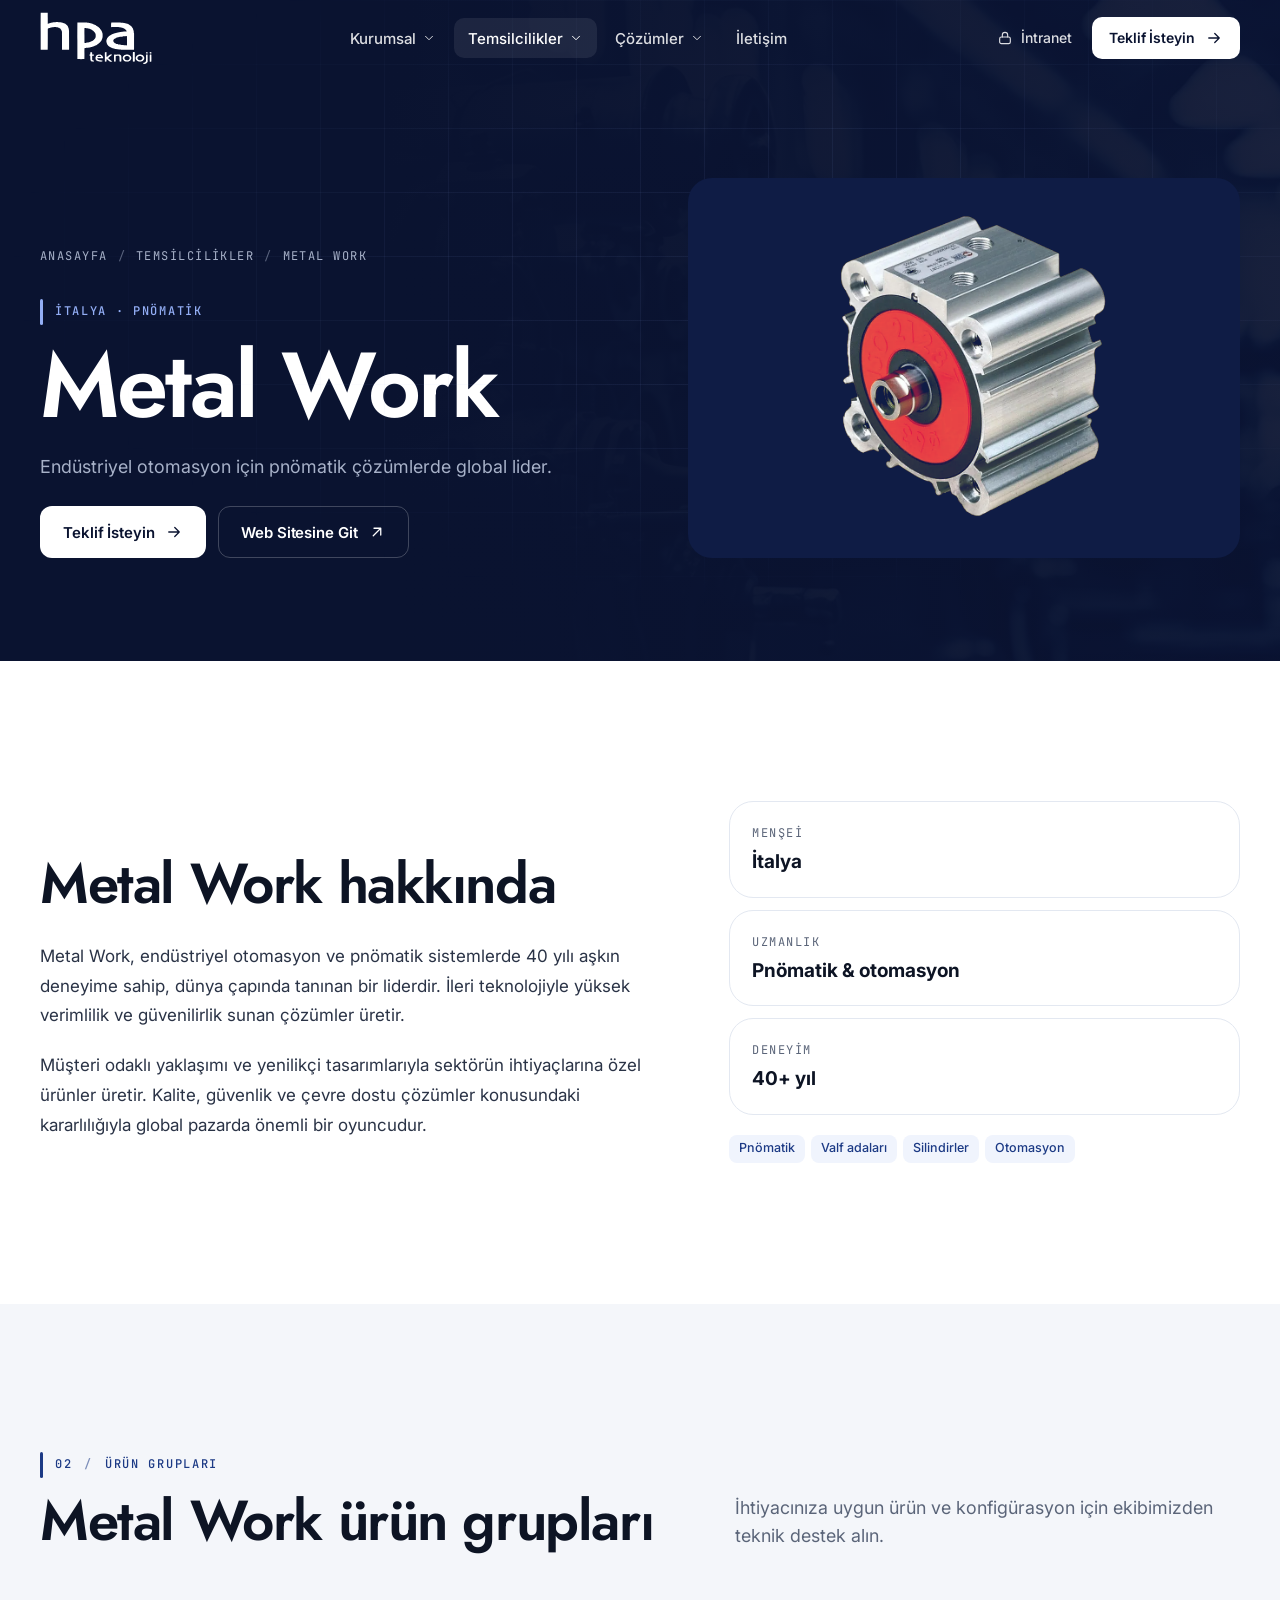
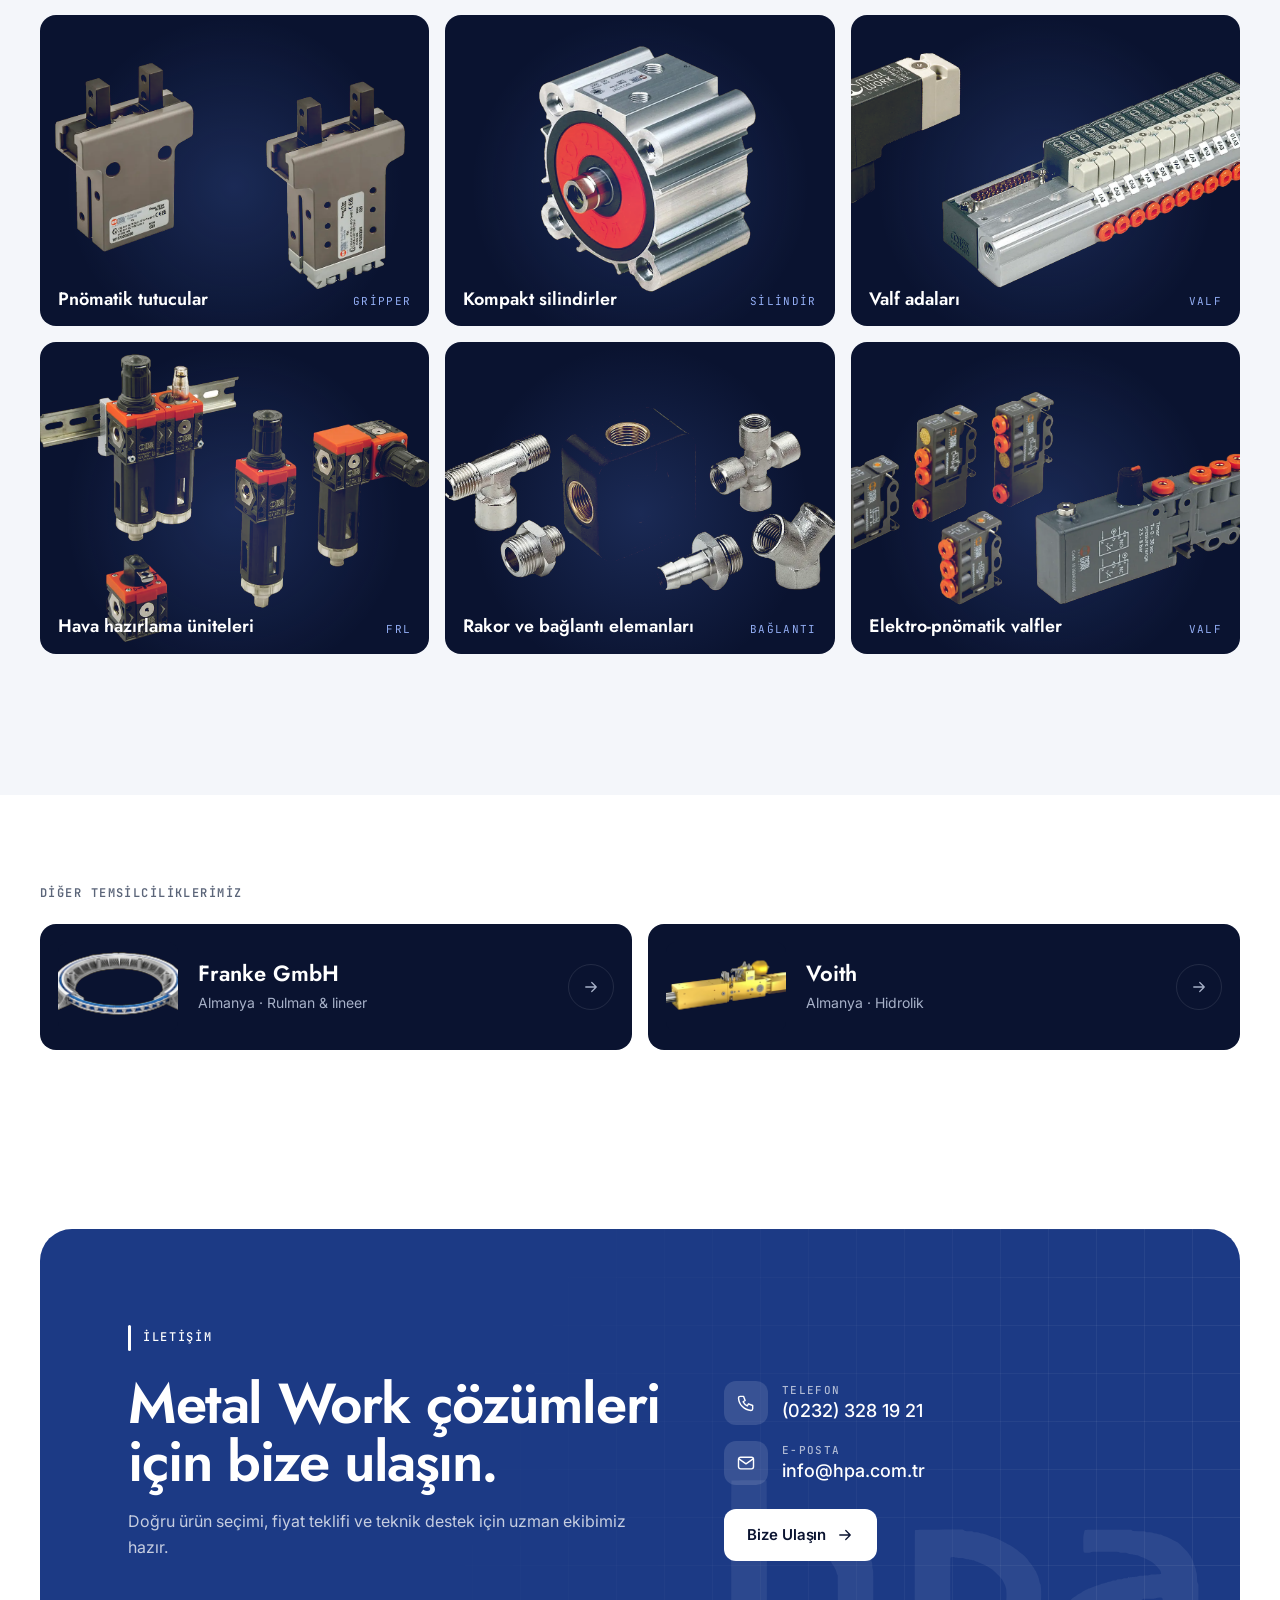
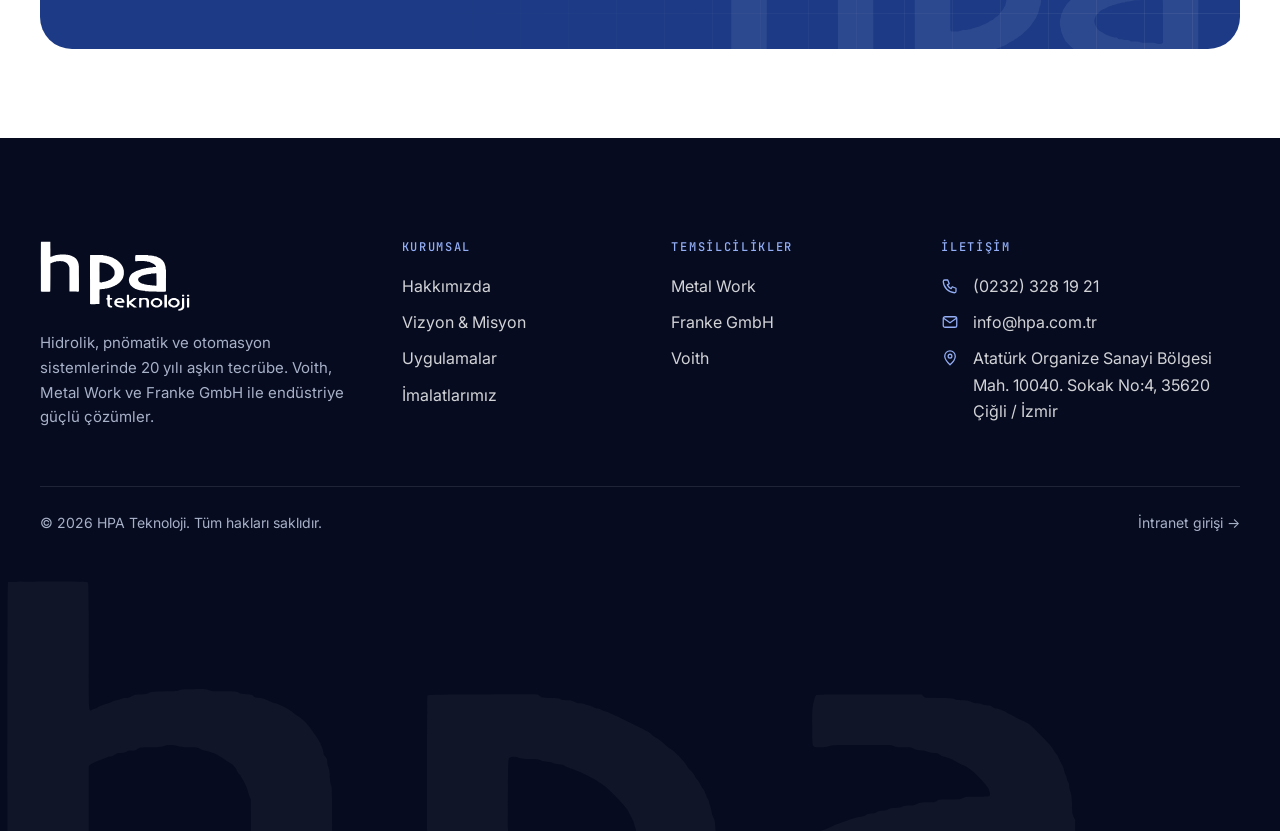
<file: hpa-website/metal-work.html>
<!doctype html>
<html lang="tr" class="no-js">
<head>
<meta charset="utf-8">
<meta name="viewport" content="width=device-width, initial-scale=1">
<title>Metal Work — HPA Teknoloji</title>
<meta name="description" content="HPA Teknoloji Metal Work temsilciliği: Endüstriyel otomasyon için pnömatik çözümlerde global lider.">
<meta name="theme-color" content="#0A1330">
<meta property="og:type" content="website">
<meta property="og:locale" content="tr_TR">
<meta property="og:site_name" content="HPA Teknoloji">
<meta property="og:title" content="Metal Work — HPA Teknoloji">
<meta property="og:description" content="HPA Teknoloji Metal Work temsilciliği: Endüstriyel otomasyon için pnömatik çözümlerde global lider.">
<link rel="icon" href="assets/img/favicon.svg" type="image/svg+xml">
<link rel="preconnect" href="https://fonts.googleapis.com">
<link rel="preconnect" href="https://fonts.gstatic.com" crossorigin>
<link rel="stylesheet" href="https://fonts.googleapis.com/css2?family=Inter:wght@400;500;600&family=JetBrains+Mono:wght@500&family=Jost:wght@500;600&display=swap">
<link rel="stylesheet" href="assets/css/style.css">
<script>document.documentElement.classList.remove("no-js")</script>
</head>
<body>
<a class="skip-link" href="#icerik">İçeriğe geç</a>
<svg width="0" height="0" style="position:absolute" aria-hidden="true"><symbol id="hpa-logo" viewBox="41 16 363.3 171"><path fill="currentColor" fill-rule="evenodd" d="M378.5 184.8C379 184.6 379.7 184.5 380.4 184.5C381.2 184.5 381.7 184.4 382.1 184.2C382.5 184 383.1 183.8 383.5 183.8C385.6 183.4 388.7 180.8 389.8 178.5L390.3 177.3L390.3 166C390.3 155.8 390.3 154.8 390.1 154.5C389.8 154.2 389.5 154.2 387.6 154.2C385.6 154.2 385.5 154.2 385.3 154.5C385 154.9 385 156.1 385 165.1C385 174.8 385 175.3 384.7 175.7C384.5 175.9 384.2 176.4 384 176.8C383.6 177.7 381.8 179.6 381.1 179.8C380.9 179.9 380.4 180 380.2 180C379.9 180 379.5 180.2 379.2 180.3C378.8 180.6 378.3 180.7 377.6 180.7C376.9 180.8 376.6 180.9 376.4 181.1C376.1 181.5 376.1 184.4 376.3 184.8C376.6 185.3 377.3 185.3 378.5 184.8ZM401.8 177.1C402.5 176.9 402.5 176.7 402.5 165.5C402.5 155.1 402.5 154.8 402.2 154.5C401.9 154.2 401.6 154.2 399.7 154.2C397.9 154.2 397.5 154.2 397.3 154.4C397 154.7 397 155.9 397 165.6C397 171.7 397.1 176.7 397.1 176.8C397.2 176.9 397.4 177 397.6 177.1C398 177.2 401.1 177.2 401.8 177.1ZM215.6 176.9C215.8 176.7 215.8 176.3 215.8 175.3C215.8 173.6 215.7 173.3 214.4 173.3C213.2 173.3 211.6 172.7 210.8 171.9L210.2 171.3L210.2 165C210.1 157.3 209.9 158 212.9 158C215.7 158 215.7 158 215.8 156.1C215.9 154.2 215.9 154.2 213.3 154.2C211.4 154.2 210.6 154 210.3 153.6C210.2 153.5 210.2 151.9 210.2 150.2C210.2 145.9 210.4 146.2 207.1 146.2C205.2 146.2 204.5 146.2 204.4 146.4C204.2 146.5 204.2 147.9 204.1 150.1C204.1 153.5 204.1 153.5 203.7 153.8C203.5 154 203.1 154.2 202.8 154.2C201.8 154.2 201.6 154.5 201.6 155.8C201.5 157.4 201.7 157.7 202.8 157.9C203.3 158 203.8 158.2 203.9 158.3C204 158.5 204.1 159.8 204.2 164.1C204.2 169.1 204.3 169.8 204.5 170.2C204.7 170.5 204.8 171.1 204.8 171.5C204.8 172.7 205.1 173.1 206.6 174.6C208.1 176.2 208.6 176.5 209.4 176.5C209.8 176.5 210.4 176.7 210.8 176.8C211.7 177.3 215.2 177.3 215.6 176.9ZM242.2 176.9C243.1 176.5 243.3 175.9 243.3 174.6C243.3 172.8 242.9 172.5 241.2 173.1C240.4 173.3 240.3 173.3 239.2 173C238.4 172.8 237.7 172.7 236.2 172.7C234.6 172.7 234.3 172.6 233.5 172.2C233 172 232.4 171.8 232.2 171.8C231.4 171.8 228.4 170 227.9 169.2C227.7 168.9 227.4 168.5 227.1 168.1C226.4 167.3 226.3 166.9 226.7 166.5L227 166.1L236 166C243.4 165.9 245.2 165.9 245.4 165.7C245.9 165.3 245.8 162.9 245.3 162.2C245.1 161.8 244.8 161.3 244.8 161C244.3 158.6 242.7 156.8 239.7 155.2L237.7 154.2L234 154.2C230.7 154.2 230.2 154.2 229.8 154.5C229.5 154.7 228.9 154.9 228.4 155C226 155.5 223.3 157.9 221.9 160.9L221 162.7L221 165.5C221 169.4 221.2 170 223.4 172.2C224.7 173.5 225.1 173.8 226.3 174.4C227.1 174.8 227.9 175.2 228.2 175.4C228.4 175.5 228.8 175.7 229 175.7C229.3 175.7 230 175.8 230.5 176.1C231.2 176.4 231.8 176.5 232.6 176.5C233.3 176.5 233.9 176.6 234.4 176.8C235.3 177.3 241.4 177.3 242.2 176.9ZM256.6 176.8C256.8 176.5 256.8 175.9 256.8 173.3C256.8 171.4 256.9 170 257 169.8C257.4 169.1 258.3 169.5 260 171.1C260.7 171.7 261.5 172.3 261.9 172.5C262.3 172.7 262.8 173 263 173.2C263.2 173.5 263.9 173.9 264.4 174.2C264.9 174.5 265.7 175.1 266.1 175.4C266.5 175.8 267.2 176.3 267.7 176.6L268.6 177.2L272 177.1C275.1 177.1 275.4 177.1 275.5 176.8C275.6 176.3 274.7 175.4 274 175.2C273.6 175 273 174.6 272.4 174C271.8 173.4 271.1 172.9 270.8 172.8C270.5 172.7 269.6 172 268.9 171.4C268.2 170.7 267.3 170.1 267.1 169.9C266.8 169.8 266 169.2 265.5 168.7C264.9 168.2 264 167.5 263.4 167.1C262.2 166.3 262 166.1 262 165.6C262 165.2 262.9 164.4 264.4 163.5C264.9 163.2 265.8 162.5 266.2 161.9C266.8 161.3 267.4 160.7 267.9 160.5C268.4 160.3 269.3 159.6 270.2 158.8C270.9 158 271.9 157.2 272.3 157C273.2 156.6 274.8 155.1 274.8 154.7C274.8 154.2 274.5 154.2 271.2 154.2L268 154.2L267.3 154.7C266.9 155.1 266.3 155.4 265.9 155.6C265.6 155.8 264.7 156.5 263.9 157.3C263.2 158 262.2 158.8 261.9 158.9C261.6 159.1 260.6 159.8 259.8 160.6C258.6 161.7 258.2 162 257.9 162C256.8 162 256.8 162.2 256.8 154.2C256.8 145.3 257.1 146.2 254.1 146.2C252.6 146.2 252 146.2 251.7 146.4C251.4 146.6 251.4 147 251.4 161.7C251.4 176.3 251.4 176.7 251.7 176.9C252 177.1 252.6 177.2 254.2 177.2C256.2 177.2 256.3 177.2 256.6 176.8ZM286.3 176.9C286.6 176.7 286.6 176.4 286.6 168.1C286.7 158.4 286.6 158.9 287.9 158.8C288.3 158.8 288.8 158.6 289.1 158.4C289.6 158 291.5 157.9 295.5 158C296.2 158 298.6 160.2 298.8 161.1C298.9 161.5 299 164.7 299 169.2C299 175.7 299 176.7 299.3 176.9C299.7 177.3 304.3 177.3 304.7 176.9C305.2 176.5 305.2 160.8 304.7 159.7C304.5 159.3 304.3 158.7 304.2 158.3C304.1 157.3 302.4 155.5 300.8 154.7L299.6 154.2L294.7 154.2L289.8 154.2L289.1 154.6C288.2 155.1 287.6 155.1 286.8 154.6C286.1 154.2 285.9 154.2 284 154.2C282.4 154.2 281.8 154.2 281.6 154.4C281.3 154.6 281.2 154.9 281.2 165.7C281.2 176.4 281.3 176.7 281.6 176.9C282 177.3 285.8 177.3 286.3 176.9ZM326.2 176.8C326.6 176.6 327.1 176.5 327.6 176.5C328.1 176.5 328.6 176.4 328.9 176.3C329.1 176.1 329.6 175.9 329.9 175.8C330.3 175.7 330.7 175.5 330.9 175.3C331.1 175.2 331.5 174.9 331.8 174.8C332.2 174.6 333.1 173.8 333.9 173C335.3 171.6 335.6 171.2 336.3 169.6L337.2 167.8L337.2 165.8C337.2 164.1 337.2 163.6 336.9 162.8C336.7 162.3 336.5 161.7 336.4 161.3C336.3 160.8 335.9 160.3 334 158.5C331.9 156.4 331.6 156.2 330.3 155.6C329.5 155.3 328.6 155 328.3 155C328 155 327.4 154.8 327 154.6C326.2 154.2 326.1 154.2 323.3 154.2C320.7 154.2 320.4 154.2 319.9 154.5C319.6 154.7 319 154.9 318.6 154.9C318.2 155 317.1 155.4 316.1 155.9C314.3 156.8 314.1 157 312.2 158.9C310.3 160.8 310.2 161 310.1 161.8C310 162.2 309.8 162.9 309.6 163.2C309.1 164.2 309.2 167.1 309.8 168.5C310 169.1 310.4 169.8 310.6 170C310.8 170.2 311 170.7 311.1 171C311.3 171.3 311.9 172.2 312.7 173C313.9 174.3 314.3 174.5 316.1 175.5C317.8 176.3 318.4 176.5 319 176.5C319.4 176.5 320.1 176.7 320.5 176.8C321.6 177.3 325.2 177.3 326.2 176.8ZM348.1 176.9L348.5 176.7L348.5 161.7L348.5 146.7L348.1 146.4C347.6 146.1 343.1 146.1 342.6 146.4C342.3 146.6 342.2 147 342.2 161.7C342.2 176.3 342.3 176.7 342.6 176.9C343.1 177.3 347.6 177.3 348.1 176.9ZM368.2 176.8C368.6 176.6 369.1 176.5 369.6 176.5C370.1 176.5 370.6 176.4 371 176.2C371.3 176 371.6 175.8 371.7 175.8C372.3 175.8 374.4 174.3 376.1 172.6C377.7 171.1 378.1 170.5 378.6 169.6L379.2 168.3L379.2 165.7C379.2 163.6 379.1 162.9 378.9 162.4C378.6 161.7 377.9 160.5 377.2 159.6C377 159.2 376.6 158.6 376.4 158.3C376.2 158 375.7 157.6 375.2 157.3C374.7 157.1 374.2 156.7 374 156.6C373.8 156.3 373.2 156 372.8 155.8C372.4 155.7 371.9 155.4 371.7 155.2C371.4 155.1 371.1 155 370.8 155C370.6 155 370 154.8 369.5 154.6C368.7 154.2 368.5 154.2 365.5 154.2C362.5 154.2 362.3 154.2 361.5 154.6C361 154.8 360.4 155 360.2 155C360 155 359.4 155.2 358.9 155.5C358.5 155.7 357.7 156.1 357.2 156.3C356.2 156.6 353.5 159.2 353 160.2C352.8 160.6 352.5 161.2 352.4 161.5C351.2 163.8 350.9 166.5 351.6 167.9C351.8 168.3 352 168.8 352 169C352 169.3 352.2 169.7 352.4 170C352.6 170.2 352.9 170.7 353.1 171.1C353.3 171.8 355.2 173.8 355.9 174C356.2 174.1 356.8 174.5 357.2 174.9C358 175.5 360.3 176.5 361.2 176.5C361.4 176.5 362 176.7 362.4 176.8C363.4 177.3 367.2 177.3 368.2 176.8ZM321.3 172.4C321 172.2 320.5 172 320.2 171.9C318.1 171.5 316.2 169.9 315.7 168.3C315.6 167.8 315.3 167.2 315.1 166.9C314.4 165.7 315 163 316.6 161.4C317.4 160.4 318.4 159.7 318.9 159.7C319.1 159.7 319.7 159.5 320.2 159.2C321 158.8 321.2 158.8 323.4 158.8C325.3 158.8 325.7 158.9 326.3 159.2C326.7 159.3 327.3 159.6 327.7 159.7C328.9 160 330.8 161.9 331.4 163.4C332 164.9 332 166.9 331.4 168.1C330.7 169.4 329.2 170.8 328.1 171.4C325.2 172.6 325.1 172.7 323.5 172.7C322.3 172.7 321.8 172.6 321.3 172.4ZM363.1 172.2C362.7 172 362.2 171.8 361.9 171.8C361.3 171.8 360.7 171.4 359.1 170C358.2 169 357.8 168.6 357.6 167.9C357.4 167.5 357.2 166.8 357 166.5C356.7 165.6 356.7 165.1 357.5 163.5C357.9 162.7 358.2 161.9 358.2 161.9C358.2 161.6 359.5 160.3 359.8 160.3C359.9 160.3 360.6 160 361.4 159.6L362.9 158.8L365.5 158.8L368.2 158.8L369.3 159.4C370.5 160 372.9 162.2 373.4 163.1C373.8 164 373.8 166.9 373.3 168C372.7 169.3 371.2 170.8 369.7 171.4C369 171.8 368.2 172.2 368 172.3C367.2 172.9 364 172.8 363.1 172.2ZM184.9 168.9C185.2 168.6 185.2 167.2 185.2 151.1C185.2 134.2 185.3 133.7 185.6 133.3C185.8 133 186.1 133 187.7 133C189.2 133 189.5 133 190.1 132.6C190.7 132.2 190.8 132.2 193.9 132.2C196.9 132.2 197.1 132.1 198 131.8C198.7 131.4 199.1 131.3 200.5 131.3C202 131.3 202.3 131.3 203 130.9C203.5 130.6 204 130.5 204.7 130.5C205.3 130.5 205.9 130.4 206.3 130.2C206.6 130 207.3 129.8 207.8 129.8C208.4 129.7 209.1 129.6 209.4 129.4C209.8 129.2 210.4 129 210.8 129C211.2 128.9 211.7 128.7 211.9 128.5C212.2 128.3 212.8 128.1 213.3 128C215.8 127.3 216.5 127 217.6 126.5C218.2 126.1 219 125.8 219.4 125.8C220.1 125.6 221.9 124.7 222.9 123.9C223.3 123.6 224.2 123.1 224.9 122.8C225.7 122.4 226.4 122 226.7 121.8C226.9 121.5 227.4 121.2 227.8 121C228.2 120.8 228.8 120.5 229.1 120.2C229.4 119.9 230 119.5 230.4 119.2C231.6 118.6 237.2 113 237.7 112C237.9 111.6 238.3 111 238.7 110.5C239.1 110.1 239.5 109.5 239.7 109.1C239.9 108.7 240.2 108.3 240.3 108.1C240.5 107.9 240.9 107.2 241.1 106.6C241.4 105.9 241.8 105.2 242 104.8C242.2 104.5 242.3 104.1 242.3 104C242.3 103.8 242.5 103.2 242.7 102.7C242.8 102.2 243 101.5 243 101.2C243 101 243.2 100.3 243.4 99.9C243.9 99.1 243.9 98.9 244.1 96.2C244.2 92.5 244.2 92.2 244.1 88.7C243.9 86 243.9 85.7 243.5 85.2C243.3 84.9 243.1 84.2 243 83.6C242.9 83 242.7 82.3 242.6 81.9C242.5 81.5 242.3 81.1 242.3 80.9C242.3 80.8 242.2 80.4 242 80C241.8 79.7 241.5 78.9 241.2 78.3C241 77.7 240.7 77.1 240.5 76.9C240.3 76.7 240.1 76.3 239.9 76C239.8 75.6 239.4 75 239.1 74.6C238.8 74.2 238.3 73.6 238.2 73.3C238 72.9 237.5 72.2 237 71.8C236.5 71.3 236 70.6 235.8 70.2C235.3 69.2 232.2 66 231.1 65.5C230.6 65.2 229.9 64.7 229.5 64.2C229.1 63.8 228.2 63.1 227.6 62.7C226.9 62.3 226.2 61.8 226 61.6C225.5 61.1 224.8 60.7 222.6 59.6C221.7 59.1 220.7 58.6 220.4 58.5C218.7 57.5 213.3 55 212.9 55C212.6 55 212.2 54.9 211.9 54.7C211.7 54.5 211.1 54.3 210.7 54.2C210.3 54.2 209.6 54 209.2 53.7C208.9 53.5 208.4 53.3 208.2 53.3C207.9 53.3 207.4 53.2 207 53C206.6 52.8 205.9 52.7 205.4 52.7C204.8 52.7 204.4 52.5 203.9 52.2C203.3 51.9 203.1 51.8 201.8 51.8C200.7 51.8 200.3 51.8 200 51.5C199.7 51.3 199.1 51.2 197.1 51.2C194.9 51.1 194.7 51 194.3 50.7C194.1 50.5 193.7 50.3 193.5 50.2C193.3 50.1 186.2 50.1 177.8 50.2C164.4 50.2 162.5 50.3 162.3 50.5C162.2 50.7 162.2 72.8 162.2 109.6C162.2 168.3 162.2 168.5 162.5 168.8C162.8 169.2 163.1 169.2 173.7 169.2C184.1 169.2 184.6 169.2 184.9 168.9ZM232.7 162C227.1 161.9 227.2 161.9 227.8 160.6C228.1 160 228.3 159.8 229.8 158.9L231.5 158L233.5 158C235.4 158 235.5 158 236.6 158.6C238.4 159.5 239.6 160.8 239.2 161.5C239 161.9 238.3 162.2 237.9 162.1C237.7 162.1 235.4 162.1 232.7 162ZM389.9 150.3C390.3 149.9 390.3 149.7 390.3 148.3C390.3 146.2 390.3 146.2 387.6 146.2C385 146.2 384.9 146.2 385 148.4C385.1 150.6 385.2 150.7 387.7 150.7C389.4 150.7 389.5 150.6 389.9 150.3ZM401.7 150.5C402 150.4 402.2 150.1 402.4 149.7C402.6 149 402.5 146.8 402.2 146.5C402.1 146.3 401.3 146.2 399.8 146.2C396.9 146.1 396.9 146.1 397 148.5C397.1 150.7 397.1 150.7 399.5 150.7C400.5 150.7 401.5 150.6 401.7 150.5ZM65.8 138.3C66.1 138 66.1 137.1 66.2 104.2L66.2 70.5L66.8 70C67.1 69.8 68 69.3 68.8 69C69.6 68.7 70.6 68.3 70.9 68.2C71.3 68 71.9 67.8 72.2 67.8C72.6 67.8 73 67.7 73.5 67.3C74.1 66.9 74.4 66.8 75.2 66.8C75.8 66.8 76.3 66.7 76.8 66.5C77.2 66.2 77.7 66.1 78.4 66.1C79.1 66.2 79.4 66.1 80 65.7C80.6 65.3 80.6 65.2 83.8 65.2C86.3 65.1 87 65 87.5 64.8C88.3 64.4 90.5 64.4 91.4 64.8C91.9 65 92.9 65.1 94.6 65.2C96.8 65.2 97.2 65.3 97.7 65.6C98 65.8 98.6 66 99 66.1C100.1 66.2 102.2 67 102.8 67.4C103 67.6 103.4 67.8 103.6 67.9C103.8 68 104.3 68.3 104.7 68.6C105.1 68.9 105.8 69.4 106.2 69.6C107 70 108.2 71.3 108.2 71.8C108.2 71.9 108.5 72.3 108.8 72.7C109.7 73.6 111.3 76.8 111.4 77.9C111.5 78.3 111.7 79 111.9 79.3L112.2 79.9L112.3 109C112.4 136.5 112.4 138 112.7 138.3C113 138.6 113.7 138.6 123.7 138.6C134.4 138.7 134.4 138.7 134.9 138.3L135.3 138L135.3 107.3C135.3 77.1 135.3 76.6 135 76C134.8 75.5 134.7 74.9 134.6 73.5C134.6 72.3 134.5 71.6 134.3 71.2C134.1 70.9 134 70.2 133.9 69.6C133.9 68.7 133.8 68.5 133.4 67.9C132.9 67.5 132.8 67.2 132.8 66.6C132.8 65.8 131.3 62.6 130.5 61.8C130.3 61.5 129.8 60.8 129.4 60.2C128.7 59 127 57.3 125.6 56.4C125 56.1 124.3 55.5 124 55.2C123.1 54.4 120.4 53 119.1 52.7C118.7 52.6 118 52.4 117.7 52.2C117.4 52 117 51.8 116.8 51.8C116.7 51.8 116.4 51.7 116.2 51.5C115.9 51.4 115.3 51.2 114.5 51.1C113.5 51.1 113.2 51 112.9 50.6C112.5 50.2 112.2 50.2 110.9 50.1C109.8 50.1 109.2 50 108.8 49.7C108.1 49.4 107.8 49.3 104.6 49.3C101.4 49.3 101 49.3 100.3 49C99.6 48.7 99.3 48.6 96 48.7C93 48.7 92.4 48.7 91.9 49C91.5 49.2 90.8 49.3 87.7 49.3C84.4 49.4 83.8 49.5 83.3 49.7C82.9 50 82.3 50.1 81 50.2C79.5 50.2 79.1 50.3 78.4 50.7C77.9 51 77.4 51.2 76.8 51.2C76.3 51.2 75.7 51.3 75.3 51.5C75 51.7 74.4 51.8 74.1 51.8C73.8 51.8 73.3 52 73 52.1C72.7 52.3 71.8 52.7 71 52.9C70.2 53.1 69.3 53.5 69 53.7C68.7 54 68 54.3 67.5 54.4C66 55 66.2 56.7 66.2 36.5C66.2 22.4 66.1 18.7 66 18.4C65.8 18.2 65 18.1 54.6 18.1C46.9 18.2 43.4 18.2 43.3 18.3C43.1 18.5 43.1 36.2 43.1 78.3L43.1 138L43.5 138.3C43.9 138.7 44.3 138.7 54.7 138.7C65.4 138.7 65.5 138.7 65.8 138.3ZM345.7 138.3L346.1 138L346.1 112L346.2 86L345.8 85C345.4 84.2 345.3 83.8 345.3 81.5C345.2 79.3 345.1 78.8 344.9 78C344.7 77.6 344.5 76.8 344.5 76.4C344.5 75.9 344.4 75.4 344.2 75.1C344 74.8 343.8 74.3 343.8 73.9C343.7 73.6 343.5 73.1 343.4 72.9C343.3 72.7 343.1 72.1 343 71.6C342.9 71 342.6 70.3 342.3 69.9C342.1 69.4 341.7 68.7 341.5 68.3C341.4 67.8 341 67.2 340.6 66.8C340.3 66.4 339.9 65.8 339.7 65.4C339.5 65 338 63.4 336.3 61.7C333.4 58.7 333.2 58.6 331.6 57.8C330.7 57.4 329.6 56.9 329.3 56.7C329 56.5 328.3 56.1 327.8 55.9C327.3 55.7 326.7 55.4 326.5 55.2C325.6 54.7 324.2 54.2 323.8 54.2C323.6 54.2 323.1 54 322.8 53.8C322.4 53.4 322.1 53.3 321.4 53.3C320.9 53.3 320.1 53.2 319.7 53C319.2 52.8 318.5 52.7 318.1 52.7C317.7 52.7 317 52.5 316.5 52.2C315.7 51.9 315.3 51.8 313.9 51.8C312.7 51.8 312.2 51.8 311.8 51.5C311.3 51.3 310.6 51.2 307.4 51.2L303.6 51.1L303 50.6L302.5 50.2L287.7 50.2C276.1 50.2 272.8 50.2 272.6 50.4C272.5 50.5 272.3 50.9 272.2 51.3C272.1 51.8 271.9 52.5 271.8 53.1C271.6 53.9 271.5 55 271.5 59.1C271.5 64.1 271.6 64.7 272.1 65C272.5 65.3 275.6 65.2 276.5 64.8C277.3 64.5 277.7 64.5 285.6 64.5C293.4 64.5 293.9 64.5 294.7 64.8C295.3 65.1 295.9 65.2 297.4 65.2C299.1 65.2 299.5 65.2 300.4 65.6C301 65.9 301.8 66 302.6 66.1C303.3 66.1 304.1 66.3 304.5 66.5C305 66.7 305.6 66.8 306.2 66.8C306.9 66.8 307.2 66.9 307.8 67.3C308.1 67.6 308.7 67.8 309.1 67.9C309.7 68 310.6 68.3 311.9 69C312.3 69.2 312.9 69.5 313.2 69.7C313.6 69.9 314.2 70.2 314.5 70.3C314.8 70.5 315.5 70.8 315.9 71.1C317.1 71.7 320.8 75.4 321.5 76.8C322 77.9 322.1 78.6 321.8 79C321.7 79.1 320.6 79.2 318.3 79.2C315.1 79.2 315 79.2 314.3 79.6C313.5 80 313.4 80 310.5 80C307.7 80 307.6 80 306.9 80.4C306.3 80.8 306.1 80.8 304.3 80.8C302.7 80.8 302.3 80.9 301.4 81.2C300.7 81.6 300.1 81.7 299.2 81.7C298.2 81.7 297.7 81.8 297.2 82C296.8 82.3 296.2 82.4 295.2 82.4C294 82.4 293.6 82.5 293.1 82.8C292.7 83.1 292.3 83.2 291.6 83.2C290.9 83.2 290.5 83.3 290 83.5C289.6 83.8 289 84 288.3 84C287.6 84.1 287 84.2 286.7 84.5C286.4 84.7 285.8 84.9 285.2 84.9C284.3 85 282.7 85.5 281.5 86C281.2 86.1 280.1 86.5 279.2 86.8C278.2 87.1 277.3 87.5 277.2 87.6C276.9 87.9 274.5 88.8 274.2 88.8C274 88.8 273.6 89 273.2 89.2C272.9 89.4 272.4 89.7 272.1 89.8C271.8 89.9 271.2 90.3 270.8 90.6C270.4 90.9 269.5 91.5 268.8 91.8C268 92.2 267.2 92.7 267 93C266.8 93.2 266.3 93.5 265.9 93.7C265 94 260.6 98.4 260.3 99.2C260.1 99.5 259.7 100.2 259.4 100.7C258.7 101.5 258 103 258 103.5C258 103.7 257.8 104 257.6 104.4C257.2 104.9 257.1 105.4 257 106.2C256.9 106.9 256.8 107.7 256.6 108C256.2 108.8 256.2 112.7 256.7 113.7C256.9 114.1 257 114.8 257 115.3C257 115.9 257.1 116.5 257.4 116.9C257.5 117.3 257.9 118.2 258.2 119C258.5 119.8 258.9 120.7 259.1 121C259.3 121.3 259.5 121.7 259.6 121.9C259.8 122.5 265 127.7 265.7 128C266 128.1 266.5 128.4 266.8 128.7C267 128.9 267.7 129.4 268.2 129.7C270.3 130.8 272.8 132 273.2 132.1C273.8 132.2 276 133.2 276.4 133.4C276.6 133.5 277.2 133.7 277.7 133.8C278.2 133.9 278.8 134.2 279.1 134.3C279.4 134.6 279.9 134.7 280.4 134.7C280.9 134.7 281.5 134.8 281.9 135C282.3 135.2 282.9 135.3 283.4 135.3C284 135.3 284.6 135.5 285.2 135.8C285.9 136.1 286.3 136.2 287.6 136.2C288.8 136.2 289.3 136.2 289.7 136.5C290.1 136.7 290.8 136.8 292.6 136.8C294.8 136.9 295 136.9 295.6 137.4L296.3 137.8L299.8 137.8C302.6 137.8 303.6 137.9 304.1 138.1C304.4 138.2 305 138.4 305.2 138.5C305.5 138.6 314.6 138.6 325.5 138.7C344.8 138.7 345.3 138.7 345.7 138.3ZM318.4 123.9C317.5 123.5 317.4 123.5 313.4 123.5C309.9 123.5 309.3 123.5 308.5 123.2C307.8 122.9 307.1 122.8 305.1 122.8C302.6 122.8 302.6 122.8 301.9 122.4C301.3 122 301.1 121.9 299.4 121.8C298 121.8 297.3 121.7 296.9 121.5C296.6 121.3 296.1 121.2 295.5 121.2C294.6 121.2 294.4 121.1 293.9 120.7C293.4 120.2 293.2 120.2 292.4 120.2C291.8 120.2 291.1 120 290.7 119.8C290.3 119.7 289.8 119.5 289.5 119.5C289.2 119.5 288.5 119.2 287.8 118.8C287.1 118.5 286.3 118.2 286 118.1C285.7 118 285.2 117.8 284.9 117.5C284.6 117.2 283.9 116.8 283.3 116.6C281.4 115.8 279.9 113.9 278.9 111.1C278.5 109.9 278.5 109.2 279.1 107.4C279.6 106 279.7 105.7 281 104.4C282.3 103.1 283.8 102 284.9 101.7C285.2 101.6 286 101.2 286.6 100.9C288.2 99.9 288.4 99.8 288.8 99.8C289 99.8 289.5 99.7 289.8 99.5C290.1 99.3 290.8 99.2 291.2 99.1C291.6 99 292.1 98.8 292.4 98.7C292.7 98.5 293.3 98.3 293.8 98.2C294.3 98.2 295.2 98 295.8 97.8C296.4 97.6 297.2 97.5 297.5 97.5C298 97.5 298.4 97.4 298.7 97.1C299.2 96.8 299.5 96.7 301.2 96.7C302.4 96.6 303.2 96.5 303.5 96.3C303.8 96.2 304.7 96.1 306.5 96C309 95.9 309.1 95.9 309.8 95.5L310.4 95L314 95C317.3 95 317.7 95 318.5 94.7C319.4 94.3 321.5 94.1 322.3 94.3C323.2 94.5 323.2 94.4 323.2 109.5L323.2 123.5L322.8 123.9C322.1 124.5 319.7 124.5 318.4 123.9ZM186 116.2C185.7 116.1 185.5 115.8 185.4 115.6C185.2 115.3 185.2 109 185.2 91.9C185.2 69.8 185.2 68.7 185.5 68.3C185.9 67.8 187.1 67.7 188.4 68.2C189.3 68.4 189.9 68.5 191.5 68.5C193.2 68.5 193.7 68.6 194.3 68.8C194.8 69.1 195.6 69.2 196.4 69.3C197.2 69.4 197.9 69.5 198.1 69.7C198.2 69.8 198.9 69.9 199.6 70C200.4 70.1 201 70.2 201.3 70.5C201.5 70.6 202.5 71 203.3 71.3C205.4 72 210.1 74.3 210.9 75C211.3 75.4 211.9 75.7 212.2 75.9C213 76.2 218.5 81.8 219.2 83.1C220.3 85.2 221 86.5 221 86.9C221 87.2 221.2 87.6 221.3 88C221.8 89 221.8 96.5 221.3 97.6C221.2 98 221 98.6 221 98.8C221 99.1 220.8 99.5 220.6 99.8C220.3 100.1 220.1 100.6 219.9 101C219.8 101.5 219.3 102.1 218.8 102.7C218.3 103.2 217.8 103.8 217.7 104C217.5 104.7 216.2 106.1 215.4 106.5C214.9 106.7 214.1 107.4 213.5 107.9C212.9 108.5 212.2 109 212.1 109C211.8 109 210.4 109.8 209.1 110.7C208.7 110.9 208 111.2 207.6 111.3C206.7 111.6 205.3 112.2 204.7 112.7C204.5 112.8 204 113 203.5 113.1C203.1 113.2 202.5 113.3 202.2 113.5C201.9 113.7 201.4 113.8 201.2 113.8C200.9 113.8 200.3 114 199.9 114.2C199.3 114.5 198.7 114.7 198.2 114.7C197.9 114.7 197.2 114.8 196.8 115C196.2 115.3 195.7 115.3 194.4 115.3C192.8 115.3 192.6 115.4 191.8 115.8C191 116.2 190.8 116.2 188.7 116.3C187.4 116.3 186.2 116.2 186 116.2Z"/></symbol></svg>
<header class="site-header">
  <div class="container site-header__inner">
    <a class="brand" href="index.html" aria-label="HPA Teknoloji — Anasayfa"><svg viewBox="0 0 363.3 171" aria-hidden="true"><use href="#hpa-logo" width="363.3" height="171"/></svg></a>
    <nav class="nav" aria-label="Ana menü">
      <ul class="nav__list">
        <li class="nav__item"><a class="nav__link" href="kurumsal.html" aria-haspopup="true">Kurumsal<svg viewBox="0 0 24 24" fill="none" stroke="currentColor" stroke-width="1.7" stroke-linecap="round" stroke-linejoin="round" aria-hidden="true"><path d="m6 9 6 6 6-6"/></svg></a><div class="dropdown"><a href="kurumsal.html"><strong>Hakkımızda</strong><span>20+ yıllık hidrolik, pnömatik ve otomasyon deneyimi</span></a><a href="kurumsal.html#vizyon-misyon"><strong>Vizyon &amp; Misyon</strong><span>Geleceğin endüstriyel dönüşümüne yön vermek</span></a></div></li>
        <li class="nav__item"><a class="nav__link" href="metal-work.html" aria-current="page" aria-haspopup="true">Temsilcilikler<svg viewBox="0 0 24 24" fill="none" stroke="currentColor" stroke-width="1.7" stroke-linecap="round" stroke-linejoin="round" aria-hidden="true"><path d="m6 9 6 6 6-6"/></svg></a>
          <div class="dropdown dropdown--mega"><a class="mega-card" href="metal-work.html"><div class="mega-card__img"><img src="assets/img/metalwork-2.webp" alt="" loading="lazy" width="440" height="275"></div><div class="mega-card__body"><strong>Metal Work</strong><span>İtalya · Pnömatik</span></div></a><a class="mega-card" href="franke.html"><div class="mega-card__img"><img src="assets/img/franke-3.webp" alt="" loading="lazy" width="440" height="275"></div><div class="mega-card__body"><strong>Franke GmbH</strong><span>Almanya · Rulman & lineer</span></div></a><a class="mega-card" href="voith.html"><div class="mega-card__img"><img src="assets/img/voith-1.webp" alt="" loading="lazy" width="440" height="275"></div><div class="mega-card__body"><strong>Voith</strong><span>Almanya · Hidrolik</span></div></a></div></li>
        <li class="nav__item"><a class="nav__link" href="uygulamalar.html" aria-haspopup="true">Çözümler<svg viewBox="0 0 24 24" fill="none" stroke="currentColor" stroke-width="1.7" stroke-linecap="round" stroke-linejoin="round" aria-hidden="true"><path d="m6 9 6 6 6-6"/></svg></a><div class="dropdown"><a href="uygulamalar.html"><strong>Uygulamalar</strong><span>Punch pres, abkant, plastik işleme, tezgah, test standı</span></a><a href="imalatlarimiz.html"><strong>İmalatlarımız</strong><span>Komple hidrolik sistemler ve test standları</span></a></div></li>
        <li class="nav__item"><a class="nav__link" href="iletisim.html">İletişim</a></li>
      </ul>
    </nav>
    <div class="header-actions">
      <a class="intranet" href="https://hpa.com.tr/fiyat-listesi/"><svg viewBox="0 0 24 24" fill="none" stroke="currentColor" stroke-width="1.7" stroke-linecap="round" stroke-linejoin="round" aria-hidden="true"><rect x="4" y="10.5" width="16" height="10" rx="2.5"/><path d="M8 10.5V7.5a4 4 0 0 1 8 0v3"/></svg>İntranet</a>
      <a class="btn btn--sm btn--header" href="iletisim.html">Teklif İsteyin<svg viewBox="0 0 24 24" fill="none" stroke="currentColor" stroke-width="1.7" stroke-linecap="round" stroke-linejoin="round" aria-hidden="true"><path d="M5 12h14M13 6l6 6-6 6"/></svg></a>
    </div>
    <button class="menu-toggle" type="button" aria-expanded="false" aria-controls="mobil-menu" aria-label="Menüyü aç"><i><span></span><span></span><span></span></i></button>
  </div>
</header>
<div class="mobile-nav" id="mobil-menu">
  <div class="mobile-nav__group"><p class="mono">Kurumsal</p><a href="kurumsal.html">Hakkımızda</a><a href="kurumsal.html#vizyon-misyon">Vizyon &amp; Misyon</a></div>
  <div class="mobile-nav__group"><p class="mono">Temsilcilikler</p><a href="metal-work.html">Metal Work</a><a href="franke.html">Franke GmbH</a><a href="voith.html">Voith</a></div>
  <div class="mobile-nav__group"><p class="mono">Çözümler</p><a href="uygulamalar.html">Uygulamalar</a><a href="imalatlarimiz.html">İmalatlarımız</a><a href="iletisim.html">İletişim</a></div>
  <div class="mobile-nav__foot"><a href="tel:+902323281921">(0232) 328 19 21</a><a href="mailto:info@hpa.com.tr">info@hpa.com.tr</a><a href="https://hpa.com.tr/fiyat-listesi/">İntranet girişi →</a></div>
</div>
<main id="icerik">
<section class="page-hero on-dark">
  <div class="page-hero__bg"><img src="assets/img/breadcrumb.webp" alt="" width="2000" height="600"></div>
  <div class="grid-bg"></div>
  <div class="container page-hero__inner page-hero__inner--media">
    <div class="page-hero__copy reveal">
      <ol class="breadcrumb mono" aria-label="Konum"><li><a href="index.html">Anasayfa</a></li><li>Temsilcilikler</li><li aria-current="page">Metal Work</li></ol>
      <span class="eyebrow">İtalya · Pnömatik</span>
      <h1 class="h1">Metal Work</h1>
      <p class="lead">Endüstriyel otomasyon için pnömatik çözümlerde global lider.</p>
      <div class="btn-row"><a class="btn btn--light" href="iletisim.html?konu=Metal%20Work">Teklif İsteyin<svg viewBox="0 0 24 24" fill="none" stroke="currentColor" stroke-width="1.7" stroke-linecap="round" stroke-linejoin="round" aria-hidden="true"><path d="M5 12h14M13 6l6 6-6 6"/></svg></a><a class="btn btn--ghost" href="https://www.metalwork.it/" target="_blank" rel="noopener">Web Sitesine Git<svg viewBox="0 0 24 24" fill="none" stroke="currentColor" stroke-width="1.7" stroke-linecap="round" stroke-linejoin="round" aria-hidden="true"><path d="M7 17 17 7M8 7h9v9"/></svg></a></div>
    </div>
    <div class="page-hero__media reveal" style="--d:.15s"><img src="assets/img/metalwork-2.webp" alt="Metal Work ürünü" width="1400" height="875"></div>
  </div>
</section>

<section class="section" aria-labelledby="hk-baslik">
  <div class="container split split--wide" style="align-items:start">
    <div style="display:grid;gap:28px">
      <span class="eyebrow reveal">01 <b>/</b> Hakkında</span>
      <h2 class="h2 reveal" id="hk-baslik">Metal Work hakkında</h2>
      <div class="prose reveal"><p>Metal Work, endüstriyel otomasyon ve pnömatik sistemlerde 40 yılı aşkın deneyime sahip, dünya çapında tanınan bir liderdir. İleri teknolojiyle yüksek verimlilik ve güvenilirlik sunan çözümler üretir.</p><p>Müşteri odaklı yaklaşımı ve yenilikçi tasarımlarıyla sektörün ihtiyaçlarına özel ürünler üretir. Kalite, güvenlik ve çevre dostu çözümler konusundaki kararlılığıyla global pazarda önemli bir oyuncudur.</p></div>
    </div>
    <div class="reveal" style="display:grid;gap:12px"><div class="card" style="padding:22px;gap:6px"><span class="mono" style="color:var(--muted)">Menşei</span><strong class="h4">İtalya</strong></div><div class="card" style="padding:22px;gap:6px"><span class="mono" style="color:var(--muted)">Uzmanlık</span><strong class="h4">Pnömatik & otomasyon</strong></div><div class="card" style="padding:22px;gap:6px"><span class="mono" style="color:var(--muted)">Deneyim</span><strong class="h4">40+ yıl</strong></div><div class="tags" style="margin-top:8px"><span class="tag">Pnömatik</span><span class="tag">Valf adaları</span><span class="tag">Silindirler</span><span class="tag">Otomasyon</span></div></div>
  </div>
</section>

<section class="section section--mist" aria-labelledby="u-baslik">
  <div class="container">
    <div class="section-head section-head--split">
      <div class="section-head__title reveal"><span class="eyebrow">02 <b>/</b> Ürün grupları</span><h2 class="h2" id="u-baslik">Metal Work ürün grupları</h2></div>
      <p class="lead reveal">İhtiyacınıza uygun ürün ve konfigürasyon için ekibimizden teknik destek alın.</p>
    </div>
    <div class="gallery"><figure class="product reveal" style="--d:0.00s"><img src="assets/img/metalwork-1.webp" alt="Metal Work — Pnömatik tutucular" loading="lazy" width="1400" height="875"><figcaption><strong>Pnömatik tutucular</strong><span class="mono">Gripper</span></figcaption></figure><figure class="product reveal" style="--d:0.08s"><img src="assets/img/metalwork-2.webp" alt="Metal Work — Kompakt silindirler" loading="lazy" width="1400" height="875"><figcaption><strong>Kompakt silindirler</strong><span class="mono">Silindir</span></figcaption></figure><figure class="product reveal" style="--d:0.16s"><img src="assets/img/metalwork-3.webp" alt="Metal Work — Valf adaları" loading="lazy" width="1400" height="875"><figcaption><strong>Valf adaları</strong><span class="mono">Valf</span></figcaption></figure><figure class="product reveal" style="--d:0.00s"><img src="assets/img/metalwork-4.webp" alt="Metal Work — Hava hazırlama üniteleri" loading="lazy" width="1400" height="875"><figcaption><strong>Hava hazırlama üniteleri</strong><span class="mono">FRL</span></figcaption></figure><figure class="product reveal" style="--d:0.08s"><img src="assets/img/metalwork-5.webp" alt="Metal Work — Rakor ve bağlantı elemanları" loading="lazy" width="1400" height="875"><figcaption><strong>Rakor ve bağlantı elemanları</strong><span class="mono">Bağlantı</span></figcaption></figure><figure class="product reveal" style="--d:0.16s"><img src="assets/img/metalwork-6.webp" alt="Metal Work — Elektro-pnömatik valfler" loading="lazy" width="1400" height="875"><figcaption><strong>Elektro-pnömatik valfler</strong><span class="mono">Valf</span></figcaption></figure></div>
  </div>
</section>

<section class="section--tight" aria-labelledby="o-baslik">
  <div class="container">
    <h2 class="mono reveal" id="o-baslik" style="color:var(--muted);margin-bottom:20px">Diğer temsilciliklerimiz</h2>
    <div class="other-partners"><a class="other-partner reveal" href="franke.html"><span class="other-partner__img"><img src="assets/img/franke-3.webp" alt="" loading="lazy" width="1400" height="875"></span><div><strong>Franke GmbH</strong><span>Almanya · Rulman & lineer</span></div><span class="arrow-circle" aria-hidden="true"><svg viewBox="0 0 24 24" fill="none" stroke="currentColor" stroke-width="1.7" stroke-linecap="round" stroke-linejoin="round" aria-hidden="true"><path d="M5 12h14M13 6l6 6-6 6"/></svg></span></a><a class="other-partner reveal" href="voith.html"><span class="other-partner__img"><img src="assets/img/voith-1.webp" alt="" loading="lazy" width="1400" height="875"></span><div><strong>Voith</strong><span>Almanya · Hidrolik</span></div><span class="arrow-circle" aria-hidden="true"><svg viewBox="0 0 24 24" fill="none" stroke="currentColor" stroke-width="1.7" stroke-linecap="round" stroke-linejoin="round" aria-hidden="true"><path d="M5 12h14M13 6l6 6-6 6"/></svg></span></a></div>
  </div>
</section>
<section class="section--tight" aria-labelledby="cta-baslik">
  <div class="container">
    <div class="cta reveal">
      <svg class="cta__logo" viewBox="0 0 363.3 171" aria-hidden="true"><use href="#hpa-logo" width="363.3" height="171"/></svg>
      <div>
        <span class="eyebrow" style="color:#fff">İletişim</span>
        <h2 class="h2" id="cta-baslik" style="margin-top:24px">Metal Work çözümleri için bize ulaşın.</h2>
        <p>Doğru ürün seçimi, fiyat teklifi ve teknik destek için uzman ekibimiz hazır.</p>
      </div>
      <div class="cta__contacts">
        <a class="cta__contact" href="tel:+902323281921"><span class="ico"><svg viewBox="0 0 24 24" fill="none" stroke="currentColor" stroke-width="1.7" stroke-linecap="round" stroke-linejoin="round" aria-hidden="true"><path d="M5 4h4l2 5-2.5 1.5a11 11 0 0 0 5 5L15 13l5 2v4a2 2 0 0 1-2 2A16 16 0 0 1 3 6a2 2 0 0 1 2-2"/></svg></span><span><small>Telefon</small>(0232) 328 19 21</span></a>
        <a class="cta__contact" href="mailto:info@hpa.com.tr"><span class="ico"><svg viewBox="0 0 24 24" fill="none" stroke="currentColor" stroke-width="1.7" stroke-linecap="round" stroke-linejoin="round" aria-hidden="true"><rect x="3" y="5" width="18" height="14" rx="2.5"/><path d="m3.5 7 8.5 6 8.5-6"/></svg></span><span><small>E-posta</small>info@hpa.com.tr</span></a>
        <div class="btn-row"><a class="btn btn--light" href="iletisim.html">Bize Ulaşın<svg viewBox="0 0 24 24" fill="none" stroke="currentColor" stroke-width="1.7" stroke-linecap="round" stroke-linejoin="round" aria-hidden="true"><path d="M5 12h14M13 6l6 6-6 6"/></svg></a></div>
      </div>
    </div>
  </div>
</section>
</main>
<footer class="site-footer">
  <div class="container">
    <div class="footer__top">
      <div class="footer__brand">
        <a href="index.html" aria-label="HPA Teknoloji — Anasayfa"><svg viewBox="0 0 363.3 171" aria-hidden="true"><use href="#hpa-logo" width="363.3" height="171"/></svg></a>
        <p>Hidrolik, pnömatik ve otomasyon sistemlerinde 20 yılı aşkın tecrübe. Voith, Metal Work ve Franke GmbH ile endüstriye güçlü çözümler.</p>
      </div>
      <div class="footer__col">
        <h2>Kurumsal</h2>
        <ul><li><a href="kurumsal.html">Hakkımızda</a></li><li><a href="kurumsal.html#vizyon-misyon">Vizyon &amp; Misyon</a></li><li><a href="uygulamalar.html">Uygulamalar</a></li><li><a href="imalatlarimiz.html">İmalatlarımız</a></li></ul>
      </div>
      <div class="footer__col">
        <h2>Temsilcilikler</h2>
        <ul><li><a href="metal-work.html">Metal Work</a></li><li><a href="franke.html">Franke GmbH</a></li><li><a href="voith.html">Voith</a></li></ul>
      </div>
      <div class="footer__col">
        <h2>İletişim</h2>
        <ul class="footer__contact">
          <li><svg viewBox="0 0 24 24" fill="none" stroke="currentColor" stroke-width="1.7" stroke-linecap="round" stroke-linejoin="round" aria-hidden="true"><path d="M5 4h4l2 5-2.5 1.5a11 11 0 0 0 5 5L15 13l5 2v4a2 2 0 0 1-2 2A16 16 0 0 1 3 6a2 2 0 0 1 2-2"/></svg><a href="tel:+902323281921">(0232) 328 19 21</a></li>
          <li><svg viewBox="0 0 24 24" fill="none" stroke="currentColor" stroke-width="1.7" stroke-linecap="round" stroke-linejoin="round" aria-hidden="true"><rect x="3" y="5" width="18" height="14" rx="2.5"/><path d="m3.5 7 8.5 6 8.5-6"/></svg><a href="mailto:info@hpa.com.tr">info@hpa.com.tr</a></li>
          <li><svg viewBox="0 0 24 24" fill="none" stroke="currentColor" stroke-width="1.7" stroke-linecap="round" stroke-linejoin="round" aria-hidden="true"><path d="M12 21s-7-6.2-7-11.5a7 7 0 0 1 14 0C19 14.8 12 21 12 21z"/><circle cx="12" cy="9.5" r="2.5"/></svg><a href="https://www.google.com/maps/search/?api=1&query=HPA+Teknoloji+10040.+Sokak+No%3A4+Çiğli+İzmir" target="_blank" rel="noopener">Atatürk Organize Sanayi Bölgesi Mah. 10040. Sokak No:4, 35620 Çiğli / İzmir</a></li>
        </ul>
      </div>
    </div>
    <div class="footer__bottom">
      <span>© <span data-year>2026</span> HPA Teknoloji. Tüm hakları saklıdır.</span>
      <a href="https://hpa.com.tr/fiyat-listesi/">İntranet girişi →</a>
    </div>
  </div>
  <svg class="footer__mark" viewBox="0 0 363.3 171" aria-hidden="true"><use href="#hpa-logo" width="363.3" height="171"/></svg>
</footer>
<script src="assets/js/main.js" defer></script>
</body>
</html>
</file>
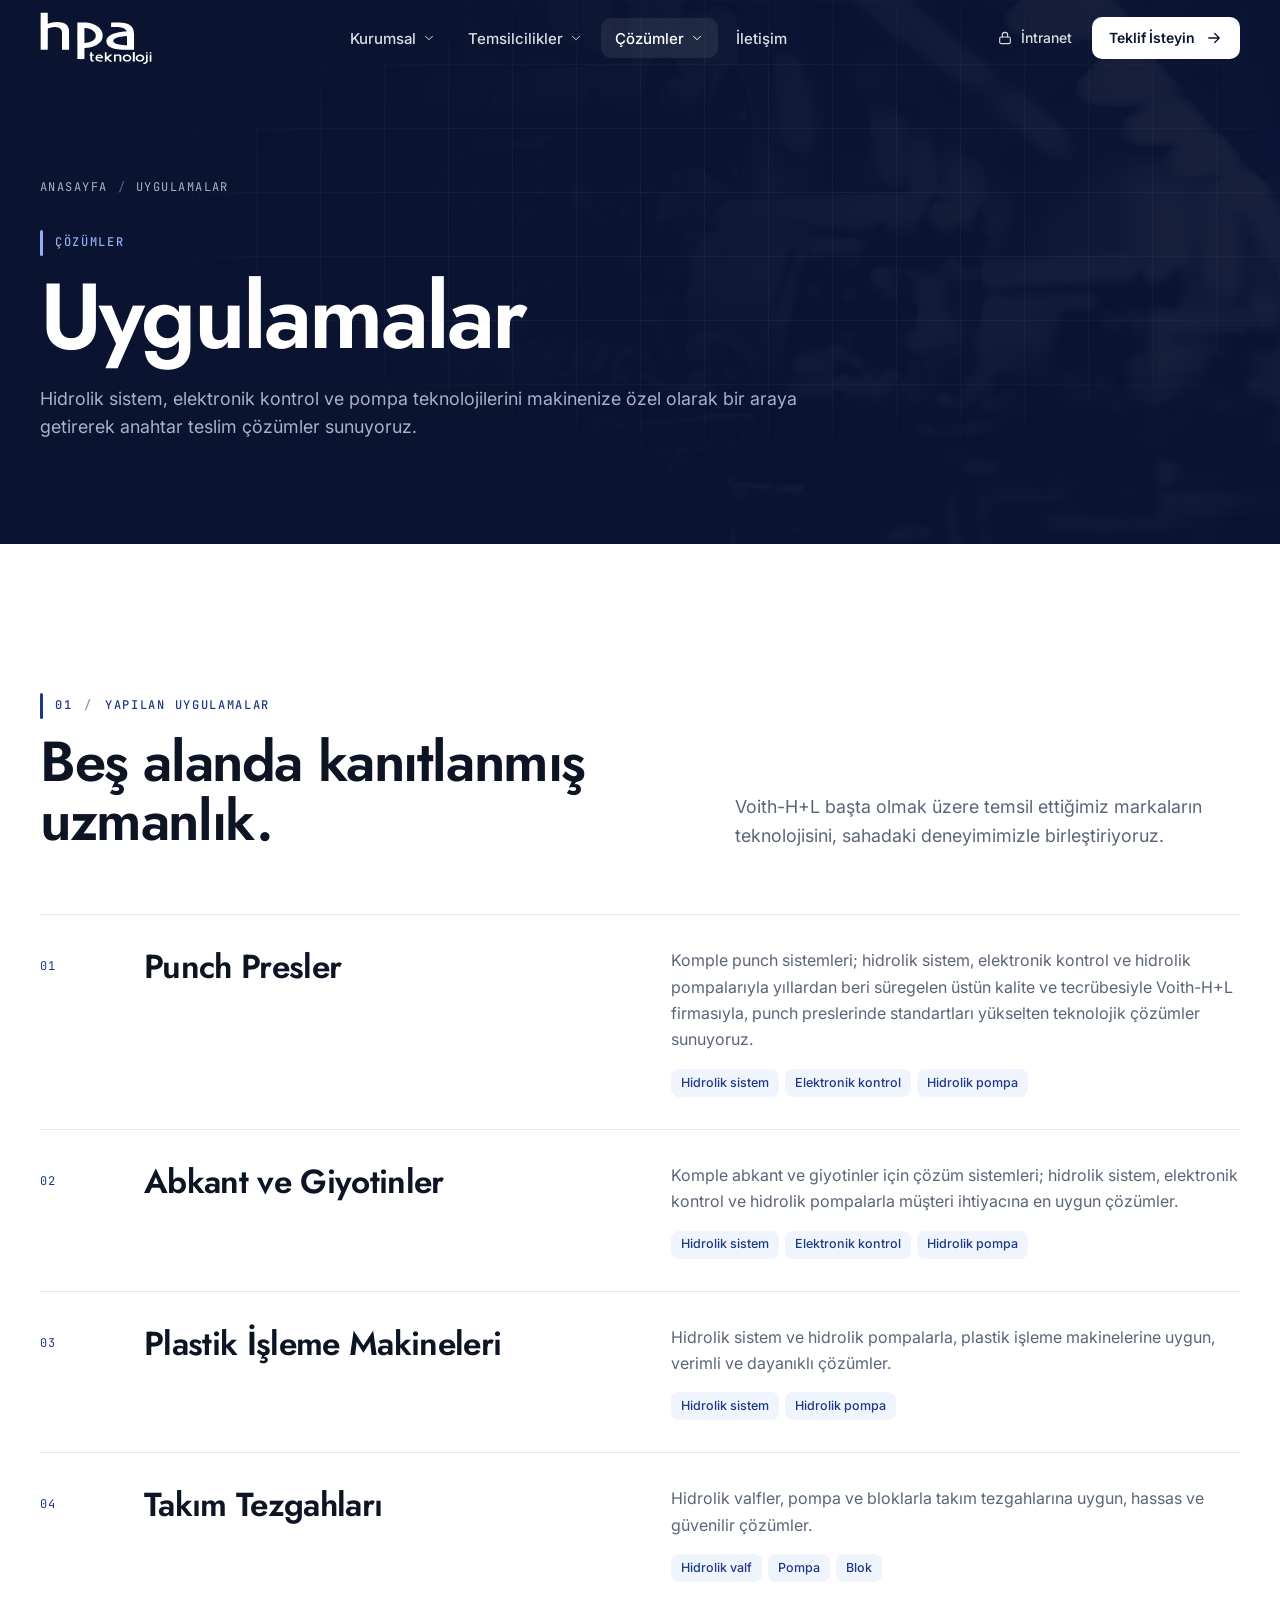
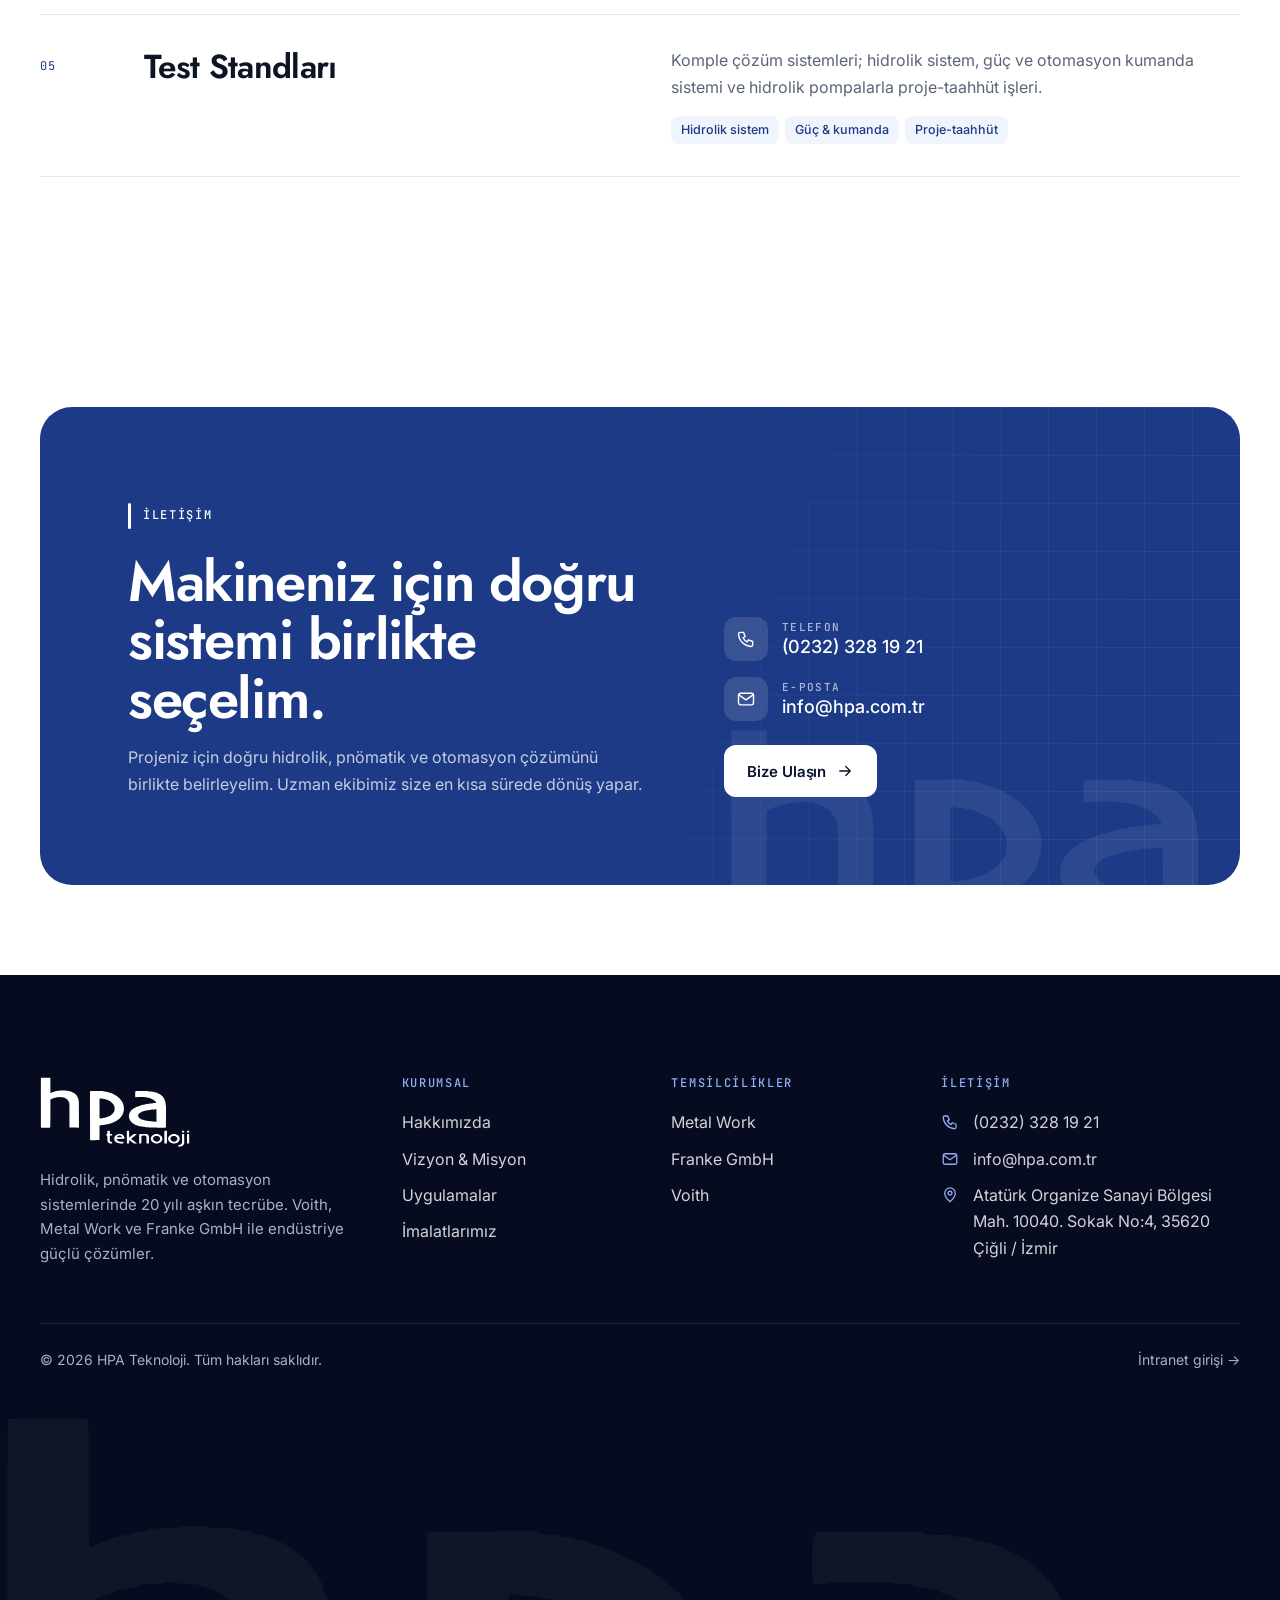
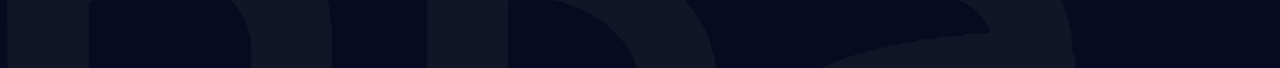
<file: hpa-website/uygulamalar.html>
<!doctype html>
<html lang="tr" class="no-js">
<head>
<meta charset="utf-8">
<meta name="viewport" content="width=device-width, initial-scale=1">
<title>Uygulamalar — HPA Teknoloji</title>
<meta name="description" content="Punch presler, abkant ve giyotinler, plastik işleme makineleri, takım tezgahları ve test standları için hidrolik ve otomasyon çözümleri.">
<meta name="theme-color" content="#0A1330">
<meta property="og:type" content="website">
<meta property="og:locale" content="tr_TR">
<meta property="og:site_name" content="HPA Teknoloji">
<meta property="og:title" content="Uygulamalar — HPA Teknoloji">
<meta property="og:description" content="Punch presler, abkant ve giyotinler, plastik işleme makineleri, takım tezgahları ve test standları için hidrolik ve otomasyon çözümleri.">
<link rel="icon" href="assets/img/favicon.svg" type="image/svg+xml">
<link rel="preconnect" href="https://fonts.googleapis.com">
<link rel="preconnect" href="https://fonts.gstatic.com" crossorigin>
<link rel="stylesheet" href="https://fonts.googleapis.com/css2?family=Inter:wght@400;500;600&family=JetBrains+Mono:wght@500&family=Jost:wght@500;600&display=swap">
<link rel="stylesheet" href="assets/css/style.css">
<script>document.documentElement.classList.remove("no-js")</script>
</head>
<body>
<a class="skip-link" href="#icerik">İçeriğe geç</a>
<svg width="0" height="0" style="position:absolute" aria-hidden="true"><symbol id="hpa-logo" viewBox="41 16 363.3 171"><path fill="currentColor" fill-rule="evenodd" d="M378.5 184.8C379 184.6 379.7 184.5 380.4 184.5C381.2 184.5 381.7 184.4 382.1 184.2C382.5 184 383.1 183.8 383.5 183.8C385.6 183.4 388.7 180.8 389.8 178.5L390.3 177.3L390.3 166C390.3 155.8 390.3 154.8 390.1 154.5C389.8 154.2 389.5 154.2 387.6 154.2C385.6 154.2 385.5 154.2 385.3 154.5C385 154.9 385 156.1 385 165.1C385 174.8 385 175.3 384.7 175.7C384.5 175.9 384.2 176.4 384 176.8C383.6 177.7 381.8 179.6 381.1 179.8C380.9 179.9 380.4 180 380.2 180C379.9 180 379.5 180.2 379.2 180.3C378.8 180.6 378.3 180.7 377.6 180.7C376.9 180.8 376.6 180.9 376.4 181.1C376.1 181.5 376.1 184.4 376.3 184.8C376.6 185.3 377.3 185.3 378.5 184.8ZM401.8 177.1C402.5 176.9 402.5 176.7 402.5 165.5C402.5 155.1 402.5 154.8 402.2 154.5C401.9 154.2 401.6 154.2 399.7 154.2C397.9 154.2 397.5 154.2 397.3 154.4C397 154.7 397 155.9 397 165.6C397 171.7 397.1 176.7 397.1 176.8C397.2 176.9 397.4 177 397.6 177.1C398 177.2 401.1 177.2 401.8 177.1ZM215.6 176.9C215.8 176.7 215.8 176.3 215.8 175.3C215.8 173.6 215.7 173.3 214.4 173.3C213.2 173.3 211.6 172.7 210.8 171.9L210.2 171.3L210.2 165C210.1 157.3 209.9 158 212.9 158C215.7 158 215.7 158 215.8 156.1C215.9 154.2 215.9 154.2 213.3 154.2C211.4 154.2 210.6 154 210.3 153.6C210.2 153.5 210.2 151.9 210.2 150.2C210.2 145.9 210.4 146.2 207.1 146.2C205.2 146.2 204.5 146.2 204.4 146.4C204.2 146.5 204.2 147.9 204.1 150.1C204.1 153.5 204.1 153.5 203.7 153.8C203.5 154 203.1 154.2 202.8 154.2C201.8 154.2 201.6 154.5 201.6 155.8C201.5 157.4 201.7 157.7 202.8 157.9C203.3 158 203.8 158.2 203.9 158.3C204 158.5 204.1 159.8 204.2 164.1C204.2 169.1 204.3 169.8 204.5 170.2C204.7 170.5 204.8 171.1 204.8 171.5C204.8 172.7 205.1 173.1 206.6 174.6C208.1 176.2 208.6 176.5 209.4 176.5C209.8 176.5 210.4 176.7 210.8 176.8C211.7 177.3 215.2 177.3 215.6 176.9ZM242.2 176.9C243.1 176.5 243.3 175.9 243.3 174.6C243.3 172.8 242.9 172.5 241.2 173.1C240.4 173.3 240.3 173.3 239.2 173C238.4 172.8 237.7 172.7 236.2 172.7C234.6 172.7 234.3 172.6 233.5 172.2C233 172 232.4 171.8 232.2 171.8C231.4 171.8 228.4 170 227.9 169.2C227.7 168.9 227.4 168.5 227.1 168.1C226.4 167.3 226.3 166.9 226.7 166.5L227 166.1L236 166C243.4 165.9 245.2 165.9 245.4 165.7C245.9 165.3 245.8 162.9 245.3 162.2C245.1 161.8 244.8 161.3 244.8 161C244.3 158.6 242.7 156.8 239.7 155.2L237.7 154.2L234 154.2C230.7 154.2 230.2 154.2 229.8 154.5C229.5 154.7 228.9 154.9 228.4 155C226 155.5 223.3 157.9 221.9 160.9L221 162.7L221 165.5C221 169.4 221.2 170 223.4 172.2C224.7 173.5 225.1 173.8 226.3 174.4C227.1 174.8 227.9 175.2 228.2 175.4C228.4 175.5 228.8 175.7 229 175.7C229.3 175.7 230 175.8 230.5 176.1C231.2 176.4 231.8 176.5 232.6 176.5C233.3 176.5 233.9 176.6 234.4 176.8C235.3 177.3 241.4 177.3 242.2 176.9ZM256.6 176.8C256.8 176.5 256.8 175.9 256.8 173.3C256.8 171.4 256.9 170 257 169.8C257.4 169.1 258.3 169.5 260 171.1C260.7 171.7 261.5 172.3 261.9 172.5C262.3 172.7 262.8 173 263 173.2C263.2 173.5 263.9 173.9 264.4 174.2C264.9 174.5 265.7 175.1 266.1 175.4C266.5 175.8 267.2 176.3 267.7 176.6L268.6 177.2L272 177.1C275.1 177.1 275.4 177.1 275.5 176.8C275.6 176.3 274.7 175.4 274 175.2C273.6 175 273 174.6 272.4 174C271.8 173.4 271.1 172.9 270.8 172.8C270.5 172.7 269.6 172 268.9 171.4C268.2 170.7 267.3 170.1 267.1 169.9C266.8 169.8 266 169.2 265.5 168.7C264.9 168.2 264 167.5 263.4 167.1C262.2 166.3 262 166.1 262 165.6C262 165.2 262.9 164.4 264.4 163.5C264.9 163.2 265.8 162.5 266.2 161.9C266.8 161.3 267.4 160.7 267.9 160.5C268.4 160.3 269.3 159.6 270.2 158.8C270.9 158 271.9 157.2 272.3 157C273.2 156.6 274.8 155.1 274.8 154.7C274.8 154.2 274.5 154.2 271.2 154.2L268 154.2L267.3 154.7C266.9 155.1 266.3 155.4 265.9 155.6C265.6 155.8 264.7 156.5 263.9 157.3C263.2 158 262.2 158.8 261.9 158.9C261.6 159.1 260.6 159.8 259.8 160.6C258.6 161.7 258.2 162 257.9 162C256.8 162 256.8 162.2 256.8 154.2C256.8 145.3 257.1 146.2 254.1 146.2C252.6 146.2 252 146.2 251.7 146.4C251.4 146.6 251.4 147 251.4 161.7C251.4 176.3 251.4 176.7 251.7 176.9C252 177.1 252.6 177.2 254.2 177.2C256.2 177.2 256.3 177.2 256.6 176.8ZM286.3 176.9C286.6 176.7 286.6 176.4 286.6 168.1C286.7 158.4 286.6 158.9 287.9 158.8C288.3 158.8 288.8 158.6 289.1 158.4C289.6 158 291.5 157.9 295.5 158C296.2 158 298.6 160.2 298.8 161.1C298.9 161.5 299 164.7 299 169.2C299 175.7 299 176.7 299.3 176.9C299.7 177.3 304.3 177.3 304.7 176.9C305.2 176.5 305.2 160.8 304.7 159.7C304.5 159.3 304.3 158.7 304.2 158.3C304.1 157.3 302.4 155.5 300.8 154.7L299.6 154.2L294.7 154.2L289.8 154.2L289.1 154.6C288.2 155.1 287.6 155.1 286.8 154.6C286.1 154.2 285.9 154.2 284 154.2C282.4 154.2 281.8 154.2 281.6 154.4C281.3 154.6 281.2 154.9 281.2 165.7C281.2 176.4 281.3 176.7 281.6 176.9C282 177.3 285.8 177.3 286.3 176.9ZM326.2 176.8C326.6 176.6 327.1 176.5 327.6 176.5C328.1 176.5 328.6 176.4 328.9 176.3C329.1 176.1 329.6 175.9 329.9 175.8C330.3 175.7 330.7 175.5 330.9 175.3C331.1 175.2 331.5 174.9 331.8 174.8C332.2 174.6 333.1 173.8 333.9 173C335.3 171.6 335.6 171.2 336.3 169.6L337.2 167.8L337.2 165.8C337.2 164.1 337.2 163.6 336.9 162.8C336.7 162.3 336.5 161.7 336.4 161.3C336.3 160.8 335.9 160.3 334 158.5C331.9 156.4 331.6 156.2 330.3 155.6C329.5 155.3 328.6 155 328.3 155C328 155 327.4 154.8 327 154.6C326.2 154.2 326.1 154.2 323.3 154.2C320.7 154.2 320.4 154.2 319.9 154.5C319.6 154.7 319 154.9 318.6 154.9C318.2 155 317.1 155.4 316.1 155.9C314.3 156.8 314.1 157 312.2 158.9C310.3 160.8 310.2 161 310.1 161.8C310 162.2 309.8 162.9 309.6 163.2C309.1 164.2 309.2 167.1 309.8 168.5C310 169.1 310.4 169.8 310.6 170C310.8 170.2 311 170.7 311.1 171C311.3 171.3 311.9 172.2 312.7 173C313.9 174.3 314.3 174.5 316.1 175.5C317.8 176.3 318.4 176.5 319 176.5C319.4 176.5 320.1 176.7 320.5 176.8C321.6 177.3 325.2 177.3 326.2 176.8ZM348.1 176.9L348.5 176.7L348.5 161.7L348.5 146.7L348.1 146.4C347.6 146.1 343.1 146.1 342.6 146.4C342.3 146.6 342.2 147 342.2 161.7C342.2 176.3 342.3 176.7 342.6 176.9C343.1 177.3 347.6 177.3 348.1 176.9ZM368.2 176.8C368.6 176.6 369.1 176.5 369.6 176.5C370.1 176.5 370.6 176.4 371 176.2C371.3 176 371.6 175.8 371.7 175.8C372.3 175.8 374.4 174.3 376.1 172.6C377.7 171.1 378.1 170.5 378.6 169.6L379.2 168.3L379.2 165.7C379.2 163.6 379.1 162.9 378.9 162.4C378.6 161.7 377.9 160.5 377.2 159.6C377 159.2 376.6 158.6 376.4 158.3C376.2 158 375.7 157.6 375.2 157.3C374.7 157.1 374.2 156.7 374 156.6C373.8 156.3 373.2 156 372.8 155.8C372.4 155.7 371.9 155.4 371.7 155.2C371.4 155.1 371.1 155 370.8 155C370.6 155 370 154.8 369.5 154.6C368.7 154.2 368.5 154.2 365.5 154.2C362.5 154.2 362.3 154.2 361.5 154.6C361 154.8 360.4 155 360.2 155C360 155 359.4 155.2 358.9 155.5C358.5 155.7 357.7 156.1 357.2 156.3C356.2 156.6 353.5 159.2 353 160.2C352.8 160.6 352.5 161.2 352.4 161.5C351.2 163.8 350.9 166.5 351.6 167.9C351.8 168.3 352 168.8 352 169C352 169.3 352.2 169.7 352.4 170C352.6 170.2 352.9 170.7 353.1 171.1C353.3 171.8 355.2 173.8 355.9 174C356.2 174.1 356.8 174.5 357.2 174.9C358 175.5 360.3 176.5 361.2 176.5C361.4 176.5 362 176.7 362.4 176.8C363.4 177.3 367.2 177.3 368.2 176.8ZM321.3 172.4C321 172.2 320.5 172 320.2 171.9C318.1 171.5 316.2 169.9 315.7 168.3C315.6 167.8 315.3 167.2 315.1 166.9C314.4 165.7 315 163 316.6 161.4C317.4 160.4 318.4 159.7 318.9 159.7C319.1 159.7 319.7 159.5 320.2 159.2C321 158.8 321.2 158.8 323.4 158.8C325.3 158.8 325.7 158.9 326.3 159.2C326.7 159.3 327.3 159.6 327.7 159.7C328.9 160 330.8 161.9 331.4 163.4C332 164.9 332 166.9 331.4 168.1C330.7 169.4 329.2 170.8 328.1 171.4C325.2 172.6 325.1 172.7 323.5 172.7C322.3 172.7 321.8 172.6 321.3 172.4ZM363.1 172.2C362.7 172 362.2 171.8 361.9 171.8C361.3 171.8 360.7 171.4 359.1 170C358.2 169 357.8 168.6 357.6 167.9C357.4 167.5 357.2 166.8 357 166.5C356.7 165.6 356.7 165.1 357.5 163.5C357.9 162.7 358.2 161.9 358.2 161.9C358.2 161.6 359.5 160.3 359.8 160.3C359.9 160.3 360.6 160 361.4 159.6L362.9 158.8L365.5 158.8L368.2 158.8L369.3 159.4C370.5 160 372.9 162.2 373.4 163.1C373.8 164 373.8 166.9 373.3 168C372.7 169.3 371.2 170.8 369.7 171.4C369 171.8 368.2 172.2 368 172.3C367.2 172.9 364 172.8 363.1 172.2ZM184.9 168.9C185.2 168.6 185.2 167.2 185.2 151.1C185.2 134.2 185.3 133.7 185.6 133.3C185.8 133 186.1 133 187.7 133C189.2 133 189.5 133 190.1 132.6C190.7 132.2 190.8 132.2 193.9 132.2C196.9 132.2 197.1 132.1 198 131.8C198.7 131.4 199.1 131.3 200.5 131.3C202 131.3 202.3 131.3 203 130.9C203.5 130.6 204 130.5 204.7 130.5C205.3 130.5 205.9 130.4 206.3 130.2C206.6 130 207.3 129.8 207.8 129.8C208.4 129.7 209.1 129.6 209.4 129.4C209.8 129.2 210.4 129 210.8 129C211.2 128.9 211.7 128.7 211.9 128.5C212.2 128.3 212.8 128.1 213.3 128C215.8 127.3 216.5 127 217.6 126.5C218.2 126.1 219 125.8 219.4 125.8C220.1 125.6 221.9 124.7 222.9 123.9C223.3 123.6 224.2 123.1 224.9 122.8C225.7 122.4 226.4 122 226.7 121.8C226.9 121.5 227.4 121.2 227.8 121C228.2 120.8 228.8 120.5 229.1 120.2C229.4 119.9 230 119.5 230.4 119.2C231.6 118.6 237.2 113 237.7 112C237.9 111.6 238.3 111 238.7 110.5C239.1 110.1 239.5 109.5 239.7 109.1C239.9 108.7 240.2 108.3 240.3 108.1C240.5 107.9 240.9 107.2 241.1 106.6C241.4 105.9 241.8 105.2 242 104.8C242.2 104.5 242.3 104.1 242.3 104C242.3 103.8 242.5 103.2 242.7 102.7C242.8 102.2 243 101.5 243 101.2C243 101 243.2 100.3 243.4 99.9C243.9 99.1 243.9 98.9 244.1 96.2C244.2 92.5 244.2 92.2 244.1 88.7C243.9 86 243.9 85.7 243.5 85.2C243.3 84.9 243.1 84.2 243 83.6C242.9 83 242.7 82.3 242.6 81.9C242.5 81.5 242.3 81.1 242.3 80.9C242.3 80.8 242.2 80.4 242 80C241.8 79.7 241.5 78.9 241.2 78.3C241 77.7 240.7 77.1 240.5 76.9C240.3 76.7 240.1 76.3 239.9 76C239.8 75.6 239.4 75 239.1 74.6C238.8 74.2 238.3 73.6 238.2 73.3C238 72.9 237.5 72.2 237 71.8C236.5 71.3 236 70.6 235.8 70.2C235.3 69.2 232.2 66 231.1 65.5C230.6 65.2 229.9 64.7 229.5 64.2C229.1 63.8 228.2 63.1 227.6 62.7C226.9 62.3 226.2 61.8 226 61.6C225.5 61.1 224.8 60.7 222.6 59.6C221.7 59.1 220.7 58.6 220.4 58.5C218.7 57.5 213.3 55 212.9 55C212.6 55 212.2 54.9 211.9 54.7C211.7 54.5 211.1 54.3 210.7 54.2C210.3 54.2 209.6 54 209.2 53.7C208.9 53.5 208.4 53.3 208.2 53.3C207.9 53.3 207.4 53.2 207 53C206.6 52.8 205.9 52.7 205.4 52.7C204.8 52.7 204.4 52.5 203.9 52.2C203.3 51.9 203.1 51.8 201.8 51.8C200.7 51.8 200.3 51.8 200 51.5C199.7 51.3 199.1 51.2 197.1 51.2C194.9 51.1 194.7 51 194.3 50.7C194.1 50.5 193.7 50.3 193.5 50.2C193.3 50.1 186.2 50.1 177.8 50.2C164.4 50.2 162.5 50.3 162.3 50.5C162.2 50.7 162.2 72.8 162.2 109.6C162.2 168.3 162.2 168.5 162.5 168.8C162.8 169.2 163.1 169.2 173.7 169.2C184.1 169.2 184.6 169.2 184.9 168.9ZM232.7 162C227.1 161.9 227.2 161.9 227.8 160.6C228.1 160 228.3 159.8 229.8 158.9L231.5 158L233.5 158C235.4 158 235.5 158 236.6 158.6C238.4 159.5 239.6 160.8 239.2 161.5C239 161.9 238.3 162.2 237.9 162.1C237.7 162.1 235.4 162.1 232.7 162ZM389.9 150.3C390.3 149.9 390.3 149.7 390.3 148.3C390.3 146.2 390.3 146.2 387.6 146.2C385 146.2 384.9 146.2 385 148.4C385.1 150.6 385.2 150.7 387.7 150.7C389.4 150.7 389.5 150.6 389.9 150.3ZM401.7 150.5C402 150.4 402.2 150.1 402.4 149.7C402.6 149 402.5 146.8 402.2 146.5C402.1 146.3 401.3 146.2 399.8 146.2C396.9 146.1 396.9 146.1 397 148.5C397.1 150.7 397.1 150.7 399.5 150.7C400.5 150.7 401.5 150.6 401.7 150.5ZM65.8 138.3C66.1 138 66.1 137.1 66.2 104.2L66.2 70.5L66.8 70C67.1 69.8 68 69.3 68.8 69C69.6 68.7 70.6 68.3 70.9 68.2C71.3 68 71.9 67.8 72.2 67.8C72.6 67.8 73 67.7 73.5 67.3C74.1 66.9 74.4 66.8 75.2 66.8C75.8 66.8 76.3 66.7 76.8 66.5C77.2 66.2 77.7 66.1 78.4 66.1C79.1 66.2 79.4 66.1 80 65.7C80.6 65.3 80.6 65.2 83.8 65.2C86.3 65.1 87 65 87.5 64.8C88.3 64.4 90.5 64.4 91.4 64.8C91.9 65 92.9 65.1 94.6 65.2C96.8 65.2 97.2 65.3 97.7 65.6C98 65.8 98.6 66 99 66.1C100.1 66.2 102.2 67 102.8 67.4C103 67.6 103.4 67.8 103.6 67.9C103.8 68 104.3 68.3 104.7 68.6C105.1 68.9 105.8 69.4 106.2 69.6C107 70 108.2 71.3 108.2 71.8C108.2 71.9 108.5 72.3 108.8 72.7C109.7 73.6 111.3 76.8 111.4 77.9C111.5 78.3 111.7 79 111.9 79.3L112.2 79.9L112.3 109C112.4 136.5 112.4 138 112.7 138.3C113 138.6 113.7 138.6 123.7 138.6C134.4 138.7 134.4 138.7 134.9 138.3L135.3 138L135.3 107.3C135.3 77.1 135.3 76.6 135 76C134.8 75.5 134.7 74.9 134.6 73.5C134.6 72.3 134.5 71.6 134.3 71.2C134.1 70.9 134 70.2 133.9 69.6C133.9 68.7 133.8 68.5 133.4 67.9C132.9 67.5 132.8 67.2 132.8 66.6C132.8 65.8 131.3 62.6 130.5 61.8C130.3 61.5 129.8 60.8 129.4 60.2C128.7 59 127 57.3 125.6 56.4C125 56.1 124.3 55.5 124 55.2C123.1 54.4 120.4 53 119.1 52.7C118.7 52.6 118 52.4 117.7 52.2C117.4 52 117 51.8 116.8 51.8C116.7 51.8 116.4 51.7 116.2 51.5C115.9 51.4 115.3 51.2 114.5 51.1C113.5 51.1 113.2 51 112.9 50.6C112.5 50.2 112.2 50.2 110.9 50.1C109.8 50.1 109.2 50 108.8 49.7C108.1 49.4 107.8 49.3 104.6 49.3C101.4 49.3 101 49.3 100.3 49C99.6 48.7 99.3 48.6 96 48.7C93 48.7 92.4 48.7 91.9 49C91.5 49.2 90.8 49.3 87.7 49.3C84.4 49.4 83.8 49.5 83.3 49.7C82.9 50 82.3 50.1 81 50.2C79.5 50.2 79.1 50.3 78.4 50.7C77.9 51 77.4 51.2 76.8 51.2C76.3 51.2 75.7 51.3 75.3 51.5C75 51.7 74.4 51.8 74.1 51.8C73.8 51.8 73.3 52 73 52.1C72.7 52.3 71.8 52.7 71 52.9C70.2 53.1 69.3 53.5 69 53.7C68.7 54 68 54.3 67.5 54.4C66 55 66.2 56.7 66.2 36.5C66.2 22.4 66.1 18.7 66 18.4C65.8 18.2 65 18.1 54.6 18.1C46.9 18.2 43.4 18.2 43.3 18.3C43.1 18.5 43.1 36.2 43.1 78.3L43.1 138L43.5 138.3C43.9 138.7 44.3 138.7 54.7 138.7C65.4 138.7 65.5 138.7 65.8 138.3ZM345.7 138.3L346.1 138L346.1 112L346.2 86L345.8 85C345.4 84.2 345.3 83.8 345.3 81.5C345.2 79.3 345.1 78.8 344.9 78C344.7 77.6 344.5 76.8 344.5 76.4C344.5 75.9 344.4 75.4 344.2 75.1C344 74.8 343.8 74.3 343.8 73.9C343.7 73.6 343.5 73.1 343.4 72.9C343.3 72.7 343.1 72.1 343 71.6C342.9 71 342.6 70.3 342.3 69.9C342.1 69.4 341.7 68.7 341.5 68.3C341.4 67.8 341 67.2 340.6 66.8C340.3 66.4 339.9 65.8 339.7 65.4C339.5 65 338 63.4 336.3 61.7C333.4 58.7 333.2 58.6 331.6 57.8C330.7 57.4 329.6 56.9 329.3 56.7C329 56.5 328.3 56.1 327.8 55.9C327.3 55.7 326.7 55.4 326.5 55.2C325.6 54.7 324.2 54.2 323.8 54.2C323.6 54.2 323.1 54 322.8 53.8C322.4 53.4 322.1 53.3 321.4 53.3C320.9 53.3 320.1 53.2 319.7 53C319.2 52.8 318.5 52.7 318.1 52.7C317.7 52.7 317 52.5 316.5 52.2C315.7 51.9 315.3 51.8 313.9 51.8C312.7 51.8 312.2 51.8 311.8 51.5C311.3 51.3 310.6 51.2 307.4 51.2L303.6 51.1L303 50.6L302.5 50.2L287.7 50.2C276.1 50.2 272.8 50.2 272.6 50.4C272.5 50.5 272.3 50.9 272.2 51.3C272.1 51.8 271.9 52.5 271.8 53.1C271.6 53.9 271.5 55 271.5 59.1C271.5 64.1 271.6 64.7 272.1 65C272.5 65.3 275.6 65.2 276.5 64.8C277.3 64.5 277.7 64.5 285.6 64.5C293.4 64.5 293.9 64.5 294.7 64.8C295.3 65.1 295.9 65.2 297.4 65.2C299.1 65.2 299.5 65.2 300.4 65.6C301 65.9 301.8 66 302.6 66.1C303.3 66.1 304.1 66.3 304.5 66.5C305 66.7 305.6 66.8 306.2 66.8C306.9 66.8 307.2 66.9 307.8 67.3C308.1 67.6 308.7 67.8 309.1 67.9C309.7 68 310.6 68.3 311.9 69C312.3 69.2 312.9 69.5 313.2 69.7C313.6 69.9 314.2 70.2 314.5 70.3C314.8 70.5 315.5 70.8 315.9 71.1C317.1 71.7 320.8 75.4 321.5 76.8C322 77.9 322.1 78.6 321.8 79C321.7 79.1 320.6 79.2 318.3 79.2C315.1 79.2 315 79.2 314.3 79.6C313.5 80 313.4 80 310.5 80C307.7 80 307.6 80 306.9 80.4C306.3 80.8 306.1 80.8 304.3 80.8C302.7 80.8 302.3 80.9 301.4 81.2C300.7 81.6 300.1 81.7 299.2 81.7C298.2 81.7 297.7 81.8 297.2 82C296.8 82.3 296.2 82.4 295.2 82.4C294 82.4 293.6 82.5 293.1 82.8C292.7 83.1 292.3 83.2 291.6 83.2C290.9 83.2 290.5 83.3 290 83.5C289.6 83.8 289 84 288.3 84C287.6 84.1 287 84.2 286.7 84.5C286.4 84.7 285.8 84.9 285.2 84.9C284.3 85 282.7 85.5 281.5 86C281.2 86.1 280.1 86.5 279.2 86.8C278.2 87.1 277.3 87.5 277.2 87.6C276.9 87.9 274.5 88.8 274.2 88.8C274 88.8 273.6 89 273.2 89.2C272.9 89.4 272.4 89.7 272.1 89.8C271.8 89.9 271.2 90.3 270.8 90.6C270.4 90.9 269.5 91.5 268.8 91.8C268 92.2 267.2 92.7 267 93C266.8 93.2 266.3 93.5 265.9 93.7C265 94 260.6 98.4 260.3 99.2C260.1 99.5 259.7 100.2 259.4 100.7C258.7 101.5 258 103 258 103.5C258 103.7 257.8 104 257.6 104.4C257.2 104.9 257.1 105.4 257 106.2C256.9 106.9 256.8 107.7 256.6 108C256.2 108.8 256.2 112.7 256.7 113.7C256.9 114.1 257 114.8 257 115.3C257 115.9 257.1 116.5 257.4 116.9C257.5 117.3 257.9 118.2 258.2 119C258.5 119.8 258.9 120.7 259.1 121C259.3 121.3 259.5 121.7 259.6 121.9C259.8 122.5 265 127.7 265.7 128C266 128.1 266.5 128.4 266.8 128.7C267 128.9 267.7 129.4 268.2 129.7C270.3 130.8 272.8 132 273.2 132.1C273.8 132.2 276 133.2 276.4 133.4C276.6 133.5 277.2 133.7 277.7 133.8C278.2 133.9 278.8 134.2 279.1 134.3C279.4 134.6 279.9 134.7 280.4 134.7C280.9 134.7 281.5 134.8 281.9 135C282.3 135.2 282.9 135.3 283.4 135.3C284 135.3 284.6 135.5 285.2 135.8C285.9 136.1 286.3 136.2 287.6 136.2C288.8 136.2 289.3 136.2 289.7 136.5C290.1 136.7 290.8 136.8 292.6 136.8C294.8 136.9 295 136.9 295.6 137.4L296.3 137.8L299.8 137.8C302.6 137.8 303.6 137.9 304.1 138.1C304.4 138.2 305 138.4 305.2 138.5C305.5 138.6 314.6 138.6 325.5 138.7C344.8 138.7 345.3 138.7 345.7 138.3ZM318.4 123.9C317.5 123.5 317.4 123.5 313.4 123.5C309.9 123.5 309.3 123.5 308.5 123.2C307.8 122.9 307.1 122.8 305.1 122.8C302.6 122.8 302.6 122.8 301.9 122.4C301.3 122 301.1 121.9 299.4 121.8C298 121.8 297.3 121.7 296.9 121.5C296.6 121.3 296.1 121.2 295.5 121.2C294.6 121.2 294.4 121.1 293.9 120.7C293.4 120.2 293.2 120.2 292.4 120.2C291.8 120.2 291.1 120 290.7 119.8C290.3 119.7 289.8 119.5 289.5 119.5C289.2 119.5 288.5 119.2 287.8 118.8C287.1 118.5 286.3 118.2 286 118.1C285.7 118 285.2 117.8 284.9 117.5C284.6 117.2 283.9 116.8 283.3 116.6C281.4 115.8 279.9 113.9 278.9 111.1C278.5 109.9 278.5 109.2 279.1 107.4C279.6 106 279.7 105.7 281 104.4C282.3 103.1 283.8 102 284.9 101.7C285.2 101.6 286 101.2 286.6 100.9C288.2 99.9 288.4 99.8 288.8 99.8C289 99.8 289.5 99.7 289.8 99.5C290.1 99.3 290.8 99.2 291.2 99.1C291.6 99 292.1 98.8 292.4 98.7C292.7 98.5 293.3 98.3 293.8 98.2C294.3 98.2 295.2 98 295.8 97.8C296.4 97.6 297.2 97.5 297.5 97.5C298 97.5 298.4 97.4 298.7 97.1C299.2 96.8 299.5 96.7 301.2 96.7C302.4 96.6 303.2 96.5 303.5 96.3C303.8 96.2 304.7 96.1 306.5 96C309 95.9 309.1 95.9 309.8 95.5L310.4 95L314 95C317.3 95 317.7 95 318.5 94.7C319.4 94.3 321.5 94.1 322.3 94.3C323.2 94.5 323.2 94.4 323.2 109.5L323.2 123.5L322.8 123.9C322.1 124.5 319.7 124.5 318.4 123.9ZM186 116.2C185.7 116.1 185.5 115.8 185.4 115.6C185.2 115.3 185.2 109 185.2 91.9C185.2 69.8 185.2 68.7 185.5 68.3C185.9 67.8 187.1 67.7 188.4 68.2C189.3 68.4 189.9 68.5 191.5 68.5C193.2 68.5 193.7 68.6 194.3 68.8C194.8 69.1 195.6 69.2 196.4 69.3C197.2 69.4 197.9 69.5 198.1 69.7C198.2 69.8 198.9 69.9 199.6 70C200.4 70.1 201 70.2 201.3 70.5C201.5 70.6 202.5 71 203.3 71.3C205.4 72 210.1 74.3 210.9 75C211.3 75.4 211.9 75.7 212.2 75.9C213 76.2 218.5 81.8 219.2 83.1C220.3 85.2 221 86.5 221 86.9C221 87.2 221.2 87.6 221.3 88C221.8 89 221.8 96.5 221.3 97.6C221.2 98 221 98.6 221 98.8C221 99.1 220.8 99.5 220.6 99.8C220.3 100.1 220.1 100.6 219.9 101C219.8 101.5 219.3 102.1 218.8 102.7C218.3 103.2 217.8 103.8 217.7 104C217.5 104.7 216.2 106.1 215.4 106.5C214.9 106.7 214.1 107.4 213.5 107.9C212.9 108.5 212.2 109 212.1 109C211.8 109 210.4 109.8 209.1 110.7C208.7 110.9 208 111.2 207.6 111.3C206.7 111.6 205.3 112.2 204.7 112.7C204.5 112.8 204 113 203.5 113.1C203.1 113.2 202.5 113.3 202.2 113.5C201.9 113.7 201.4 113.8 201.2 113.8C200.9 113.8 200.3 114 199.9 114.2C199.3 114.5 198.7 114.7 198.2 114.7C197.9 114.7 197.2 114.8 196.8 115C196.2 115.3 195.7 115.3 194.4 115.3C192.8 115.3 192.6 115.4 191.8 115.8C191 116.2 190.8 116.2 188.7 116.3C187.4 116.3 186.2 116.2 186 116.2Z"/></symbol></svg>
<header class="site-header">
  <div class="container site-header__inner">
    <a class="brand" href="index.html" aria-label="HPA Teknoloji — Anasayfa"><svg viewBox="0 0 363.3 171" aria-hidden="true"><use href="#hpa-logo" width="363.3" height="171"/></svg></a>
    <nav class="nav" aria-label="Ana menü">
      <ul class="nav__list">
        <li class="nav__item"><a class="nav__link" href="kurumsal.html" aria-haspopup="true">Kurumsal<svg viewBox="0 0 24 24" fill="none" stroke="currentColor" stroke-width="1.7" stroke-linecap="round" stroke-linejoin="round" aria-hidden="true"><path d="m6 9 6 6 6-6"/></svg></a><div class="dropdown"><a href="kurumsal.html"><strong>Hakkımızda</strong><span>20+ yıllık hidrolik, pnömatik ve otomasyon deneyimi</span></a><a href="kurumsal.html#vizyon-misyon"><strong>Vizyon &amp; Misyon</strong><span>Geleceğin endüstriyel dönüşümüne yön vermek</span></a></div></li>
        <li class="nav__item"><a class="nav__link" href="metal-work.html" aria-haspopup="true">Temsilcilikler<svg viewBox="0 0 24 24" fill="none" stroke="currentColor" stroke-width="1.7" stroke-linecap="round" stroke-linejoin="round" aria-hidden="true"><path d="m6 9 6 6 6-6"/></svg></a>
          <div class="dropdown dropdown--mega"><a class="mega-card" href="metal-work.html"><div class="mega-card__img"><img src="assets/img/metalwork-2.webp" alt="" loading="lazy" width="440" height="275"></div><div class="mega-card__body"><strong>Metal Work</strong><span>İtalya · Pnömatik</span></div></a><a class="mega-card" href="franke.html"><div class="mega-card__img"><img src="assets/img/franke-3.webp" alt="" loading="lazy" width="440" height="275"></div><div class="mega-card__body"><strong>Franke GmbH</strong><span>Almanya · Rulman & lineer</span></div></a><a class="mega-card" href="voith.html"><div class="mega-card__img"><img src="assets/img/voith-1.webp" alt="" loading="lazy" width="440" height="275"></div><div class="mega-card__body"><strong>Voith</strong><span>Almanya · Hidrolik</span></div></a></div></li>
        <li class="nav__item"><a class="nav__link" href="uygulamalar.html" aria-current="page" aria-haspopup="true">Çözümler<svg viewBox="0 0 24 24" fill="none" stroke="currentColor" stroke-width="1.7" stroke-linecap="round" stroke-linejoin="round" aria-hidden="true"><path d="m6 9 6 6 6-6"/></svg></a><div class="dropdown"><a href="uygulamalar.html"><strong>Uygulamalar</strong><span>Punch pres, abkant, plastik işleme, tezgah, test standı</span></a><a href="imalatlarimiz.html"><strong>İmalatlarımız</strong><span>Komple hidrolik sistemler ve test standları</span></a></div></li>
        <li class="nav__item"><a class="nav__link" href="iletisim.html">İletişim</a></li>
      </ul>
    </nav>
    <div class="header-actions">
      <a class="intranet" href="https://hpa.com.tr/fiyat-listesi/"><svg viewBox="0 0 24 24" fill="none" stroke="currentColor" stroke-width="1.7" stroke-linecap="round" stroke-linejoin="round" aria-hidden="true"><rect x="4" y="10.5" width="16" height="10" rx="2.5"/><path d="M8 10.5V7.5a4 4 0 0 1 8 0v3"/></svg>İntranet</a>
      <a class="btn btn--sm btn--header" href="iletisim.html">Teklif İsteyin<svg viewBox="0 0 24 24" fill="none" stroke="currentColor" stroke-width="1.7" stroke-linecap="round" stroke-linejoin="round" aria-hidden="true"><path d="M5 12h14M13 6l6 6-6 6"/></svg></a>
    </div>
    <button class="menu-toggle" type="button" aria-expanded="false" aria-controls="mobil-menu" aria-label="Menüyü aç"><i><span></span><span></span><span></span></i></button>
  </div>
</header>
<div class="mobile-nav" id="mobil-menu">
  <div class="mobile-nav__group"><p class="mono">Kurumsal</p><a href="kurumsal.html">Hakkımızda</a><a href="kurumsal.html#vizyon-misyon">Vizyon &amp; Misyon</a></div>
  <div class="mobile-nav__group"><p class="mono">Temsilcilikler</p><a href="metal-work.html">Metal Work</a><a href="franke.html">Franke GmbH</a><a href="voith.html">Voith</a></div>
  <div class="mobile-nav__group"><p class="mono">Çözümler</p><a href="uygulamalar.html">Uygulamalar</a><a href="imalatlarimiz.html">İmalatlarımız</a><a href="iletisim.html">İletişim</a></div>
  <div class="mobile-nav__foot"><a href="tel:+902323281921">(0232) 328 19 21</a><a href="mailto:info@hpa.com.tr">info@hpa.com.tr</a><a href="https://hpa.com.tr/fiyat-listesi/">İntranet girişi →</a></div>
</div>
<main id="icerik">
<section class="page-hero on-dark">
  <div class="page-hero__bg"><img src="assets/img/breadcrumb.webp" alt="" width="2000" height="600"></div>
  <div class="grid-bg"></div>
  <div class="container page-hero__inner">
    <div class="page-hero__copy reveal">
      <ol class="breadcrumb mono" aria-label="Konum"><li><a href="index.html">Anasayfa</a></li><li aria-current="page">Uygulamalar</li></ol>
      <span class="eyebrow">Çözümler</span>
      <h1 class="h1">Uygulamalar</h1>
      <p class="lead">Hidrolik sistem, elektronik kontrol ve pompa teknolojilerini makinenize özel olarak bir araya getirerek anahtar teslim çözümler sunuyoruz.</p>
    </div>
    
  </div>
</section>

<section class="section" aria-labelledby="ya-baslik">
  <div class="container">
    <div class="section-head section-head--split">
      <div class="section-head__title reveal"><span class="eyebrow">01 <b>/</b> Yapılan uygulamalar</span><h2 class="h2" id="ya-baslik">Beş alanda kanıtlanmış uzmanlık.</h2></div>
      <p class="lead reveal">Voith-H+L başta olmak üzere temsil ettiğimiz markaların teknolojisini, sahadaki deneyimimizle birleştiriyoruz.</p>
    </div>
    <ol class="apps apps--light"><li class="app reveal">
        <span class="app__num mono">01</span>
        <h3 class="app__title">Punch Presler</h3>
        <div class="app__body"><p class="app__desc">Komple punch sistemleri; hidrolik sistem, elektronik kontrol ve hidrolik pompalarıyla yıllardan beri süregelen üstün kalite ve tecrübesiyle Voith-H+L firmasıyla, punch preslerinde standartları yükselten teknolojik çözümler sunuyoruz.</p><div class="tags"><span class="tag">Hidrolik sistem</span><span class="tag">Elektronik kontrol</span><span class="tag">Hidrolik pompa</span></div></div>
      </li><li class="app reveal">
        <span class="app__num mono">02</span>
        <h3 class="app__title">Abkant ve Giyotinler</h3>
        <div class="app__body"><p class="app__desc">Komple abkant ve giyotinler için çözüm sistemleri; hidrolik sistem, elektronik kontrol ve hidrolik pompalarla müşteri ihtiyacına en uygun çözümler.</p><div class="tags"><span class="tag">Hidrolik sistem</span><span class="tag">Elektronik kontrol</span><span class="tag">Hidrolik pompa</span></div></div>
      </li><li class="app reveal">
        <span class="app__num mono">03</span>
        <h3 class="app__title">Plastik İşleme Makineleri</h3>
        <div class="app__body"><p class="app__desc">Hidrolik sistem ve hidrolik pompalarla, plastik işleme makinelerine uygun, verimli ve dayanıklı çözümler.</p><div class="tags"><span class="tag">Hidrolik sistem</span><span class="tag">Hidrolik pompa</span></div></div>
      </li><li class="app reveal">
        <span class="app__num mono">04</span>
        <h3 class="app__title">Takım Tezgahları</h3>
        <div class="app__body"><p class="app__desc">Hidrolik valfler, pompa ve bloklarla takım tezgahlarına uygun, hassas ve güvenilir çözümler.</p><div class="tags"><span class="tag">Hidrolik valf</span><span class="tag">Pompa</span><span class="tag">Blok</span></div></div>
      </li><li class="app reveal">
        <span class="app__num mono">05</span>
        <h3 class="app__title">Test Standları</h3>
        <div class="app__body"><p class="app__desc">Komple çözüm sistemleri; hidrolik sistem, güç ve otomasyon kumanda sistemi ve hidrolik pompalarla proje-taahhüt işleri.</p><div class="tags"><span class="tag">Hidrolik sistem</span><span class="tag">Güç & kumanda</span><span class="tag">Proje-taahhüt</span></div></div>
      </li></ol>
  </div>
</section>
<section class="section--tight" aria-labelledby="cta-baslik">
  <div class="container">
    <div class="cta reveal">
      <svg class="cta__logo" viewBox="0 0 363.3 171" aria-hidden="true"><use href="#hpa-logo" width="363.3" height="171"/></svg>
      <div>
        <span class="eyebrow" style="color:#fff">İletişim</span>
        <h2 class="h2" id="cta-baslik" style="margin-top:24px">Makineniz için doğru sistemi birlikte seçelim.</h2>
        <p>Projeniz için doğru hidrolik, pnömatik ve otomasyon çözümünü birlikte belirleyelim. Uzman ekibimiz size en kısa sürede dönüş yapar.</p>
      </div>
      <div class="cta__contacts">
        <a class="cta__contact" href="tel:+902323281921"><span class="ico"><svg viewBox="0 0 24 24" fill="none" stroke="currentColor" stroke-width="1.7" stroke-linecap="round" stroke-linejoin="round" aria-hidden="true"><path d="M5 4h4l2 5-2.5 1.5a11 11 0 0 0 5 5L15 13l5 2v4a2 2 0 0 1-2 2A16 16 0 0 1 3 6a2 2 0 0 1 2-2"/></svg></span><span><small>Telefon</small>(0232) 328 19 21</span></a>
        <a class="cta__contact" href="mailto:info@hpa.com.tr"><span class="ico"><svg viewBox="0 0 24 24" fill="none" stroke="currentColor" stroke-width="1.7" stroke-linecap="round" stroke-linejoin="round" aria-hidden="true"><rect x="3" y="5" width="18" height="14" rx="2.5"/><path d="m3.5 7 8.5 6 8.5-6"/></svg></span><span><small>E-posta</small>info@hpa.com.tr</span></a>
        <div class="btn-row"><a class="btn btn--light" href="iletisim.html">Bize Ulaşın<svg viewBox="0 0 24 24" fill="none" stroke="currentColor" stroke-width="1.7" stroke-linecap="round" stroke-linejoin="round" aria-hidden="true"><path d="M5 12h14M13 6l6 6-6 6"/></svg></a></div>
      </div>
    </div>
  </div>
</section>
</main>
<footer class="site-footer">
  <div class="container">
    <div class="footer__top">
      <div class="footer__brand">
        <a href="index.html" aria-label="HPA Teknoloji — Anasayfa"><svg viewBox="0 0 363.3 171" aria-hidden="true"><use href="#hpa-logo" width="363.3" height="171"/></svg></a>
        <p>Hidrolik, pnömatik ve otomasyon sistemlerinde 20 yılı aşkın tecrübe. Voith, Metal Work ve Franke GmbH ile endüstriye güçlü çözümler.</p>
      </div>
      <div class="footer__col">
        <h2>Kurumsal</h2>
        <ul><li><a href="kurumsal.html">Hakkımızda</a></li><li><a href="kurumsal.html#vizyon-misyon">Vizyon &amp; Misyon</a></li><li><a href="uygulamalar.html">Uygulamalar</a></li><li><a href="imalatlarimiz.html">İmalatlarımız</a></li></ul>
      </div>
      <div class="footer__col">
        <h2>Temsilcilikler</h2>
        <ul><li><a href="metal-work.html">Metal Work</a></li><li><a href="franke.html">Franke GmbH</a></li><li><a href="voith.html">Voith</a></li></ul>
      </div>
      <div class="footer__col">
        <h2>İletişim</h2>
        <ul class="footer__contact">
          <li><svg viewBox="0 0 24 24" fill="none" stroke="currentColor" stroke-width="1.7" stroke-linecap="round" stroke-linejoin="round" aria-hidden="true"><path d="M5 4h4l2 5-2.5 1.5a11 11 0 0 0 5 5L15 13l5 2v4a2 2 0 0 1-2 2A16 16 0 0 1 3 6a2 2 0 0 1 2-2"/></svg><a href="tel:+902323281921">(0232) 328 19 21</a></li>
          <li><svg viewBox="0 0 24 24" fill="none" stroke="currentColor" stroke-width="1.7" stroke-linecap="round" stroke-linejoin="round" aria-hidden="true"><rect x="3" y="5" width="18" height="14" rx="2.5"/><path d="m3.5 7 8.5 6 8.5-6"/></svg><a href="mailto:info@hpa.com.tr">info@hpa.com.tr</a></li>
          <li><svg viewBox="0 0 24 24" fill="none" stroke="currentColor" stroke-width="1.7" stroke-linecap="round" stroke-linejoin="round" aria-hidden="true"><path d="M12 21s-7-6.2-7-11.5a7 7 0 0 1 14 0C19 14.8 12 21 12 21z"/><circle cx="12" cy="9.5" r="2.5"/></svg><a href="https://www.google.com/maps/search/?api=1&query=HPA+Teknoloji+10040.+Sokak+No%3A4+Çiğli+İzmir" target="_blank" rel="noopener">Atatürk Organize Sanayi Bölgesi Mah. 10040. Sokak No:4, 35620 Çiğli / İzmir</a></li>
        </ul>
      </div>
    </div>
    <div class="footer__bottom">
      <span>© <span data-year>2026</span> HPA Teknoloji. Tüm hakları saklıdır.</span>
      <a href="https://hpa.com.tr/fiyat-listesi/">İntranet girişi →</a>
    </div>
  </div>
  <svg class="footer__mark" viewBox="0 0 363.3 171" aria-hidden="true"><use href="#hpa-logo" width="363.3" height="171"/></svg>
</footer>
<script src="assets/js/main.js" defer></script>
</body>
</html>
</file>
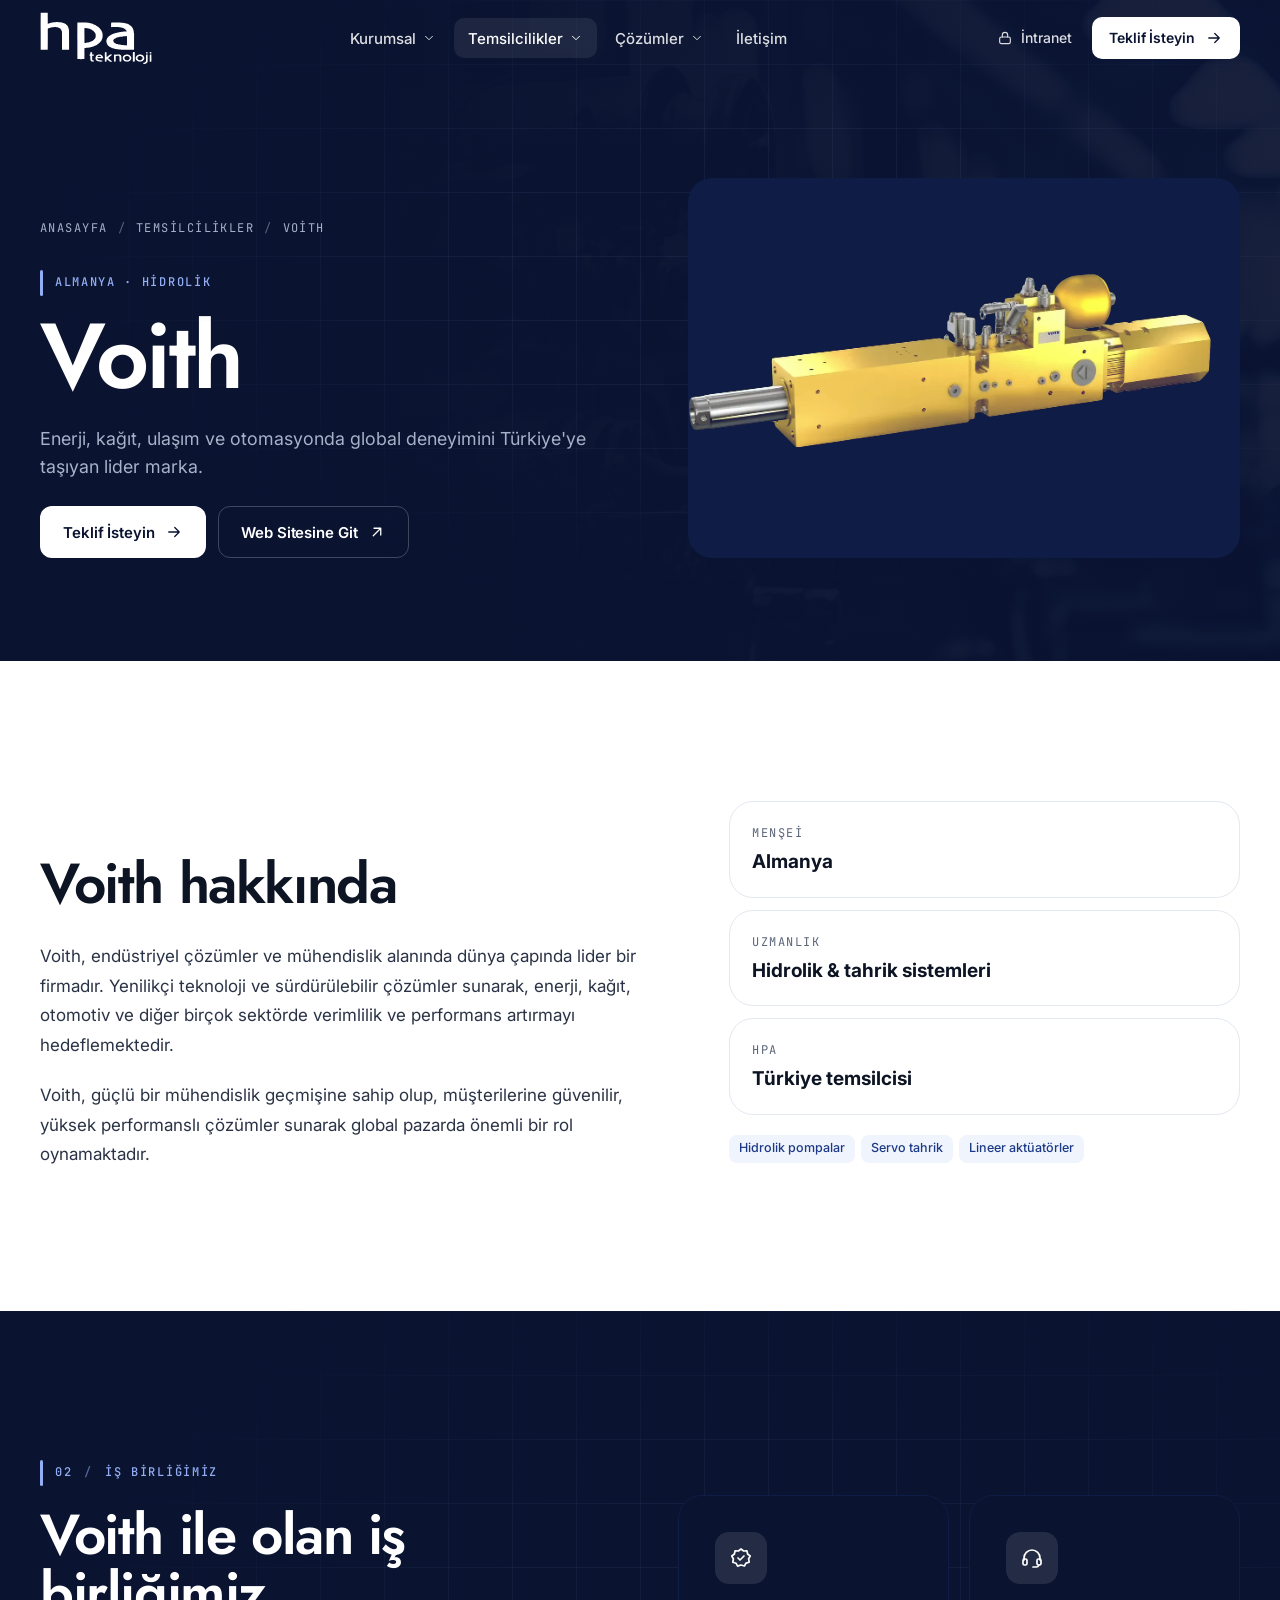
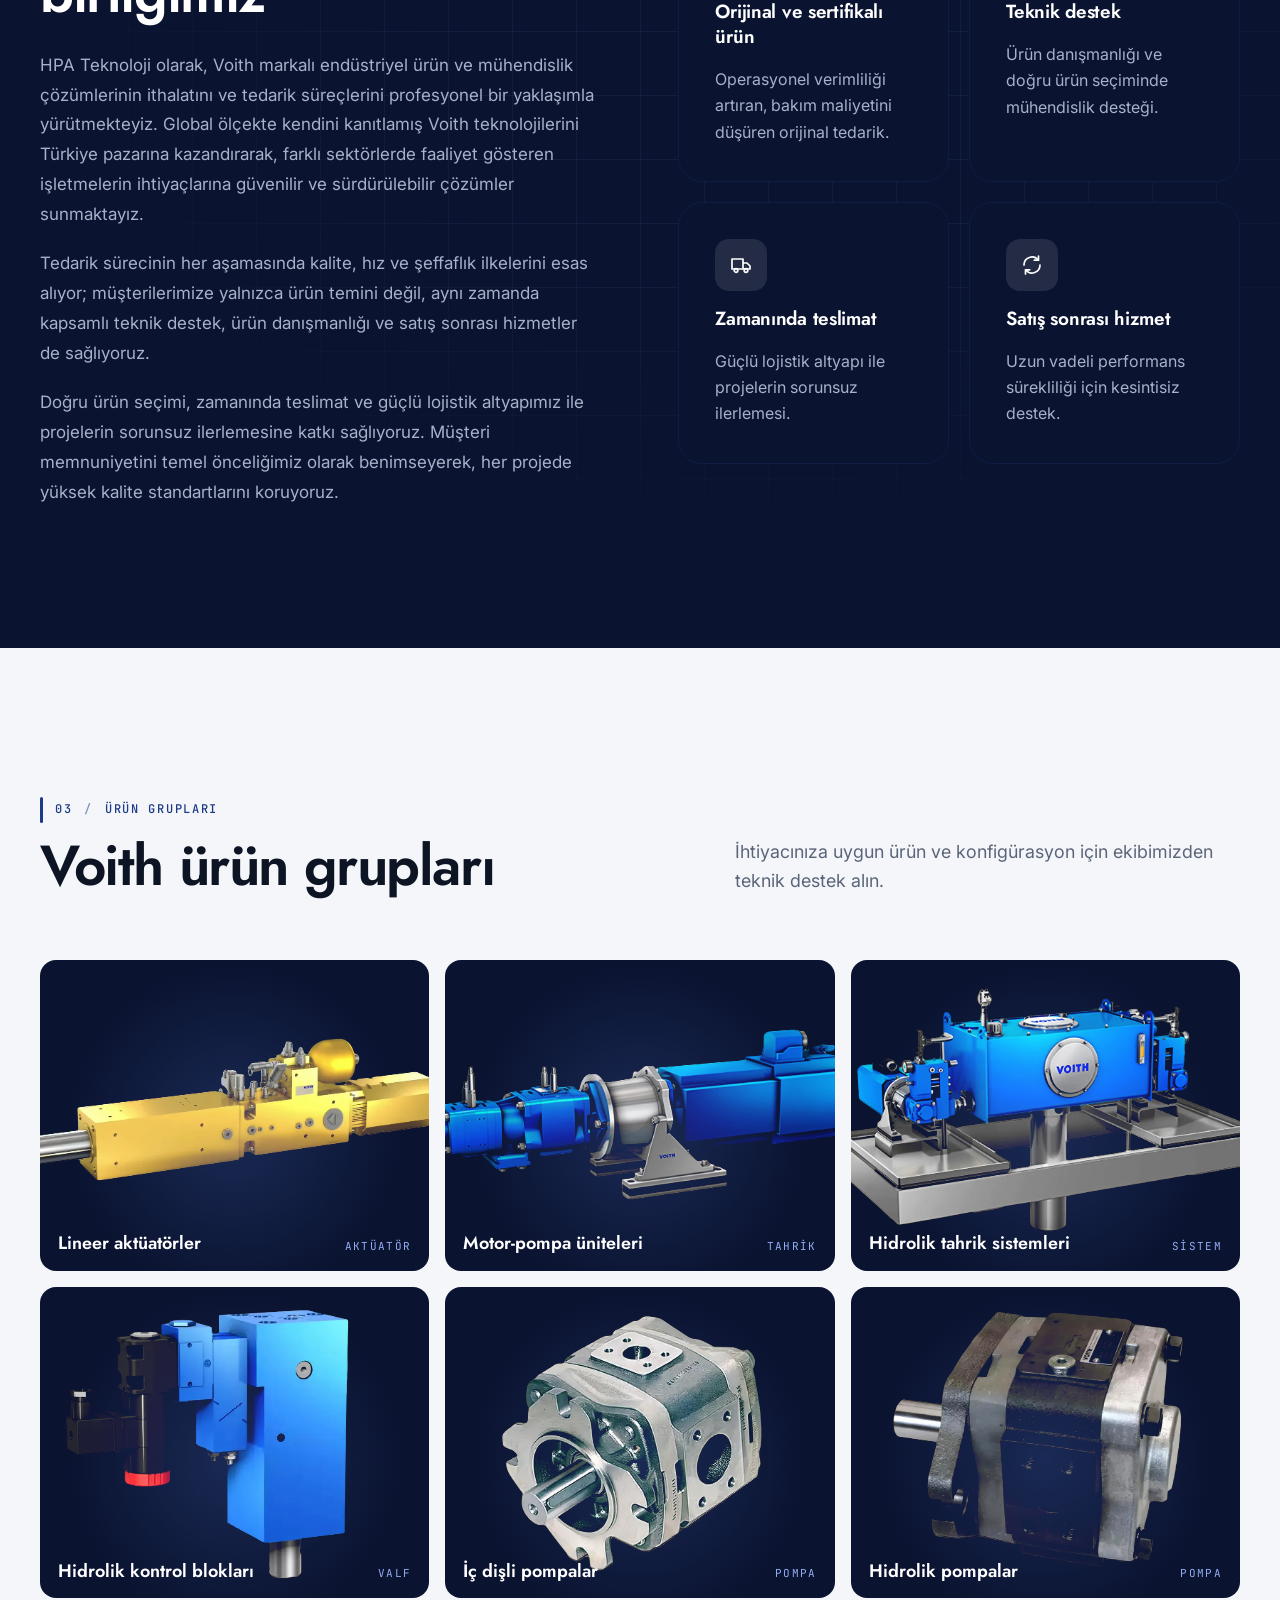
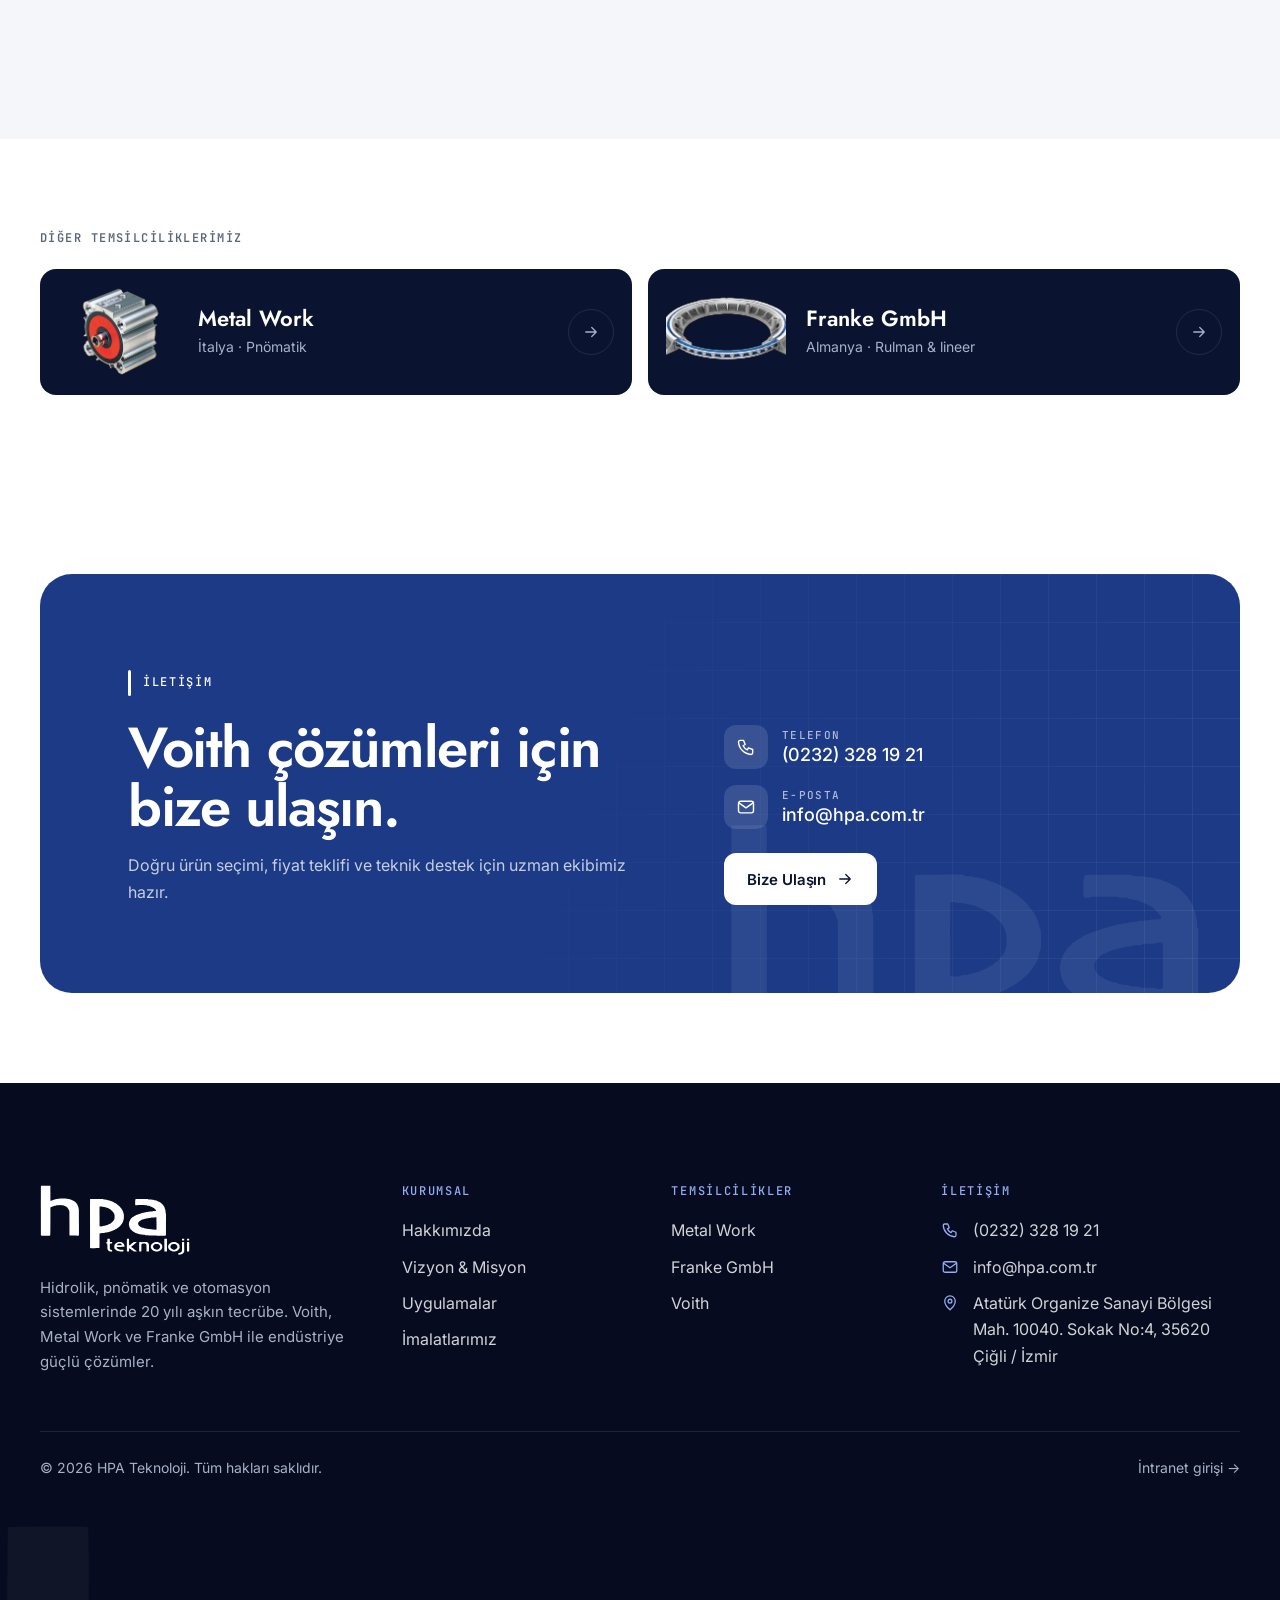
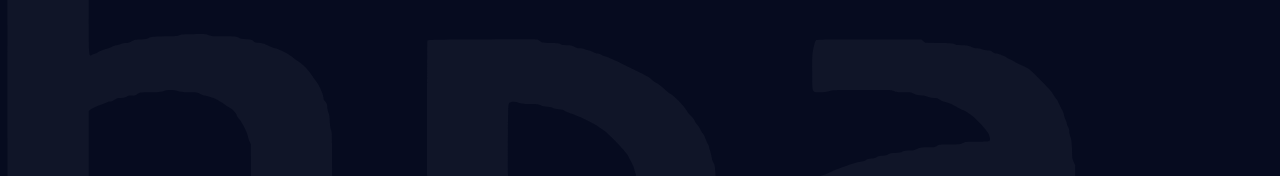
<file: hpa-website/voith.html>
<!doctype html>
<html lang="tr" class="no-js">
<head>
<meta charset="utf-8">
<meta name="viewport" content="width=device-width, initial-scale=1">
<title>Voith — HPA Teknoloji</title>
<meta name="description" content="HPA Teknoloji Voith temsilciliği: Enerji, kağıt, ulaşım ve otomasyonda global deneyimini Türkiye'ye taşıyan lider marka.">
<meta name="theme-color" content="#0A1330">
<meta property="og:type" content="website">
<meta property="og:locale" content="tr_TR">
<meta property="og:site_name" content="HPA Teknoloji">
<meta property="og:title" content="Voith — HPA Teknoloji">
<meta property="og:description" content="HPA Teknoloji Voith temsilciliği: Enerji, kağıt, ulaşım ve otomasyonda global deneyimini Türkiye'ye taşıyan lider marka.">
<link rel="icon" href="assets/img/favicon.svg" type="image/svg+xml">
<link rel="preconnect" href="https://fonts.googleapis.com">
<link rel="preconnect" href="https://fonts.gstatic.com" crossorigin>
<link rel="stylesheet" href="https://fonts.googleapis.com/css2?family=Inter:wght@400;500;600&family=JetBrains+Mono:wght@500&family=Jost:wght@500;600&display=swap">
<link rel="stylesheet" href="assets/css/style.css">
<script>document.documentElement.classList.remove("no-js")</script>
</head>
<body>
<a class="skip-link" href="#icerik">İçeriğe geç</a>
<svg width="0" height="0" style="position:absolute" aria-hidden="true"><symbol id="hpa-logo" viewBox="41 16 363.3 171"><path fill="currentColor" fill-rule="evenodd" d="M378.5 184.8C379 184.6 379.7 184.5 380.4 184.5C381.2 184.5 381.7 184.4 382.1 184.2C382.5 184 383.1 183.8 383.5 183.8C385.6 183.4 388.7 180.8 389.8 178.5L390.3 177.3L390.3 166C390.3 155.8 390.3 154.8 390.1 154.5C389.8 154.2 389.5 154.2 387.6 154.2C385.6 154.2 385.5 154.2 385.3 154.5C385 154.9 385 156.1 385 165.1C385 174.8 385 175.3 384.7 175.7C384.5 175.9 384.2 176.4 384 176.8C383.6 177.7 381.8 179.6 381.1 179.8C380.9 179.9 380.4 180 380.2 180C379.9 180 379.5 180.2 379.2 180.3C378.8 180.6 378.3 180.7 377.6 180.7C376.9 180.8 376.6 180.9 376.4 181.1C376.1 181.5 376.1 184.4 376.3 184.8C376.6 185.3 377.3 185.3 378.5 184.8ZM401.8 177.1C402.5 176.9 402.5 176.7 402.5 165.5C402.5 155.1 402.5 154.8 402.2 154.5C401.9 154.2 401.6 154.2 399.7 154.2C397.9 154.2 397.5 154.2 397.3 154.4C397 154.7 397 155.9 397 165.6C397 171.7 397.1 176.7 397.1 176.8C397.2 176.9 397.4 177 397.6 177.1C398 177.2 401.1 177.2 401.8 177.1ZM215.6 176.9C215.8 176.7 215.8 176.3 215.8 175.3C215.8 173.6 215.7 173.3 214.4 173.3C213.2 173.3 211.6 172.7 210.8 171.9L210.2 171.3L210.2 165C210.1 157.3 209.9 158 212.9 158C215.7 158 215.7 158 215.8 156.1C215.9 154.2 215.9 154.2 213.3 154.2C211.4 154.2 210.6 154 210.3 153.6C210.2 153.5 210.2 151.9 210.2 150.2C210.2 145.9 210.4 146.2 207.1 146.2C205.2 146.2 204.5 146.2 204.4 146.4C204.2 146.5 204.2 147.9 204.1 150.1C204.1 153.5 204.1 153.5 203.7 153.8C203.5 154 203.1 154.2 202.8 154.2C201.8 154.2 201.6 154.5 201.6 155.8C201.5 157.4 201.7 157.7 202.8 157.9C203.3 158 203.8 158.2 203.9 158.3C204 158.5 204.1 159.8 204.2 164.1C204.2 169.1 204.3 169.8 204.5 170.2C204.7 170.5 204.8 171.1 204.8 171.5C204.8 172.7 205.1 173.1 206.6 174.6C208.1 176.2 208.6 176.5 209.4 176.5C209.8 176.5 210.4 176.7 210.8 176.8C211.7 177.3 215.2 177.3 215.6 176.9ZM242.2 176.9C243.1 176.5 243.3 175.9 243.3 174.6C243.3 172.8 242.9 172.5 241.2 173.1C240.4 173.3 240.3 173.3 239.2 173C238.4 172.8 237.7 172.7 236.2 172.7C234.6 172.7 234.3 172.6 233.5 172.2C233 172 232.4 171.8 232.2 171.8C231.4 171.8 228.4 170 227.9 169.2C227.7 168.9 227.4 168.5 227.1 168.1C226.4 167.3 226.3 166.9 226.7 166.5L227 166.1L236 166C243.4 165.9 245.2 165.9 245.4 165.7C245.9 165.3 245.8 162.9 245.3 162.2C245.1 161.8 244.8 161.3 244.8 161C244.3 158.6 242.7 156.8 239.7 155.2L237.7 154.2L234 154.2C230.7 154.2 230.2 154.2 229.8 154.5C229.5 154.7 228.9 154.9 228.4 155C226 155.5 223.3 157.9 221.9 160.9L221 162.7L221 165.5C221 169.4 221.2 170 223.4 172.2C224.7 173.5 225.1 173.8 226.3 174.4C227.1 174.8 227.9 175.2 228.2 175.4C228.4 175.5 228.8 175.7 229 175.7C229.3 175.7 230 175.8 230.5 176.1C231.2 176.4 231.8 176.5 232.6 176.5C233.3 176.5 233.9 176.6 234.4 176.8C235.3 177.3 241.4 177.3 242.2 176.9ZM256.6 176.8C256.8 176.5 256.8 175.9 256.8 173.3C256.8 171.4 256.9 170 257 169.8C257.4 169.1 258.3 169.5 260 171.1C260.7 171.7 261.5 172.3 261.9 172.5C262.3 172.7 262.8 173 263 173.2C263.2 173.5 263.9 173.9 264.4 174.2C264.9 174.5 265.7 175.1 266.1 175.4C266.5 175.8 267.2 176.3 267.7 176.6L268.6 177.2L272 177.1C275.1 177.1 275.4 177.1 275.5 176.8C275.6 176.3 274.7 175.4 274 175.2C273.6 175 273 174.6 272.4 174C271.8 173.4 271.1 172.9 270.8 172.8C270.5 172.7 269.6 172 268.9 171.4C268.2 170.7 267.3 170.1 267.1 169.9C266.8 169.8 266 169.2 265.5 168.7C264.9 168.2 264 167.5 263.4 167.1C262.2 166.3 262 166.1 262 165.6C262 165.2 262.9 164.4 264.4 163.5C264.9 163.2 265.8 162.5 266.2 161.9C266.8 161.3 267.4 160.7 267.9 160.5C268.4 160.3 269.3 159.6 270.2 158.8C270.9 158 271.9 157.2 272.3 157C273.2 156.6 274.8 155.1 274.8 154.7C274.8 154.2 274.5 154.2 271.2 154.2L268 154.2L267.3 154.7C266.9 155.1 266.3 155.4 265.9 155.6C265.6 155.8 264.7 156.5 263.9 157.3C263.2 158 262.2 158.8 261.9 158.9C261.6 159.1 260.6 159.8 259.8 160.6C258.6 161.7 258.2 162 257.9 162C256.8 162 256.8 162.2 256.8 154.2C256.8 145.3 257.1 146.2 254.1 146.2C252.6 146.2 252 146.2 251.7 146.4C251.4 146.6 251.4 147 251.4 161.7C251.4 176.3 251.4 176.7 251.7 176.9C252 177.1 252.6 177.2 254.2 177.2C256.2 177.2 256.3 177.2 256.6 176.8ZM286.3 176.9C286.6 176.7 286.6 176.4 286.6 168.1C286.7 158.4 286.6 158.9 287.9 158.8C288.3 158.8 288.8 158.6 289.1 158.4C289.6 158 291.5 157.9 295.5 158C296.2 158 298.6 160.2 298.8 161.1C298.9 161.5 299 164.7 299 169.2C299 175.7 299 176.7 299.3 176.9C299.7 177.3 304.3 177.3 304.7 176.9C305.2 176.5 305.2 160.8 304.7 159.7C304.5 159.3 304.3 158.7 304.2 158.3C304.1 157.3 302.4 155.5 300.8 154.7L299.6 154.2L294.7 154.2L289.8 154.2L289.1 154.6C288.2 155.1 287.6 155.1 286.8 154.6C286.1 154.2 285.9 154.2 284 154.2C282.4 154.2 281.8 154.2 281.6 154.4C281.3 154.6 281.2 154.9 281.2 165.7C281.2 176.4 281.3 176.7 281.6 176.9C282 177.3 285.8 177.3 286.3 176.9ZM326.2 176.8C326.6 176.6 327.1 176.5 327.6 176.5C328.1 176.5 328.6 176.4 328.9 176.3C329.1 176.1 329.6 175.9 329.9 175.8C330.3 175.7 330.7 175.5 330.9 175.3C331.1 175.2 331.5 174.9 331.8 174.8C332.2 174.6 333.1 173.8 333.9 173C335.3 171.6 335.6 171.2 336.3 169.6L337.2 167.8L337.2 165.8C337.2 164.1 337.2 163.6 336.9 162.8C336.7 162.3 336.5 161.7 336.4 161.3C336.3 160.8 335.9 160.3 334 158.5C331.9 156.4 331.6 156.2 330.3 155.6C329.5 155.3 328.6 155 328.3 155C328 155 327.4 154.8 327 154.6C326.2 154.2 326.1 154.2 323.3 154.2C320.7 154.2 320.4 154.2 319.9 154.5C319.6 154.7 319 154.9 318.6 154.9C318.2 155 317.1 155.4 316.1 155.9C314.3 156.8 314.1 157 312.2 158.9C310.3 160.8 310.2 161 310.1 161.8C310 162.2 309.8 162.9 309.6 163.2C309.1 164.2 309.2 167.1 309.8 168.5C310 169.1 310.4 169.8 310.6 170C310.8 170.2 311 170.7 311.1 171C311.3 171.3 311.9 172.2 312.7 173C313.9 174.3 314.3 174.5 316.1 175.5C317.8 176.3 318.4 176.5 319 176.5C319.4 176.5 320.1 176.7 320.5 176.8C321.6 177.3 325.2 177.3 326.2 176.8ZM348.1 176.9L348.5 176.7L348.5 161.7L348.5 146.7L348.1 146.4C347.6 146.1 343.1 146.1 342.6 146.4C342.3 146.6 342.2 147 342.2 161.7C342.2 176.3 342.3 176.7 342.6 176.9C343.1 177.3 347.6 177.3 348.1 176.9ZM368.2 176.8C368.6 176.6 369.1 176.5 369.6 176.5C370.1 176.5 370.6 176.4 371 176.2C371.3 176 371.6 175.8 371.7 175.8C372.3 175.8 374.4 174.3 376.1 172.6C377.7 171.1 378.1 170.5 378.6 169.6L379.2 168.3L379.2 165.7C379.2 163.6 379.1 162.9 378.9 162.4C378.6 161.7 377.9 160.5 377.2 159.6C377 159.2 376.6 158.6 376.4 158.3C376.2 158 375.7 157.6 375.2 157.3C374.7 157.1 374.2 156.7 374 156.6C373.8 156.3 373.2 156 372.8 155.8C372.4 155.7 371.9 155.4 371.7 155.2C371.4 155.1 371.1 155 370.8 155C370.6 155 370 154.8 369.5 154.6C368.7 154.2 368.5 154.2 365.5 154.2C362.5 154.2 362.3 154.2 361.5 154.6C361 154.8 360.4 155 360.2 155C360 155 359.4 155.2 358.9 155.5C358.5 155.7 357.7 156.1 357.2 156.3C356.2 156.6 353.5 159.2 353 160.2C352.8 160.6 352.5 161.2 352.4 161.5C351.2 163.8 350.9 166.5 351.6 167.9C351.8 168.3 352 168.8 352 169C352 169.3 352.2 169.7 352.4 170C352.6 170.2 352.9 170.7 353.1 171.1C353.3 171.8 355.2 173.8 355.9 174C356.2 174.1 356.8 174.5 357.2 174.9C358 175.5 360.3 176.5 361.2 176.5C361.4 176.5 362 176.7 362.4 176.8C363.4 177.3 367.2 177.3 368.2 176.8ZM321.3 172.4C321 172.2 320.5 172 320.2 171.9C318.1 171.5 316.2 169.9 315.7 168.3C315.6 167.8 315.3 167.2 315.1 166.9C314.4 165.7 315 163 316.6 161.4C317.4 160.4 318.4 159.7 318.9 159.7C319.1 159.7 319.7 159.5 320.2 159.2C321 158.8 321.2 158.8 323.4 158.8C325.3 158.8 325.7 158.9 326.3 159.2C326.7 159.3 327.3 159.6 327.7 159.7C328.9 160 330.8 161.9 331.4 163.4C332 164.9 332 166.9 331.4 168.1C330.7 169.4 329.2 170.8 328.1 171.4C325.2 172.6 325.1 172.7 323.5 172.7C322.3 172.7 321.8 172.6 321.3 172.4ZM363.1 172.2C362.7 172 362.2 171.8 361.9 171.8C361.3 171.8 360.7 171.4 359.1 170C358.2 169 357.8 168.6 357.6 167.9C357.4 167.5 357.2 166.8 357 166.5C356.7 165.6 356.7 165.1 357.5 163.5C357.9 162.7 358.2 161.9 358.2 161.9C358.2 161.6 359.5 160.3 359.8 160.3C359.9 160.3 360.6 160 361.4 159.6L362.9 158.8L365.5 158.8L368.2 158.8L369.3 159.4C370.5 160 372.9 162.2 373.4 163.1C373.8 164 373.8 166.9 373.3 168C372.7 169.3 371.2 170.8 369.7 171.4C369 171.8 368.2 172.2 368 172.3C367.2 172.9 364 172.8 363.1 172.2ZM184.9 168.9C185.2 168.6 185.2 167.2 185.2 151.1C185.2 134.2 185.3 133.7 185.6 133.3C185.8 133 186.1 133 187.7 133C189.2 133 189.5 133 190.1 132.6C190.7 132.2 190.8 132.2 193.9 132.2C196.9 132.2 197.1 132.1 198 131.8C198.7 131.4 199.1 131.3 200.5 131.3C202 131.3 202.3 131.3 203 130.9C203.5 130.6 204 130.5 204.7 130.5C205.3 130.5 205.9 130.4 206.3 130.2C206.6 130 207.3 129.8 207.8 129.8C208.4 129.7 209.1 129.6 209.4 129.4C209.8 129.2 210.4 129 210.8 129C211.2 128.9 211.7 128.7 211.9 128.5C212.2 128.3 212.8 128.1 213.3 128C215.8 127.3 216.5 127 217.6 126.5C218.2 126.1 219 125.8 219.4 125.8C220.1 125.6 221.9 124.7 222.9 123.9C223.3 123.6 224.2 123.1 224.9 122.8C225.7 122.4 226.4 122 226.7 121.8C226.9 121.5 227.4 121.2 227.8 121C228.2 120.8 228.8 120.5 229.1 120.2C229.4 119.9 230 119.5 230.4 119.2C231.6 118.6 237.2 113 237.7 112C237.9 111.6 238.3 111 238.7 110.5C239.1 110.1 239.5 109.5 239.7 109.1C239.9 108.7 240.2 108.3 240.3 108.1C240.5 107.9 240.9 107.2 241.1 106.6C241.4 105.9 241.8 105.2 242 104.8C242.2 104.5 242.3 104.1 242.3 104C242.3 103.8 242.5 103.2 242.7 102.7C242.8 102.2 243 101.5 243 101.2C243 101 243.2 100.3 243.4 99.9C243.9 99.1 243.9 98.9 244.1 96.2C244.2 92.5 244.2 92.2 244.1 88.7C243.9 86 243.9 85.7 243.5 85.2C243.3 84.9 243.1 84.2 243 83.6C242.9 83 242.7 82.3 242.6 81.9C242.5 81.5 242.3 81.1 242.3 80.9C242.3 80.8 242.2 80.4 242 80C241.8 79.7 241.5 78.9 241.2 78.3C241 77.7 240.7 77.1 240.5 76.9C240.3 76.7 240.1 76.3 239.9 76C239.8 75.6 239.4 75 239.1 74.6C238.8 74.2 238.3 73.6 238.2 73.3C238 72.9 237.5 72.2 237 71.8C236.5 71.3 236 70.6 235.8 70.2C235.3 69.2 232.2 66 231.1 65.5C230.6 65.2 229.9 64.7 229.5 64.2C229.1 63.8 228.2 63.1 227.6 62.7C226.9 62.3 226.2 61.8 226 61.6C225.5 61.1 224.8 60.7 222.6 59.6C221.7 59.1 220.7 58.6 220.4 58.5C218.7 57.5 213.3 55 212.9 55C212.6 55 212.2 54.9 211.9 54.7C211.7 54.5 211.1 54.3 210.7 54.2C210.3 54.2 209.6 54 209.2 53.7C208.9 53.5 208.4 53.3 208.2 53.3C207.9 53.3 207.4 53.2 207 53C206.6 52.8 205.9 52.7 205.4 52.7C204.8 52.7 204.4 52.5 203.9 52.2C203.3 51.9 203.1 51.8 201.8 51.8C200.7 51.8 200.3 51.8 200 51.5C199.7 51.3 199.1 51.2 197.1 51.2C194.9 51.1 194.7 51 194.3 50.7C194.1 50.5 193.7 50.3 193.5 50.2C193.3 50.1 186.2 50.1 177.8 50.2C164.4 50.2 162.5 50.3 162.3 50.5C162.2 50.7 162.2 72.8 162.2 109.6C162.2 168.3 162.2 168.5 162.5 168.8C162.8 169.2 163.1 169.2 173.7 169.2C184.1 169.2 184.6 169.2 184.9 168.9ZM232.7 162C227.1 161.9 227.2 161.9 227.8 160.6C228.1 160 228.3 159.8 229.8 158.9L231.5 158L233.5 158C235.4 158 235.5 158 236.6 158.6C238.4 159.5 239.6 160.8 239.2 161.5C239 161.9 238.3 162.2 237.9 162.1C237.7 162.1 235.4 162.1 232.7 162ZM389.9 150.3C390.3 149.9 390.3 149.7 390.3 148.3C390.3 146.2 390.3 146.2 387.6 146.2C385 146.2 384.9 146.2 385 148.4C385.1 150.6 385.2 150.7 387.7 150.7C389.4 150.7 389.5 150.6 389.9 150.3ZM401.7 150.5C402 150.4 402.2 150.1 402.4 149.7C402.6 149 402.5 146.8 402.2 146.5C402.1 146.3 401.3 146.2 399.8 146.2C396.9 146.1 396.9 146.1 397 148.5C397.1 150.7 397.1 150.7 399.5 150.7C400.5 150.7 401.5 150.6 401.7 150.5ZM65.8 138.3C66.1 138 66.1 137.1 66.2 104.2L66.2 70.5L66.8 70C67.1 69.8 68 69.3 68.8 69C69.6 68.7 70.6 68.3 70.9 68.2C71.3 68 71.9 67.8 72.2 67.8C72.6 67.8 73 67.7 73.5 67.3C74.1 66.9 74.4 66.8 75.2 66.8C75.8 66.8 76.3 66.7 76.8 66.5C77.2 66.2 77.7 66.1 78.4 66.1C79.1 66.2 79.4 66.1 80 65.7C80.6 65.3 80.6 65.2 83.8 65.2C86.3 65.1 87 65 87.5 64.8C88.3 64.4 90.5 64.4 91.4 64.8C91.9 65 92.9 65.1 94.6 65.2C96.8 65.2 97.2 65.3 97.7 65.6C98 65.8 98.6 66 99 66.1C100.1 66.2 102.2 67 102.8 67.4C103 67.6 103.4 67.8 103.6 67.9C103.8 68 104.3 68.3 104.7 68.6C105.1 68.9 105.8 69.4 106.2 69.6C107 70 108.2 71.3 108.2 71.8C108.2 71.9 108.5 72.3 108.8 72.7C109.7 73.6 111.3 76.8 111.4 77.9C111.5 78.3 111.7 79 111.9 79.3L112.2 79.9L112.3 109C112.4 136.5 112.4 138 112.7 138.3C113 138.6 113.7 138.6 123.7 138.6C134.4 138.7 134.4 138.7 134.9 138.3L135.3 138L135.3 107.3C135.3 77.1 135.3 76.6 135 76C134.8 75.5 134.7 74.9 134.6 73.5C134.6 72.3 134.5 71.6 134.3 71.2C134.1 70.9 134 70.2 133.9 69.6C133.9 68.7 133.8 68.5 133.4 67.9C132.9 67.5 132.8 67.2 132.8 66.6C132.8 65.8 131.3 62.6 130.5 61.8C130.3 61.5 129.8 60.8 129.4 60.2C128.7 59 127 57.3 125.6 56.4C125 56.1 124.3 55.5 124 55.2C123.1 54.4 120.4 53 119.1 52.7C118.7 52.6 118 52.4 117.7 52.2C117.4 52 117 51.8 116.8 51.8C116.7 51.8 116.4 51.7 116.2 51.5C115.9 51.4 115.3 51.2 114.5 51.1C113.5 51.1 113.2 51 112.9 50.6C112.5 50.2 112.2 50.2 110.9 50.1C109.8 50.1 109.2 50 108.8 49.7C108.1 49.4 107.8 49.3 104.6 49.3C101.4 49.3 101 49.3 100.3 49C99.6 48.7 99.3 48.6 96 48.7C93 48.7 92.4 48.7 91.9 49C91.5 49.2 90.8 49.3 87.7 49.3C84.4 49.4 83.8 49.5 83.3 49.7C82.9 50 82.3 50.1 81 50.2C79.5 50.2 79.1 50.3 78.4 50.7C77.9 51 77.4 51.2 76.8 51.2C76.3 51.2 75.7 51.3 75.3 51.5C75 51.7 74.4 51.8 74.1 51.8C73.8 51.8 73.3 52 73 52.1C72.7 52.3 71.8 52.7 71 52.9C70.2 53.1 69.3 53.5 69 53.7C68.7 54 68 54.3 67.5 54.4C66 55 66.2 56.7 66.2 36.5C66.2 22.4 66.1 18.7 66 18.4C65.8 18.2 65 18.1 54.6 18.1C46.9 18.2 43.4 18.2 43.3 18.3C43.1 18.5 43.1 36.2 43.1 78.3L43.1 138L43.5 138.3C43.9 138.7 44.3 138.7 54.7 138.7C65.4 138.7 65.5 138.7 65.8 138.3ZM345.7 138.3L346.1 138L346.1 112L346.2 86L345.8 85C345.4 84.2 345.3 83.8 345.3 81.5C345.2 79.3 345.1 78.8 344.9 78C344.7 77.6 344.5 76.8 344.5 76.4C344.5 75.9 344.4 75.4 344.2 75.1C344 74.8 343.8 74.3 343.8 73.9C343.7 73.6 343.5 73.1 343.4 72.9C343.3 72.7 343.1 72.1 343 71.6C342.9 71 342.6 70.3 342.3 69.9C342.1 69.4 341.7 68.7 341.5 68.3C341.4 67.8 341 67.2 340.6 66.8C340.3 66.4 339.9 65.8 339.7 65.4C339.5 65 338 63.4 336.3 61.7C333.4 58.7 333.2 58.6 331.6 57.8C330.7 57.4 329.6 56.9 329.3 56.7C329 56.5 328.3 56.1 327.8 55.9C327.3 55.7 326.7 55.4 326.5 55.2C325.6 54.7 324.2 54.2 323.8 54.2C323.6 54.2 323.1 54 322.8 53.8C322.4 53.4 322.1 53.3 321.4 53.3C320.9 53.3 320.1 53.2 319.7 53C319.2 52.8 318.5 52.7 318.1 52.7C317.7 52.7 317 52.5 316.5 52.2C315.7 51.9 315.3 51.8 313.9 51.8C312.7 51.8 312.2 51.8 311.8 51.5C311.3 51.3 310.6 51.2 307.4 51.2L303.6 51.1L303 50.6L302.5 50.2L287.7 50.2C276.1 50.2 272.8 50.2 272.6 50.4C272.5 50.5 272.3 50.9 272.2 51.3C272.1 51.8 271.9 52.5 271.8 53.1C271.6 53.9 271.5 55 271.5 59.1C271.5 64.1 271.6 64.7 272.1 65C272.5 65.3 275.6 65.2 276.5 64.8C277.3 64.5 277.7 64.5 285.6 64.5C293.4 64.5 293.9 64.5 294.7 64.8C295.3 65.1 295.9 65.2 297.4 65.2C299.1 65.2 299.5 65.2 300.4 65.6C301 65.9 301.8 66 302.6 66.1C303.3 66.1 304.1 66.3 304.5 66.5C305 66.7 305.6 66.8 306.2 66.8C306.9 66.8 307.2 66.9 307.8 67.3C308.1 67.6 308.7 67.8 309.1 67.9C309.7 68 310.6 68.3 311.9 69C312.3 69.2 312.9 69.5 313.2 69.7C313.6 69.9 314.2 70.2 314.5 70.3C314.8 70.5 315.5 70.8 315.9 71.1C317.1 71.7 320.8 75.4 321.5 76.8C322 77.9 322.1 78.6 321.8 79C321.7 79.1 320.6 79.2 318.3 79.2C315.1 79.2 315 79.2 314.3 79.6C313.5 80 313.4 80 310.5 80C307.7 80 307.6 80 306.9 80.4C306.3 80.8 306.1 80.8 304.3 80.8C302.7 80.8 302.3 80.9 301.4 81.2C300.7 81.6 300.1 81.7 299.2 81.7C298.2 81.7 297.7 81.8 297.2 82C296.8 82.3 296.2 82.4 295.2 82.4C294 82.4 293.6 82.5 293.1 82.8C292.7 83.1 292.3 83.2 291.6 83.2C290.9 83.2 290.5 83.3 290 83.5C289.6 83.8 289 84 288.3 84C287.6 84.1 287 84.2 286.7 84.5C286.4 84.7 285.8 84.9 285.2 84.9C284.3 85 282.7 85.5 281.5 86C281.2 86.1 280.1 86.5 279.2 86.8C278.2 87.1 277.3 87.5 277.2 87.6C276.9 87.9 274.5 88.8 274.2 88.8C274 88.8 273.6 89 273.2 89.2C272.9 89.4 272.4 89.7 272.1 89.8C271.8 89.9 271.2 90.3 270.8 90.6C270.4 90.9 269.5 91.5 268.8 91.8C268 92.2 267.2 92.7 267 93C266.8 93.2 266.3 93.5 265.9 93.7C265 94 260.6 98.4 260.3 99.2C260.1 99.5 259.7 100.2 259.4 100.7C258.7 101.5 258 103 258 103.5C258 103.7 257.8 104 257.6 104.4C257.2 104.9 257.1 105.4 257 106.2C256.9 106.9 256.8 107.7 256.6 108C256.2 108.8 256.2 112.7 256.7 113.7C256.9 114.1 257 114.8 257 115.3C257 115.9 257.1 116.5 257.4 116.9C257.5 117.3 257.9 118.2 258.2 119C258.5 119.8 258.9 120.7 259.1 121C259.3 121.3 259.5 121.7 259.6 121.9C259.8 122.5 265 127.7 265.7 128C266 128.1 266.5 128.4 266.8 128.7C267 128.9 267.7 129.4 268.2 129.7C270.3 130.8 272.8 132 273.2 132.1C273.8 132.2 276 133.2 276.4 133.4C276.6 133.5 277.2 133.7 277.7 133.8C278.2 133.9 278.8 134.2 279.1 134.3C279.4 134.6 279.9 134.7 280.4 134.7C280.9 134.7 281.5 134.8 281.9 135C282.3 135.2 282.9 135.3 283.4 135.3C284 135.3 284.6 135.5 285.2 135.8C285.9 136.1 286.3 136.2 287.6 136.2C288.8 136.2 289.3 136.2 289.7 136.5C290.1 136.7 290.8 136.8 292.6 136.8C294.8 136.9 295 136.9 295.6 137.4L296.3 137.8L299.8 137.8C302.6 137.8 303.6 137.9 304.1 138.1C304.4 138.2 305 138.4 305.2 138.5C305.5 138.6 314.6 138.6 325.5 138.7C344.8 138.7 345.3 138.7 345.7 138.3ZM318.4 123.9C317.5 123.5 317.4 123.5 313.4 123.5C309.9 123.5 309.3 123.5 308.5 123.2C307.8 122.9 307.1 122.8 305.1 122.8C302.6 122.8 302.6 122.8 301.9 122.4C301.3 122 301.1 121.9 299.4 121.8C298 121.8 297.3 121.7 296.9 121.5C296.6 121.3 296.1 121.2 295.5 121.2C294.6 121.2 294.4 121.1 293.9 120.7C293.4 120.2 293.2 120.2 292.4 120.2C291.8 120.2 291.1 120 290.7 119.8C290.3 119.7 289.8 119.5 289.5 119.5C289.2 119.5 288.5 119.2 287.8 118.8C287.1 118.5 286.3 118.2 286 118.1C285.7 118 285.2 117.8 284.9 117.5C284.6 117.2 283.9 116.8 283.3 116.6C281.4 115.8 279.9 113.9 278.9 111.1C278.5 109.9 278.5 109.2 279.1 107.4C279.6 106 279.7 105.7 281 104.4C282.3 103.1 283.8 102 284.9 101.7C285.2 101.6 286 101.2 286.6 100.9C288.2 99.9 288.4 99.8 288.8 99.8C289 99.8 289.5 99.7 289.8 99.5C290.1 99.3 290.8 99.2 291.2 99.1C291.6 99 292.1 98.8 292.4 98.7C292.7 98.5 293.3 98.3 293.8 98.2C294.3 98.2 295.2 98 295.8 97.8C296.4 97.6 297.2 97.5 297.5 97.5C298 97.5 298.4 97.4 298.7 97.1C299.2 96.8 299.5 96.7 301.2 96.7C302.4 96.6 303.2 96.5 303.5 96.3C303.8 96.2 304.7 96.1 306.5 96C309 95.9 309.1 95.9 309.8 95.5L310.4 95L314 95C317.3 95 317.7 95 318.5 94.7C319.4 94.3 321.5 94.1 322.3 94.3C323.2 94.5 323.2 94.4 323.2 109.5L323.2 123.5L322.8 123.9C322.1 124.5 319.7 124.5 318.4 123.9ZM186 116.2C185.7 116.1 185.5 115.8 185.4 115.6C185.2 115.3 185.2 109 185.2 91.9C185.2 69.8 185.2 68.7 185.5 68.3C185.9 67.8 187.1 67.7 188.4 68.2C189.3 68.4 189.9 68.5 191.5 68.5C193.2 68.5 193.7 68.6 194.3 68.8C194.8 69.1 195.6 69.2 196.4 69.3C197.2 69.4 197.9 69.5 198.1 69.7C198.2 69.8 198.9 69.9 199.6 70C200.4 70.1 201 70.2 201.3 70.5C201.5 70.6 202.5 71 203.3 71.3C205.4 72 210.1 74.3 210.9 75C211.3 75.4 211.9 75.7 212.2 75.9C213 76.2 218.5 81.8 219.2 83.1C220.3 85.2 221 86.5 221 86.9C221 87.2 221.2 87.6 221.3 88C221.8 89 221.8 96.5 221.3 97.6C221.2 98 221 98.6 221 98.8C221 99.1 220.8 99.5 220.6 99.8C220.3 100.1 220.1 100.6 219.9 101C219.8 101.5 219.3 102.1 218.8 102.7C218.3 103.2 217.8 103.8 217.7 104C217.5 104.7 216.2 106.1 215.4 106.5C214.9 106.7 214.1 107.4 213.5 107.9C212.9 108.5 212.2 109 212.1 109C211.8 109 210.4 109.8 209.1 110.7C208.7 110.9 208 111.2 207.6 111.3C206.7 111.6 205.3 112.2 204.7 112.7C204.5 112.8 204 113 203.5 113.1C203.1 113.2 202.5 113.3 202.2 113.5C201.9 113.7 201.4 113.8 201.2 113.8C200.9 113.8 200.3 114 199.9 114.2C199.3 114.5 198.7 114.7 198.2 114.7C197.9 114.7 197.2 114.8 196.8 115C196.2 115.3 195.7 115.3 194.4 115.3C192.8 115.3 192.6 115.4 191.8 115.8C191 116.2 190.8 116.2 188.7 116.3C187.4 116.3 186.2 116.2 186 116.2Z"/></symbol></svg>
<header class="site-header">
  <div class="container site-header__inner">
    <a class="brand" href="index.html" aria-label="HPA Teknoloji — Anasayfa"><svg viewBox="0 0 363.3 171" aria-hidden="true"><use href="#hpa-logo" width="363.3" height="171"/></svg></a>
    <nav class="nav" aria-label="Ana menü">
      <ul class="nav__list">
        <li class="nav__item"><a class="nav__link" href="kurumsal.html" aria-haspopup="true">Kurumsal<svg viewBox="0 0 24 24" fill="none" stroke="currentColor" stroke-width="1.7" stroke-linecap="round" stroke-linejoin="round" aria-hidden="true"><path d="m6 9 6 6 6-6"/></svg></a><div class="dropdown"><a href="kurumsal.html"><strong>Hakkımızda</strong><span>20+ yıllık hidrolik, pnömatik ve otomasyon deneyimi</span></a><a href="kurumsal.html#vizyon-misyon"><strong>Vizyon &amp; Misyon</strong><span>Geleceğin endüstriyel dönüşümüne yön vermek</span></a></div></li>
        <li class="nav__item"><a class="nav__link" href="metal-work.html" aria-current="page" aria-haspopup="true">Temsilcilikler<svg viewBox="0 0 24 24" fill="none" stroke="currentColor" stroke-width="1.7" stroke-linecap="round" stroke-linejoin="round" aria-hidden="true"><path d="m6 9 6 6 6-6"/></svg></a>
          <div class="dropdown dropdown--mega"><a class="mega-card" href="metal-work.html"><div class="mega-card__img"><img src="assets/img/metalwork-2.webp" alt="" loading="lazy" width="440" height="275"></div><div class="mega-card__body"><strong>Metal Work</strong><span>İtalya · Pnömatik</span></div></a><a class="mega-card" href="franke.html"><div class="mega-card__img"><img src="assets/img/franke-3.webp" alt="" loading="lazy" width="440" height="275"></div><div class="mega-card__body"><strong>Franke GmbH</strong><span>Almanya · Rulman & lineer</span></div></a><a class="mega-card" href="voith.html"><div class="mega-card__img"><img src="assets/img/voith-1.webp" alt="" loading="lazy" width="440" height="275"></div><div class="mega-card__body"><strong>Voith</strong><span>Almanya · Hidrolik</span></div></a></div></li>
        <li class="nav__item"><a class="nav__link" href="uygulamalar.html" aria-haspopup="true">Çözümler<svg viewBox="0 0 24 24" fill="none" stroke="currentColor" stroke-width="1.7" stroke-linecap="round" stroke-linejoin="round" aria-hidden="true"><path d="m6 9 6 6 6-6"/></svg></a><div class="dropdown"><a href="uygulamalar.html"><strong>Uygulamalar</strong><span>Punch pres, abkant, plastik işleme, tezgah, test standı</span></a><a href="imalatlarimiz.html"><strong>İmalatlarımız</strong><span>Komple hidrolik sistemler ve test standları</span></a></div></li>
        <li class="nav__item"><a class="nav__link" href="iletisim.html">İletişim</a></li>
      </ul>
    </nav>
    <div class="header-actions">
      <a class="intranet" href="https://hpa.com.tr/fiyat-listesi/"><svg viewBox="0 0 24 24" fill="none" stroke="currentColor" stroke-width="1.7" stroke-linecap="round" stroke-linejoin="round" aria-hidden="true"><rect x="4" y="10.5" width="16" height="10" rx="2.5"/><path d="M8 10.5V7.5a4 4 0 0 1 8 0v3"/></svg>İntranet</a>
      <a class="btn btn--sm btn--header" href="iletisim.html">Teklif İsteyin<svg viewBox="0 0 24 24" fill="none" stroke="currentColor" stroke-width="1.7" stroke-linecap="round" stroke-linejoin="round" aria-hidden="true"><path d="M5 12h14M13 6l6 6-6 6"/></svg></a>
    </div>
    <button class="menu-toggle" type="button" aria-expanded="false" aria-controls="mobil-menu" aria-label="Menüyü aç"><i><span></span><span></span><span></span></i></button>
  </div>
</header>
<div class="mobile-nav" id="mobil-menu">
  <div class="mobile-nav__group"><p class="mono">Kurumsal</p><a href="kurumsal.html">Hakkımızda</a><a href="kurumsal.html#vizyon-misyon">Vizyon &amp; Misyon</a></div>
  <div class="mobile-nav__group"><p class="mono">Temsilcilikler</p><a href="metal-work.html">Metal Work</a><a href="franke.html">Franke GmbH</a><a href="voith.html">Voith</a></div>
  <div class="mobile-nav__group"><p class="mono">Çözümler</p><a href="uygulamalar.html">Uygulamalar</a><a href="imalatlarimiz.html">İmalatlarımız</a><a href="iletisim.html">İletişim</a></div>
  <div class="mobile-nav__foot"><a href="tel:+902323281921">(0232) 328 19 21</a><a href="mailto:info@hpa.com.tr">info@hpa.com.tr</a><a href="https://hpa.com.tr/fiyat-listesi/">İntranet girişi →</a></div>
</div>
<main id="icerik">
<section class="page-hero on-dark">
  <div class="page-hero__bg"><img src="assets/img/breadcrumb.webp" alt="" width="2000" height="600"></div>
  <div class="grid-bg"></div>
  <div class="container page-hero__inner page-hero__inner--media">
    <div class="page-hero__copy reveal">
      <ol class="breadcrumb mono" aria-label="Konum"><li><a href="index.html">Anasayfa</a></li><li>Temsilcilikler</li><li aria-current="page">Voith</li></ol>
      <span class="eyebrow">Almanya · Hidrolik</span>
      <h1 class="h1">Voith</h1>
      <p class="lead">Enerji, kağıt, ulaşım ve otomasyonda global deneyimini Türkiye'ye taşıyan lider marka.</p>
      <div class="btn-row"><a class="btn btn--light" href="iletisim.html?konu=Voith">Teklif İsteyin<svg viewBox="0 0 24 24" fill="none" stroke="currentColor" stroke-width="1.7" stroke-linecap="round" stroke-linejoin="round" aria-hidden="true"><path d="M5 12h14M13 6l6 6-6 6"/></svg></a><a class="btn btn--ghost" href="https://voith.com/corp-en/hydraulics-pneumatics-cooling/hydraulic-systems-components-self-contained-servo-drives.html" target="_blank" rel="noopener">Web Sitesine Git<svg viewBox="0 0 24 24" fill="none" stroke="currentColor" stroke-width="1.7" stroke-linecap="round" stroke-linejoin="round" aria-hidden="true"><path d="M7 17 17 7M8 7h9v9"/></svg></a></div>
    </div>
    <div class="page-hero__media reveal" style="--d:.15s"><img src="assets/img/voith-1.webp" alt="Voith ürünü" width="1400" height="875"></div>
  </div>
</section>

<section class="section" aria-labelledby="hk-baslik">
  <div class="container split split--wide" style="align-items:start">
    <div style="display:grid;gap:28px">
      <span class="eyebrow reveal">01 <b>/</b> Hakkında</span>
      <h2 class="h2 reveal" id="hk-baslik">Voith hakkında</h2>
      <div class="prose reveal"><p>Voith, endüstriyel çözümler ve mühendislik alanında dünya çapında lider bir firmadır. Yenilikçi teknoloji ve sürdürülebilir çözümler sunarak, enerji, kağıt, otomotiv ve diğer birçok sektörde verimlilik ve performans artırmayı hedeflemektedir.</p><p>Voith, güçlü bir mühendislik geçmişine sahip olup, müşterilerine güvenilir, yüksek performanslı çözümler sunarak global pazarda önemli bir rol oynamaktadır.</p></div>
    </div>
    <div class="reveal" style="display:grid;gap:12px"><div class="card" style="padding:22px;gap:6px"><span class="mono" style="color:var(--muted)">Menşei</span><strong class="h4">Almanya</strong></div><div class="card" style="padding:22px;gap:6px"><span class="mono" style="color:var(--muted)">Uzmanlık</span><strong class="h4">Hidrolik & tahrik sistemleri</strong></div><div class="card" style="padding:22px;gap:6px"><span class="mono" style="color:var(--muted)">HPA</span><strong class="h4">Türkiye temsilcisi</strong></div><div class="tags" style="margin-top:8px"><span class="tag">Hidrolik pompalar</span><span class="tag">Servo tahrik</span><span class="tag">Lineer aktüatörler</span></div></div>
  </div>
</section>

<section class="section section--dark on-dark" aria-labelledby="ib-baslik" style="position:relative;overflow:hidden;isolation:isolate">
  <div class="grid-bg" style="z-index:-1"></div>
  <div class="container split" style="align-items:start">
    <div style="display:grid;gap:28px">
      <span class="eyebrow reveal">02 <b>/</b> İş birliğimiz</span>
      <h2 class="h2 reveal" id="ib-baslik">Voith ile olan iş birliğimiz</h2>
      <div class="prose reveal" style="color:var(--muted-dark)">
        <p>HPA Teknoloji olarak, Voith markalı endüstriyel ürün ve mühendislik çözümlerinin ithalatını ve tedarik süreçlerini profesyonel bir yaklaşımla yürütmekteyiz. Global ölçekte kendini kanıtlamış Voith teknolojilerini Türkiye pazarına kazandırarak, farklı sektörlerde faaliyet gösteren işletmelerin ihtiyaçlarına güvenilir ve sürdürülebilir çözümler sunmaktayız.</p>
        <p>Tedarik sürecinin her aşamasında kalite, hız ve şeffaflık ilkelerini esas alıyor; müşterilerimize yalnızca ürün temini değil, aynı zamanda kapsamlı teknik destek, ürün danışmanlığı ve satış sonrası hizmetler de sağlıyoruz.</p>
        <p>Doğru ürün seçimi, zamanında teslimat ve güçlü lojistik altyapımız ile projelerin sorunsuz ilerlemesine katkı sağlıyoruz. Müşteri memnuniyetini temel önceliğimiz olarak benimseyerek, her projede yüksek kalite standartlarını koruyoruz.</p>
      </div>
    </div>
    <div class="card-grid card-grid--2" style="align-self:center">
      <div class="card card--dark reveal"><span class="card__icon"><svg viewBox="0 0 24 24" fill="none" stroke="currentColor" stroke-width="1.7" stroke-linecap="round" stroke-linejoin="round" aria-hidden="true"><path d="M12 3l2.6 2 3.3-.2.7 3.2 2.6 2-1.6 2.9.6 3.3-3.2.9-1.6 2.9L12 19l-3.4 1.1L7 17.2l-3.2-.9.6-3.3L2.8 10l2.6-2 .7-3.2 3.3.2z"/><path d="m9 12 2 2 4-4"/></svg></span><h3 class="h4">Orijinal ve sertifikalı ürün</h3><p>Operasyonel verimliliği artıran, bakım maliyetini düşüren orijinal tedarik.</p></div>
      <div class="card card--dark reveal" style="--d:.08s"><span class="card__icon"><svg viewBox="0 0 24 24" fill="none" stroke="currentColor" stroke-width="1.7" stroke-linecap="round" stroke-linejoin="round" aria-hidden="true"><path d="M4 14v-2a8 8 0 0 1 16 0v2"/><rect x="3" y="13" width="4" height="6" rx="1.5"/><rect x="17" y="13" width="4" height="6" rx="1.5"/><path d="M19 19a3 3 0 0 1-3 2h-3"/></svg></span><h3 class="h4">Teknik destek</h3><p>Ürün danışmanlığı ve doğru ürün seçiminde mühendislik desteği.</p></div>
      <div class="card card--dark reveal" style="--d:.16s"><span class="card__icon"><svg viewBox="0 0 24 24" fill="none" stroke="currentColor" stroke-width="1.7" stroke-linecap="round" stroke-linejoin="round" aria-hidden="true"><path d="M3 6h11v10H3zM14 10h4l3 3v3h-7"/><circle cx="7" cy="17.5" r="1.8"/><circle cx="17" cy="17.5" r="1.8"/></svg></span><h3 class="h4">Zamanında teslimat</h3><p>Güçlü lojistik altyapı ile projelerin sorunsuz ilerlemesi.</p></div>
      <div class="card card--dark reveal" style="--d:.24s"><span class="card__icon"><svg viewBox="0 0 24 24" fill="none" stroke="currentColor" stroke-width="1.7" stroke-linecap="round" stroke-linejoin="round" aria-hidden="true"><path d="M20 12a8 8 0 0 1-14.2 5M4 12A8 8 0 0 1 18.2 7"/><path d="M18.5 3v4.2h-4.2M5.5 21v-4.2h4.2"/></svg></span><h3 class="h4">Satış sonrası hizmet</h3><p>Uzun vadeli performans sürekliliği için kesintisiz destek.</p></div>
    </div>
  </div>
</section>

<section class="section section--mist" aria-labelledby="u-baslik">
  <div class="container">
    <div class="section-head section-head--split">
      <div class="section-head__title reveal"><span class="eyebrow">03 <b>/</b> Ürün grupları</span><h2 class="h2" id="u-baslik">Voith ürün grupları</h2></div>
      <p class="lead reveal">İhtiyacınıza uygun ürün ve konfigürasyon için ekibimizden teknik destek alın.</p>
    </div>
    <div class="gallery"><figure class="product reveal" style="--d:0.00s"><img src="assets/img/voith-1.webp" alt="Voith — Lineer aktüatörler" loading="lazy" width="1400" height="875"><figcaption><strong>Lineer aktüatörler</strong><span class="mono">Aktüatör</span></figcaption></figure><figure class="product reveal" style="--d:0.08s"><img src="assets/img/voith-2.webp" alt="Voith — Motor-pompa üniteleri" loading="lazy" width="1400" height="875"><figcaption><strong>Motor-pompa üniteleri</strong><span class="mono">Tahrik</span></figcaption></figure><figure class="product reveal" style="--d:0.16s"><img src="assets/img/voith-3.webp" alt="Voith — Hidrolik tahrik sistemleri" loading="lazy" width="1400" height="875"><figcaption><strong>Hidrolik tahrik sistemleri</strong><span class="mono">Sistem</span></figcaption></figure><figure class="product reveal" style="--d:0.00s"><img src="assets/img/voith-4.webp" alt="Voith — Hidrolik kontrol blokları" loading="lazy" width="1400" height="875"><figcaption><strong>Hidrolik kontrol blokları</strong><span class="mono">Valf</span></figcaption></figure><figure class="product reveal" style="--d:0.08s"><img src="assets/img/voith-5.webp" alt="Voith — İç dişli pompalar" loading="lazy" width="1400" height="875"><figcaption><strong>İç dişli pompalar</strong><span class="mono">Pompa</span></figcaption></figure><figure class="product reveal" style="--d:0.16s"><img src="assets/img/voith-6.webp" alt="Voith — Hidrolik pompalar" loading="lazy" width="1400" height="875"><figcaption><strong>Hidrolik pompalar</strong><span class="mono">Pompa</span></figcaption></figure></div>
  </div>
</section>

<section class="section--tight" aria-labelledby="o-baslik">
  <div class="container">
    <h2 class="mono reveal" id="o-baslik" style="color:var(--muted);margin-bottom:20px">Diğer temsilciliklerimiz</h2>
    <div class="other-partners"><a class="other-partner reveal" href="metal-work.html"><span class="other-partner__img"><img src="assets/img/metalwork-2.webp" alt="" loading="lazy" width="1400" height="875"></span><div><strong>Metal Work</strong><span>İtalya · Pnömatik</span></div><span class="arrow-circle" aria-hidden="true"><svg viewBox="0 0 24 24" fill="none" stroke="currentColor" stroke-width="1.7" stroke-linecap="round" stroke-linejoin="round" aria-hidden="true"><path d="M5 12h14M13 6l6 6-6 6"/></svg></span></a><a class="other-partner reveal" href="franke.html"><span class="other-partner__img"><img src="assets/img/franke-3.webp" alt="" loading="lazy" width="1400" height="875"></span><div><strong>Franke GmbH</strong><span>Almanya · Rulman & lineer</span></div><span class="arrow-circle" aria-hidden="true"><svg viewBox="0 0 24 24" fill="none" stroke="currentColor" stroke-width="1.7" stroke-linecap="round" stroke-linejoin="round" aria-hidden="true"><path d="M5 12h14M13 6l6 6-6 6"/></svg></span></a></div>
  </div>
</section>
<section class="section--tight" aria-labelledby="cta-baslik">
  <div class="container">
    <div class="cta reveal">
      <svg class="cta__logo" viewBox="0 0 363.3 171" aria-hidden="true"><use href="#hpa-logo" width="363.3" height="171"/></svg>
      <div>
        <span class="eyebrow" style="color:#fff">İletişim</span>
        <h2 class="h2" id="cta-baslik" style="margin-top:24px">Voith çözümleri için bize ulaşın.</h2>
        <p>Doğru ürün seçimi, fiyat teklifi ve teknik destek için uzman ekibimiz hazır.</p>
      </div>
      <div class="cta__contacts">
        <a class="cta__contact" href="tel:+902323281921"><span class="ico"><svg viewBox="0 0 24 24" fill="none" stroke="currentColor" stroke-width="1.7" stroke-linecap="round" stroke-linejoin="round" aria-hidden="true"><path d="M5 4h4l2 5-2.5 1.5a11 11 0 0 0 5 5L15 13l5 2v4a2 2 0 0 1-2 2A16 16 0 0 1 3 6a2 2 0 0 1 2-2"/></svg></span><span><small>Telefon</small>(0232) 328 19 21</span></a>
        <a class="cta__contact" href="mailto:info@hpa.com.tr"><span class="ico"><svg viewBox="0 0 24 24" fill="none" stroke="currentColor" stroke-width="1.7" stroke-linecap="round" stroke-linejoin="round" aria-hidden="true"><rect x="3" y="5" width="18" height="14" rx="2.5"/><path d="m3.5 7 8.5 6 8.5-6"/></svg></span><span><small>E-posta</small>info@hpa.com.tr</span></a>
        <div class="btn-row"><a class="btn btn--light" href="iletisim.html">Bize Ulaşın<svg viewBox="0 0 24 24" fill="none" stroke="currentColor" stroke-width="1.7" stroke-linecap="round" stroke-linejoin="round" aria-hidden="true"><path d="M5 12h14M13 6l6 6-6 6"/></svg></a></div>
      </div>
    </div>
  </div>
</section>
</main>
<footer class="site-footer">
  <div class="container">
    <div class="footer__top">
      <div class="footer__brand">
        <a href="index.html" aria-label="HPA Teknoloji — Anasayfa"><svg viewBox="0 0 363.3 171" aria-hidden="true"><use href="#hpa-logo" width="363.3" height="171"/></svg></a>
        <p>Hidrolik, pnömatik ve otomasyon sistemlerinde 20 yılı aşkın tecrübe. Voith, Metal Work ve Franke GmbH ile endüstriye güçlü çözümler.</p>
      </div>
      <div class="footer__col">
        <h2>Kurumsal</h2>
        <ul><li><a href="kurumsal.html">Hakkımızda</a></li><li><a href="kurumsal.html#vizyon-misyon">Vizyon &amp; Misyon</a></li><li><a href="uygulamalar.html">Uygulamalar</a></li><li><a href="imalatlarimiz.html">İmalatlarımız</a></li></ul>
      </div>
      <div class="footer__col">
        <h2>Temsilcilikler</h2>
        <ul><li><a href="metal-work.html">Metal Work</a></li><li><a href="franke.html">Franke GmbH</a></li><li><a href="voith.html">Voith</a></li></ul>
      </div>
      <div class="footer__col">
        <h2>İletişim</h2>
        <ul class="footer__contact">
          <li><svg viewBox="0 0 24 24" fill="none" stroke="currentColor" stroke-width="1.7" stroke-linecap="round" stroke-linejoin="round" aria-hidden="true"><path d="M5 4h4l2 5-2.5 1.5a11 11 0 0 0 5 5L15 13l5 2v4a2 2 0 0 1-2 2A16 16 0 0 1 3 6a2 2 0 0 1 2-2"/></svg><a href="tel:+902323281921">(0232) 328 19 21</a></li>
          <li><svg viewBox="0 0 24 24" fill="none" stroke="currentColor" stroke-width="1.7" stroke-linecap="round" stroke-linejoin="round" aria-hidden="true"><rect x="3" y="5" width="18" height="14" rx="2.5"/><path d="m3.5 7 8.5 6 8.5-6"/></svg><a href="mailto:info@hpa.com.tr">info@hpa.com.tr</a></li>
          <li><svg viewBox="0 0 24 24" fill="none" stroke="currentColor" stroke-width="1.7" stroke-linecap="round" stroke-linejoin="round" aria-hidden="true"><path d="M12 21s-7-6.2-7-11.5a7 7 0 0 1 14 0C19 14.8 12 21 12 21z"/><circle cx="12" cy="9.5" r="2.5"/></svg><a href="https://www.google.com/maps/search/?api=1&query=HPA+Teknoloji+10040.+Sokak+No%3A4+Çiğli+İzmir" target="_blank" rel="noopener">Atatürk Organize Sanayi Bölgesi Mah. 10040. Sokak No:4, 35620 Çiğli / İzmir</a></li>
        </ul>
      </div>
    </div>
    <div class="footer__bottom">
      <span>© <span data-year>2026</span> HPA Teknoloji. Tüm hakları saklıdır.</span>
      <a href="https://hpa.com.tr/fiyat-listesi/">İntranet girişi →</a>
    </div>
  </div>
  <svg class="footer__mark" viewBox="0 0 363.3 171" aria-hidden="true"><use href="#hpa-logo" width="363.3" height="171"/></svg>
</footer>
<script src="assets/js/main.js" defer></script>
</body>
</html>
</file>
<file: hpa-website/assets/css/style.css>
/* ==========================================================================
   HPA Teknoloji — Tasarım Sistemi
   Logodan türetilen dil:
   • Renk: logo laciverti #1C3A85 ve ondan türetilen lacivert skalası
   • Tipografi: logodaki geometrik, küçük harfli yazıya yakın Jost + Inter
   • Motif: "p" harfinin inen gövdesi ve yanına yerleşen "teknoloji" →
     dikey çizgi + yanına oturan küçük etiket (.eyebrow, .tuck)
   ========================================================================== */

:root {
  /* Marka */
  --brand: #1C3A85;            /* logo rengi */
  --brand-600: #2449A6;
  --brand-500: #3260C9;
  --brand-400: #5D86EA;
  --brand-300: #93AEF5;
  --brand-100: #DFE7FB;
  --brand-50:  #F0F4FD;

  /* Koyu yüzeyler (logo lacivertinin derinleştirilmiş tonları) */
  --navy-950: #060B1F;
  --navy-900: #0A1330;
  --navy-800: #0F1C45;
  --navy-700: #16295F;

  /* Nötrler */
  --ink: #0D1424;
  --ink-2: #2A3346;
  --muted: #5B6579;
  --muted-dark: #A7B1C8;
  --line: #E3E8F1;
  --line-dark: rgba(255, 255, 255, .10);
  --paper: #FFFFFF;
  --mist: #F4F6FA;

  /* Ölçüler */
  --r-sm: 10px;
  --r: 16px;
  --r-lg: 24px;
  --container: 1240px;
  --gutter: clamp(16px, 4vw, 40px);
  --section: clamp(80px, 11vw, 148px);
  --header-h: 76px;

  /* Yazı */
  --f-display: "Jost", "Futura", system-ui, sans-serif;
  --f-body: "Inter", system-ui, -apple-system, "Segoe UI", sans-serif;
  --f-mono: "JetBrains Mono", ui-monospace, "SFMono-Regular", monospace;

  --ease: cubic-bezier(.2, .7, .2, 1);
  --shadow: 0 1px 2px rgba(13, 20, 36, .04), 0 12px 32px -12px rgba(13, 20, 36, .14);
}

/* ---------- Temel ---------- */
*, *::before, *::after { box-sizing: border-box; }
html { -webkit-text-size-adjust: 100%; scroll-behavior: smooth; scroll-padding-top: calc(var(--header-h) + 16px); }
body {
  margin: 0;
  background: var(--paper);
  color: var(--ink);
  font: 400 16px/1.65 var(--f-body);
  -webkit-font-smoothing: antialiased;
  text-rendering: optimizeLegibility;
  overflow-x: hidden;
}
img, svg, video, iframe { display: block; max-width: 100%; }
img { height: auto; }
a { color: inherit; text-decoration: none; }
button { font: inherit; color: inherit; background: none; border: 0; padding: 0; cursor: pointer; }
ul, ol { margin: 0; padding: 0; list-style: none; }
h1, h2, h3, h4, p, figure, blockquote { margin: 0; }
:focus-visible { outline: 2px solid var(--brand-400); outline-offset: 3px; border-radius: 4px; }
::selection { background: var(--brand); color: #fff; }

.skip-link {
  position: absolute; left: 16px; top: -60px; z-index: 200;
  background: var(--brand); color: #fff; padding: 10px 16px; border-radius: var(--r-sm);
}
.skip-link:focus { top: 12px; }

.container { width: 100%; max-width: calc(var(--container) + var(--gutter) * 2); margin-inline: auto; padding-inline: var(--gutter); }
.section { padding-block: var(--section); }
.section--tight { padding-block: clamp(56px, 7vw, 96px); }
.section--mist { background: var(--mist); }
.section--dark { background: var(--navy-900); color: #fff; }
.visually-hidden { position: absolute !important; width: 1px; height: 1px; overflow: hidden; clip: rect(0 0 0 0); white-space: nowrap; }

/* ---------- Tipografi ---------- */
.display, h1, h2, h3, h4 { font-family: var(--f-display); font-weight: 600; letter-spacing: -.015em; }
.h1 { font-size: clamp(44px, 7.2vw, 100px); line-height: .96; letter-spacing: -.03em; }
.h2 { font-size: clamp(32px, 4.4vw, 58px); line-height: 1.04; letter-spacing: -.025em; }
.h3 { font-size: clamp(22px, 2vw, 26px); line-height: 1.2; }
.h4 { font-size: 19px; line-height: 1.3; }
.lead { font-size: clamp(17px, 1.4vw, 20px); line-height: 1.6; color: var(--muted); }
.section--dark .lead, .on-dark .lead { color: var(--muted-dark); }
.mono { font-family: var(--f-mono); font-size: 12px; letter-spacing: .12em; text-transform: uppercase; }
.text-brand { color: var(--brand); }
.on-dark .text-brand, .section--dark .text-brand { color: var(--brand-300); }
.lower { text-transform: lowercase; }

/* Logo motifi: dikey gövde + yanına oturan etiket */
.eyebrow {
  display: inline-flex; align-items: flex-end; gap: 12px;
  font: 500 12px/1 var(--f-mono); letter-spacing: .14em; text-transform: uppercase;
  color: var(--brand);
}
.eyebrow::before {
  content: ""; flex: none; width: 3px; height: 26px; border-radius: 2px;
  background: currentColor; transform: translateY(8px);
}
.section--dark .eyebrow, .on-dark .eyebrow { color: var(--brand-300); }
.eyebrow b { font-weight: 500; opacity: .55; }

/* Başlık sonuna "teknoloji" gibi iliştirilen küçük etiket */
.tuck {
  display: inline-block; vertical-align: baseline;
  font: 500 clamp(11px, 1vw, 13px)/1.3 var(--f-mono); letter-spacing: .12em; text-transform: uppercase;
  color: var(--brand-300); margin-left: .6em; transform: translateY(-.15em);
  white-space: nowrap;
}

.section-head { display: grid; gap: 24px; margin-bottom: clamp(40px, 5vw, 72px); }
.section-head__title { display: grid; gap: 22px; max-width: 760px; }
@media (min-width: 900px) {
  .section-head--split { grid-template-columns: 1.25fr 1fr; align-items: end; gap: 64px; }
}

/* ---------- Butonlar ---------- */
.btn {
  --btn-bg: var(--brand); --btn-fg: #fff; --btn-bd: transparent;
  display: inline-flex; align-items: center; justify-content: center; gap: 10px;
  min-height: 52px; padding: 0 22px; border-radius: 12px;
  background: var(--btn-bg); color: var(--btn-fg); border: 1px solid var(--btn-bd);
  font: 600 15px/1 var(--f-body); letter-spacing: -.005em; white-space: nowrap;
  transition: background .25s var(--ease), color .25s var(--ease), border-color .25s var(--ease), transform .25s var(--ease);
}
.btn svg { width: 18px; height: 18px; transition: transform .3s var(--ease); }
.btn:hover svg { transform: translateX(3px); }
.btn:hover { --btn-bg: var(--brand-600); }
.btn:active { transform: translateY(1px); }
.btn--light { --btn-bg: #fff; --btn-fg: var(--navy-900); }
.btn--light:hover { --btn-bg: var(--brand-100); }
.btn--ghost { --btn-bg: transparent; --btn-fg: #fff; --btn-bd: rgba(255,255,255,.22); }
.btn--ghost:hover { --btn-bg: rgba(255,255,255,.08); --btn-bd: rgba(255,255,255,.4); }
.btn--outline { --btn-bg: transparent; --btn-fg: var(--ink); --btn-bd: var(--line); }
.btn--outline:hover { --btn-bg: var(--brand-50); --btn-bd: var(--brand-100); }
.btn--sm { min-height: 42px; padding: 0 16px; font-size: 14px; border-radius: 10px; }
.btn-row { display: flex; flex-wrap: wrap; gap: 12px; }

.link-arrow {
  display: inline-flex; align-items: center; gap: 8px; font-weight: 600; color: var(--brand);
}
.link-arrow svg { width: 18px; height: 18px; transition: transform .3s var(--ease); }
.link-arrow:hover svg { transform: translateX(4px); }

/* ---------- Header ---------- */
.site-header {
  position: fixed; inset: 0 0 auto; z-index: 100; height: var(--header-h);
  color: #fff;
  transition: background .35s var(--ease), color .35s var(--ease), box-shadow .35s var(--ease), transform .35s var(--ease);
}
.site-header.is-scrolled {
  background: rgba(255, 255, 255, .86);
  -webkit-backdrop-filter: saturate(1.6) blur(16px); backdrop-filter: saturate(1.6) blur(16px);
  color: var(--ink);
  box-shadow: 0 1px 0 var(--line);
}
.site-header.is-hidden { transform: translateY(-100%); }
.site-header__inner { height: 100%; display: flex; align-items: center; gap: 32px; }
.brand { display: inline-flex; align-items: center; flex: none; color: #fff; }
.brand svg { width: 112px; height: auto; }
.is-scrolled .brand { color: var(--brand); }

.nav { margin-inline: auto; }
.nav__list { display: flex; align-items: center; gap: 4px; }
.nav__item { position: relative; }
.nav__link {
  display: inline-flex; align-items: center; gap: 6px; height: 40px; padding: 0 14px; border-radius: 10px;
  font: 500 15px/1 var(--f-body); color: inherit; opacity: .86;
  transition: background .2s var(--ease), opacity .2s var(--ease);
}
.nav__link:hover, .nav__item:focus-within > .nav__link, .nav__link[aria-current="page"] { opacity: 1; background: rgba(255,255,255,.08); }
.is-scrolled .nav__link:hover, .is-scrolled .nav__item:focus-within > .nav__link, .is-scrolled .nav__link[aria-current="page"] { background: var(--brand-50); color: var(--brand); }
.nav__link svg { width: 14px; height: 14px; transition: transform .25s var(--ease); }
.nav__item:hover .nav__link svg, .nav__item:focus-within .nav__link svg { transform: rotate(180deg); }

.dropdown {
  position: absolute; top: calc(100% + 10px); left: 50%; translate: -50% 6px;
  min-width: 260px; padding: 8px; border-radius: var(--r);
  background: #fff; color: var(--ink); box-shadow: 0 24px 60px -18px rgba(6, 11, 31, .35), 0 0 0 1px rgba(13,20,36,.06);
  opacity: 0; visibility: hidden; transition: opacity .2s var(--ease), translate .25s var(--ease), visibility .2s;
}
.dropdown::before { content: ""; position: absolute; inset: -12px 0 auto; height: 12px; }
.nav__item:hover .dropdown, .nav__item:focus-within .dropdown { opacity: 1; visibility: visible; translate: -50% 0; }
.dropdown a { display: grid; gap: 2px; padding: 12px 14px; border-radius: 10px; transition: background .2s; }
.dropdown a:hover { background: var(--mist); }
.dropdown a strong { font: 600 15px/1.3 var(--f-body); }
.dropdown a span { font-size: 13px; line-height: 1.45; color: var(--muted); }

.dropdown--mega { display: grid; grid-template-columns: repeat(3, 220px); gap: 6px; padding: 10px; }
.mega-card { background: var(--navy-900); color: #fff; padding: 0 !important; overflow: hidden; }
.dropdown a.mega-card:hover { background: var(--navy-800); }
.mega-card__img { aspect-ratio: 16 / 10; background: var(--navy-900); }
.mega-card__img img { width: 100%; height: 100%; object-fit: cover; mix-blend-mode: lighten; transition: transform .5s var(--ease); }
.mega-card:hover .mega-card__img img { transform: scale(1.06); }
.mega-card__body { padding: 4px 16px 16px; display: grid; gap: 4px; }
.mega-card strong { color: #fff; }
.dropdown .mega-card span { color: var(--muted-dark); }

.header-actions { display: flex; align-items: center; gap: 8px; flex: none; }
.header-actions .intranet { display: inline-flex; align-items: center; gap: 8px; height: 42px; padding: 0 12px; border-radius: 10px; font-size: 14px; font-weight: 500; opacity: .86; }
.header-actions .intranet:hover { opacity: 1; background: rgba(255,255,255,.08); }
.is-scrolled .header-actions .intranet:hover { background: var(--brand-50); }
.header-actions .intranet svg { width: 16px; height: 16px; }
.site-header:not(.is-scrolled) .btn--header { --btn-bg: #fff; --btn-fg: var(--navy-900); }
.site-header:not(.is-scrolled) .btn--header:hover { --btn-bg: var(--brand-100); }

.menu-toggle { display: none; width: 44px; height: 44px; border-radius: 12px; place-items: center; margin-left: auto; }
.menu-toggle span { display: block; width: 20px; height: 2px; background: currentColor; border-radius: 2px; transition: transform .3s var(--ease), opacity .2s; }
.menu-toggle span + span { margin-top: 5px; }
.menu-open .menu-toggle span:nth-child(1) { transform: translateY(7px) rotate(45deg); }
.menu-open .menu-toggle span:nth-child(2) { opacity: 0; }
.menu-open .menu-toggle span:nth-child(3) { transform: translateY(-7px) rotate(-45deg); }

/* Mobil menü */
.mobile-nav {
  position: fixed; inset: 0; z-index: 90; background: var(--navy-950); color: #fff;
  padding: calc(var(--header-h) + 16px) var(--gutter) 32px;
  display: flex; flex-direction: column; gap: 24px; overflow-y: auto;
  opacity: 0; visibility: hidden; transition: opacity .3s var(--ease), visibility .3s;
}
.menu-open .mobile-nav { opacity: 1; visibility: visible; }
.menu-open .site-header { background: transparent; box-shadow: none; color: #fff; -webkit-backdrop-filter: none; backdrop-filter: none; }
.menu-open .site-header .brand { color: #fff; }
.mobile-nav__group { border-bottom: 1px solid var(--line-dark); padding-bottom: 16px; }
.mobile-nav__group > p { margin-bottom: 8px; color: var(--brand-300); }
.mobile-nav a { display: block; padding: 8px 0; font: 500 26px/1.25 var(--f-display); }
.mobile-nav__foot { margin-top: auto; display: grid; gap: 12px; color: var(--muted-dark); }
.mobile-nav__foot a { font: 500 16px/1.4 var(--f-body); color: #fff; padding: 0; }

@media (max-width: 1080px) {
  .nav, .header-actions { display: none; }
  .menu-toggle { display: grid; }
}
@media (min-width: 1081px) { .mobile-nav { display: none; } }

/* ---------- Arka plan dokusu: teknik çizim ızgarası ---------- */
.grid-bg {
  position: absolute; inset: 0; pointer-events: none;
  background-image:
    linear-gradient(rgba(147, 174, 245, .07) 1px, transparent 1px),
    linear-gradient(90deg, rgba(147, 174, 245, .07) 1px, transparent 1px);
  background-size: 64px 64px;
  -webkit-mask-image: radial-gradient(ellipse 80% 70% at 60% 40%, #000 30%, transparent 75%);
  mask-image: radial-gradient(ellipse 80% 70% at 60% 40%, #000 30%, transparent 75%);
}

/* ---------- Hero (anasayfa) ---------- */
.hero {
  position: relative; overflow: hidden; isolation: isolate;
  background: var(--navy-900); color: #fff;
  padding-top: calc(var(--header-h) + clamp(32px, 6vw, 72px));
}
.hero::after {
  content: ""; position: absolute; z-index: -1; width: 70vw; height: 70vw; right: -20vw; top: -30vw;
  background: radial-gradient(circle, rgba(50, 96, 201, .32), transparent 62%);
}
.hero__grid { display: grid; gap: 40px; align-items: center; }
@media (min-width: 1000px) { .hero__grid { grid-template-columns: 1.02fr 1fr; gap: 24px; } }
.hero__copy { display: grid; gap: 28px; position: relative; z-index: 2; }
.hero__title { font-weight: 600; }
.hero__title .tuck { display: flex; align-items: center; gap: 14px; margin: 26px 0 0 .06em; transform: none; white-space: normal; }
.hero__title .tuck::before { content: ""; width: 40px; height: 1px; background: currentColor; opacity: .6; flex: none; }
.hero__copy .lead { max-width: 520px; }

.stage {
  position: relative; aspect-ratio: 1 / .82; border-radius: var(--r-lg);
  background:
    radial-gradient(circle at 50% 58%, rgba(93, 134, 234, .30), transparent 58%),
    var(--navy-900);
  overflow: hidden;
}
.stage::before { /* ölçü çizgileri */
  content: ""; position: absolute; inset: 10% 6%; border: 1px dashed rgba(147, 174, 245, .16); border-radius: 50%;
}
.stage__slide {
  position: absolute; inset: 0; display: grid; place-items: center;
  opacity: 0; transform: scale(.96) translateX(24px);
  transition: opacity .9s var(--ease), transform 1.2s var(--ease);
  mix-blend-mode: lighten;
}
.stage__slide.is-active { opacity: 1; transform: none; }
.stage__slide img { width: 118%; max-width: none; height: 100%; object-fit: cover; }
.stage__meta {
  position: absolute; left: 20px; right: 20px; bottom: 18px; z-index: 3;
  display: flex; align-items: flex-end; justify-content: space-between; gap: 16px;
}
.stage__label { display: grid; gap: 6px; }
.stage__brand { font: 600 20px/1 var(--f-display); }
.stage__cat { color: var(--muted-dark); }
.stage__controls { display: flex; align-items: center; gap: 6px; }
.stage__dot {
  width: 22px; height: 22px; display: grid; place-items: center; border-radius: 6px;
}
.stage__dot::before { content: ""; width: 100%; height: 3px; border-radius: 2px; background: rgba(255,255,255,.2); transition: background .3s; }
.stage__dot[aria-current="true"]::before { background: #fff; }
.stage__count { position: absolute; top: 18px; right: 20px; z-index: 3; color: var(--muted-dark); }
.stage__count b { color: #fff; font-weight: 500; }

.stats {
  position: relative; z-index: 2;
  margin-top: clamp(48px, 7vw, 88px);
  display: grid; grid-template-columns: repeat(2, 1fr);
  border-top: 1px solid var(--line-dark);
}
@media (min-width: 900px) { .stats { grid-template-columns: repeat(4, 1fr); } }
.stat { padding: 28px 24px 36px 0; display: grid; gap: 8px; }
.stat + .stat { padding-left: 24px; border-left: 1px solid var(--line-dark); }
@media (max-width: 899px) {
  .stat:nth-child(3) { padding-left: 0; border-left: 0; }
  .stat:nth-child(n+3) { border-top: 1px solid var(--line-dark); }
}
.stat__num { font: 600 clamp(36px, 4vw, 52px)/1 var(--f-display); letter-spacing: -.03em; }
.stat__num sup { font-size: .5em; color: var(--brand-300); vertical-align: top; position: relative; top: .1em; margin-left: 2px; }
.stat__label { color: var(--muted-dark); font-size: 14px; line-height: 1.45; max-width: 200px; }

/* ---------- Sayfa başlığı (alt sayfalar) ---------- */
.page-hero {
  position: relative; overflow: hidden; isolation: isolate;
  background: var(--navy-900); color: #fff;
  padding: calc(var(--header-h) + clamp(48px, 8vw, 104px)) 0 clamp(56px, 8vw, 104px);
}
.page-hero__bg { position: absolute; inset: 0; z-index: -2; }
.page-hero__bg img { width: 100%; height: 100%; object-fit: cover; opacity: .16; mix-blend-mode: luminosity; }
.page-hero::after { content: ""; position: absolute; inset: 0; z-index: -1; background: linear-gradient(90deg, var(--navy-900) 30%, rgba(10,19,48,.6)); }
.page-hero__inner { display: grid; gap: 40px; align-items: end; }
@media (min-width: 960px) { .page-hero__inner--media { grid-template-columns: 1.1fr 1fr; } }
.page-hero__copy { display: grid; gap: 24px; max-width: 760px; }
.breadcrumb { display: flex; flex-wrap: wrap; gap: 10px; color: var(--muted-dark); }
.breadcrumb a:hover { color: #fff; }
.breadcrumb li + li::before { content: "/"; margin-right: 10px; opacity: .5; }
.page-hero__media { position: relative; border-radius: var(--r-lg); overflow: hidden; background: var(--navy-800); aspect-ratio: 16 / 11; }
.page-hero__media img { width: 100%; height: 100%; object-fit: cover; mix-blend-mode: lighten; }
.page-hero__partner-logo { width: 180px; mix-blend-mode: lighten; }

/* ---------- Temsilcilik kartları ---------- */
.partners { display: grid; gap: 20px; }
@media (min-width: 900px) { .partners { grid-template-columns: repeat(3, 1fr); } }
.partner-card {
  position: relative; display: flex; flex-direction: column; overflow: hidden;
  border-radius: var(--r-lg); background: var(--navy-900); color: #fff;
  transition: transform .5s var(--ease), box-shadow .5s var(--ease);
}
.partner-card:hover { transform: translateY(-6px); box-shadow: 0 30px 60px -30px rgba(10, 19, 48, .7); }
.partner-card__media { position: relative; aspect-ratio: 4 / 3; background: radial-gradient(circle at 50% 60%, rgba(93,134,234,.22), transparent 62%), var(--navy-900); overflow: hidden; }
.partner-card__media img { width: 100%; height: 100%; object-fit: cover; mix-blend-mode: lighten; transform: scale(1.18); transition: transform .9s var(--ease); }
.partner-card:hover .partner-card__media img { transform: scale(1.26); }
.partner-card__media .partner-card__logo { position: absolute; top: 18px; left: 18px; width: 104px; height: auto; transform: none; mix-blend-mode: lighten; }
.partner-card:hover .partner-card__media .partner-card__logo { transform: none; }
.partner-card__body { display: grid; gap: 14px; padding: 8px 28px 28px; flex: 1; align-content: start; }
.partner-card__body .mono { color: var(--brand-300); }
.partner-card__body p:not(.mono) { color: var(--muted-dark); font-size: 15px; }
.partner-card__foot { display: flex; align-items: center; justify-content: space-between; gap: 16px; margin-top: auto; padding-top: 12px; }
.arrow-circle {
  flex: none; width: 46px; height: 46px; border-radius: 50%; display: grid; place-items: center;
  border: 1px solid var(--line-dark); transition: background .3s var(--ease), border-color .3s, transform .4s var(--ease);
}
.arrow-circle svg { width: 18px; height: 18px; }
.partner-card:hover .arrow-circle { background: #fff; color: var(--navy-900); border-color: #fff; transform: rotate(-45deg); }

.tags { display: flex; flex-wrap: wrap; gap: 6px; }
.tag {
  display: inline-flex; align-items: center; height: 28px; padding: 0 10px; border-radius: 8px;
  font-size: 12.5px; font-weight: 500; background: var(--brand-50); color: var(--brand);
}
.on-dark .tag, .section--dark .tag, .partner-card .tag { background: rgba(147, 174, 245, .1); color: var(--brand-300); }

/* ---------- Neden HPA ---------- */
.why { display: grid; gap: clamp(40px, 6vw, 80px); align-items: center; }
@media (min-width: 960px) { .why { grid-template-columns: .95fr 1.05fr; } }
.why__media { position: relative; }
.why__media img { width: 100%; aspect-ratio: 4 / 4.4; object-fit: cover; border-radius: var(--r-lg); }
.why__badge {
  position: absolute; left: clamp(-24px, -2vw, 0px); bottom: 28px;
  background: var(--brand); color: #fff; border-radius: var(--r);
  padding: 20px 24px; display: grid; gap: 4px; box-shadow: 0 20px 40px -16px rgba(28, 58, 133, .6);
}
@media (max-width: 600px) { .why__badge { left: 12px; bottom: 12px; } }
.why__badge strong { font: 600 44px/1 var(--f-display); letter-spacing: -.03em; }
.why__badge span { font-size: 13px; opacity: .8; max-width: 150px; line-height: 1.4; }
.why__copy { display: grid; gap: 24px; }
.values { display: grid; gap: 1px; background: var(--line); border: 1px solid var(--line); border-radius: var(--r); overflow: hidden; margin-top: 12px; }
@media (min-width: 600px) { .values { grid-template-columns: 1fr 1fr; } }
.value { background: #fff; padding: 24px; display: grid; gap: 10px; align-content: start; transition: background .3s; }
.value:hover { background: var(--brand-50); }
.value__icon { width: 44px; height: 44px; border-radius: 12px; display: grid; place-items: center; background: var(--brand-50); color: var(--brand); transition: background .3s, color .3s; }
.value:hover .value__icon { background: var(--brand); color: #fff; }
.value__icon svg { width: 22px; height: 22px; }
.value p { color: var(--muted); font-size: 14.5px; line-height: 1.55; }

/* ---------- Uygulamalar listesi ---------- */
.apps { border-top: 1px solid var(--line-dark); }
.app {
  position: relative; display: grid; gap: 12px 32px; padding: 32px 0; border-bottom: 1px solid var(--line-dark);
  transition: padding .4s var(--ease);
}
.app::before {
  content: ""; position: absolute; inset: 0 calc(var(--gutter) * -1); z-index: -1;
  background: linear-gradient(90deg, rgba(50, 96, 201, .18), transparent 70%);
  opacity: 0; transition: opacity .4s var(--ease);
}
.app:hover::before { opacity: 1; }
.app__num { color: var(--brand-300); padding-top: 10px; }
.app__title { font: 600 clamp(24px, 2.6vw, 34px)/1.15 var(--f-display); letter-spacing: -.02em; }
.app__desc { color: var(--muted-dark); }
@media (min-width: 900px) {
  .app { grid-template-columns: 72px minmax(0, 1fr) minmax(0, 1.15fr); align-items: start; }
  .app__body { display: grid; gap: 16px; }
  .app:hover { padding-left: 12px; }
}
.apps--light { border-top-color: var(--line); }
.apps--light .app { border-bottom-color: var(--line); }
.apps--light .app::before { background: linear-gradient(90deg, var(--brand-50), transparent 70%); }
.apps--light .app__num { color: var(--brand); }
.apps--light .app__desc { color: var(--muted); }

/* ---------- Kayan şerit ---------- */
.marquee { overflow: hidden; border-block: 1px solid var(--line); padding-block: 26px; background: #fff; }
.marquee__track { display: flex; width: max-content; animation: marquee 38s linear infinite; }
.marquee__track span {
  display: inline-flex; align-items: center; gap: 40px; padding-right: 40px;
  font: 600 clamp(28px, 4vw, 52px)/1 var(--f-display); letter-spacing: -.02em; color: var(--ink); white-space: nowrap;
}
.marquee__track span:nth-child(even) { color: transparent; -webkit-text-stroke: 1.2px var(--brand); }
.marquee__track span::after { content: ""; width: 12px; height: 12px; border-radius: 3px; background: var(--brand); transform: rotate(45deg); }
@keyframes marquee { to { transform: translateX(-50%); } }

/* ---------- Bildirim (statement) ---------- */
.statement { font: 500 clamp(28px, 3.8vw, 52px)/1.14 var(--f-display); letter-spacing: -.025em; max-width: 1100px; }
.statement em { font-style: normal; color: var(--brand); }
.statement .muted { color: #B4BCCC; }

/* ---------- Özellik bölümü ---------- */
.feature { display: grid; gap: clamp(40px, 6vw, 88px); align-items: center; }
@media (min-width: 960px) { .feature { grid-template-columns: 1fr 1fr; } .feature--reverse .feature__media { order: 2; } }
.feature__media { position: relative; border-radius: var(--r-lg); overflow: hidden; }
.feature__media img { width: 100%; aspect-ratio: 4 / 4.6; object-fit: cover; }
.feature__media figcaption {
  position: absolute; left: 16px; bottom: 16px; right: 16px;
  display: flex; justify-content: space-between; gap: 12px; color: #fff;
  padding: 14px 16px; border-radius: 12px; background: rgba(6, 11, 31, .55);
  -webkit-backdrop-filter: blur(12px); backdrop-filter: blur(12px);
}
.feature__copy { display: grid; gap: 24px; }
.checklist { display: grid; }
.checklist li { display: grid; grid-template-columns: 48px 1fr; gap: 18px; padding: 22px 0; border-top: 1px solid var(--line); }
.checklist li:last-child { border-bottom: 1px solid var(--line); }
.checklist__num { color: var(--brand); padding-top: 4px; }
.checklist h3 { font-size: 20px; margin-bottom: 6px; }
.checklist p { color: var(--muted); font-size: 15px; }

/* ---------- CTA ---------- */
.cta {
  position: relative; overflow: hidden; isolation: isolate;
  border-radius: clamp(20px, 3vw, 32px); background: var(--brand); color: #fff;
  padding: clamp(40px, 7vw, 88px);
  display: grid; gap: 40px; align-items: end;
}
@media (min-width: 960px) { .cta { grid-template-columns: 1.3fr 1fr; } }
.cta::before {
  content: ""; position: absolute; inset: 0; z-index: -1;
  background-image: linear-gradient(rgba(255,255,255,.07) 1px, transparent 1px), linear-gradient(90deg, rgba(255,255,255,.07) 1px, transparent 1px);
  background-size: 48px 48px;
  -webkit-mask-image: linear-gradient(110deg, transparent 35%, #000);
  mask-image: linear-gradient(110deg, transparent 35%, #000);
}
.cta__logo { position: absolute; z-index: -1; right: -4%; bottom: -22%; width: min(560px, 70%); color: rgba(255,255,255,.07); }
.cta h2 { max-width: 640px; }
.cta p { color: rgba(255,255,255,.75); max-width: 520px; margin-top: 16px; }
.cta__contacts { display: grid; gap: 16px; }
.cta__contact { display: flex; align-items: center; gap: 14px; font: 500 18px/1.3 var(--f-body); }
.cta__contact .ico { width: 44px; height: 44px; border-radius: 12px; display: grid; place-items: center; background: rgba(255,255,255,.12); flex: none; }
.cta__contact .ico svg { width: 20px; height: 20px; }
.cta__contact small { display: block; font: 500 11px/1.4 var(--f-mono); letter-spacing: .12em; text-transform: uppercase; opacity: .65; }
.cta .btn-row { margin-top: 8px; }

/* ---------- Footer ---------- */
.site-footer { background: var(--navy-950); color: #fff; padding-top: clamp(64px, 8vw, 104px); position: relative; overflow: hidden; }
.footer__top { display: grid; gap: 48px; padding-bottom: 56px; }
@media (min-width: 900px) { .footer__top { grid-template-columns: 1.4fr 1fr 1fr 1.3fr; gap: 40px; } }
.footer__brand { display: grid; gap: 20px; align-content: start; }
.footer__brand svg { width: 150px; color: #fff; }
.footer__brand p { color: var(--muted-dark); max-width: 320px; font-size: 15px; }
.footer__col h2 { font: 500 12px/1 var(--f-mono); letter-spacing: .14em; text-transform: uppercase; color: var(--brand-300); margin-bottom: 20px; }
.footer__col li + li { margin-top: 10px; }
.footer__col a { color: rgba(255,255,255,.82); transition: color .2s; }
.footer__col a:hover { color: #fff; }
.footer__contact li { display: grid; grid-template-columns: 20px 1fr; gap: 12px; color: rgba(255,255,255,.82); }
.footer__contact svg { width: 18px; height: 18px; margin-top: 4px; color: var(--brand-300); }
.footer__bottom {
  display: flex; flex-wrap: wrap; gap: 12px 24px; justify-content: space-between; align-items: center;
  padding: 24px 0 32px; border-top: 1px solid var(--line-dark); color: var(--muted-dark); font-size: 14px;
}
.footer__bottom a:hover { color: #fff; }
.footer__mark { color: rgba(255,255,255,.04); width: min(100%, 1400px); margin: 8px auto -27%; pointer-events: none; }

/* ---------- İçerik blokları (alt sayfalar) ---------- */
.split { display: grid; gap: clamp(40px, 6vw, 88px); align-items: center; }
@media (min-width: 960px) { .split { grid-template-columns: 1fr 1fr; } .split--wide { grid-template-columns: 1.2fr 1fr; } }
.prose { display: grid; gap: 20px; color: var(--ink-2); font-size: 17px; }
.prose p { line-height: 1.75; }
.rounded-img { width: 100%; border-radius: var(--r-lg); object-fit: cover; }

.card-grid { display: grid; gap: 20px; }
@media (min-width: 700px) { .card-grid--2 { grid-template-columns: 1fr 1fr; } .card-grid--3 { grid-template-columns: 1fr 1fr; } .card-grid--4 { grid-template-columns: 1fr 1fr; } }
@media (min-width: 1000px) { .card-grid--3 { grid-template-columns: repeat(3, 1fr); } .card-grid--4 { grid-template-columns: repeat(4, 1fr); } }
.card {
  border: 1px solid var(--line); border-radius: var(--r-lg); background: #fff; padding: clamp(24px, 3vw, 36px);
  display: grid; gap: 16px; align-content: start; transition: border-color .3s, box-shadow .3s, transform .4s var(--ease);
}
.card:hover { border-color: var(--brand-100); box-shadow: var(--shadow); transform: translateY(-3px); }
.card p { color: var(--muted); }
.card--dark { background: var(--navy-900); border-color: var(--navy-800); color: #fff; }
.card--dark p { color: var(--muted-dark); }
.card--brand { background: var(--brand); border-color: var(--brand); color: #fff; }
.card--brand p { color: rgba(255,255,255,.78); }
.card__icon { width: 52px; height: 52px; border-radius: 14px; display: grid; place-items: center; background: var(--brand-50); color: var(--brand); }
.card--dark .card__icon, .card--brand .card__icon { background: rgba(255,255,255,.1); color: #fff; }
.card__icon svg { width: 24px; height: 24px; }

/* Ürün galerisi */
.gallery { display: grid; gap: 16px; }
@media (min-width: 640px) { .gallery { grid-template-columns: 1fr 1fr; } }
@media (min-width: 1000px) { .gallery { grid-template-columns: repeat(3, 1fr); } }
.product {
  position: relative; border-radius: var(--r); overflow: hidden; background: radial-gradient(circle at 50% 55%, rgba(93,134,234,.2), transparent 65%), var(--navy-900);
  color: #fff; aspect-ratio: 4 / 3.2;
}
.product img { width: 100%; height: 100%; object-fit: cover; mix-blend-mode: lighten; transition: transform .8s var(--ease); }
.product:hover img { transform: scale(1.06); }
.product figcaption { position: absolute; left: 18px; bottom: 16px; right: 18px; display: flex; justify-content: space-between; gap: 12px; align-items: flex-end; }
.product figcaption strong { font: 600 18px/1.2 var(--f-display); }
.product figcaption .mono { color: var(--brand-300); font-size: 11px; }

/* Video kartları */
.videos { display: grid; gap: 16px; grid-template-columns: 1fr 1fr; }
@media (min-width: 900px) { .videos { grid-template-columns: repeat(4, 1fr); } }
.video {
  position: relative; display: block; aspect-ratio: 1; border-radius: var(--r); overflow: hidden; background: var(--navy-900);
}
.video img { width: 100%; height: 100%; object-fit: cover; transition: transform .6s var(--ease), opacity .3s; }
.video:hover img { transform: scale(1.05); opacity: .8; }
.video__play {
  position: absolute; left: 14px; bottom: 14px; display: inline-flex; align-items: center; gap: 10px;
  color: #fff; font-size: 13px; font-weight: 600;
}
.video__play i { width: 42px; height: 42px; border-radius: 50%; background: #fff; color: var(--brand); display: grid; place-items: center; transition: transform .3s var(--ease); }
.video:hover .video__play i { transform: scale(1.1); }
.video__play svg { width: 16px; height: 16px; margin-left: 2px; }

/* Süreç adımları */
.steps { display: grid; gap: 1px; background: var(--line-dark); border-radius: var(--r-lg); overflow: hidden; }
@media (min-width: 700px) { .steps { grid-template-columns: 1fr 1fr; } }
@media (min-width: 1100px) { .steps { grid-template-columns: repeat(4, 1fr); } }
.step { background: var(--navy-900); padding: 32px 28px 36px; display: grid; gap: 14px; align-content: start; }
.step__num { font: 600 56px/1 var(--f-display); color: transparent; -webkit-text-stroke: 1px var(--brand-400); letter-spacing: -.03em; }
.step p { color: var(--muted-dark); font-size: 15px; }

/* Kontrol listesi (onay) */
.ticks { display: grid; gap: 12px; }
.ticks li { display: grid; grid-template-columns: 26px 1fr; gap: 10px; align-items: start; }
.ticks svg { width: 22px; height: 22px; color: var(--brand); margin-top: 2px; }
.on-dark .ticks svg { color: var(--brand-300); }

/* Diğer temsilcilikler */
.other-partners { display: grid; gap: 16px; }
@media (min-width: 700px) { .other-partners { grid-template-columns: 1fr 1fr; } }
.other-partner {
  display: flex; align-items: center; gap: 20px; padding: 18px; border-radius: var(--r); background: var(--navy-900); color: #fff;
  transition: background .3s;
}
.other-partner:hover { background: var(--navy-800); }
.other-partner__img { width: 120px; aspect-ratio: 4 / 3; border-radius: 10px; overflow: hidden; background: var(--navy-900); flex: none; }
.other-partner__img img { width: 100%; height: 100%; object-fit: cover; mix-blend-mode: lighten; transform: scale(1.2); }
.other-partner div { flex: 1; display: grid; gap: 4px; }
.other-partner strong { font: 600 22px/1.2 var(--f-display); }
.other-partner span { color: var(--muted-dark); font-size: 14px; }

/* ---------- İletişim ---------- */
.contact { display: grid; gap: 32px; align-items: start; }
@media (min-width: 1000px) { .contact { grid-template-columns: .9fr 1.1fr; gap: 56px; } }
.contact-cards { display: grid; gap: 12px; }
.contact-card { display: grid; grid-template-columns: 52px 1fr; gap: 18px; padding: 22px; border: 1px solid var(--line); border-radius: var(--r); align-items: center; transition: border-color .3s, background .3s; }
a.contact-card:hover { border-color: var(--brand-100); background: var(--brand-50); }
.contact-card .card__icon { width: 52px; height: 52px; }
.contact-card small { display: block; color: var(--muted); }
.contact-card strong { font: 600 18px/1.4 var(--f-body); }

.form { display: grid; gap: 16px; padding: clamp(24px, 4vw, 44px); border-radius: var(--r-lg); background: var(--mist); }
.form__row { display: grid; gap: 16px; }
@media (min-width: 640px) { .form__row { grid-template-columns: 1fr 1fr; } }
.field { display: grid; gap: 8px; }
.field label { font-size: 14px; font-weight: 600; color: var(--ink-2); }
.field input, .field select, .field textarea {
  width: 100%; min-height: 52px; padding: 14px 16px; border-radius: 12px; border: 1px solid var(--line); background: #fff;
  font: 400 16px/1.4 var(--f-body); color: var(--ink); transition: border-color .2s, box-shadow .2s;
}
.field textarea { min-height: 140px; resize: vertical; }
.field input:focus, .field select:focus, .field textarea:focus { outline: none; border-color: var(--brand-400); box-shadow: 0 0 0 4px rgba(93, 134, 234, .18); }
.consent { display: grid; grid-template-columns: 22px 1fr; gap: 12px; font-size: 14px; color: var(--muted); align-items: start; }
.consent input { width: 20px; height: 20px; margin: 2px 0 0; accent-color: var(--brand); }
.form__note { font-size: 13px; color: var(--muted); }
.form__status { font-size: 14px; color: var(--brand); font-weight: 600; min-height: 1em; }

.map { border-radius: var(--r-lg); overflow: hidden; background: var(--mist); height: clamp(320px, 38vw, 540px); }
.map iframe { width: 100%; height: 100%; border: 0; filter: grayscale(.85) contrast(1.05); }

/* ---------- Görünme animasyonları ---------- */
.reveal { opacity: 0; transform: translateY(24px); transition: opacity .9s var(--ease), transform .9s var(--ease); transition-delay: var(--d, 0s); }
.reveal.is-in { opacity: 1; transform: none; }
.no-js .reveal { opacity: 1; transform: none; }

@media (prefers-reduced-motion: reduce) {
  html { scroll-behavior: auto; }
  *, *::before, *::after { animation-duration: .001ms !important; animation-iteration-count: 1 !important; transition-duration: .001ms !important; }
  .reveal { opacity: 1; transform: none; }
  .marquee__track { animation: none; }
}

/* Sahne alt etiketi okunurluğu */
.stage::after { content: ""; position: absolute; inset: auto 0 0; height: 38%; z-index: 2; pointer-events: none; background: linear-gradient(transparent, rgba(10, 19, 48, .85)); }
</file>
